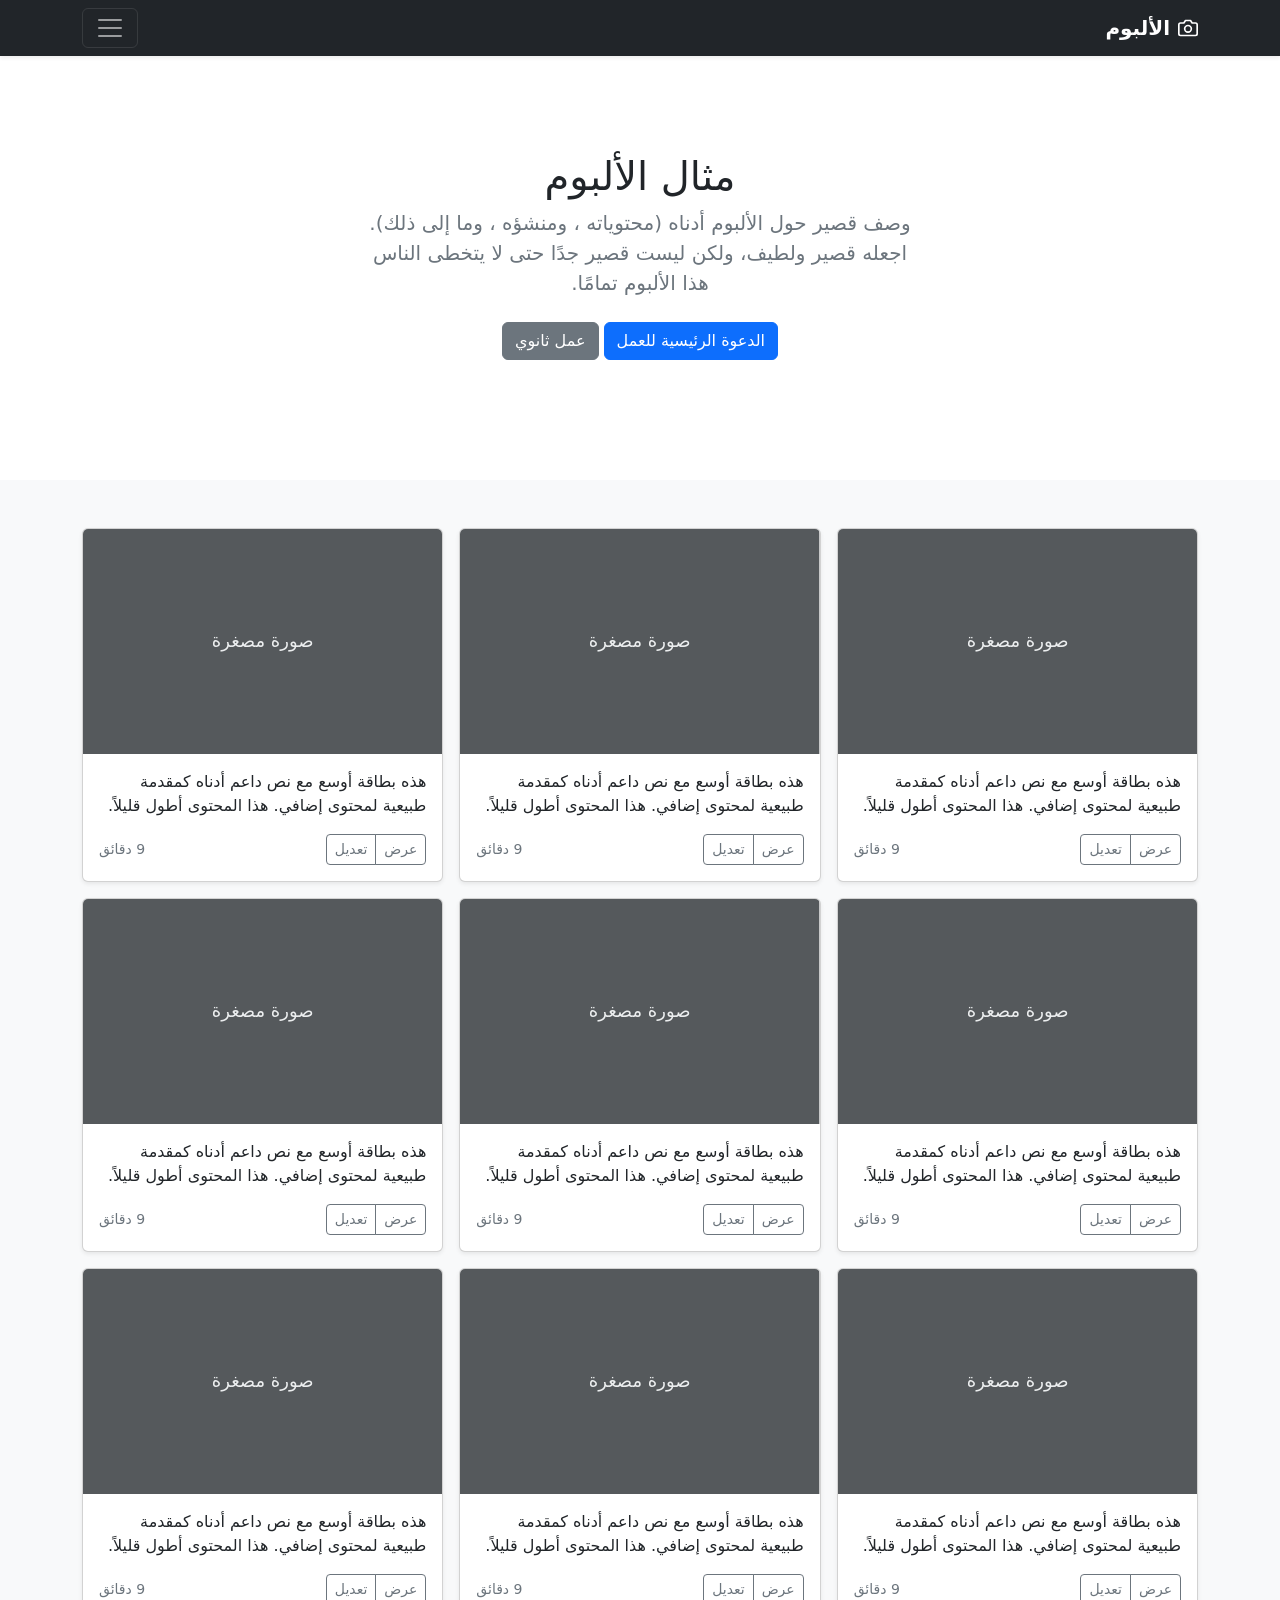
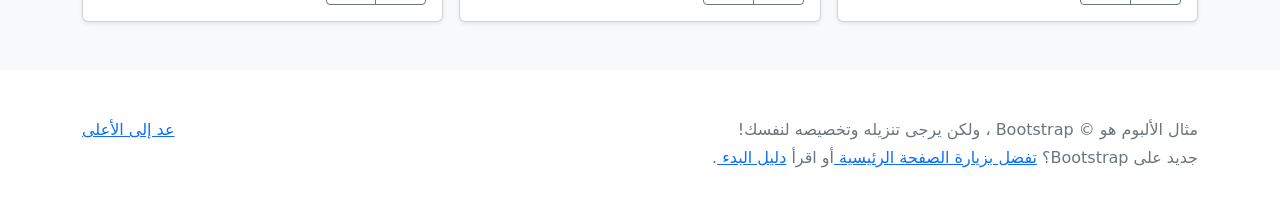
<file: lib/bootstrap-5.2.3-examples/album-rtl/index.html>
<!doctype html>
<html lang="ar" dir="rtl">
  <head>
    <meta charset="utf-8">
    <meta name="viewport" content="width=device-width, initial-scale=1">
    <meta name="description" content="">
    <meta name="author" content="Mark Otto, Jacob Thornton, and Bootstrap contributors">
    <meta name="generator" content="Hugo 0.104.2">
    <title>مثال الألبوم · Bootstrap v5.2</title>

    <link rel="canonical" href="https://getbootstrap.com/docs/5.2/examples/album-rtl/">

    

    

<link href="../assets/dist/css/bootstrap.rtl.min.css" rel="stylesheet">

    <style>
      .bd-placeholder-img {
        font-size: 1.125rem;
        text-anchor: middle;
        -webkit-user-select: none;
        -moz-user-select: none;
        user-select: none;
      }

      @media (min-width: 768px) {
        .bd-placeholder-img-lg {
          font-size: 3.5rem;
        }
      }

      .b-example-divider {
        height: 3rem;
        background-color: rgba(0, 0, 0, .1);
        border: solid rgba(0, 0, 0, .15);
        border-width: 1px 0;
        box-shadow: inset 0 .5em 1.5em rgba(0, 0, 0, .1), inset 0 .125em .5em rgba(0, 0, 0, .15);
      }

      .b-example-vr {
        flex-shrink: 0;
        width: 1.5rem;
        height: 100vh;
      }

      .bi {
        vertical-align: -.125em;
        fill: currentColor;
      }

      .nav-scroller {
        position: relative;
        z-index: 2;
        height: 2.75rem;
        overflow-y: hidden;
      }

      .nav-scroller .nav {
        display: flex;
        flex-wrap: nowrap;
        padding-bottom: 1rem;
        margin-top: -1px;
        overflow-x: auto;
        text-align: center;
        white-space: nowrap;
        -webkit-overflow-scrolling: touch;
      }
    </style>

    
  </head>
  <body>
    
<header>
  <div class="collapse bg-dark" id="navbarHeader">
    <div class="container">
      <div class="row">
        <div class="col-sm-8 col-md-7 py-4">
          <h4 class="text-white">حول</h4>
          <p class="text-muted">أضف بعض المعلومات حول الألبوم، المؤلف، أو أي سياق خلفية آخر. اجعلها بضع جمل حتى يتمكن الزوار من التقاط بعض التلميحات المفيدة. ثم اربطها ببعض مواقع التواصل الاجتماعي أو معلومات الاتصال.</p>
        </div>
        <div class="col-sm-4 offset-md-1 py-4">
          <h4 class="text-white">تواصل معي</h4>
          <ul class="list-unstyled">
            <li><a href="#" class="text-white">تابعني على تويتر</a></li>
            <li><a href="#" class="text-white">شاركني الإعجاب في فيسبوك</a></li>
            <li><a href="#" class="text-white">راسلني على البريد الإلكتروني</a></li>
          </ul>
        </div>
      </div>
    </div>
  </div>
  <div class="navbar navbar-dark bg-dark shadow-sm">
    <div class="container">
      <a href="#" class="navbar-brand d-flex align-items-center">
        <svg xmlns="http://www.w3.org/2000/svg" width="20" height="20" fill="none" stroke="currentColor" stroke-linecap="round" stroke-linejoin="round" stroke-width="2" aria-hidden="true" class="me-2" viewBox="0 0 24 24"><path d="M23 19a2 2 0 0 1-2 2H3a2 2 0 0 1-2-2V8a2 2 0 0 1 2-2h4l2-3h6l2 3h4a2 2 0 0 1 2 2z"/><circle cx="12" cy="13" r="4"/></svg>
        <strong>الألبوم</strong>
      </a>
      <button class="navbar-toggler" type="button" data-bs-toggle="collapse" data-bs-target="#navbarHeader" aria-controls="navbarHeader" aria-expanded="false" aria-label="تبديل التنقل">
        <span class="navbar-toggler-icon"></span>
      </button>
    </div>
  </div>
</header>

<main>

  <section class="py-5 text-center container">
    <div class="row py-lg-5">
      <div class="col-lg-6 col-md-8 mx-auto">
        <h1 class="fw-light">مثال الألبوم</h1>
        <p class="lead text-muted">وصف قصير حول الألبوم أدناه (محتوياته ، ومنشؤه ، وما إلى ذلك). اجعله قصير ولطيف، ولكن ليست قصير جدًا حتى لا يتخطى الناس هذا الألبوم تمامًا.</p>
        <p>
          <a href="#" class="btn btn-primary my-2">الدعوة الرئيسية للعمل</a>
          <a href="#" class="btn btn-secondary my-2">عمل ثانوي</a>
        </p>
      </div>
    </div>
  </section>

  <div class="album py-5 bg-light">
    <div class="container">

      <div class="row row-cols-1 row-cols-sm-2 row-cols-md-3 g-3">
        <div class="col">
          <div class="card shadow-sm">
            <svg class="bd-placeholder-img card-img-top" width="100%" height="225" xmlns="http://www.w3.org/2000/svg" role="img" aria-label="Placeholder: صورة مصغرة" preserveAspectRatio="xMidYMid slice" focusable="false"><title>Placeholder</title><rect width="100%" height="100%" fill="#55595c"/><text x="50%" y="50%" fill="#eceeef" dy=".3em">صورة مصغرة</text></svg>

            <div class="card-body">
              <p class="card-text">هذه بطاقة أوسع مع نص داعم أدناه كمقدمة طبيعية لمحتوى إضافي. هذا المحتوى أطول قليلاً.</p>
              <div class="d-flex justify-content-between align-items-center">
                <div class="btn-group">
                  <button type="button" class="btn btn-sm btn-outline-secondary">عرض</button>
                  <button type="button" class="btn btn-sm btn-outline-secondary">تعديل</button>
                </div>
                <small class="text-muted">9 دقائق</small>
              </div>
            </div>
          </div>
        </div>
        <div class="col">
          <div class="card shadow-sm">
            <svg class="bd-placeholder-img card-img-top" width="100%" height="225" xmlns="http://www.w3.org/2000/svg" role="img" aria-label="Placeholder: صورة مصغرة" preserveAspectRatio="xMidYMid slice" focusable="false"><title>Placeholder</title><rect width="100%" height="100%" fill="#55595c"/><text x="50%" y="50%" fill="#eceeef" dy=".3em">صورة مصغرة</text></svg>

            <div class="card-body">
              <p class="card-text">هذه بطاقة أوسع مع نص داعم أدناه كمقدمة طبيعية لمحتوى إضافي. هذا المحتوى أطول قليلاً.</p>
              <div class="d-flex justify-content-between align-items-center">
                <div class="btn-group">
                  <button type="button" class="btn btn-sm btn-outline-secondary">عرض</button>
                  <button type="button" class="btn btn-sm btn-outline-secondary">تعديل</button>
                </div>
                <small class="text-muted">9 دقائق</small>
              </div>
            </div>
          </div>
        </div>
        <div class="col">
          <div class="card shadow-sm">
            <svg class="bd-placeholder-img card-img-top" width="100%" height="225" xmlns="http://www.w3.org/2000/svg" role="img" aria-label="Placeholder: صورة مصغرة" preserveAspectRatio="xMidYMid slice" focusable="false"><title>Placeholder</title><rect width="100%" height="100%" fill="#55595c"/><text x="50%" y="50%" fill="#eceeef" dy=".3em">صورة مصغرة</text></svg>

            <div class="card-body">
              <p class="card-text">هذه بطاقة أوسع مع نص داعم أدناه كمقدمة طبيعية لمحتوى إضافي. هذا المحتوى أطول قليلاً.</p>
              <div class="d-flex justify-content-between align-items-center">
                <div class="btn-group">
                  <button type="button" class="btn btn-sm btn-outline-secondary">عرض</button>
                  <button type="button" class="btn btn-sm btn-outline-secondary">تعديل</button>
                </div>
                <small class="text-muted">9 دقائق</small>
              </div>
            </div>
          </div>
        </div>

        <div class="col">
          <div class="card shadow-sm">
            <svg class="bd-placeholder-img card-img-top" width="100%" height="225" xmlns="http://www.w3.org/2000/svg" role="img" aria-label="Placeholder: صورة مصغرة" preserveAspectRatio="xMidYMid slice" focusable="false"><title>Placeholder</title><rect width="100%" height="100%" fill="#55595c"/><text x="50%" y="50%" fill="#eceeef" dy=".3em">صورة مصغرة</text></svg>

            <div class="card-body">
              <p class="card-text">هذه بطاقة أوسع مع نص داعم أدناه كمقدمة طبيعية لمحتوى إضافي. هذا المحتوى أطول قليلاً.</p>
              <div class="d-flex justify-content-between align-items-center">
                <div class="btn-group">
                  <button type="button" class="btn btn-sm btn-outline-secondary">عرض</button>
                  <button type="button" class="btn btn-sm btn-outline-secondary">تعديل</button>
                </div>
                <small class="text-muted">9 دقائق</small>
              </div>
            </div>
          </div>
        </div>
        <div class="col">
          <div class="card shadow-sm">
            <svg class="bd-placeholder-img card-img-top" width="100%" height="225" xmlns="http://www.w3.org/2000/svg" role="img" aria-label="Placeholder: صورة مصغرة" preserveAspectRatio="xMidYMid slice" focusable="false"><title>Placeholder</title><rect width="100%" height="100%" fill="#55595c"/><text x="50%" y="50%" fill="#eceeef" dy=".3em">صورة مصغرة</text></svg>

            <div class="card-body">
              <p class="card-text">هذه بطاقة أوسع مع نص داعم أدناه كمقدمة طبيعية لمحتوى إضافي. هذا المحتوى أطول قليلاً.</p>
              <div class="d-flex justify-content-between align-items-center">
                <div class="btn-group">
                  <button type="button" class="btn btn-sm btn-outline-secondary">عرض</button>
                  <button type="button" class="btn btn-sm btn-outline-secondary">تعديل</button>
                </div>
                <small class="text-muted">9 دقائق</small>
              </div>
            </div>
          </div>
        </div>
        <div class="col">
          <div class="card shadow-sm">
            <svg class="bd-placeholder-img card-img-top" width="100%" height="225" xmlns="http://www.w3.org/2000/svg" role="img" aria-label="Placeholder: صورة مصغرة" preserveAspectRatio="xMidYMid slice" focusable="false"><title>Placeholder</title><rect width="100%" height="100%" fill="#55595c"/><text x="50%" y="50%" fill="#eceeef" dy=".3em">صورة مصغرة</text></svg>

            <div class="card-body">
              <p class="card-text">هذه بطاقة أوسع مع نص داعم أدناه كمقدمة طبيعية لمحتوى إضافي. هذا المحتوى أطول قليلاً.</p>
              <div class="d-flex justify-content-between align-items-center">
                <div class="btn-group">
                  <button type="button" class="btn btn-sm btn-outline-secondary">عرض</button>
                  <button type="button" class="btn btn-sm btn-outline-secondary">تعديل</button>
                </div>
                <small class="text-muted">9 دقائق</small>
              </div>
            </div>
          </div>
        </div>

        <div class="col">
          <div class="card shadow-sm">
            <svg class="bd-placeholder-img card-img-top" width="100%" height="225" xmlns="http://www.w3.org/2000/svg" role="img" aria-label="Placeholder: صورة مصغرة" preserveAspectRatio="xMidYMid slice" focusable="false"><title>Placeholder</title><rect width="100%" height="100%" fill="#55595c"/><text x="50%" y="50%" fill="#eceeef" dy=".3em">صورة مصغرة</text></svg>

            <div class="card-body">
              <p class="card-text">هذه بطاقة أوسع مع نص داعم أدناه كمقدمة طبيعية لمحتوى إضافي. هذا المحتوى أطول قليلاً.</p>
              <div class="d-flex justify-content-between align-items-center">
                <div class="btn-group">
                  <button type="button" class="btn btn-sm btn-outline-secondary">عرض</button>
                  <button type="button" class="btn btn-sm btn-outline-secondary">تعديل</button>
                </div>
                <small class="text-muted">9 دقائق</small>
              </div>
            </div>
          </div>
        </div>
        <div class="col">
          <div class="card shadow-sm">
            <svg class="bd-placeholder-img card-img-top" width="100%" height="225" xmlns="http://www.w3.org/2000/svg" role="img" aria-label="Placeholder: صورة مصغرة" preserveAspectRatio="xMidYMid slice" focusable="false"><title>Placeholder</title><rect width="100%" height="100%" fill="#55595c"/><text x="50%" y="50%" fill="#eceeef" dy=".3em">صورة مصغرة</text></svg>

            <div class="card-body">
              <p class="card-text">هذه بطاقة أوسع مع نص داعم أدناه كمقدمة طبيعية لمحتوى إضافي. هذا المحتوى أطول قليلاً.</p>
              <div class="d-flex justify-content-between align-items-center">
                <div class="btn-group">
                  <button type="button" class="btn btn-sm btn-outline-secondary">عرض</button>
                  <button type="button" class="btn btn-sm btn-outline-secondary">تعديل</button>
                </div>
                <small class="text-muted">9 دقائق</small>
              </div>
            </div>
          </div>
        </div>
        <div class="col">
          <div class="card shadow-sm">
            <svg class="bd-placeholder-img card-img-top" width="100%" height="225" xmlns="http://www.w3.org/2000/svg" role="img" aria-label="Placeholder: صورة مصغرة" preserveAspectRatio="xMidYMid slice" focusable="false"><title>Placeholder</title><rect width="100%" height="100%" fill="#55595c"/><text x="50%" y="50%" fill="#eceeef" dy=".3em">صورة مصغرة</text></svg>

            <div class="card-body">
              <p class="card-text">هذه بطاقة أوسع مع نص داعم أدناه كمقدمة طبيعية لمحتوى إضافي. هذا المحتوى أطول قليلاً.</p>
              <div class="d-flex justify-content-between align-items-center">
                <div class="btn-group">
                  <button type="button" class="btn btn-sm btn-outline-secondary">عرض</button>
                  <button type="button" class="btn btn-sm btn-outline-secondary">تعديل</button>
                </div>
                <small class="text-muted">9 دقائق</small>
              </div>
            </div>
          </div>
        </div>
      </div>
    </div>
  </div>

</main>

<footer class="text-muted py-5">
  <div class="container">
    <p class="float-end mb-1">
      <a href="#">عد إلى الأعلى</a>
    </p>
    <p class="mb-1">مثال الألبوم هو © Bootstrap ، ولكن يرجى تنزيله وتخصيصه لنفسك!</p>
    <p class="mb-0">جديد على Bootstrap؟ <a href="/"> تفضل بزيارة الصفحة الرئيسية </a> أو اقرأ <a href="../getting-started/introduction/ "> دليل البدء </a>.</p>
  </div>
</footer>


    <script src="../assets/dist/js/bootstrap.bundle.min.js"></script>

      
  </body>
</html>
</file>
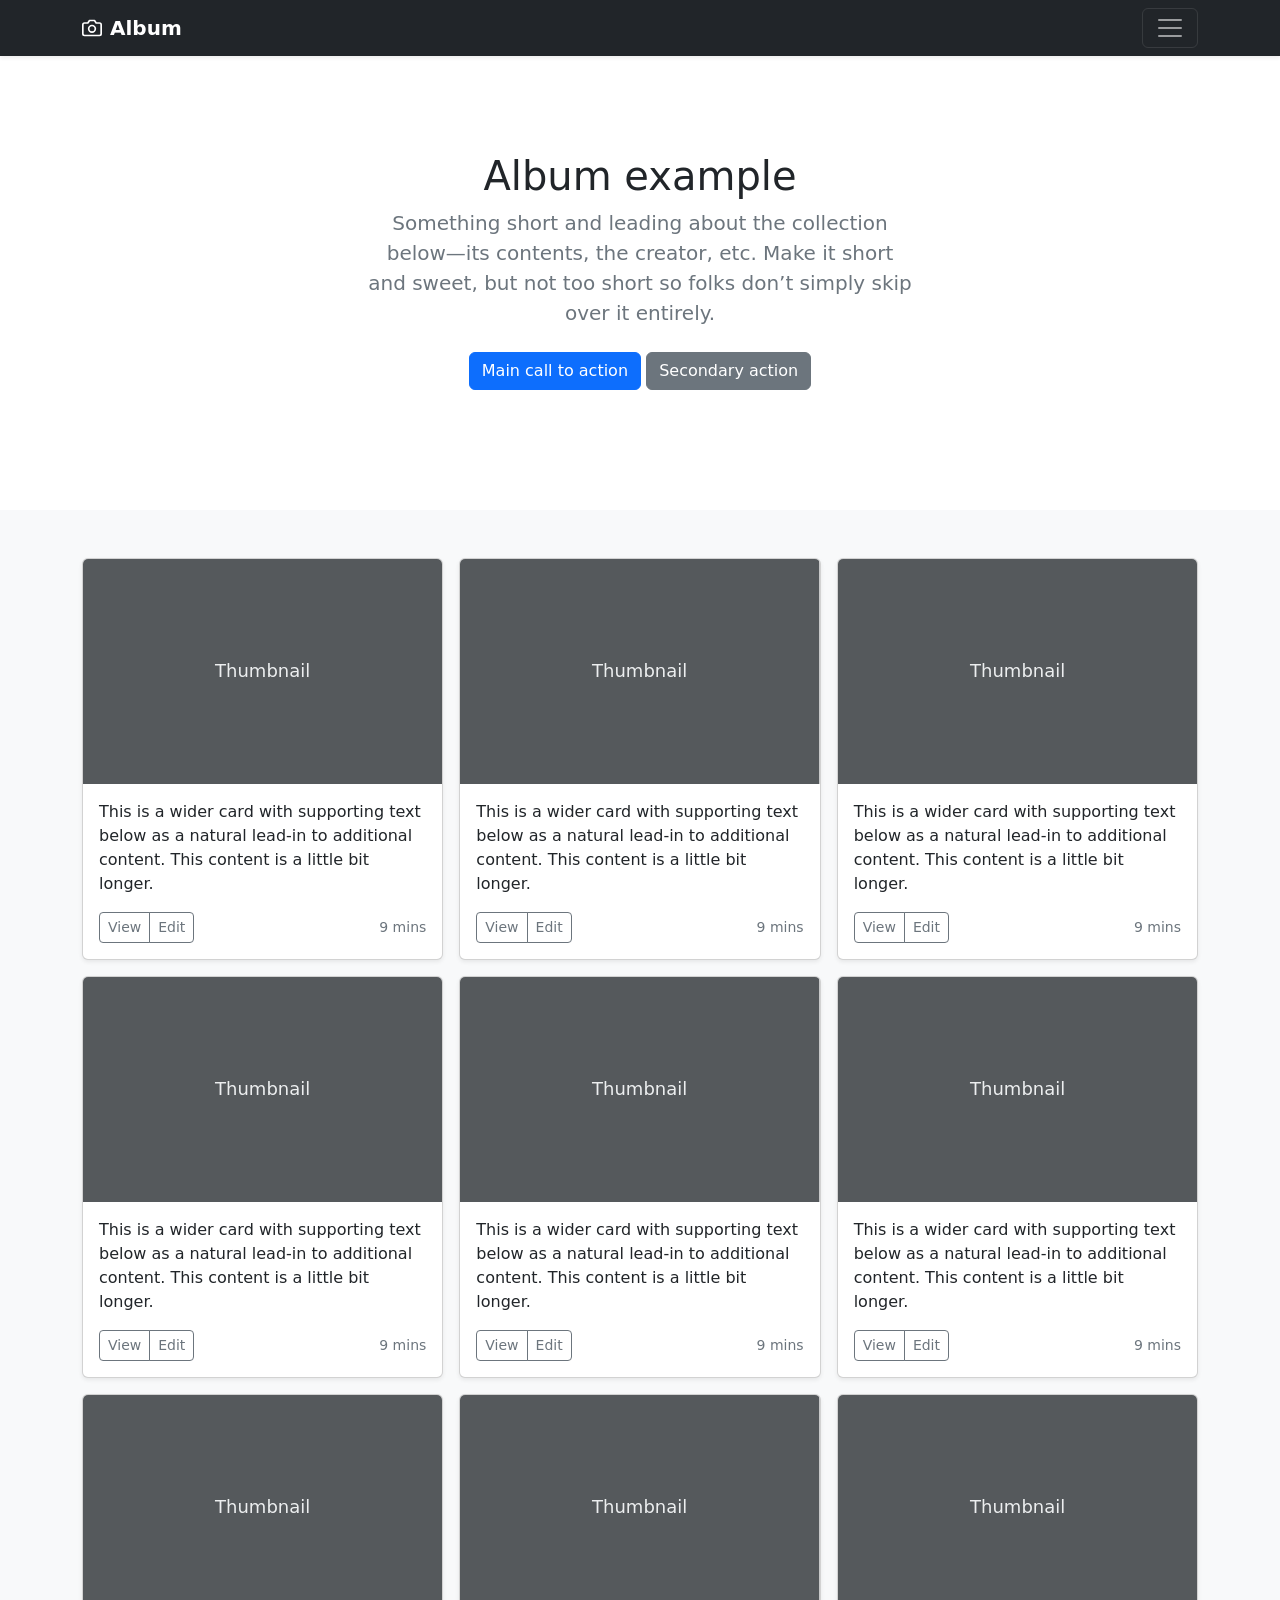
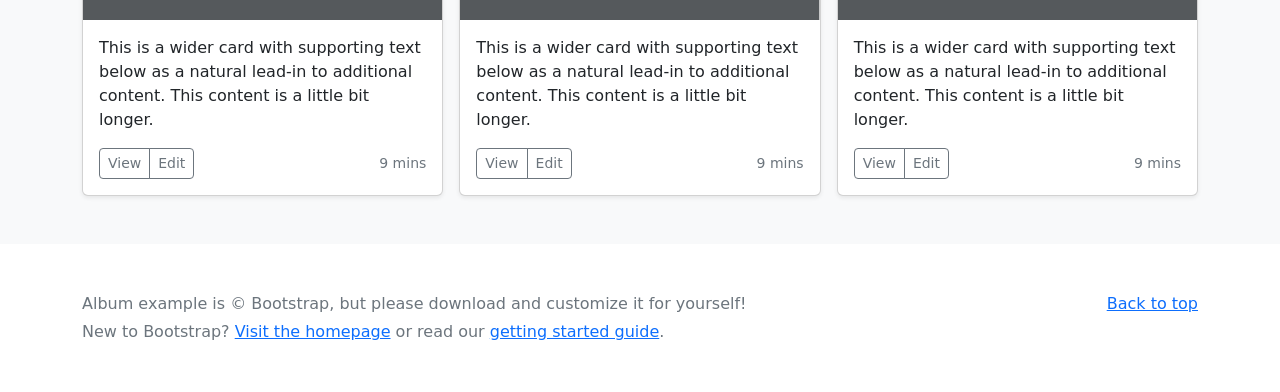
<file: lib/bootstrap-5.2.3-examples/album/index.html>
<!doctype html>
<html lang="en">
  <head>
    <meta charset="utf-8">
    <meta name="viewport" content="width=device-width, initial-scale=1">
    <meta name="description" content="">
    <meta name="author" content="Mark Otto, Jacob Thornton, and Bootstrap contributors">
    <meta name="generator" content="Hugo 0.104.2">
    <title>Album example · Bootstrap v5.2</title>

    <link rel="canonical" href="https://getbootstrap.com/docs/5.2/examples/album/">

    

    

<link href="../assets/dist/css/bootstrap.min.css" rel="stylesheet">

    <style>
      .bd-placeholder-img {
        font-size: 1.125rem;
        text-anchor: middle;
        -webkit-user-select: none;
        -moz-user-select: none;
        user-select: none;
      }

      @media (min-width: 768px) {
        .bd-placeholder-img-lg {
          font-size: 3.5rem;
        }
      }

      .b-example-divider {
        height: 3rem;
        background-color: rgba(0, 0, 0, .1);
        border: solid rgba(0, 0, 0, .15);
        border-width: 1px 0;
        box-shadow: inset 0 .5em 1.5em rgba(0, 0, 0, .1), inset 0 .125em .5em rgba(0, 0, 0, .15);
      }

      .b-example-vr {
        flex-shrink: 0;
        width: 1.5rem;
        height: 100vh;
      }

      .bi {
        vertical-align: -.125em;
        fill: currentColor;
      }

      .nav-scroller {
        position: relative;
        z-index: 2;
        height: 2.75rem;
        overflow-y: hidden;
      }

      .nav-scroller .nav {
        display: flex;
        flex-wrap: nowrap;
        padding-bottom: 1rem;
        margin-top: -1px;
        overflow-x: auto;
        text-align: center;
        white-space: nowrap;
        -webkit-overflow-scrolling: touch;
      }
    </style>

    
  </head>
  <body>
    
<header>
  <div class="collapse bg-dark" id="navbarHeader">
    <div class="container">
      <div class="row">
        <div class="col-sm-8 col-md-7 py-4">
          <h4 class="text-white">About</h4>
          <p class="text-muted">Add some information about the album below, the author, or any other background context. Make it a few sentences long so folks can pick up some informative tidbits. Then, link them off to some social networking sites or contact information.</p>
        </div>
        <div class="col-sm-4 offset-md-1 py-4">
          <h4 class="text-white">Contact</h4>
          <ul class="list-unstyled">
            <li><a href="#" class="text-white">Follow on Twitter</a></li>
            <li><a href="#" class="text-white">Like on Facebook</a></li>
            <li><a href="#" class="text-white">Email me</a></li>
          </ul>
        </div>
      </div>
    </div>
  </div>
  <div class="navbar navbar-dark bg-dark shadow-sm">
    <div class="container">
      <a href="#" class="navbar-brand d-flex align-items-center">
        <svg xmlns="http://www.w3.org/2000/svg" width="20" height="20" fill="none" stroke="currentColor" stroke-linecap="round" stroke-linejoin="round" stroke-width="2" aria-hidden="true" class="me-2" viewBox="0 0 24 24"><path d="M23 19a2 2 0 0 1-2 2H3a2 2 0 0 1-2-2V8a2 2 0 0 1 2-2h4l2-3h6l2 3h4a2 2 0 0 1 2 2z"/><circle cx="12" cy="13" r="4"/></svg>
        <strong>Album</strong>
      </a>
      <button class="navbar-toggler" type="button" data-bs-toggle="collapse" data-bs-target="#navbarHeader" aria-controls="navbarHeader" aria-expanded="false" aria-label="Toggle navigation">
        <span class="navbar-toggler-icon"></span>
      </button>
    </div>
  </div>
</header>

<main>

  <section class="py-5 text-center container">
    <div class="row py-lg-5">
      <div class="col-lg-6 col-md-8 mx-auto">
        <h1 class="fw-light">Album example</h1>
        <p class="lead text-muted">Something short and leading about the collection below—its contents, the creator, etc. Make it short and sweet, but not too short so folks don’t simply skip over it entirely.</p>
        <p>
          <a href="#" class="btn btn-primary my-2">Main call to action</a>
          <a href="#" class="btn btn-secondary my-2">Secondary action</a>
        </p>
      </div>
    </div>
  </section>

  <div class="album py-5 bg-light">
    <div class="container">

      <div class="row row-cols-1 row-cols-sm-2 row-cols-md-3 g-3">
        <div class="col">
          <div class="card shadow-sm">
            <svg class="bd-placeholder-img card-img-top" width="100%" height="225" xmlns="http://www.w3.org/2000/svg" role="img" aria-label="Placeholder: Thumbnail" preserveAspectRatio="xMidYMid slice" focusable="false"><title>Placeholder</title><rect width="100%" height="100%" fill="#55595c"/><text x="50%" y="50%" fill="#eceeef" dy=".3em">Thumbnail</text></svg>

            <div class="card-body">
              <p class="card-text">This is a wider card with supporting text below as a natural lead-in to additional content. This content is a little bit longer.</p>
              <div class="d-flex justify-content-between align-items-center">
                <div class="btn-group">
                  <button type="button" class="btn btn-sm btn-outline-secondary">View</button>
                  <button type="button" class="btn btn-sm btn-outline-secondary">Edit</button>
                </div>
                <small class="text-muted">9 mins</small>
              </div>
            </div>
          </div>
        </div>
        <div class="col">
          <div class="card shadow-sm">
            <svg class="bd-placeholder-img card-img-top" width="100%" height="225" xmlns="http://www.w3.org/2000/svg" role="img" aria-label="Placeholder: Thumbnail" preserveAspectRatio="xMidYMid slice" focusable="false"><title>Placeholder</title><rect width="100%" height="100%" fill="#55595c"/><text x="50%" y="50%" fill="#eceeef" dy=".3em">Thumbnail</text></svg>

            <div class="card-body">
              <p class="card-text">This is a wider card with supporting text below as a natural lead-in to additional content. This content is a little bit longer.</p>
              <div class="d-flex justify-content-between align-items-center">
                <div class="btn-group">
                  <button type="button" class="btn btn-sm btn-outline-secondary">View</button>
                  <button type="button" class="btn btn-sm btn-outline-secondary">Edit</button>
                </div>
                <small class="text-muted">9 mins</small>
              </div>
            </div>
          </div>
        </div>
        <div class="col">
          <div class="card shadow-sm">
            <svg class="bd-placeholder-img card-img-top" width="100%" height="225" xmlns="http://www.w3.org/2000/svg" role="img" aria-label="Placeholder: Thumbnail" preserveAspectRatio="xMidYMid slice" focusable="false"><title>Placeholder</title><rect width="100%" height="100%" fill="#55595c"/><text x="50%" y="50%" fill="#eceeef" dy=".3em">Thumbnail</text></svg>

            <div class="card-body">
              <p class="card-text">This is a wider card with supporting text below as a natural lead-in to additional content. This content is a little bit longer.</p>
              <div class="d-flex justify-content-between align-items-center">
                <div class="btn-group">
                  <button type="button" class="btn btn-sm btn-outline-secondary">View</button>
                  <button type="button" class="btn btn-sm btn-outline-secondary">Edit</button>
                </div>
                <small class="text-muted">9 mins</small>
              </div>
            </div>
          </div>
        </div>

        <div class="col">
          <div class="card shadow-sm">
            <svg class="bd-placeholder-img card-img-top" width="100%" height="225" xmlns="http://www.w3.org/2000/svg" role="img" aria-label="Placeholder: Thumbnail" preserveAspectRatio="xMidYMid slice" focusable="false"><title>Placeholder</title><rect width="100%" height="100%" fill="#55595c"/><text x="50%" y="50%" fill="#eceeef" dy=".3em">Thumbnail</text></svg>

            <div class="card-body">
              <p class="card-text">This is a wider card with supporting text below as a natural lead-in to additional content. This content is a little bit longer.</p>
              <div class="d-flex justify-content-between align-items-center">
                <div class="btn-group">
                  <button type="button" class="btn btn-sm btn-outline-secondary">View</button>
                  <button type="button" class="btn btn-sm btn-outline-secondary">Edit</button>
                </div>
                <small class="text-muted">9 mins</small>
              </div>
            </div>
          </div>
        </div>
        <div class="col">
          <div class="card shadow-sm">
            <svg class="bd-placeholder-img card-img-top" width="100%" height="225" xmlns="http://www.w3.org/2000/svg" role="img" aria-label="Placeholder: Thumbnail" preserveAspectRatio="xMidYMid slice" focusable="false"><title>Placeholder</title><rect width="100%" height="100%" fill="#55595c"/><text x="50%" y="50%" fill="#eceeef" dy=".3em">Thumbnail</text></svg>

            <div class="card-body">
              <p class="card-text">This is a wider card with supporting text below as a natural lead-in to additional content. This content is a little bit longer.</p>
              <div class="d-flex justify-content-between align-items-center">
                <div class="btn-group">
                  <button type="button" class="btn btn-sm btn-outline-secondary">View</button>
                  <button type="button" class="btn btn-sm btn-outline-secondary">Edit</button>
                </div>
                <small class="text-muted">9 mins</small>
              </div>
            </div>
          </div>
        </div>
        <div class="col">
          <div class="card shadow-sm">
            <svg class="bd-placeholder-img card-img-top" width="100%" height="225" xmlns="http://www.w3.org/2000/svg" role="img" aria-label="Placeholder: Thumbnail" preserveAspectRatio="xMidYMid slice" focusable="false"><title>Placeholder</title><rect width="100%" height="100%" fill="#55595c"/><text x="50%" y="50%" fill="#eceeef" dy=".3em">Thumbnail</text></svg>

            <div class="card-body">
              <p class="card-text">This is a wider card with supporting text below as a natural lead-in to additional content. This content is a little bit longer.</p>
              <div class="d-flex justify-content-between align-items-center">
                <div class="btn-group">
                  <button type="button" class="btn btn-sm btn-outline-secondary">View</button>
                  <button type="button" class="btn btn-sm btn-outline-secondary">Edit</button>
                </div>
                <small class="text-muted">9 mins</small>
              </div>
            </div>
          </div>
        </div>

        <div class="col">
          <div class="card shadow-sm">
            <svg class="bd-placeholder-img card-img-top" width="100%" height="225" xmlns="http://www.w3.org/2000/svg" role="img" aria-label="Placeholder: Thumbnail" preserveAspectRatio="xMidYMid slice" focusable="false"><title>Placeholder</title><rect width="100%" height="100%" fill="#55595c"/><text x="50%" y="50%" fill="#eceeef" dy=".3em">Thumbnail</text></svg>

            <div class="card-body">
              <p class="card-text">This is a wider card with supporting text below as a natural lead-in to additional content. This content is a little bit longer.</p>
              <div class="d-flex justify-content-between align-items-center">
                <div class="btn-group">
                  <button type="button" class="btn btn-sm btn-outline-secondary">View</button>
                  <button type="button" class="btn btn-sm btn-outline-secondary">Edit</button>
                </div>
                <small class="text-muted">9 mins</small>
              </div>
            </div>
          </div>
        </div>
        <div class="col">
          <div class="card shadow-sm">
            <svg class="bd-placeholder-img card-img-top" width="100%" height="225" xmlns="http://www.w3.org/2000/svg" role="img" aria-label="Placeholder: Thumbnail" preserveAspectRatio="xMidYMid slice" focusable="false"><title>Placeholder</title><rect width="100%" height="100%" fill="#55595c"/><text x="50%" y="50%" fill="#eceeef" dy=".3em">Thumbnail</text></svg>

            <div class="card-body">
              <p class="card-text">This is a wider card with supporting text below as a natural lead-in to additional content. This content is a little bit longer.</p>
              <div class="d-flex justify-content-between align-items-center">
                <div class="btn-group">
                  <button type="button" class="btn btn-sm btn-outline-secondary">View</button>
                  <button type="button" class="btn btn-sm btn-outline-secondary">Edit</button>
                </div>
                <small class="text-muted">9 mins</small>
              </div>
            </div>
          </div>
        </div>
        <div class="col">
          <div class="card shadow-sm">
            <svg class="bd-placeholder-img card-img-top" width="100%" height="225" xmlns="http://www.w3.org/2000/svg" role="img" aria-label="Placeholder: Thumbnail" preserveAspectRatio="xMidYMid slice" focusable="false"><title>Placeholder</title><rect width="100%" height="100%" fill="#55595c"/><text x="50%" y="50%" fill="#eceeef" dy=".3em">Thumbnail</text></svg>

            <div class="card-body">
              <p class="card-text">This is a wider card with supporting text below as a natural lead-in to additional content. This content is a little bit longer.</p>
              <div class="d-flex justify-content-between align-items-center">
                <div class="btn-group">
                  <button type="button" class="btn btn-sm btn-outline-secondary">View</button>
                  <button type="button" class="btn btn-sm btn-outline-secondary">Edit</button>
                </div>
                <small class="text-muted">9 mins</small>
              </div>
            </div>
          </div>
        </div>
      </div>
    </div>
  </div>

</main>

<footer class="text-muted py-5">
  <div class="container">
    <p class="float-end mb-1">
      <a href="#">Back to top</a>
    </p>
    <p class="mb-1">Album example is &copy; Bootstrap, but please download and customize it for yourself!</p>
    <p class="mb-0">New to Bootstrap? <a href="/">Visit the homepage</a> or read our <a href="../getting-started/introduction/">getting started guide</a>.</p>
  </div>
</footer>


    <script src="../assets/dist/js/bootstrap.bundle.min.js"></script>

      
  </body>
</html>
</file>
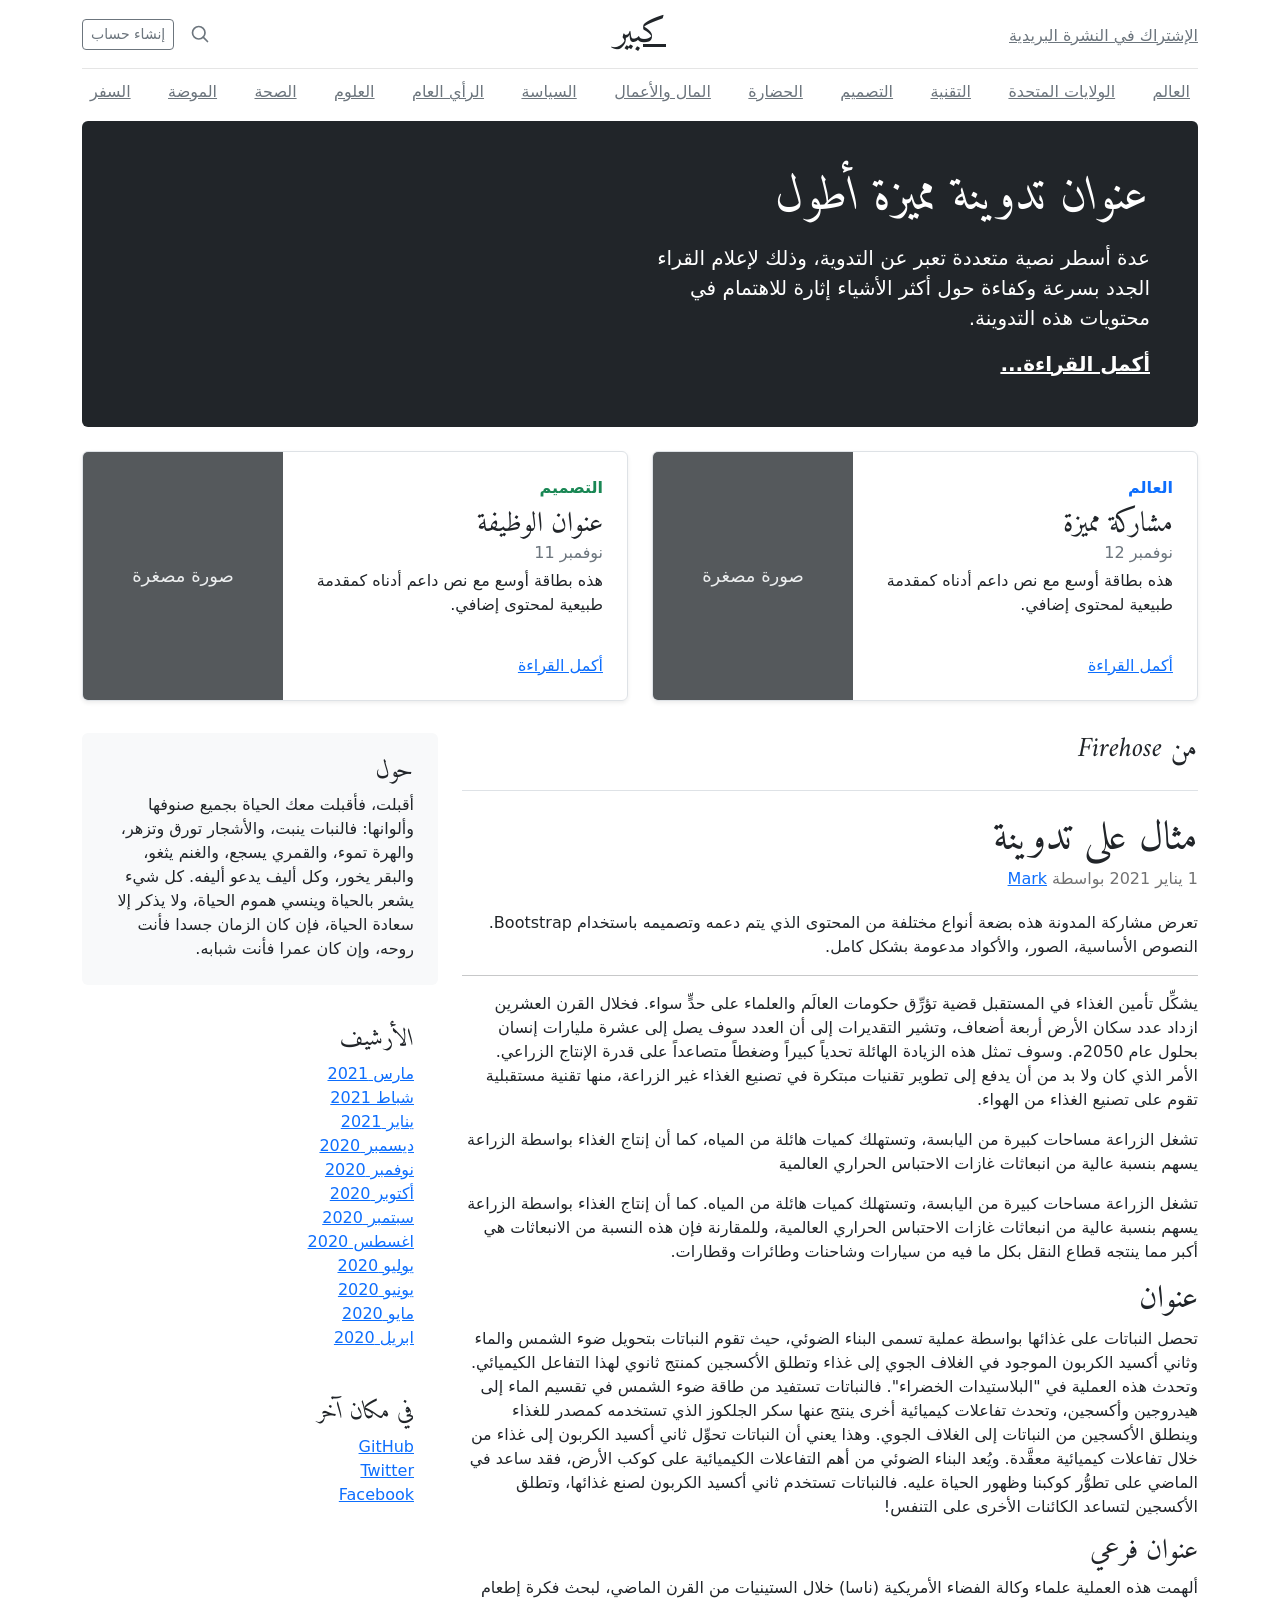
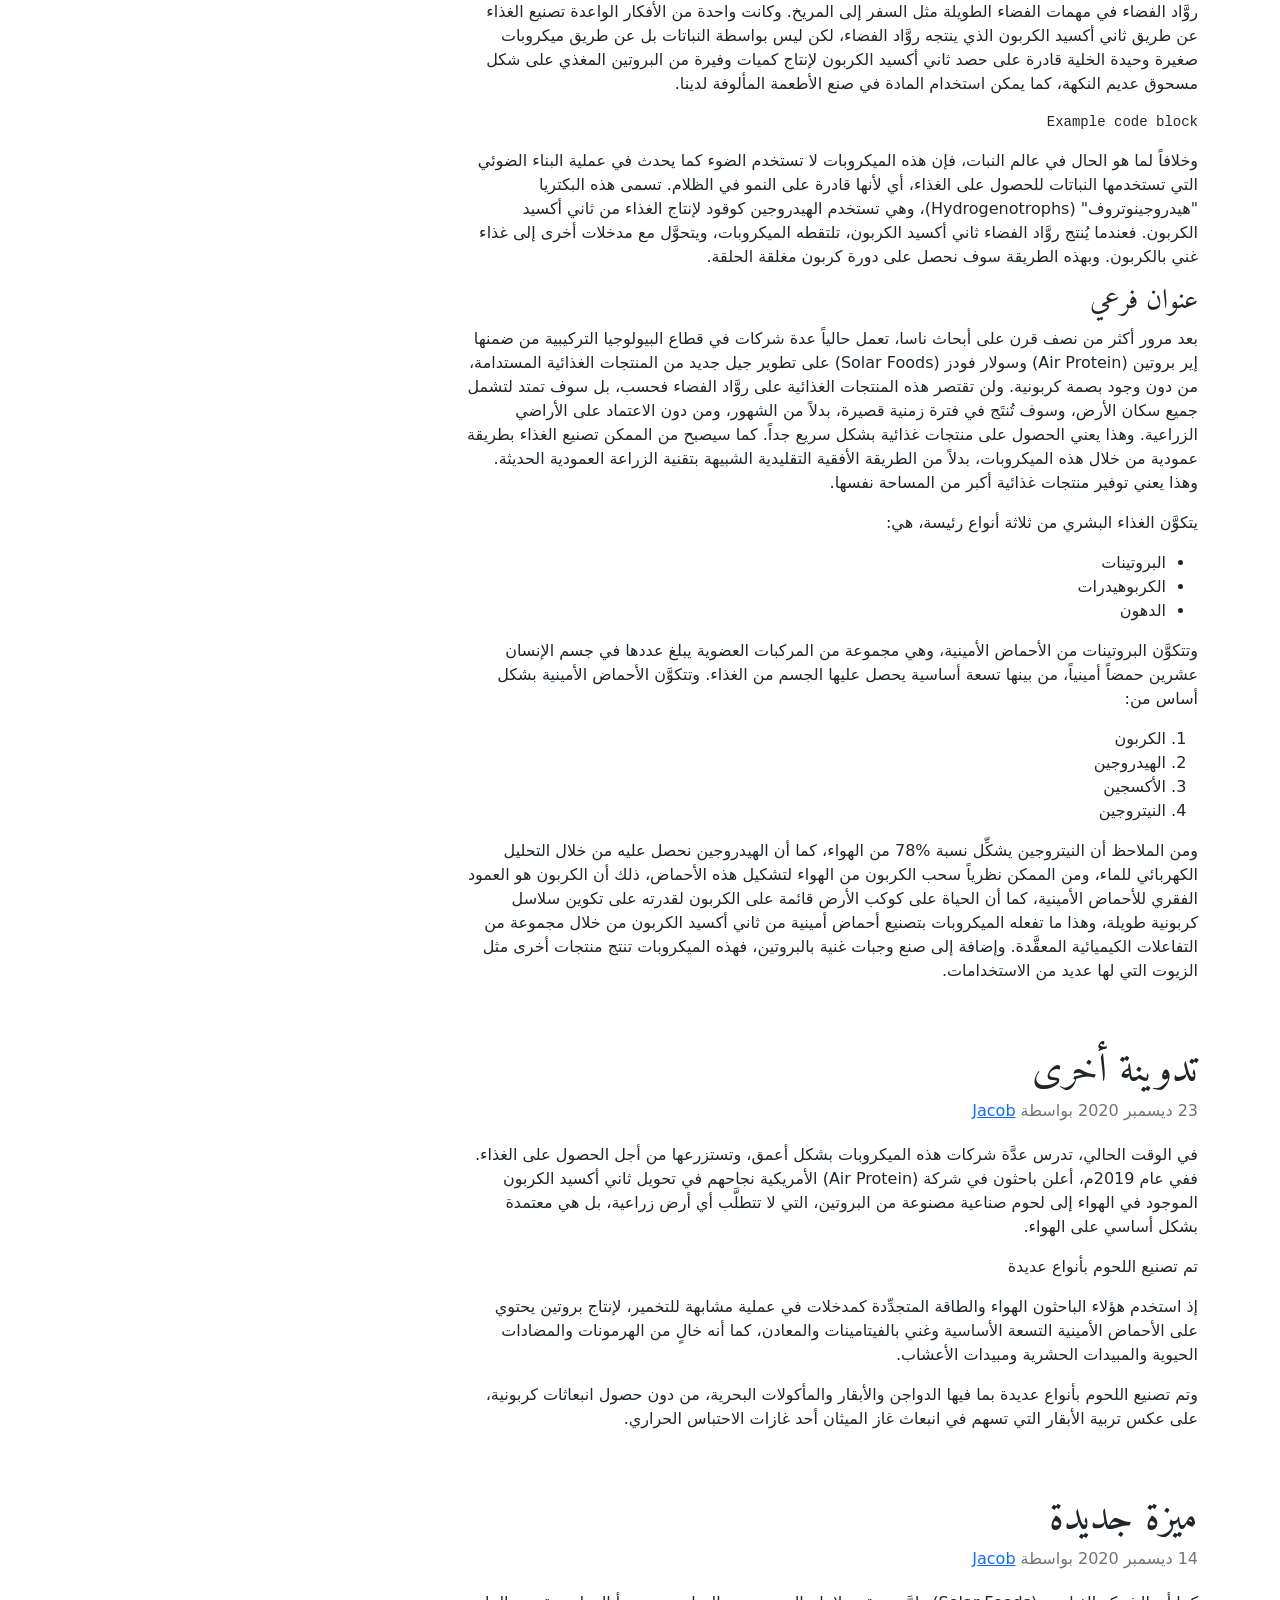
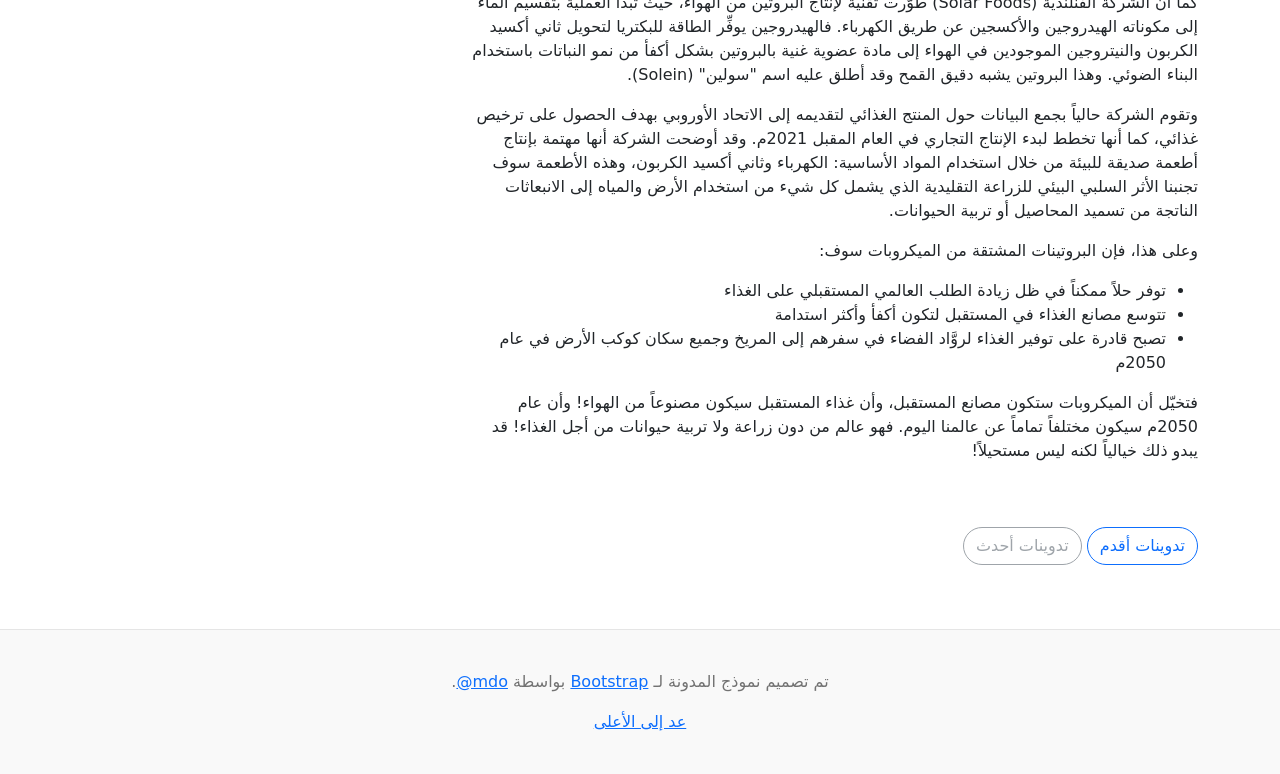
<file: lib/bootstrap-5.2.3-examples/blog-rtl/index.html>
<!doctype html>
<html lang="ar" dir="rtl">
  <head>
    <meta charset="utf-8">
    <meta name="viewport" content="width=device-width, initial-scale=1">
    <meta name="description" content="">
    <meta name="author" content="Mark Otto, Jacob Thornton, and Bootstrap contributors">
    <meta name="generator" content="Hugo 0.104.2">
    <title>قالب المدونة · Bootstrap v5.2</title>

    <link rel="canonical" href="https://getbootstrap.com/docs/5.2/examples/blog-rtl/">

    

    

<link href="../assets/dist/css/bootstrap.rtl.min.css" rel="stylesheet">

    <style>
      .bd-placeholder-img {
        font-size: 1.125rem;
        text-anchor: middle;
        -webkit-user-select: none;
        -moz-user-select: none;
        user-select: none;
      }

      @media (min-width: 768px) {
        .bd-placeholder-img-lg {
          font-size: 3.5rem;
        }
      }

      .b-example-divider {
        height: 3rem;
        background-color: rgba(0, 0, 0, .1);
        border: solid rgba(0, 0, 0, .15);
        border-width: 1px 0;
        box-shadow: inset 0 .5em 1.5em rgba(0, 0, 0, .1), inset 0 .125em .5em rgba(0, 0, 0, .15);
      }

      .b-example-vr {
        flex-shrink: 0;
        width: 1.5rem;
        height: 100vh;
      }

      .bi {
        vertical-align: -.125em;
        fill: currentColor;
      }

      .nav-scroller {
        position: relative;
        z-index: 2;
        height: 2.75rem;
        overflow-y: hidden;
      }

      .nav-scroller .nav {
        display: flex;
        flex-wrap: nowrap;
        padding-bottom: 1rem;
        margin-top: -1px;
        overflow-x: auto;
        text-align: center;
        white-space: nowrap;
        -webkit-overflow-scrolling: touch;
      }
    </style>

    
    <!-- Custom styles for this template -->
    <link href="https://fonts.googleapis.com/css?family=Amiri:wght@400;700&amp;display=swap" rel="stylesheet">
    <!-- Custom styles for this template -->
    <link href="../blog/blog.rtl.css" rel="stylesheet">
  </head>
  <body>
    
<div class="container">
  <header class="blog-header lh-1 py-3">
    <div class="row flex-nowrap justify-content-between align-items-center">
      <div class="col-4 pt-1">
        <a class="link-secondary" href="#">الإشتراك في النشرة البريدية</a>
      </div>
      <div class="col-4 text-center">
        <a class="blog-header-logo text-dark" href="#">كبير</a>
      </div>
      <div class="col-4 d-flex justify-content-end align-items-center">
        <a class="link-secondary" href="#" aria-label="بحث">
          <svg xmlns="http://www.w3.org/2000/svg" width="20" height="20" fill="none" stroke="currentColor" stroke-linecap="round" stroke-linejoin="round" stroke-width="2" class="mx-3" role="img" viewBox="0 0 24 24"><title>بحث</title><circle cx="10.5" cy="10.5" r="7.5"/><path d="M21 21l-5.2-5.2"/></svg>
        </a>
        <a class="btn btn-sm btn-outline-secondary" href="#">إنشاء حساب</a>
      </div>
    </div>
  </header>

  <div class="nav-scroller py-1 mb-2">
    <nav class="nav d-flex justify-content-between">
      <a class="p-2 link-secondary" href="#">العالم</a>
      <a class="p-2 link-secondary" href="#">الولايات المتحدة</a>
      <a class="p-2 link-secondary" href="#">التقنية</a>
      <a class="p-2 link-secondary" href="#">التصميم</a>
      <a class="p-2 link-secondary" href="#">الحضارة</a>
      <a class="p-2 link-secondary" href="#">المال والأعمال</a>
      <a class="p-2 link-secondary" href="#">السياسة</a>
      <a class="p-2 link-secondary" href="#">الرأي العام</a>
      <a class="p-2 link-secondary" href="#">العلوم</a>
      <a class="p-2 link-secondary" href="#">الصحة</a>
      <a class="p-2 link-secondary" href="#">الموضة</a>
      <a class="p-2 link-secondary" href="#">السفر</a>
    </nav>
  </div>
</div>

<main class="container">
  <div class="p-4 p-md-5 mb-4 rounded text-bg-dark">
    <div class="col-md-6 px-0">
      <h1 class="display-4 fst-italic">عنوان تدوينة مميزة أطول</h1>
      <p class="lead my-3">عدة أسطر نصية متعددة تعبر عن التدوية، وذلك لإعلام القراء الجدد بسرعة وكفاءة حول أكثر الأشياء إثارة للاهتمام في محتويات هذه التدوينة.</p>
      <p class="lead mb-0"><a href="#" class="text-white fw-bold">أكمل القراءة...</a></p>
    </div>
  </div>

  <div class="row mb-2">
    <div class="col-md-6">
      <div class="row g-0 border rounded overflow-hidden flex-md-row mb-4 shadow-sm h-md-250 position-relative">
        <div class="col p-4 d-flex flex-column position-static">
          <strong class="d-inline-block mb-2 text-primary">العالم</strong>
          <h3 class="mb-0">مشاركة مميزة</h3>
          <div class="mb-1 text-muted">نوفمبر 12</div>
          <p class="card-text mb-auto">هذه بطاقة أوسع مع نص داعم أدناه كمقدمة طبيعية لمحتوى إضافي.</p>
          <a href="#" class="stretched-link">أكمل القراءة</a>
        </div>
        <div class="col-auto d-none d-lg-block">
          <svg class="bd-placeholder-img" width="200" height="250" xmlns="http://www.w3.org/2000/svg" role="img" aria-label="Placeholder: صورة مصغرة" preserveAspectRatio="xMidYMid slice" focusable="false"><title>Placeholder</title><rect width="100%" height="100%" fill="#55595c"/><text x="50%" y="50%" fill="#eceeef" dy=".3em">صورة مصغرة</text></svg>

        </div>
      </div>
    </div>
    <div class="col-md-6">
      <div class="row g-0 border rounded overflow-hidden flex-md-row mb-4 shadow-sm h-md-250 position-relative">
        <div class="col p-4 d-flex flex-column position-static">
          <strong class="d-inline-block mb-2 text-success">التصميم</strong>
          <h3 class="mb-0">عنوان الوظيفة</h3>
          <div class="mb-1 text-muted">نوفمبر 11</div>
          <p class="mb-auto">هذه بطاقة أوسع مع نص داعم أدناه كمقدمة طبيعية لمحتوى إضافي.</p>
          <a href="#" class="stretched-link">أكمل القراءة</a>
        </div>
        <div class="col-auto d-none d-lg-block">
          <svg class="bd-placeholder-img" width="200" height="250" xmlns="http://www.w3.org/2000/svg" role="img" aria-label="Placeholder: صورة مصغرة" preserveAspectRatio="xMidYMid slice" focusable="false"><title>Placeholder</title><rect width="100%" height="100%" fill="#55595c"/><text x="50%" y="50%" fill="#eceeef" dy=".3em">صورة مصغرة</text></svg>

        </div>
      </div>
    </div>
  </div>

  <div class="row">
    <div class="col-md-8">
      <h3 class="pb-4 mb-4 fst-italic border-bottom">
        من Firehose
      </h3>

      <article class="blog-post">
        <h2 class="blog-post-title mb-1">مثال على تدوينة</h2>
        <p class="blog-post-meta">1 يناير 2021 بواسطة <a href="#"> Mark </a></p>

        <p>تعرض مشاركة المدونة هذه بضعة أنواع مختلفة من المحتوى الذي يتم دعمه وتصميمه باستخدام Bootstrap. النصوص الأساسية، الصور، والأكواد مدعومة بشكل كامل.</p>
        <hr>
        <p>يشكِّل تأمين الغذاء في المستقبل قضية تؤرِّق حكومات العالَم والعلماء على حدٍّ سواء. فخلال القرن العشرين ازداد عدد سكان الأرض أربعة أضعاف، وتشير التقديرات إلى أن العدد سوف يصل إلى عشرة مليارات إنسان بحلول عام 2050م. وسوف تمثل هذه الزيادة الهائلة تحدياً كبيراً وضغطاً متصاعداً على قدرة الإنتاج الزراعي. الأمر الذي كان ولا بد من أن يدفع إلى تطوير تقنيات مبتكرة في تصنيع الغذاء غير الزراعة، منها تقنية مستقبلية تقوم على تصنيع الغذاء من الهواء.</p>
        <blockquote>
          <p>تشغل الزراعة مساحات كبيرة من اليابسة، وتستهلك كميات هائلة من المياه، كما أن إنتاج الغذاء بواسطة الزراعة يسهم بنسبة عالية من انبعاثات غازات الاحتباس الحراري العالمية</p>
        </blockquote>
        <p>تشغل الزراعة مساحات كبيرة من اليابسة، وتستهلك كميات هائلة من المياه. كما أن إنتاج الغذاء بواسطة الزراعة يسهم بنسبة عالية من انبعاثات غازات الاحتباس الحراري العالمية، وللمقارنة فإن هذه النسبة من الانبعاثات هي أكبر مما ينتجه قطاع النقل بكل ما فيه من سيارات وشاحنات وطائرات وقطارات.</p>
        <h2>عنوان</h2>
        <p>تحصل النباتات على غذائها بواسطة عملية تسمى البناء الضوئي، حيث تقوم النباتات بتحويل ضوء الشمس والماء وثاني أكسيد الكربون الموجود في الغلاف الجوي إلى غذاء وتطلق الأكسجين كمنتج ثانوي لهذا التفاعل الكيميائي. وتحدث هذه العملية في "البلاستيدات الخضراء". فالنباتات تستفيد من طاقة ضوء الشمس في تقسيم الماء إلى هيدروجين وأكسجين، وتحدث تفاعلات كيميائية أخرى ينتج عنها سكر الجلكوز الذي تستخدمه كمصدر للغذاء وينطلق الأكسجين من النباتات إلى الغلاف الجوي. وهذا يعني أن النباتات تحوِّل ثاني أكسيد الكربون إلى غذاء من خلال تفاعلات كيميائية معقَّدة. ويُعد البناء الضوئي من أهم التفاعلات الكيميائية على كوكب الأرض، فقد ساعد في الماضي على تطوُّر كوكبنا وظهور الحياة عليه. فالنباتات تستخدم ثاني أكسيد الكربون لصنع غذائها، وتطلق الأكسجين لتساعد الكائنات الأخرى على التنفس!</p>
        <h3>عنوان فرعي</h3>
        <p>ألهمت هذه العملية علماء وكالة الفضاء الأمريكية (ناسا) خلال الستينيات من القرن الماضي، لبحث فكرة إطعام روَّاد الفضاء في مهمات الفضاء الطويلة مثل السفر إلى المريخ. وكانت واحدة من الأفكار الواعدة تصنيع الغذاء عن طريق ثاني أكسيد الكربون الذي ينتجه روَّاد الفضاء، لكن ليس بواسطة النباتات بل عن طريق ميكروبات صغيرة وحيدة الخلية قادرة على حصد ثاني أكسيد الكربون لإنتاج كميات وفيرة من البروتين المغذي على شكل مسحوق عديم النكهة، كما يمكن استخدام المادة في صنع الأطعمة المألوفة لدينا.</p>
        <pre><code>Example code block</code></pre>
        <p>وخلافاً لما هو الحال في عالم النبات، فإن هذه الميكروبات لا تستخدم الضوء كما يحدث في عملية البناء الضوئي التي تستخدمها النباتات للحصول على الغذاء، أي لأنها قادرة على النمو في الظلام. تسمى هذه البكتريا "هيدروجينوتروف" (Hydrogenotrophs)، وهي تستخدم الهيدروجين كوقود لإنتاج الغذاء من ثاني أكسيد الكربون. فعندما يُنتج روَّاد الفضاء ثاني أكسيد الكربون، تلتقطه الميكروبات، ويتحوَّل مع مدخلات أخرى إلى غذاء غني بالكربون. وبهذه الطريقة سوف نحصل على دورة كربون مغلقة الحلقة.</p>
        <h3>عنوان فرعي</h3>
        <p>بعد مرور أكثر من نصف قرن على أبحاث ناسا، تعمل حالياً عدة شركات في قطاع البيولوجيا التركيبية من ضمنها إير بروتين (Air Protein) وسولار فودز (Solar Foods) على تطوير جيل جديد من المنتجات الغذائية المستدامة، من دون وجود بصمة كربونية. ولن تقتصر هذه المنتجات الغذائية على روَّاد الفضاء فحسب، بل سوف تمتد لتشمل جميع سكان الأرض، وسوف تُنتَج في فترة زمنية قصيرة، بدلاً من الشهور، ومن دون الاعتماد على الأراضي الزراعية. وهذا يعني الحصول على منتجات غذائية بشكل سريع جداً. كما سيصبح من الممكن تصنيع الغذاء بطريقة عمودية من خلال هذه الميكروبات، بدلاً من الطريقة الأفقية التقليدية الشبيهة بتقنية الزراعة العمودية الحديثة. وهذا يعني توفير منتجات غذائية أكبر من المساحة نفسها.</p>
        <p>يتكوَّن الغذاء البشري من ثلاثة أنواع رئيسة، هي:</p>
        <ul>
          <li>البروتينات</li>
          <li>الكربوهيدرات</li>
          <li>الدهون</li>
        </ul>
        <p>وتتكوَّن البروتينات من الأحماض الأمينية، وهي مجموعة من المركبات العضوية يبلغ عددها في جسم الإنسان عشرين حمضاً أمينياً، من بينها تسعة أساسية يحصل عليها الجسم من الغذاء. وتتكوَّن الأحماض الأمينية بشكل أساس من:</p>
        <ol>
          <li>الكربون</li>
          <li>الهيدروجين</li>
          <li>الأكسجين</li>
          <li>النيتروجين</li>
        </ol>
        <p>ومن الملاحظ أن النيتروجين يشكِّل نسبة %78 من الهواء، كما أن الهيدروجين نحصل عليه من خلال التحليل الكهربائي للماء، ومن الممكن نظرياً سحب الكربون من الهواء لتشكيل هذه الأحماض، ذلك أن الكربون هو العمود الفقري للأحماض الأمينية، كما أن الحياة على كوكب الأرض قائمة على الكربون لقدرته على تكوين سلاسل كربونية طويلة، وهذا ما تفعله الميكروبات بتصنيع أحماض أمينية من ثاني أكسيد الكربون من خلال مجموعة من التفاعلات الكيميائية المعقَّدة. وإضافة إلى صنع وجبات غنية بالبروتين، فهذه الميكروبات تنتج منتجات أخرى مثل الزيوت التي لها عديد من الاستخدامات.</p>
      </article>

      <article class="blog-post">
        <h2 class="blog-post-title mb-1">تدوينة أخرى</h2>
        <p class="blog-post-meta">23 ديسمبر 2020 بواسطة <a href="#">Jacob</a></p>

        <p>في الوقت الحالي، تدرس عدَّة شركات هذه الميكروبات بشكل أعمق، وتستزرعها من أجل الحصول على الغذاء. ففي عام 2019م، أعلن باحثون في شركة (Air Protein) الأمريكية نجاحهم في تحويل ثاني أكسيد الكربون الموجود في الهواء إلى لحوم صناعية مصنوعة من البروتين، التي لا تتطلَّب أي أرض زراعية، بل هي معتمدة بشكل أساسي على الهواء.</p>
        <blockquote>
          <p>تم تصنيع اللحوم بأنواع عديدة</p>
        </blockquote>
        <p>إذ استخدم هؤلاء الباحثون الهواء والطاقة المتجدِّدة كمدخلات في عملية مشابهة للتخمير، لإنتاج بروتين يحتوي على الأحماض الأمينية التسعة الأساسية وغني بالفيتامينات والمعادن، كما أنه خالٍ من الهرمونات والمضادات الحيوية والمبيدات الحشرية ومبيدات الأعشاب.</p>
        <p> وتم تصنيع اللحوم بأنواع عديدة بما فيها الدواجن والأبقار والمأكولات البحرية، من دون حصول انبعاثات كربونية، على عكس تربية الأبقار التي تسهم في انبعاث غاز الميثان أحد غازات الاحتباس الحراري.</p>
      </article>

      <article class="blog-post">
        <h2 class="blog-post-title mb-1">ميزة جديدة</h2>
        <p class="blog-post-meta">14 ديسمبر 2020 بواسطة <a href="#">Jacob</a></p>

        <p>كما أن الشركة الفنلندية (Solar Foods) طوَّرت تقنية لإنتاج البروتين من الهواء، حيث تبدأ العملية بتقسيم الماء إلى مكوناته الهيدروجين والأكسجين عن طريق الكهرباء. فالهيدروجين يوفِّر الطاقة للبكتريا لتحويل ثاني أكسيد الكربون والنيتروجين الموجودين في الهواء إلى مادة عضوية غنية بالبروتين بشكل أكفأ من نمو النباتات باستخدام البناء الضوئي. وهذا البروتين يشبه دقيق القمح وقد أطلق عليه اسم "سولين" (Solein).</p>
        <p>وتقوم الشركة حالياً بجمع البيانات حول المنتج الغذائي لتقديمه إلى الاتحاد الأوروبي بهدف الحصول على ترخيص غذائي، كما أنها تخطط لبدء الإنتاج التجاري في العام المقبل 2021م. وقد أوضحت الشركة أنها مهتمة بإنتاج أطعمة صديقة للبيئة من خلال استخدام المواد الأساسية: الكهرباء وثاني أكسيد الكربون، وهذه الأطعمة سوف تجنبنا الأثر السلبي البيئي للزراعة التقليدية الذي يشمل كل شيء من استخدام الأرض والمياه إلى الانبعاثات الناتجة من تسميد المحاصيل أو تربية الحيوانات.</p>
        <p>وعلى هذا، فإن البروتينات المشتقة من الميكروبات سوف:</p>
        <ul>
          <li>توفر حلاً ممكناً في ظل زيادة الطلب العالمي المستقبلي على الغذاء</li>
          <li>تتوسع مصانع الغذاء في المستقبل لتكون أكفأ وأكثر استدامة</li>
          <li>تصبح قادرة على توفير الغذاء لروَّاد الفضاء في سفرهم إلى المريخ وجميع سكان كوكب الأرض في عام 2050م</li>
        </ul>
        <p>فتخيّل أن الميكروبات ستكون مصانع المستقبل، وأن غذاء المستقبل سيكون مصنوعاً من الهواء! وأن عام 2050م سيكون مختلفاً تماماً عن عالمنا اليوم. فهو عالم من دون زراعة ولا تربية حيوانات من أجل الغذاء! قد يبدو ذلك خيالياً لكنه ليس مستحيلاً!</p>
      </article>

      <nav class="blog-pagination" aria-label="Pagination">
        <a class="btn btn-outline-primary rounded-pill" href="#">تدوينات أقدم</a>
        <a class="btn btn-outline-secondary rounded-pill disabled">تدوينات أحدث</a>
      </nav>

    </div>

    <div class="col-md-4">
      <div class="position-sticky" style="top: 2rem;">
        <div class="p-4 mb-3 bg-light rounded">
          <h4 class="fst-italic">حول</h4>
          <p class="mb-0">أقبلت، فأقبلت معك الحياة بجميع صنوفها وألوانها: فالنبات ينبت، والأشجار تورق وتزهر، والهرة تموء، والقمري يسجع، والغنم يثغو، والبقر يخور، وكل أليف يدعو أليفه. كل شيء يشعر بالحياة وينسي هموم الحياة، ولا يذكر إلا سعادة الحياة، فإن كان الزمان جسدا فأنت روحه، وإن كان عمرا فأنت شبابه.</p>
        </div>

        <div class="p-4">
          <h4 class="fst-italic">الأرشيف</h4>
          <ol class="list-unstyled mb-0">
            <li><a href="#">مارس 2021</a></li>
            <li><a href="#">شباط 2021</a></li>
            <li><a href="#">يناير 2021</a></li>
            <li><a href="#">ديسمبر 2020</a></li>
            <li><a href="#">نوفمبر 2020</a></li>
            <li><a href="#">أكتوبر 2020</a></li>
            <li><a href="#">سبتمبر 2020</a></li>
            <li><a href="#">اغسطس 2020</a></li>
            <li><a href="#">يوليو 2020</a></li>
            <li><a href="#">يونيو 2020</a></li>
            <li><a href="#">مايو 2020</a></li>
            <li><a href="#">ابريل 2020</a></li>
          </ol>
        </div>

        <div class="p-4">
          <h4 class="fst-italic">في مكان آخر</h4>
          <ol class="list-unstyled">
            <li><a href="#">GitHub</a></li>
            <li><a href="#">Twitter</a></li>
            <li><a href="#">Facebook</a></li>
          </ol>
        </div>
      </div>
    </div>
  </div>

</main>

<footer class="blog-footer">
  <p>تم تصميم نموذج المدونة لـ <a href="https://getbootstrap.com/">Bootstrap</a> بواسطة <a href="https://twitter.com/mdo"><bdi lang="en" dir="ltr">@mdo</bdi></a>.</p>
  <p>
    <a href="#">عد إلى الأعلى</a>
  </p>
</footer>


    
  </body>
</html>
</file>
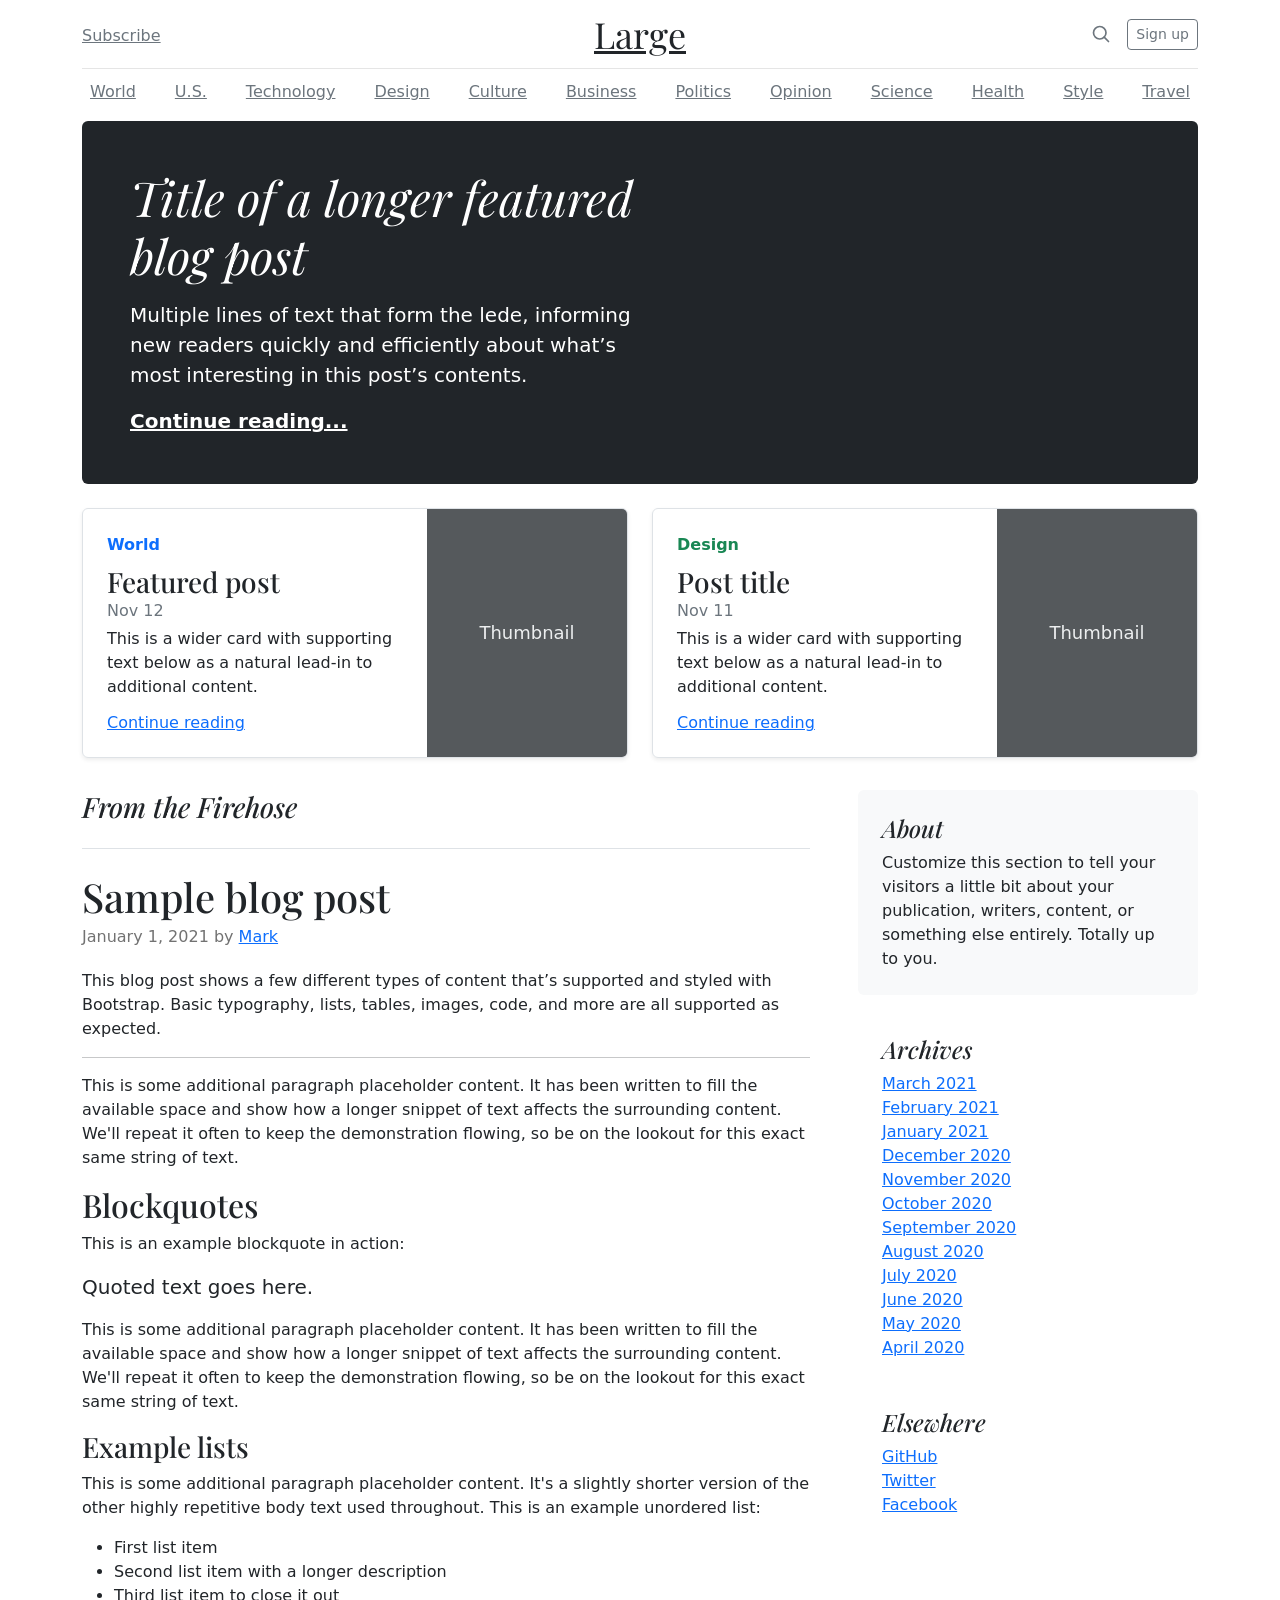
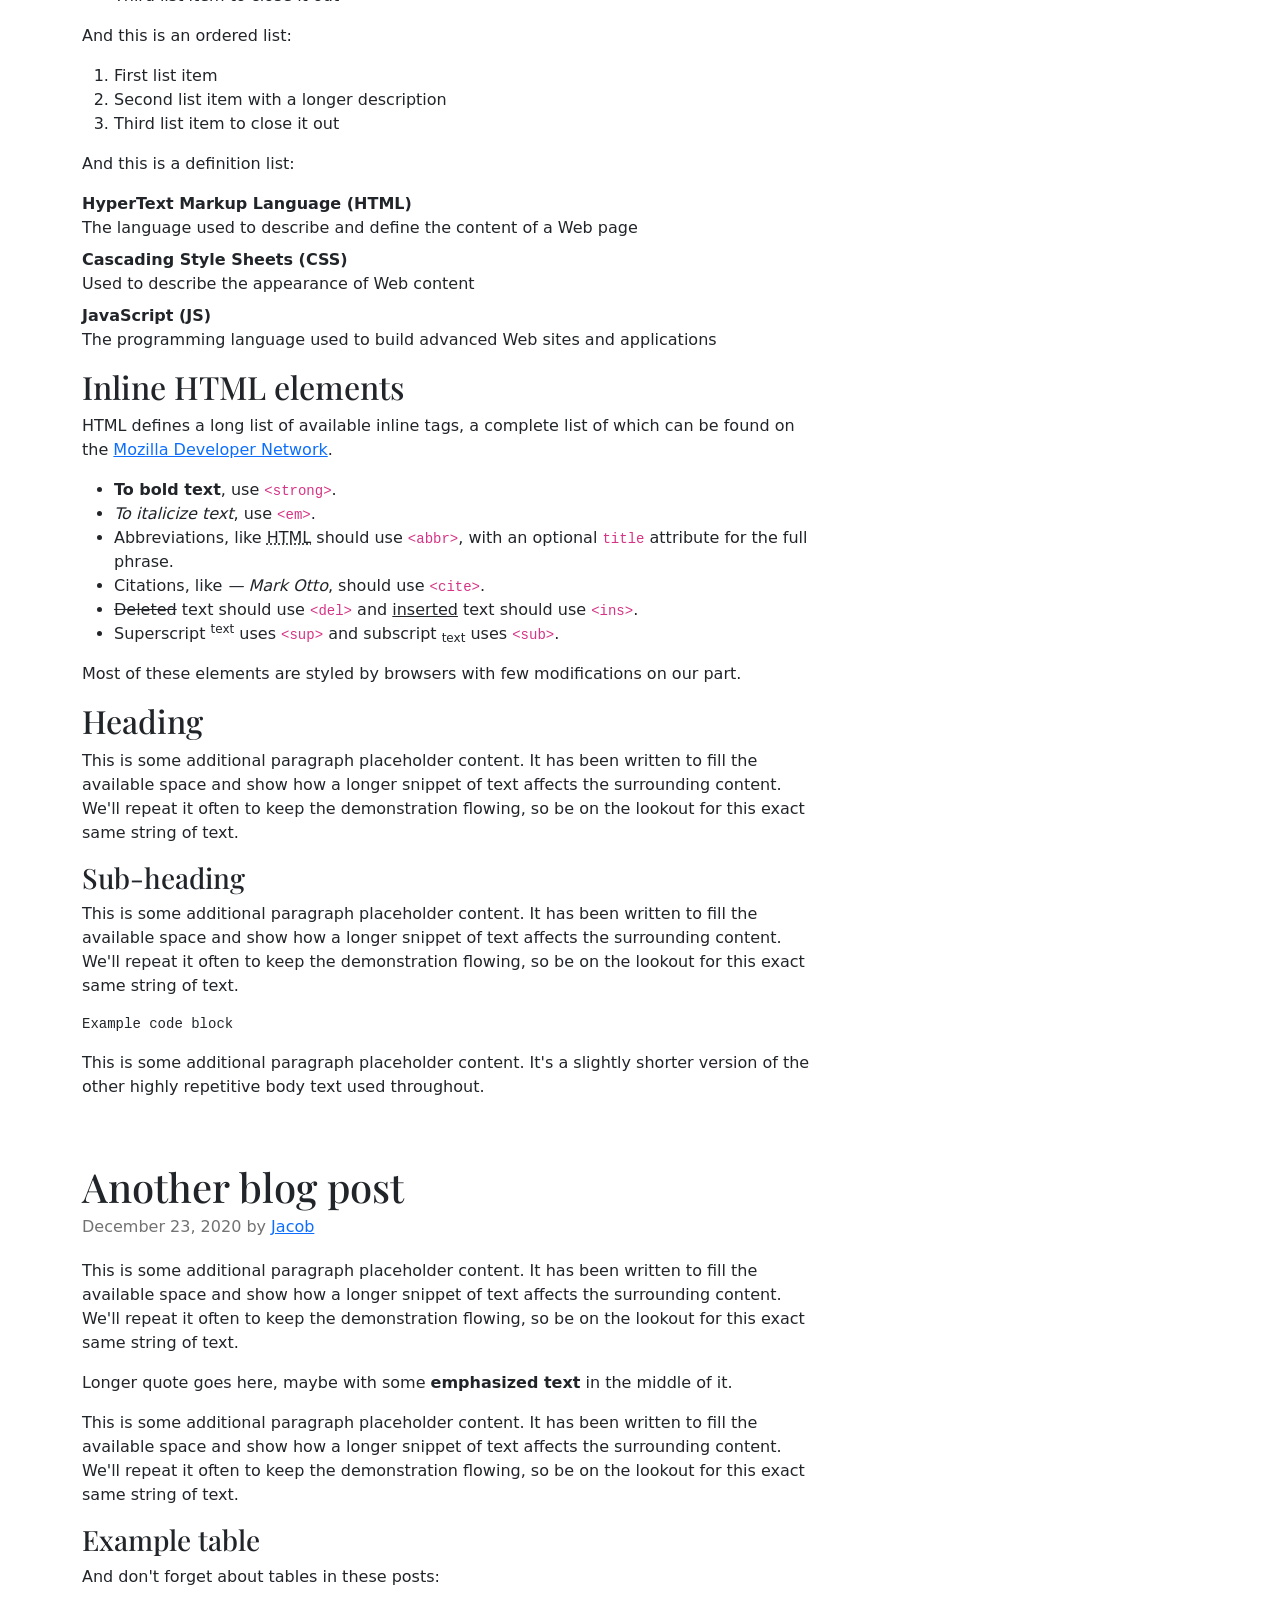
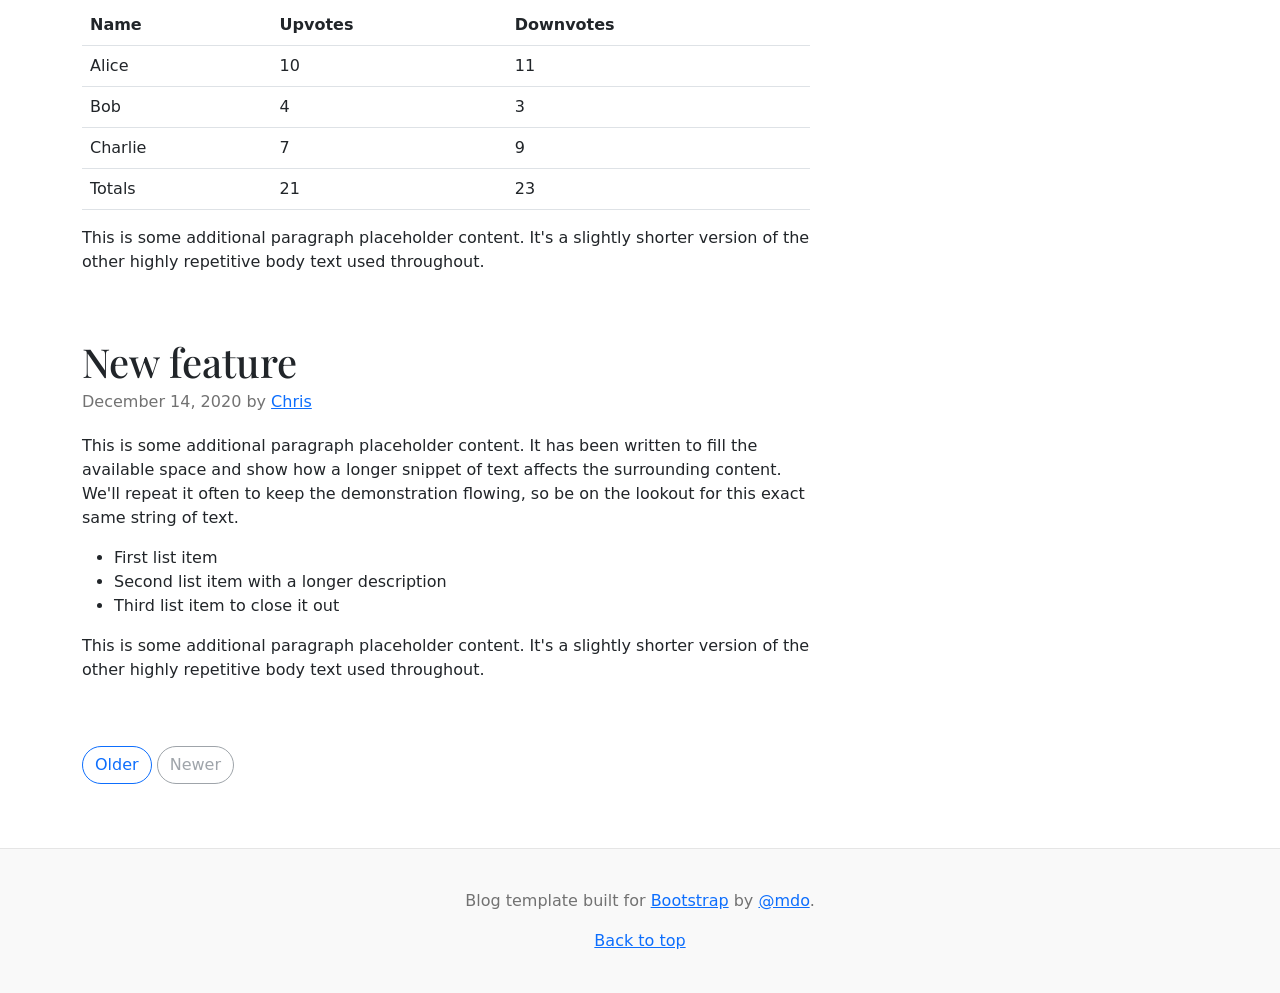
<file: lib/bootstrap-5.2.3-examples/blog/index.html>
<!doctype html>
<html lang="en">
  <head>
    <meta charset="utf-8">
    <meta name="viewport" content="width=device-width, initial-scale=1">
    <meta name="description" content="">
    <meta name="author" content="Mark Otto, Jacob Thornton, and Bootstrap contributors">
    <meta name="generator" content="Hugo 0.104.2">
    <title>Blog Template · Bootstrap v5.2</title>

    <link rel="canonical" href="https://getbootstrap.com/docs/5.2/examples/blog/">

    

    

<link href="../assets/dist/css/bootstrap.min.css" rel="stylesheet">

    <style>
      .bd-placeholder-img {
        font-size: 1.125rem;
        text-anchor: middle;
        -webkit-user-select: none;
        -moz-user-select: none;
        user-select: none;
      }

      @media (min-width: 768px) {
        .bd-placeholder-img-lg {
          font-size: 3.5rem;
        }
      }

      .b-example-divider {
        height: 3rem;
        background-color: rgba(0, 0, 0, .1);
        border: solid rgba(0, 0, 0, .15);
        border-width: 1px 0;
        box-shadow: inset 0 .5em 1.5em rgba(0, 0, 0, .1), inset 0 .125em .5em rgba(0, 0, 0, .15);
      }

      .b-example-vr {
        flex-shrink: 0;
        width: 1.5rem;
        height: 100vh;
      }

      .bi {
        vertical-align: -.125em;
        fill: currentColor;
      }

      .nav-scroller {
        position: relative;
        z-index: 2;
        height: 2.75rem;
        overflow-y: hidden;
      }

      .nav-scroller .nav {
        display: flex;
        flex-wrap: nowrap;
        padding-bottom: 1rem;
        margin-top: -1px;
        overflow-x: auto;
        text-align: center;
        white-space: nowrap;
        -webkit-overflow-scrolling: touch;
      }
    </style>

    
    <!-- Custom styles for this template -->
    <link href="https://fonts.googleapis.com/css?family=Playfair&#43;Display:700,900&amp;display=swap" rel="stylesheet">
    <!-- Custom styles for this template -->
    <link href="blog.css" rel="stylesheet">
  </head>
  <body>
    
<div class="container">
  <header class="blog-header lh-1 py-3">
    <div class="row flex-nowrap justify-content-between align-items-center">
      <div class="col-4 pt-1">
        <a class="link-secondary" href="#">Subscribe</a>
      </div>
      <div class="col-4 text-center">
        <a class="blog-header-logo text-dark" href="#">Large</a>
      </div>
      <div class="col-4 d-flex justify-content-end align-items-center">
        <a class="link-secondary" href="#" aria-label="Search">
          <svg xmlns="http://www.w3.org/2000/svg" width="20" height="20" fill="none" stroke="currentColor" stroke-linecap="round" stroke-linejoin="round" stroke-width="2" class="mx-3" role="img" viewBox="0 0 24 24"><title>Search</title><circle cx="10.5" cy="10.5" r="7.5"/><path d="M21 21l-5.2-5.2"/></svg>
        </a>
        <a class="btn btn-sm btn-outline-secondary" href="#">Sign up</a>
      </div>
    </div>
  </header>

  <div class="nav-scroller py-1 mb-2">
    <nav class="nav d-flex justify-content-between">
      <a class="p-2 link-secondary" href="#">World</a>
      <a class="p-2 link-secondary" href="#">U.S.</a>
      <a class="p-2 link-secondary" href="#">Technology</a>
      <a class="p-2 link-secondary" href="#">Design</a>
      <a class="p-2 link-secondary" href="#">Culture</a>
      <a class="p-2 link-secondary" href="#">Business</a>
      <a class="p-2 link-secondary" href="#">Politics</a>
      <a class="p-2 link-secondary" href="#">Opinion</a>
      <a class="p-2 link-secondary" href="#">Science</a>
      <a class="p-2 link-secondary" href="#">Health</a>
      <a class="p-2 link-secondary" href="#">Style</a>
      <a class="p-2 link-secondary" href="#">Travel</a>
    </nav>
  </div>
</div>

<main class="container">
  <div class="p-4 p-md-5 mb-4 rounded text-bg-dark">
    <div class="col-md-6 px-0">
      <h1 class="display-4 fst-italic">Title of a longer featured blog post</h1>
      <p class="lead my-3">Multiple lines of text that form the lede, informing new readers quickly and efficiently about what’s most interesting in this post’s contents.</p>
      <p class="lead mb-0"><a href="#" class="text-white fw-bold">Continue reading...</a></p>
    </div>
  </div>

  <div class="row mb-2">
    <div class="col-md-6">
      <div class="row g-0 border rounded overflow-hidden flex-md-row mb-4 shadow-sm h-md-250 position-relative">
        <div class="col p-4 d-flex flex-column position-static">
          <strong class="d-inline-block mb-2 text-primary">World</strong>
          <h3 class="mb-0">Featured post</h3>
          <div class="mb-1 text-muted">Nov 12</div>
          <p class="card-text mb-auto">This is a wider card with supporting text below as a natural lead-in to additional content.</p>
          <a href="#" class="stretched-link">Continue reading</a>
        </div>
        <div class="col-auto d-none d-lg-block">
          <svg class="bd-placeholder-img" width="200" height="250" xmlns="http://www.w3.org/2000/svg" role="img" aria-label="Placeholder: Thumbnail" preserveAspectRatio="xMidYMid slice" focusable="false"><title>Placeholder</title><rect width="100%" height="100%" fill="#55595c"/><text x="50%" y="50%" fill="#eceeef" dy=".3em">Thumbnail</text></svg>

        </div>
      </div>
    </div>
    <div class="col-md-6">
      <div class="row g-0 border rounded overflow-hidden flex-md-row mb-4 shadow-sm h-md-250 position-relative">
        <div class="col p-4 d-flex flex-column position-static">
          <strong class="d-inline-block mb-2 text-success">Design</strong>
          <h3 class="mb-0">Post title</h3>
          <div class="mb-1 text-muted">Nov 11</div>
          <p class="mb-auto">This is a wider card with supporting text below as a natural lead-in to additional content.</p>
          <a href="#" class="stretched-link">Continue reading</a>
        </div>
        <div class="col-auto d-none d-lg-block">
          <svg class="bd-placeholder-img" width="200" height="250" xmlns="http://www.w3.org/2000/svg" role="img" aria-label="Placeholder: Thumbnail" preserveAspectRatio="xMidYMid slice" focusable="false"><title>Placeholder</title><rect width="100%" height="100%" fill="#55595c"/><text x="50%" y="50%" fill="#eceeef" dy=".3em">Thumbnail</text></svg>

        </div>
      </div>
    </div>
  </div>

  <div class="row g-5">
    <div class="col-md-8">
      <h3 class="pb-4 mb-4 fst-italic border-bottom">
        From the Firehose
      </h3>

      <article class="blog-post">
        <h2 class="blog-post-title mb-1">Sample blog post</h2>
        <p class="blog-post-meta">January 1, 2021 by <a href="#">Mark</a></p>

        <p>This blog post shows a few different types of content that’s supported and styled with Bootstrap. Basic typography, lists, tables, images, code, and more are all supported as expected.</p>
        <hr>
        <p>This is some additional paragraph placeholder content. It has been written to fill the available space and show how a longer snippet of text affects the surrounding content. We'll repeat it often to keep the demonstration flowing, so be on the lookout for this exact same string of text.</p>
        <h2>Blockquotes</h2>
        <p>This is an example blockquote in action:</p>
        <blockquote class="blockquote">
          <p>Quoted text goes here.</p>
        </blockquote>
        <p>This is some additional paragraph placeholder content. It has been written to fill the available space and show how a longer snippet of text affects the surrounding content. We'll repeat it often to keep the demonstration flowing, so be on the lookout for this exact same string of text.</p>
        <h3>Example lists</h3>
        <p>This is some additional paragraph placeholder content. It's a slightly shorter version of the other highly repetitive body text used throughout. This is an example unordered list:</p>
        <ul>
          <li>First list item</li>
          <li>Second list item with a longer description</li>
          <li>Third list item to close it out</li>
        </ul>
        <p>And this is an ordered list:</p>
        <ol>
          <li>First list item</li>
          <li>Second list item with a longer description</li>
          <li>Third list item to close it out</li>
        </ol>
        <p>And this is a definition list:</p>
        <dl>
          <dt>HyperText Markup Language (HTML)</dt>
          <dd>The language used to describe and define the content of a Web page</dd>
          <dt>Cascading Style Sheets (CSS)</dt>
          <dd>Used to describe the appearance of Web content</dd>
          <dt>JavaScript (JS)</dt>
          <dd>The programming language used to build advanced Web sites and applications</dd>
        </dl>
        <h2>Inline HTML elements</h2>
        <p>HTML defines a long list of available inline tags, a complete list of which can be found on the <a href="https://developer.mozilla.org/en-US/docs/Web/HTML/Element">Mozilla Developer Network</a>.</p>
        <ul>
          <li><strong>To bold text</strong>, use <code class="language-plaintext highlighter-rouge">&lt;strong&gt;</code>.</li>
          <li><em>To italicize text</em>, use <code class="language-plaintext highlighter-rouge">&lt;em&gt;</code>.</li>
          <li>Abbreviations, like <abbr title="HyperText Markup Language">HTML</abbr> should use <code class="language-plaintext highlighter-rouge">&lt;abbr&gt;</code>, with an optional <code class="language-plaintext highlighter-rouge">title</code> attribute for the full phrase.</li>
          <li>Citations, like <cite>— Mark Otto</cite>, should use <code class="language-plaintext highlighter-rouge">&lt;cite&gt;</code>.</li>
          <li><del>Deleted</del> text should use <code class="language-plaintext highlighter-rouge">&lt;del&gt;</code> and <ins>inserted</ins> text should use <code class="language-plaintext highlighter-rouge">&lt;ins&gt;</code>.</li>
          <li>Superscript <sup>text</sup> uses <code class="language-plaintext highlighter-rouge">&lt;sup&gt;</code> and subscript <sub>text</sub> uses <code class="language-plaintext highlighter-rouge">&lt;sub&gt;</code>.</li>
        </ul>
        <p>Most of these elements are styled by browsers with few modifications on our part.</p>
        <h2>Heading</h2>
        <p>This is some additional paragraph placeholder content. It has been written to fill the available space and show how a longer snippet of text affects the surrounding content. We'll repeat it often to keep the demonstration flowing, so be on the lookout for this exact same string of text.</p>
        <h3>Sub-heading</h3>
        <p>This is some additional paragraph placeholder content. It has been written to fill the available space and show how a longer snippet of text affects the surrounding content. We'll repeat it often to keep the demonstration flowing, so be on the lookout for this exact same string of text.</p>
        <pre><code>Example code block</code></pre>
        <p>This is some additional paragraph placeholder content. It's a slightly shorter version of the other highly repetitive body text used throughout.</p>
      </article>

      <article class="blog-post">
        <h2 class="blog-post-title mb-1">Another blog post</h2>
        <p class="blog-post-meta">December 23, 2020 by <a href="#">Jacob</a></p>

        <p>This is some additional paragraph placeholder content. It has been written to fill the available space and show how a longer snippet of text affects the surrounding content. We'll repeat it often to keep the demonstration flowing, so be on the lookout for this exact same string of text.</p>
        <blockquote>
          <p>Longer quote goes here, maybe with some <strong>emphasized text</strong> in the middle of it.</p>
        </blockquote>
        <p>This is some additional paragraph placeholder content. It has been written to fill the available space and show how a longer snippet of text affects the surrounding content. We'll repeat it often to keep the demonstration flowing, so be on the lookout for this exact same string of text.</p>
        <h3>Example table</h3>
        <p>And don't forget about tables in these posts:</p>
        <table class="table">
          <thead>
            <tr>
              <th>Name</th>
              <th>Upvotes</th>
              <th>Downvotes</th>
            </tr>
          </thead>
          <tbody>
            <tr>
              <td>Alice</td>
              <td>10</td>
              <td>11</td>
            </tr>
            <tr>
              <td>Bob</td>
              <td>4</td>
              <td>3</td>
            </tr>
            <tr>
              <td>Charlie</td>
              <td>7</td>
              <td>9</td>
            </tr>
          </tbody>
          <tfoot>
            <tr>
              <td>Totals</td>
              <td>21</td>
              <td>23</td>
            </tr>
          </tfoot>
        </table>

        <p>This is some additional paragraph placeholder content. It's a slightly shorter version of the other highly repetitive body text used throughout.</p>
      </article>

      <article class="blog-post">
        <h2 class="blog-post-title mb-1">New feature</h2>
        <p class="blog-post-meta">December 14, 2020 by <a href="#">Chris</a></p>

        <p>This is some additional paragraph placeholder content. It has been written to fill the available space and show how a longer snippet of text affects the surrounding content. We'll repeat it often to keep the demonstration flowing, so be on the lookout for this exact same string of text.</p>
        <ul>
          <li>First list item</li>
          <li>Second list item with a longer description</li>
          <li>Third list item to close it out</li>
        </ul>
        <p>This is some additional paragraph placeholder content. It's a slightly shorter version of the other highly repetitive body text used throughout.</p>
      </article>

      <nav class="blog-pagination" aria-label="Pagination">
        <a class="btn btn-outline-primary rounded-pill" href="#">Older</a>
        <a class="btn btn-outline-secondary rounded-pill disabled">Newer</a>
      </nav>

    </div>

    <div class="col-md-4">
      <div class="position-sticky" style="top: 2rem;">
        <div class="p-4 mb-3 bg-light rounded">
          <h4 class="fst-italic">About</h4>
          <p class="mb-0">Customize this section to tell your visitors a little bit about your publication, writers, content, or something else entirely. Totally up to you.</p>
        </div>

        <div class="p-4">
          <h4 class="fst-italic">Archives</h4>
          <ol class="list-unstyled mb-0">
            <li><a href="#">March 2021</a></li>
            <li><a href="#">February 2021</a></li>
            <li><a href="#">January 2021</a></li>
            <li><a href="#">December 2020</a></li>
            <li><a href="#">November 2020</a></li>
            <li><a href="#">October 2020</a></li>
            <li><a href="#">September 2020</a></li>
            <li><a href="#">August 2020</a></li>
            <li><a href="#">July 2020</a></li>
            <li><a href="#">June 2020</a></li>
            <li><a href="#">May 2020</a></li>
            <li><a href="#">April 2020</a></li>
          </ol>
        </div>

        <div class="p-4">
          <h4 class="fst-italic">Elsewhere</h4>
          <ol class="list-unstyled">
            <li><a href="#">GitHub</a></li>
            <li><a href="#">Twitter</a></li>
            <li><a href="#">Facebook</a></li>
          </ol>
        </div>
      </div>
    </div>
  </div>

</main>

<footer class="blog-footer">
  <p>Blog template built for <a href="https://getbootstrap.com/">Bootstrap</a> by <a href="https://twitter.com/mdo">@mdo</a>.</p>
  <p>
    <a href="#">Back to top</a>
  </p>
</footer>


    
  </body>
</html>
</file>
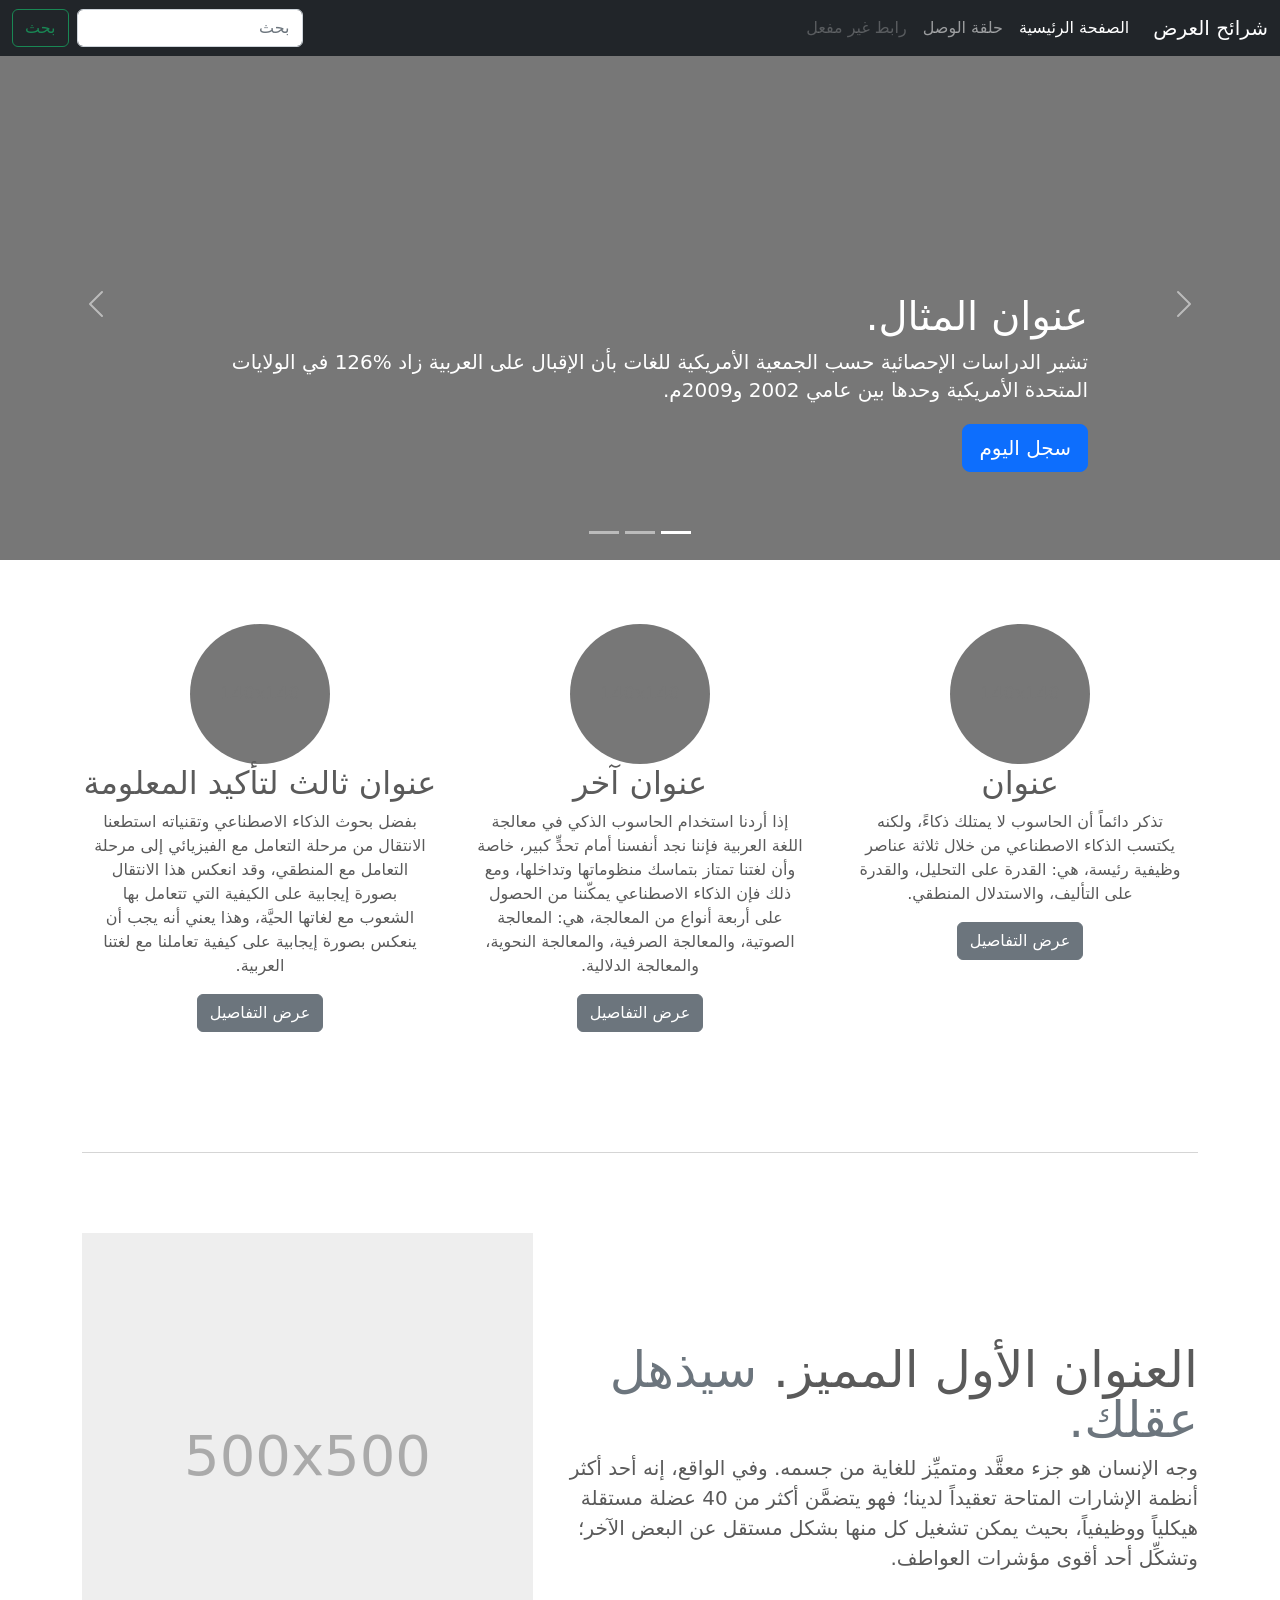
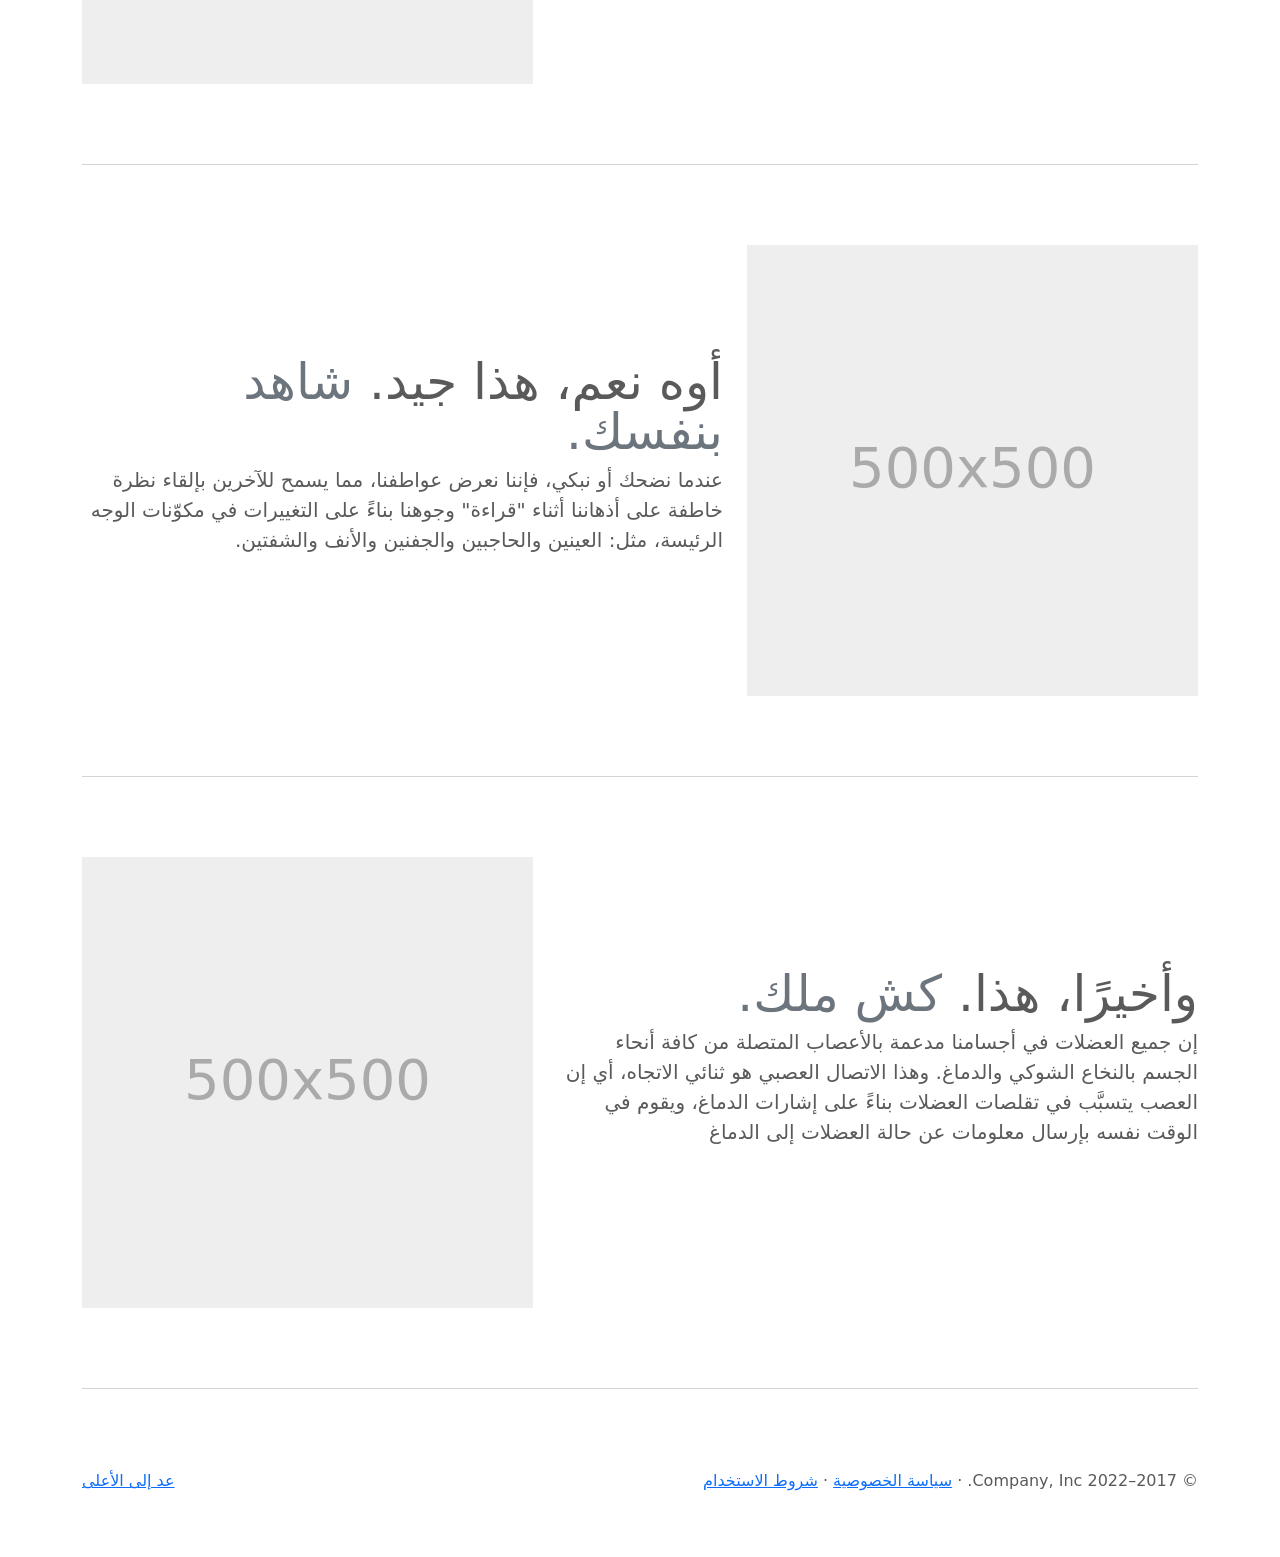
<file: lib/bootstrap-5.2.3-examples/carousel-rtl/index.html>
<!doctype html>
<html lang="ar" dir="rtl">
  <head>
    <meta charset="utf-8">
    <meta name="viewport" content="width=device-width, initial-scale=1">
    <meta name="description" content="">
    <meta name="author" content="Mark Otto, Jacob Thornton, and Bootstrap contributors">
    <meta name="generator" content="Hugo 0.104.2">
    <title>قالب  شرائح العرض · Bootstrap v5.2</title>

    <link rel="canonical" href="https://getbootstrap.com/docs/5.2/examples/carousel-rtl/">

    

    

<link href="../assets/dist/css/bootstrap.rtl.min.css" rel="stylesheet">

    <style>
      .bd-placeholder-img {
        font-size: 1.125rem;
        text-anchor: middle;
        -webkit-user-select: none;
        -moz-user-select: none;
        user-select: none;
      }

      @media (min-width: 768px) {
        .bd-placeholder-img-lg {
          font-size: 3.5rem;
        }
      }

      .b-example-divider {
        height: 3rem;
        background-color: rgba(0, 0, 0, .1);
        border: solid rgba(0, 0, 0, .15);
        border-width: 1px 0;
        box-shadow: inset 0 .5em 1.5em rgba(0, 0, 0, .1), inset 0 .125em .5em rgba(0, 0, 0, .15);
      }

      .b-example-vr {
        flex-shrink: 0;
        width: 1.5rem;
        height: 100vh;
      }

      .bi {
        vertical-align: -.125em;
        fill: currentColor;
      }

      .nav-scroller {
        position: relative;
        z-index: 2;
        height: 2.75rem;
        overflow-y: hidden;
      }

      .nav-scroller .nav {
        display: flex;
        flex-wrap: nowrap;
        padding-bottom: 1rem;
        margin-top: -1px;
        overflow-x: auto;
        text-align: center;
        white-space: nowrap;
        -webkit-overflow-scrolling: touch;
      }
    </style>

    
    <!-- Custom styles for this template -->
    <link href="../carousel/carousel.rtl.css" rel="stylesheet">
  </head>
  <body>
    
<header>
  <nav class="navbar navbar-expand-md navbar-dark fixed-top bg-dark">
    <div class="container-fluid">
      <a class="navbar-brand" href="#">شرائح العرض</a>
      <button class="navbar-toggler" type="button" data-bs-toggle="collapse" data-bs-target="#navbarCollapse" aria-controls="navbarCollapse" aria-expanded="false" aria-label="تبديل التنقل">
        <span class="navbar-toggler-icon"></span>
      </button>
      <div class="collapse navbar-collapse" id="navbarCollapse">
        <ul class="navbar-nav me-auto mb-2 mb-md-0">
          <li class="nav-item">
            <a class="nav-link active" aria-current="page" href="#">الصفحة الرئيسية</a>
          </li>
          <li class="nav-item">
            <a class="nav-link" href="#">حلقة الوصل</a>
          </li>
          <li class="nav-item">
            <a class="nav-link disabled">رابط غير مفعل</a>
          </li>
        </ul>
        <form class="d-flex" role="search">
          <input class="form-control me-2" type="search" placeholder="بحث" aria-label="بحث">
          <button class="btn btn-outline-success" type="submit">بحث</button>
        </form>
      </div>
    </div>
  </nav>
</header>

<main>

  <div id="myCarousel" class="carousel slide" data-bs-ride="carousel">
    <div class="carousel-indicators">
      <button type="button" data-bs-target="#myCarousel" data-bs-slide-to="0" class="active" aria-current="true" aria-label="Slide 1"></button>
      <button type="button" data-bs-target="#myCarousel" data-bs-slide-to="1" aria-label="Slide 2"></button>
      <button type="button" data-bs-target="#myCarousel" data-bs-slide-to="2" aria-label="Slide 3"></button>
    </div>
    <div class="carousel-inner">
      <div class="carousel-item active">
        <svg class="bd-placeholder-img" width="100%" height="100%" xmlns="http://www.w3.org/2000/svg" aria-hidden="true" preserveAspectRatio="xMidYMid slice" focusable="false"><rect width="100%" height="100%" fill="#777"/></svg>

        <div class="container">
          <div class="carousel-caption text-start">
            <h1>عنوان المثال.</h1>
            <p>تشير الدراسات الإحصائية حسب الجمعية الأمريكية للغات بأن الإقبال على العربية زاد %126 في الولايات المتحدة الأمريكية وحدها بين عامي 2002 و2009م.</p>
            <p><a class="btn btn-lg btn-primary" href="#">سجل اليوم</a></p>
          </div>
        </div>
      </div>
      <div class="carousel-item">
        <svg class="bd-placeholder-img" width="100%" height="100%" xmlns="http://www.w3.org/2000/svg" aria-hidden="true" preserveAspectRatio="xMidYMid slice" focusable="false"><rect width="100%" height="100%" fill="#777"/></svg>

        <div class="container">
          <div class="carousel-caption">
            <h1>عنوان مثال آخر.</h1>
            <p>حسب المجلس الثقافي البريطاني فإن تعليم الإنجليزية داخل بريطانيا يسهم في تعزيز اقتصادها بما يتجاوز ملياري جنيه سنوياً، كما أنه وفر أكثر من 26 ألف وظيفة.</p>
            <p><a class="btn btn-lg btn-primary" href="#">أعرف أكثر</a></p>
          </div>
        </div>
      </div>
      <div class="carousel-item">
        <svg class="bd-placeholder-img" width="100%" height="100%" xmlns="http://www.w3.org/2000/svg" aria-hidden="true" preserveAspectRatio="xMidYMid slice" focusable="false"><rect width="100%" height="100%" fill="#777"/></svg>

        <div class="container">
          <div class="carousel-caption text-end">
            <h1>واحد أكثر لقياس جيد.</h1>
            <p>الإحصاءات لحجم الاستثمار اللغوي خارج بريطانيا تتفاوت من سنة لأخرى إلا أن المدير التنفيذي للمجلس الثقافي البريطاني إدي بايرز يرى أن استثمار تعليم الإنجليزية في الخارج لا يحسب على المستوى المالي فحسب بل على المستوى السياسي أيضاً.</p>
            <p><a class="btn btn-lg btn-primary" href="#">تصفح المعرض</a></p>
          </div>
        </div>
      </div>
    </div>
    <button class="carousel-control-prev" type="button" data-bs-target="#myCarousel" data-bs-slide="prev">
      <span class="carousel-control-prev-icon" aria-hidden="true"></span>
      <span class="visually-hidden">السابق</span>
    </button>
    <button class="carousel-control-next" type="button" data-bs-target="#myCarousel" data-bs-slide="next">
      <span class="carousel-control-next-icon" aria-hidden="true"></span>
      <span class="visually-hidden">التالي</span>
    </button>
  </div>


  <!-- Marketing messaging and featurettes
  ================================================== -->
  <!-- Wrap the rest of the page in another container to center all the content. -->

  <div class="container marketing">

    <!-- Three columns of text below the carousel -->
    <div class="row">
      <div class="col-lg-4">
        <svg class="bd-placeholder-img rounded-circle" width="140" height="140" xmlns="http://www.w3.org/2000/svg" role="img" aria-label="Placeholder: 140x140" preserveAspectRatio="xMidYMid slice" focusable="false"><title>Placeholder</title><rect width="100%" height="100%" fill="#777"/><text x="50%" y="50%" fill="#777" dy=".3em">140x140</text></svg>

        <h2 class="fw-normal">عنوان</h2>
        <p>تذكر دائماً أن الحاسوب لا يمتلك ذكاءً، ولكنه يكتسب الذكاء الاصطناعي من خلال ثلاثة عناصر وظيفية رئيسة، هي: القدرة على التحليل، والقدرة على التأليف، والاستدلال المنطقي.</p>
        <p><a class="btn btn-secondary" href="#">عرض التفاصيل</a></p>
      </div><!-- /.col-lg-4 -->
      <div class="col-lg-4">
        <svg class="bd-placeholder-img rounded-circle" width="140" height="140" xmlns="http://www.w3.org/2000/svg" role="img" aria-label="Placeholder: 140x140" preserveAspectRatio="xMidYMid slice" focusable="false"><title>Placeholder</title><rect width="100%" height="100%" fill="#777"/><text x="50%" y="50%" fill="#777" dy=".3em">140x140</text></svg>

        <h2 class="fw-normal">عنوان آخر</h2>
        <p>إذا أردنا استخدام الحاسوب الذكي في معالجة اللغة العربية فإننا نجد أنفسنا أمام تحدٍّ كبير، خاصة وأن لغتنا تمتاز بتماسك منظوماتها وتداخلها، ومع ذلك فإن الذكاء الاصطناعي يمكّننا من الحصول على أربعة أنواع من المعالجة، هي: المعالجة الصوتية، والمعالجة الصرفية، والمعالجة النحوية، والمعالجة الدلالية.</p>
        <p><a class="btn btn-secondary" href="#">عرض التفاصيل</a></p>
      </div><!-- /.col-lg-4 -->
      <div class="col-lg-4">
        <svg class="bd-placeholder-img rounded-circle" width="140" height="140" xmlns="http://www.w3.org/2000/svg" role="img" aria-label="Placeholder: 140x140" preserveAspectRatio="xMidYMid slice" focusable="false"><title>Placeholder</title><rect width="100%" height="100%" fill="#777"/><text x="50%" y="50%" fill="#777" dy=".3em">140x140</text></svg>

        <h2 class="fw-normal">عنوان ثالث لتأكيد المعلومة</h2>
        <p>بفضل بحوث الذكاء الاصطناعي وتقنياته استطعنا الانتقال من مرحلة التعامل مع الفيزيائي إلى مرحلة التعامل مع المنطقي، وقد انعكس هذا الانتقال بصورة إيجابية على الكيفية التي تتعامل بها الشعوب مع لغاتها الحيَّة، وهذا يعني أنه يجب أن ينعكس بصورة إيجابية على كيفية تعاملنا مع لغتنا العربية.</p>
        <p><a class="btn btn-secondary" href="#">عرض التفاصيل</a></p>
      </div><!-- /.col-lg-4 -->
    </div><!-- /.row -->


    <!-- START THE FEATURETTES -->

    <hr class="featurette-divider">

    <div class="row featurette">
      <div class="col-md-7">
        <h2 class="featurette-heading fw-normal lh-1">العنوان الأول المميز. <span class="text-muted"> سيذهل عقلك. </span></h2>
        <p class="lead">وجه الإنسان هو جزء معقَّد ومتميِّز للغاية من جسمه. وفي الواقع، إنه أحد أكثر أنظمة الإشارات المتاحة تعقيداً لدينا؛ فهو يتضمَّن أكثر من 40 عضلة مستقلة هيكلياً ووظيفياً، بحيث يمكن تشغيل كل منها بشكل مستقل عن البعض الآخر؛ وتشكِّل أحد أقوى مؤشرات العواطف.</p>
      </div>
      <div class="col-md-5">
        <svg class="bd-placeholder-img bd-placeholder-img-lg featurette-image img-fluid mx-auto" width="500" height="500" xmlns="http://www.w3.org/2000/svg" role="img" aria-label="Placeholder: 500x500" preserveAspectRatio="xMidYMid slice" focusable="false"><title>Placeholder</title><rect width="100%" height="100%" fill="#eee"/><text x="50%" y="50%" fill="#aaa" dy=".3em">500x500</text></svg>

      </div>
    </div>

    <hr class="featurette-divider">

    <div class="row featurette">
      <div class="col-md-7 order-md-2">
        <h2 class="featurette-heading fw-normal lh-1">أوه نعم، هذا جيد. <span class="text-muted"> شاهد بنفسك. </span></h2>
        <p class="lead">عندما نضحك أو نبكي، فإننا نعرض عواطفنا، مما يسمح للآخرين بإلقاء نظرة خاطفة على أذهاننا أثناء "قراءة" وجوهنا بناءً على التغييرات في مكوّنات الوجه الرئيسة، مثل: العينين والحاجبين والجفنين والأنف والشفتين.</p>
      </div>
      <div class="col-md-5 order-md-1">
        <svg class="bd-placeholder-img bd-placeholder-img-lg featurette-image img-fluid mx-auto" width="500" height="500" xmlns="http://www.w3.org/2000/svg" role="img" aria-label="Placeholder: 500x500" preserveAspectRatio="xMidYMid slice" focusable="false"><title>Placeholder</title><rect width="100%" height="100%" fill="#eee"/><text x="50%" y="50%" fill="#aaa" dy=".3em">500x500</text></svg>

      </div>
    </div>

    <hr class="featurette-divider">

    <div class="row featurette">
      <div class="col-md-7">
        <h2 class="featurette-heading fw-normal lh-1">وأخيرًا، هذا. <span class="text-muted"> كش ملك. </span></h2>
        <p class="lead">إن جميع العضلات في أجسامنا مدعمة بالأعصاب المتصلة من كافة أنحاء الجسم بالنخاع الشوكي والدماغ. وهذا الاتصال العصبي هو ثنائي الاتجاه، أي إن العصب يتسبَّب في تقلصات العضلات بناءً على إشارات الدماغ، ويقوم في الوقت نفسه بإرسال معلومات عن حالة العضلات إلى الدماغ</p>
      </div>
      <div class="col-md-5">
        <svg class="bd-placeholder-img bd-placeholder-img-lg featurette-image img-fluid mx-auto" width="500" height="500" xmlns="http://www.w3.org/2000/svg" role="img" aria-label="Placeholder: 500x500" preserveAspectRatio="xMidYMid slice" focusable="false"><title>Placeholder</title><rect width="100%" height="100%" fill="#eee"/><text x="50%" y="50%" fill="#aaa" dy=".3em">500x500</text></svg>

      </div>
    </div>

    <hr class="featurette-divider">

    <!-- /END THE FEATURETTES -->

  </div><!-- /.container -->


  <!-- FOOTER -->
  <footer class="container">
    <p class="float-end"><a href="#">عد إلى الأعلى</a></p>
    <p>&copy; 2017–2022 Company, Inc. &middot; <a href="#">سياسة الخصوصية</a> &middot; <a href="#">شروط الاستخدام</a></p>
  </footer>
</main>


    <script src="../assets/dist/js/bootstrap.bundle.min.js"></script>

      
  </body>
</html>
</file>
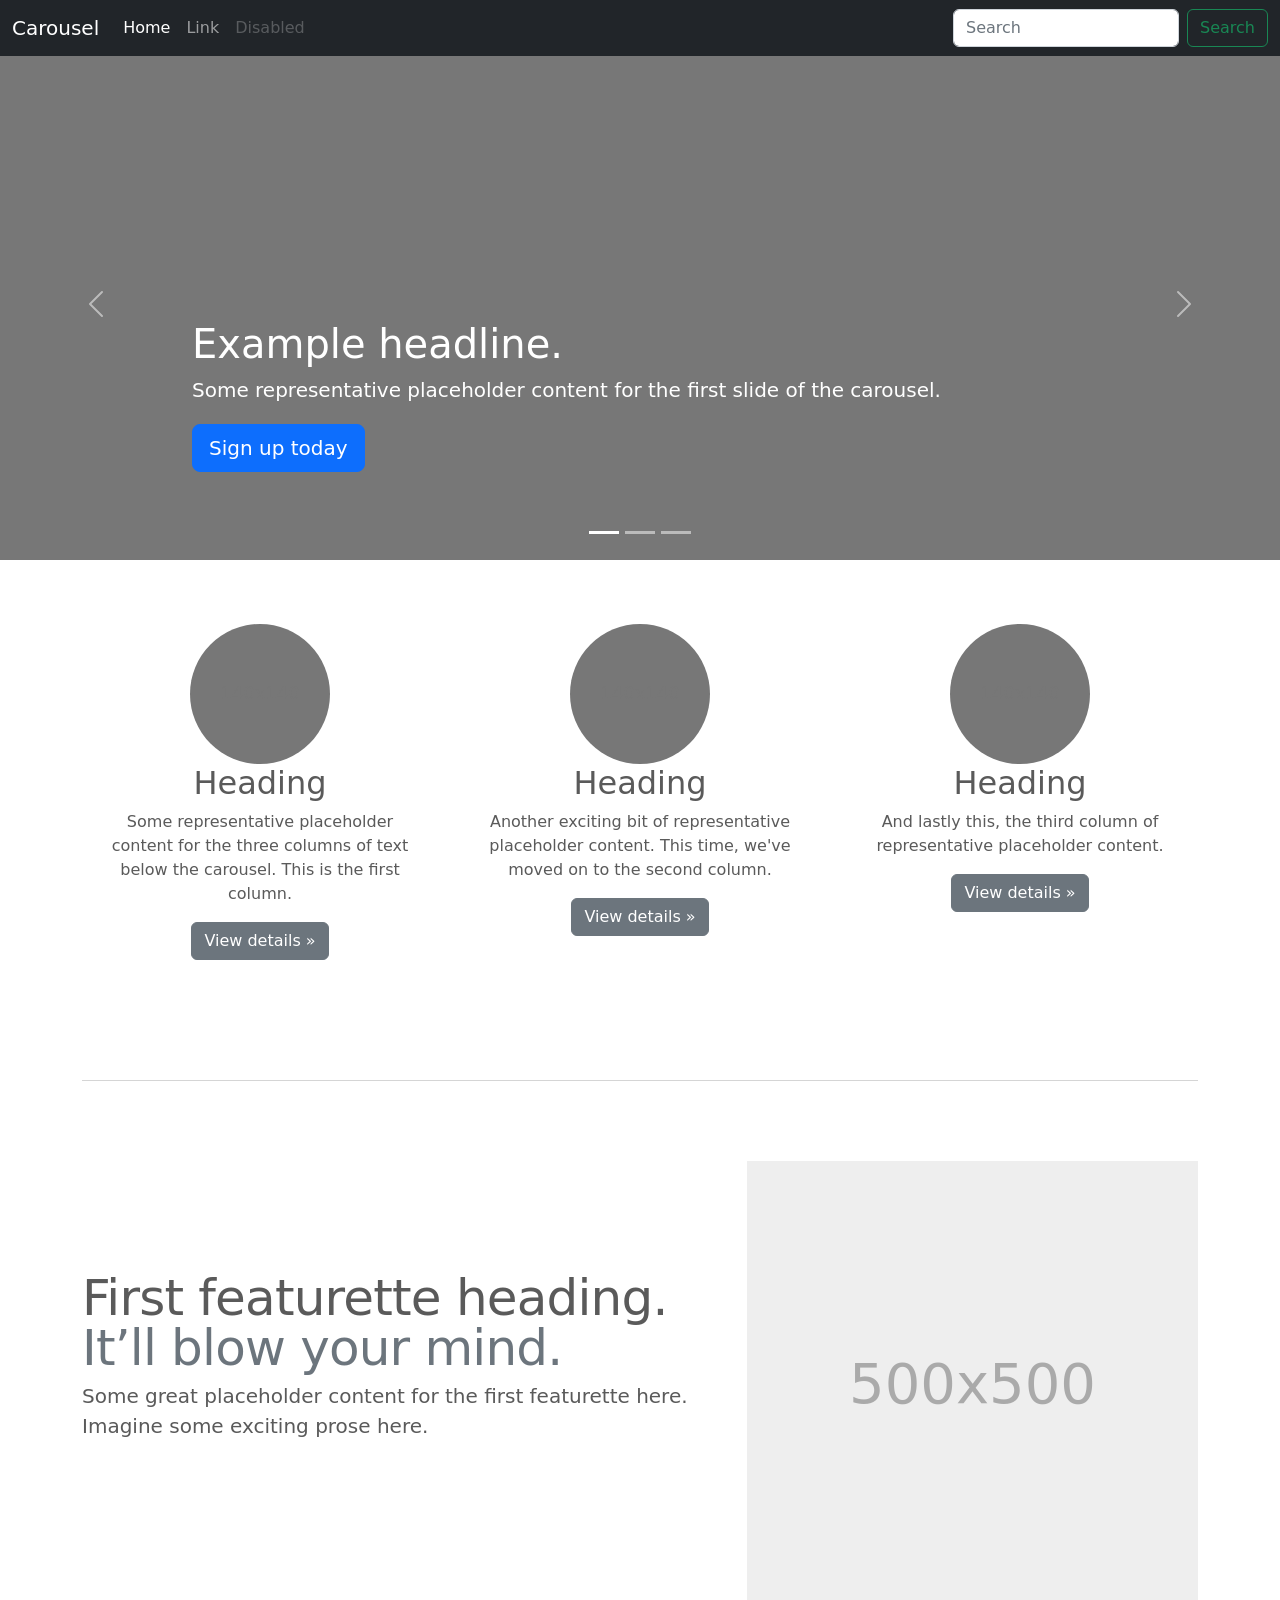
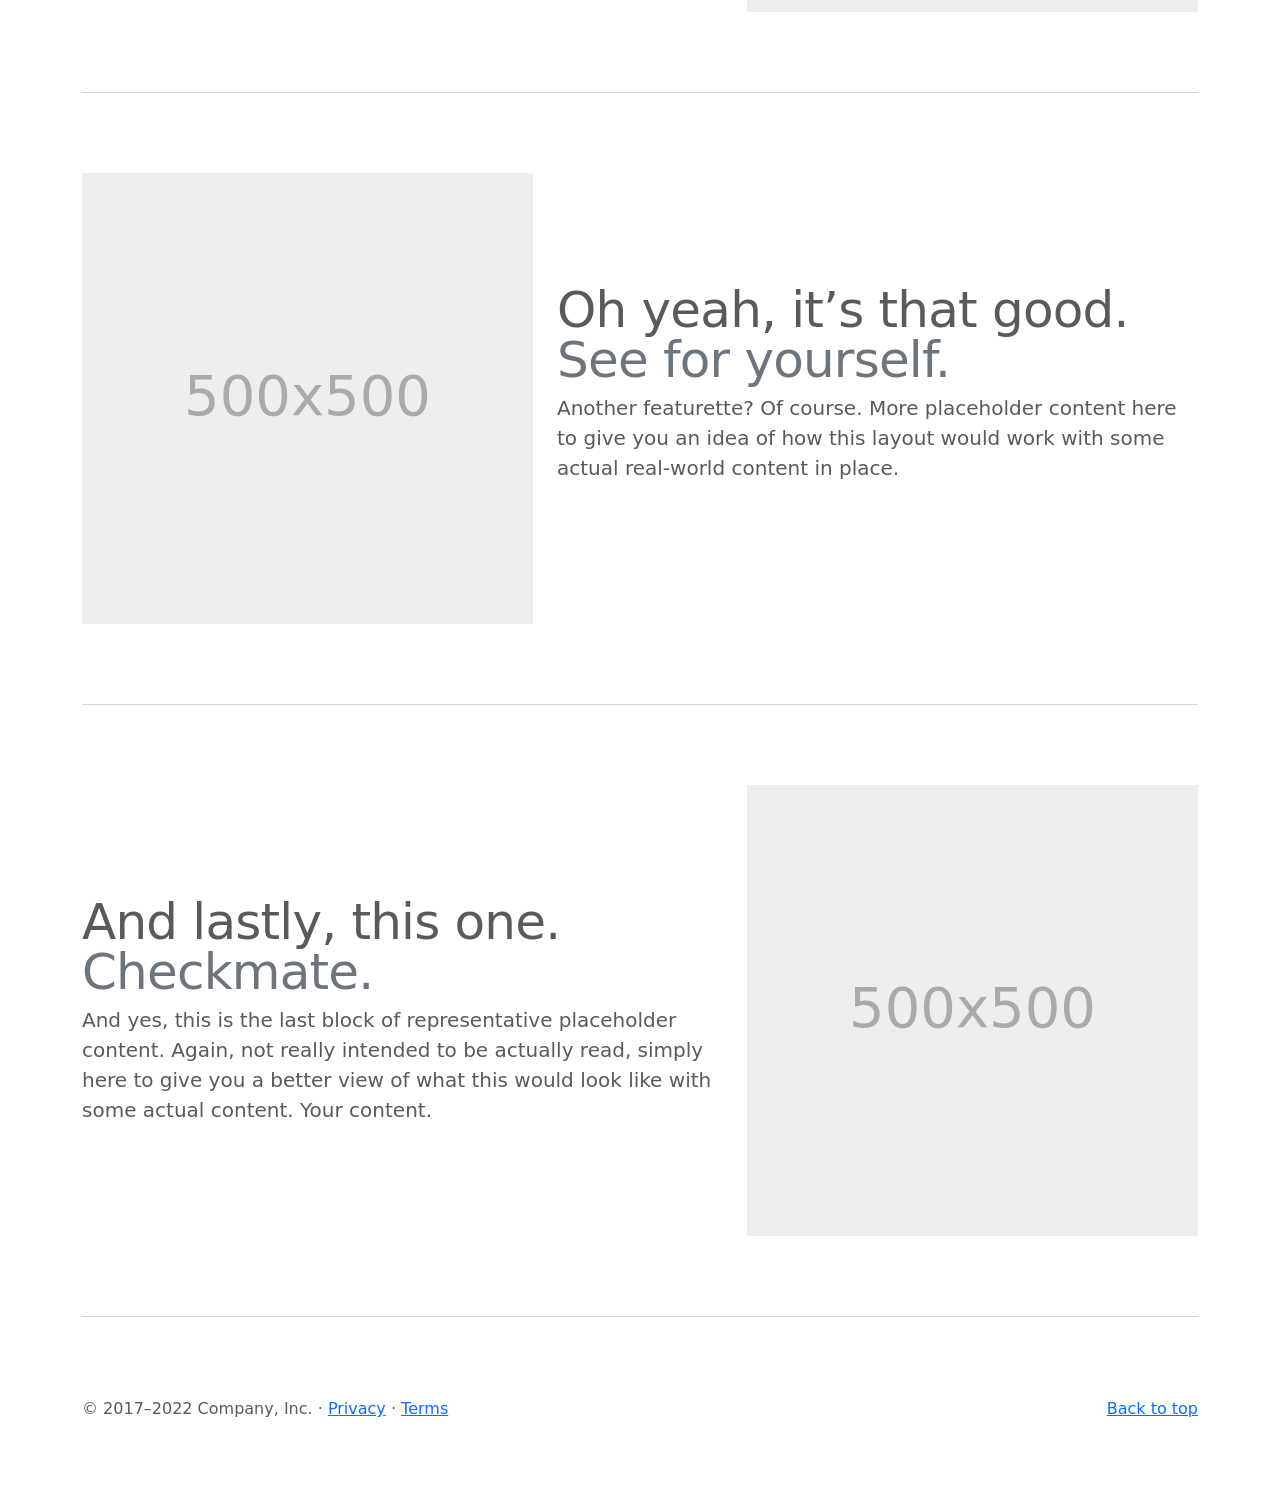
<file: lib/bootstrap-5.2.3-examples/carousel/index.html>
<!doctype html>
<html lang="en">
  <head>
    <meta charset="utf-8">
    <meta name="viewport" content="width=device-width, initial-scale=1">
    <meta name="description" content="">
    <meta name="author" content="Mark Otto, Jacob Thornton, and Bootstrap contributors">
    <meta name="generator" content="Hugo 0.104.2">
    <title>Carousel Template · Bootstrap v5.2</title>

    <link rel="canonical" href="https://getbootstrap.com/docs/5.2/examples/carousel/">

    

    

<link href="../assets/dist/css/bootstrap.min.css" rel="stylesheet">

    <style>
      .bd-placeholder-img {
        font-size: 1.125rem;
        text-anchor: middle;
        -webkit-user-select: none;
        -moz-user-select: none;
        user-select: none;
      }

      @media (min-width: 768px) {
        .bd-placeholder-img-lg {
          font-size: 3.5rem;
        }
      }

      .b-example-divider {
        height: 3rem;
        background-color: rgba(0, 0, 0, .1);
        border: solid rgba(0, 0, 0, .15);
        border-width: 1px 0;
        box-shadow: inset 0 .5em 1.5em rgba(0, 0, 0, .1), inset 0 .125em .5em rgba(0, 0, 0, .15);
      }

      .b-example-vr {
        flex-shrink: 0;
        width: 1.5rem;
        height: 100vh;
      }

      .bi {
        vertical-align: -.125em;
        fill: currentColor;
      }

      .nav-scroller {
        position: relative;
        z-index: 2;
        height: 2.75rem;
        overflow-y: hidden;
      }

      .nav-scroller .nav {
        display: flex;
        flex-wrap: nowrap;
        padding-bottom: 1rem;
        margin-top: -1px;
        overflow-x: auto;
        text-align: center;
        white-space: nowrap;
        -webkit-overflow-scrolling: touch;
      }
    </style>

    
    <!-- Custom styles for this template -->
    <link href="carousel.css" rel="stylesheet">
  </head>
  <body>
    
<header>
  <nav class="navbar navbar-expand-md navbar-dark fixed-top bg-dark">
    <div class="container-fluid">
      <a class="navbar-brand" href="#">Carousel</a>
      <button class="navbar-toggler" type="button" data-bs-toggle="collapse" data-bs-target="#navbarCollapse" aria-controls="navbarCollapse" aria-expanded="false" aria-label="Toggle navigation">
        <span class="navbar-toggler-icon"></span>
      </button>
      <div class="collapse navbar-collapse" id="navbarCollapse">
        <ul class="navbar-nav me-auto mb-2 mb-md-0">
          <li class="nav-item">
            <a class="nav-link active" aria-current="page" href="#">Home</a>
          </li>
          <li class="nav-item">
            <a class="nav-link" href="#">Link</a>
          </li>
          <li class="nav-item">
            <a class="nav-link disabled">Disabled</a>
          </li>
        </ul>
        <form class="d-flex" role="search">
          <input class="form-control me-2" type="search" placeholder="Search" aria-label="Search">
          <button class="btn btn-outline-success" type="submit">Search</button>
        </form>
      </div>
    </div>
  </nav>
</header>

<main>

  <div id="myCarousel" class="carousel slide" data-bs-ride="carousel">
    <div class="carousel-indicators">
      <button type="button" data-bs-target="#myCarousel" data-bs-slide-to="0" class="active" aria-current="true" aria-label="Slide 1"></button>
      <button type="button" data-bs-target="#myCarousel" data-bs-slide-to="1" aria-label="Slide 2"></button>
      <button type="button" data-bs-target="#myCarousel" data-bs-slide-to="2" aria-label="Slide 3"></button>
    </div>
    <div class="carousel-inner">
      <div class="carousel-item active">
        <svg class="bd-placeholder-img" width="100%" height="100%" xmlns="http://www.w3.org/2000/svg" aria-hidden="true" preserveAspectRatio="xMidYMid slice" focusable="false"><rect width="100%" height="100%" fill="#777"/></svg>

        <div class="container">
          <div class="carousel-caption text-start">
            <h1>Example headline.</h1>
            <p>Some representative placeholder content for the first slide of the carousel.</p>
            <p><a class="btn btn-lg btn-primary" href="#">Sign up today</a></p>
          </div>
        </div>
      </div>
      <div class="carousel-item">
        <svg class="bd-placeholder-img" width="100%" height="100%" xmlns="http://www.w3.org/2000/svg" aria-hidden="true" preserveAspectRatio="xMidYMid slice" focusable="false"><rect width="100%" height="100%" fill="#777"/></svg>

        <div class="container">
          <div class="carousel-caption">
            <h1>Another example headline.</h1>
            <p>Some representative placeholder content for the second slide of the carousel.</p>
            <p><a class="btn btn-lg btn-primary" href="#">Learn more</a></p>
          </div>
        </div>
      </div>
      <div class="carousel-item">
        <svg class="bd-placeholder-img" width="100%" height="100%" xmlns="http://www.w3.org/2000/svg" aria-hidden="true" preserveAspectRatio="xMidYMid slice" focusable="false"><rect width="100%" height="100%" fill="#777"/></svg>

        <div class="container">
          <div class="carousel-caption text-end">
            <h1>One more for good measure.</h1>
            <p>Some representative placeholder content for the third slide of this carousel.</p>
            <p><a class="btn btn-lg btn-primary" href="#">Browse gallery</a></p>
          </div>
        </div>
      </div>
    </div>
    <button class="carousel-control-prev" type="button" data-bs-target="#myCarousel" data-bs-slide="prev">
      <span class="carousel-control-prev-icon" aria-hidden="true"></span>
      <span class="visually-hidden">Previous</span>
    </button>
    <button class="carousel-control-next" type="button" data-bs-target="#myCarousel" data-bs-slide="next">
      <span class="carousel-control-next-icon" aria-hidden="true"></span>
      <span class="visually-hidden">Next</span>
    </button>
  </div>


  <!-- Marketing messaging and featurettes
  ================================================== -->
  <!-- Wrap the rest of the page in another container to center all the content. -->

  <div class="container marketing">

    <!-- Three columns of text below the carousel -->
    <div class="row">
      <div class="col-lg-4">
        <svg class="bd-placeholder-img rounded-circle" width="140" height="140" xmlns="http://www.w3.org/2000/svg" role="img" aria-label="Placeholder: 140x140" preserveAspectRatio="xMidYMid slice" focusable="false"><title>Placeholder</title><rect width="100%" height="100%" fill="#777"/><text x="50%" y="50%" fill="#777" dy=".3em">140x140</text></svg>

        <h2 class="fw-normal">Heading</h2>
        <p>Some representative placeholder content for the three columns of text below the carousel. This is the first column.</p>
        <p><a class="btn btn-secondary" href="#">View details &raquo;</a></p>
      </div><!-- /.col-lg-4 -->
      <div class="col-lg-4">
        <svg class="bd-placeholder-img rounded-circle" width="140" height="140" xmlns="http://www.w3.org/2000/svg" role="img" aria-label="Placeholder: 140x140" preserveAspectRatio="xMidYMid slice" focusable="false"><title>Placeholder</title><rect width="100%" height="100%" fill="#777"/><text x="50%" y="50%" fill="#777" dy=".3em">140x140</text></svg>

        <h2 class="fw-normal">Heading</h2>
        <p>Another exciting bit of representative placeholder content. This time, we've moved on to the second column.</p>
        <p><a class="btn btn-secondary" href="#">View details &raquo;</a></p>
      </div><!-- /.col-lg-4 -->
      <div class="col-lg-4">
        <svg class="bd-placeholder-img rounded-circle" width="140" height="140" xmlns="http://www.w3.org/2000/svg" role="img" aria-label="Placeholder: 140x140" preserveAspectRatio="xMidYMid slice" focusable="false"><title>Placeholder</title><rect width="100%" height="100%" fill="#777"/><text x="50%" y="50%" fill="#777" dy=".3em">140x140</text></svg>

        <h2 class="fw-normal">Heading</h2>
        <p>And lastly this, the third column of representative placeholder content.</p>
        <p><a class="btn btn-secondary" href="#">View details &raquo;</a></p>
      </div><!-- /.col-lg-4 -->
    </div><!-- /.row -->


    <!-- START THE FEATURETTES -->

    <hr class="featurette-divider">

    <div class="row featurette">
      <div class="col-md-7">
        <h2 class="featurette-heading fw-normal lh-1">First featurette heading. <span class="text-muted">It’ll blow your mind.</span></h2>
        <p class="lead">Some great placeholder content for the first featurette here. Imagine some exciting prose here.</p>
      </div>
      <div class="col-md-5">
        <svg class="bd-placeholder-img bd-placeholder-img-lg featurette-image img-fluid mx-auto" width="500" height="500" xmlns="http://www.w3.org/2000/svg" role="img" aria-label="Placeholder: 500x500" preserveAspectRatio="xMidYMid slice" focusable="false"><title>Placeholder</title><rect width="100%" height="100%" fill="#eee"/><text x="50%" y="50%" fill="#aaa" dy=".3em">500x500</text></svg>

      </div>
    </div>

    <hr class="featurette-divider">

    <div class="row featurette">
      <div class="col-md-7 order-md-2">
        <h2 class="featurette-heading fw-normal lh-1">Oh yeah, it’s that good. <span class="text-muted">See for yourself.</span></h2>
        <p class="lead">Another featurette? Of course. More placeholder content here to give you an idea of how this layout would work with some actual real-world content in place.</p>
      </div>
      <div class="col-md-5 order-md-1">
        <svg class="bd-placeholder-img bd-placeholder-img-lg featurette-image img-fluid mx-auto" width="500" height="500" xmlns="http://www.w3.org/2000/svg" role="img" aria-label="Placeholder: 500x500" preserveAspectRatio="xMidYMid slice" focusable="false"><title>Placeholder</title><rect width="100%" height="100%" fill="#eee"/><text x="50%" y="50%" fill="#aaa" dy=".3em">500x500</text></svg>

      </div>
    </div>

    <hr class="featurette-divider">

    <div class="row featurette">
      <div class="col-md-7">
        <h2 class="featurette-heading fw-normal lh-1">And lastly, this one. <span class="text-muted">Checkmate.</span></h2>
        <p class="lead">And yes, this is the last block of representative placeholder content. Again, not really intended to be actually read, simply here to give you a better view of what this would look like with some actual content. Your content.</p>
      </div>
      <div class="col-md-5">
        <svg class="bd-placeholder-img bd-placeholder-img-lg featurette-image img-fluid mx-auto" width="500" height="500" xmlns="http://www.w3.org/2000/svg" role="img" aria-label="Placeholder: 500x500" preserveAspectRatio="xMidYMid slice" focusable="false"><title>Placeholder</title><rect width="100%" height="100%" fill="#eee"/><text x="50%" y="50%" fill="#aaa" dy=".3em">500x500</text></svg>

      </div>
    </div>

    <hr class="featurette-divider">

    <!-- /END THE FEATURETTES -->

  </div><!-- /.container -->


  <!-- FOOTER -->
  <footer class="container">
    <p class="float-end"><a href="#">Back to top</a></p>
    <p>&copy; 2017–2022 Company, Inc. &middot; <a href="#">Privacy</a> &middot; <a href="#">Terms</a></p>
  </footer>
</main>


    <script src="../assets/dist/js/bootstrap.bundle.min.js"></script>

      
  </body>
</html>
</file>
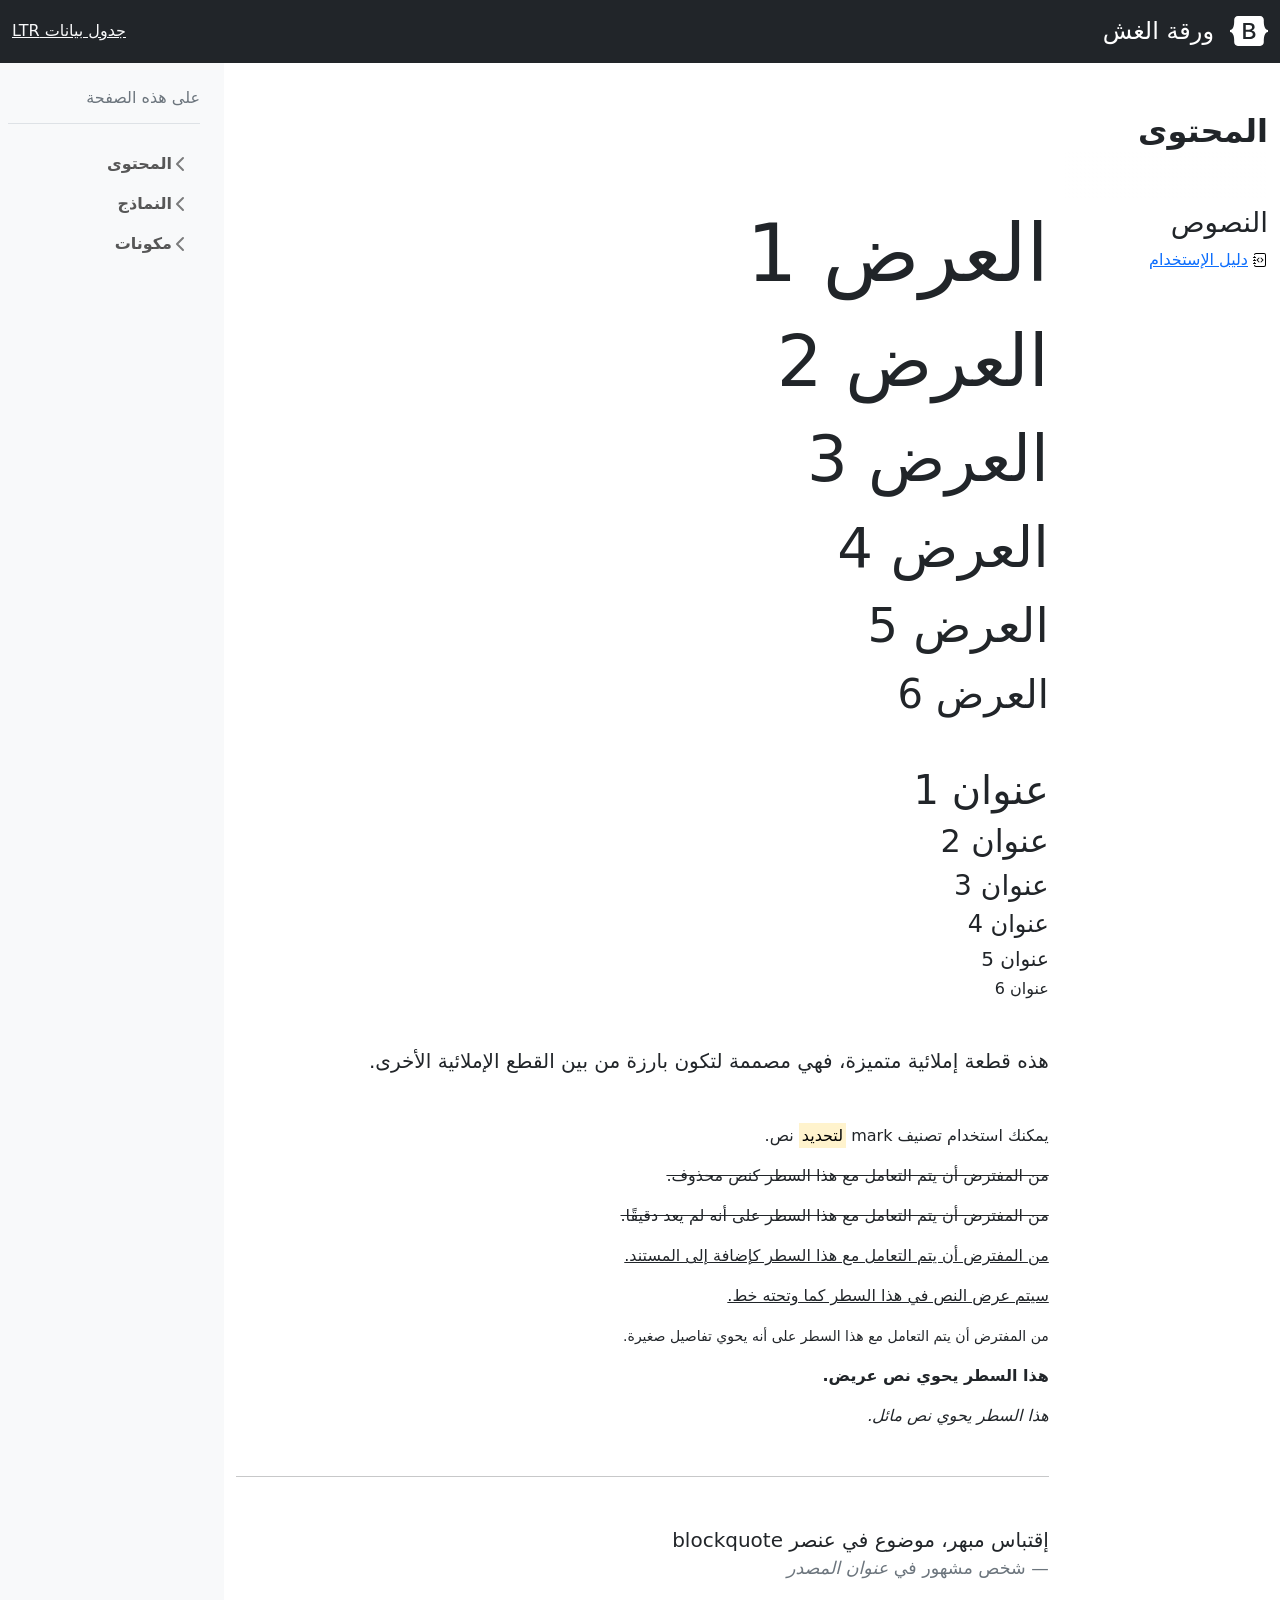
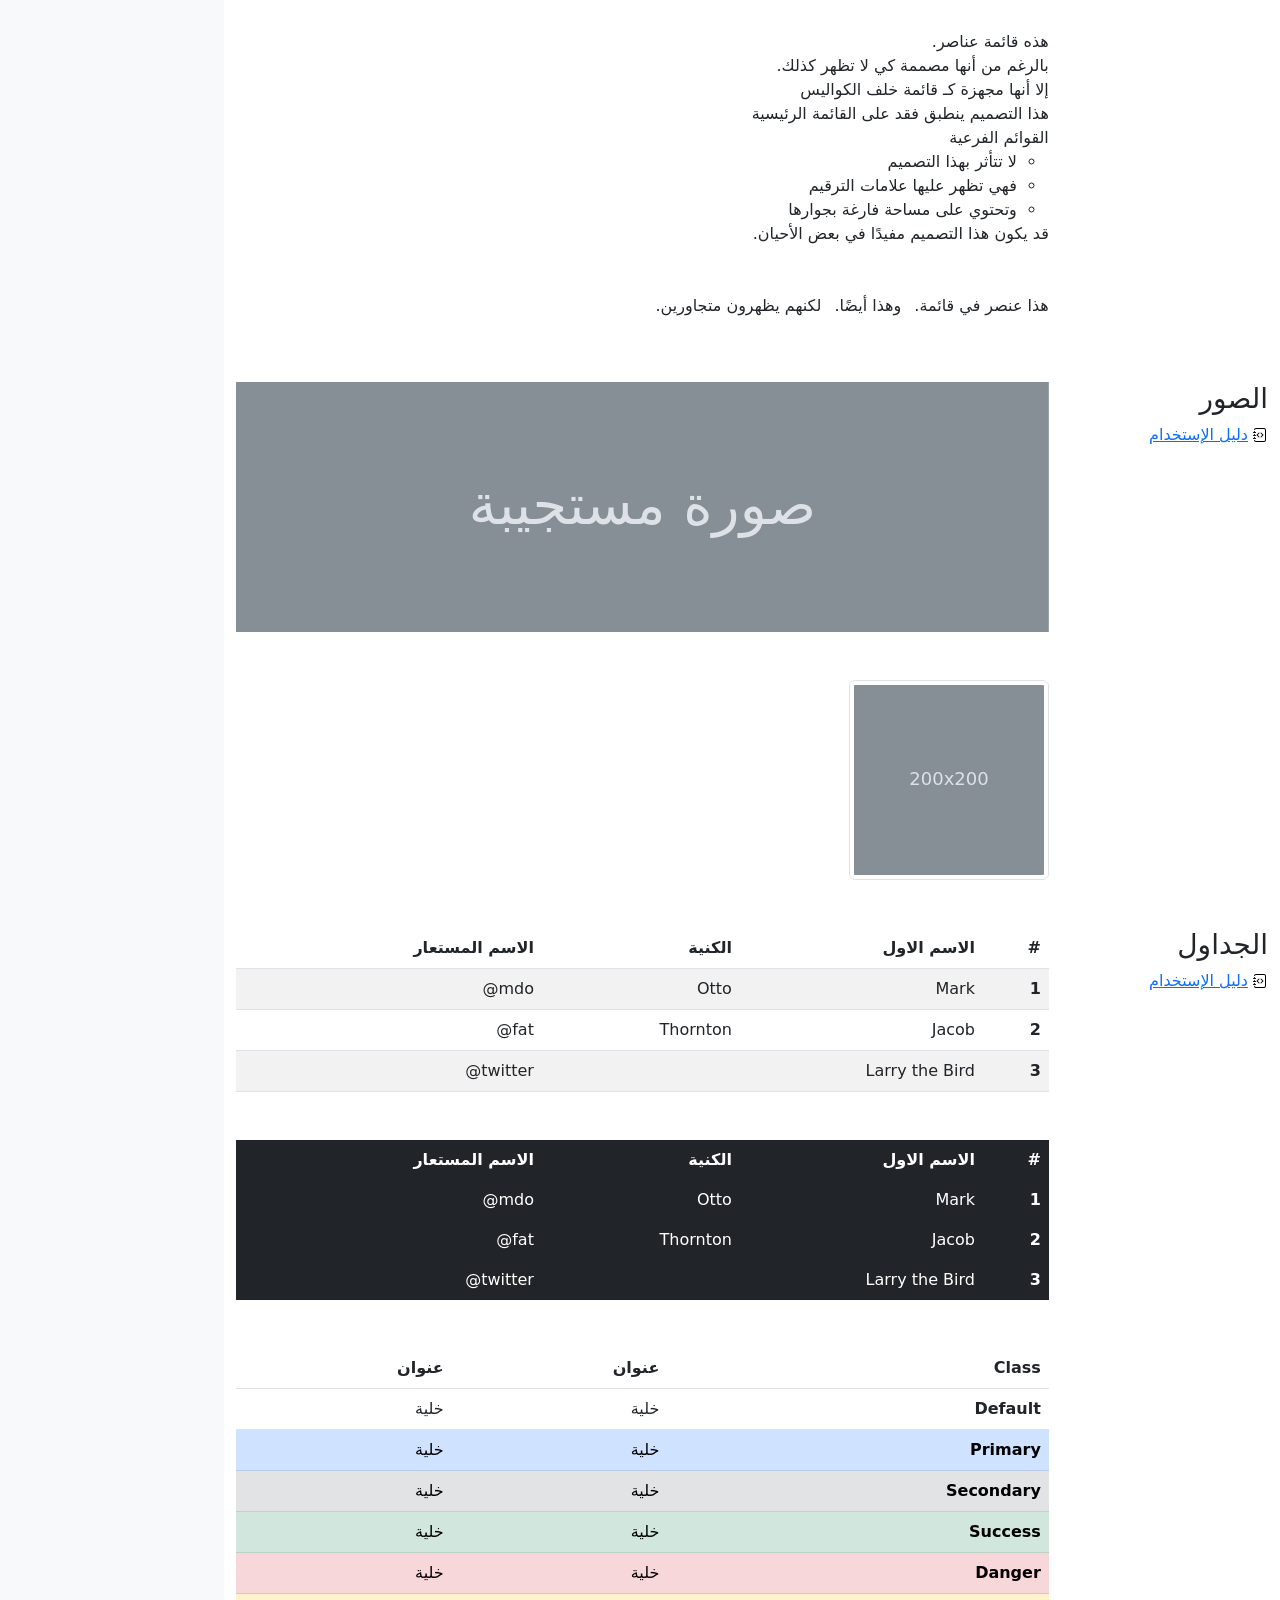
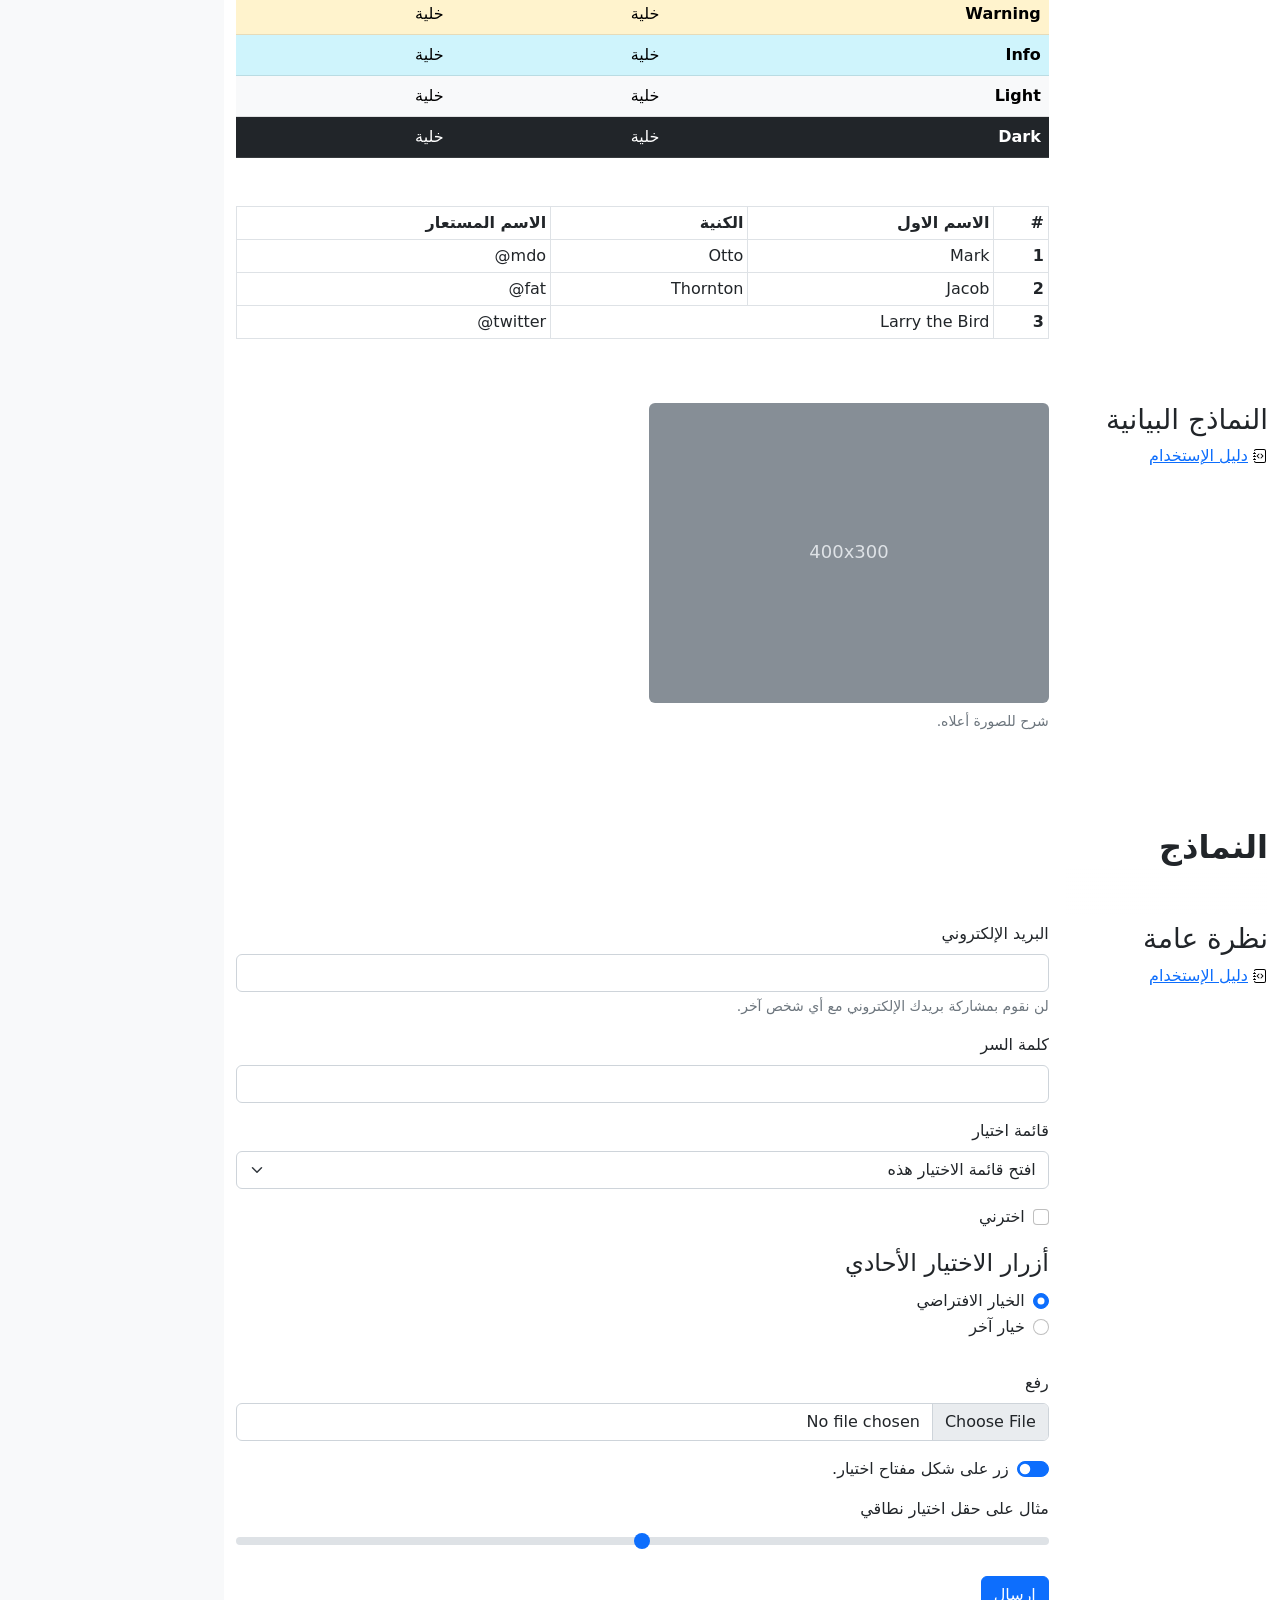
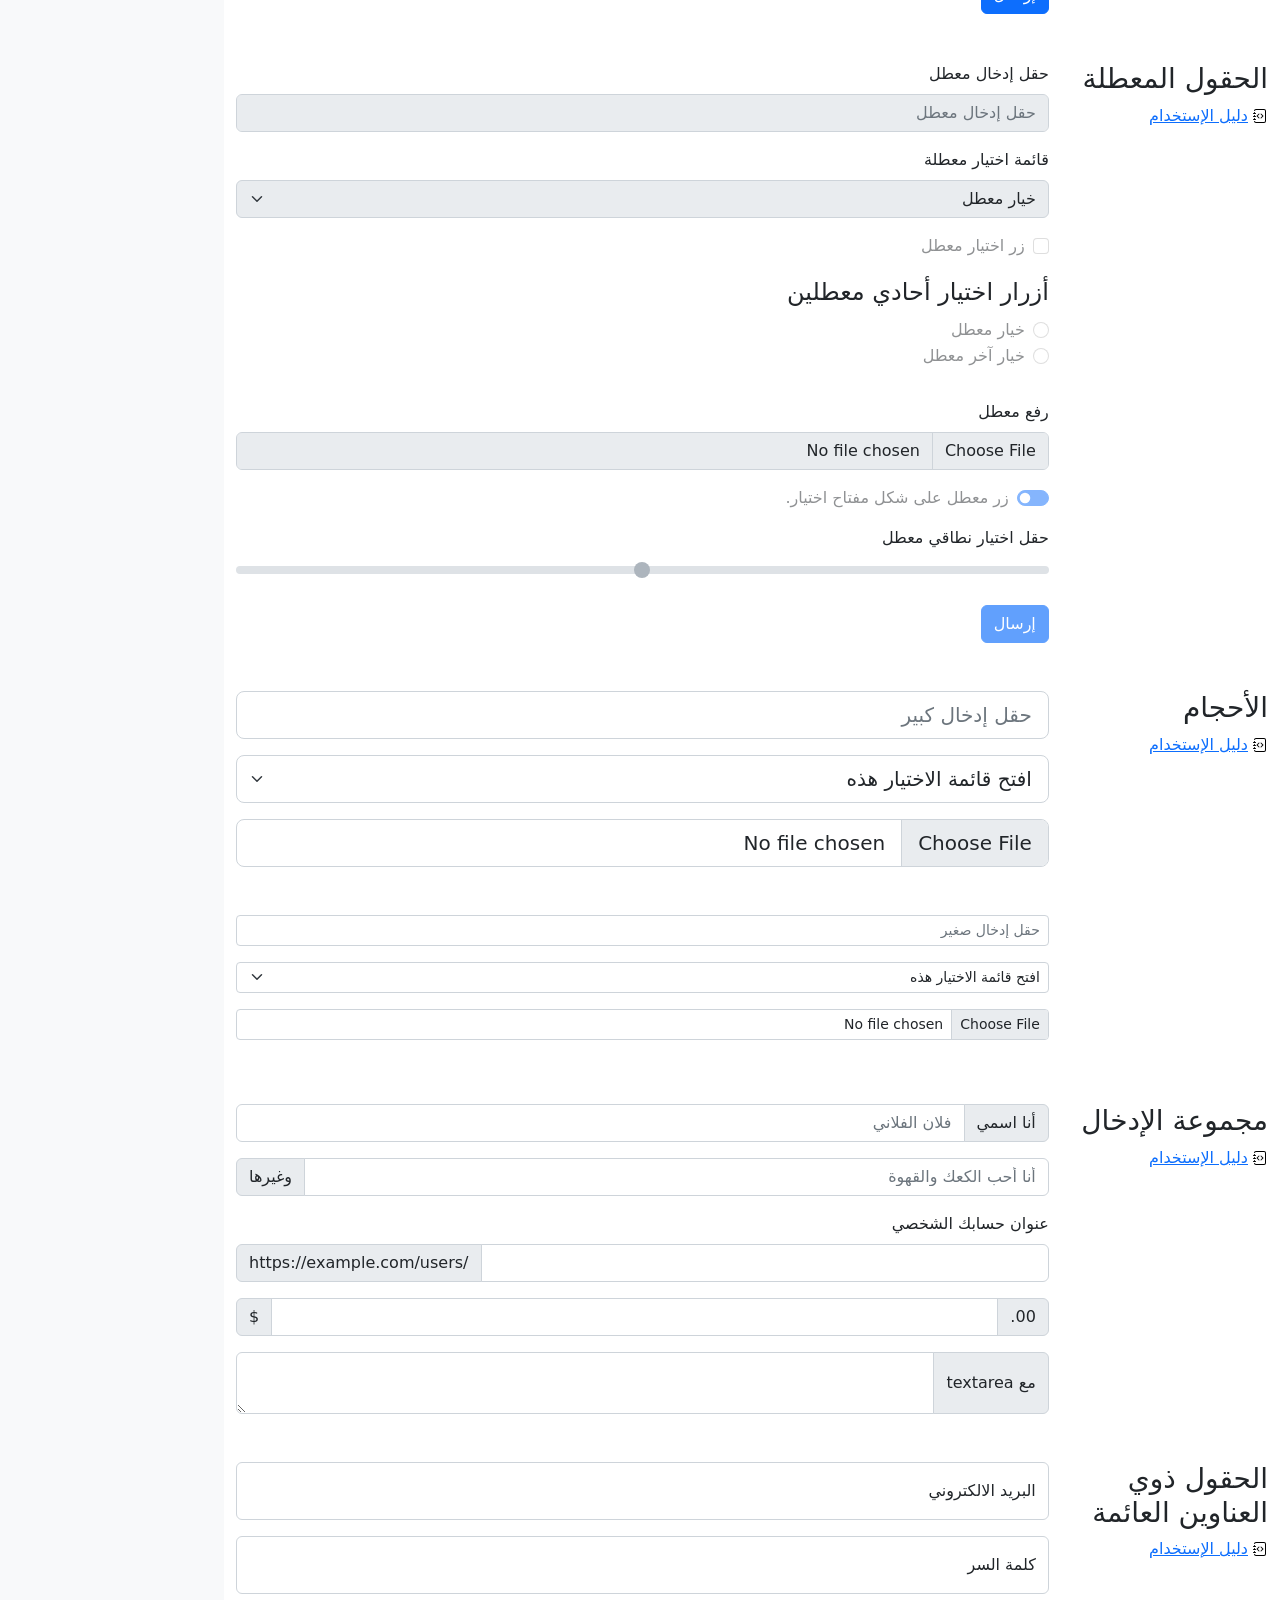
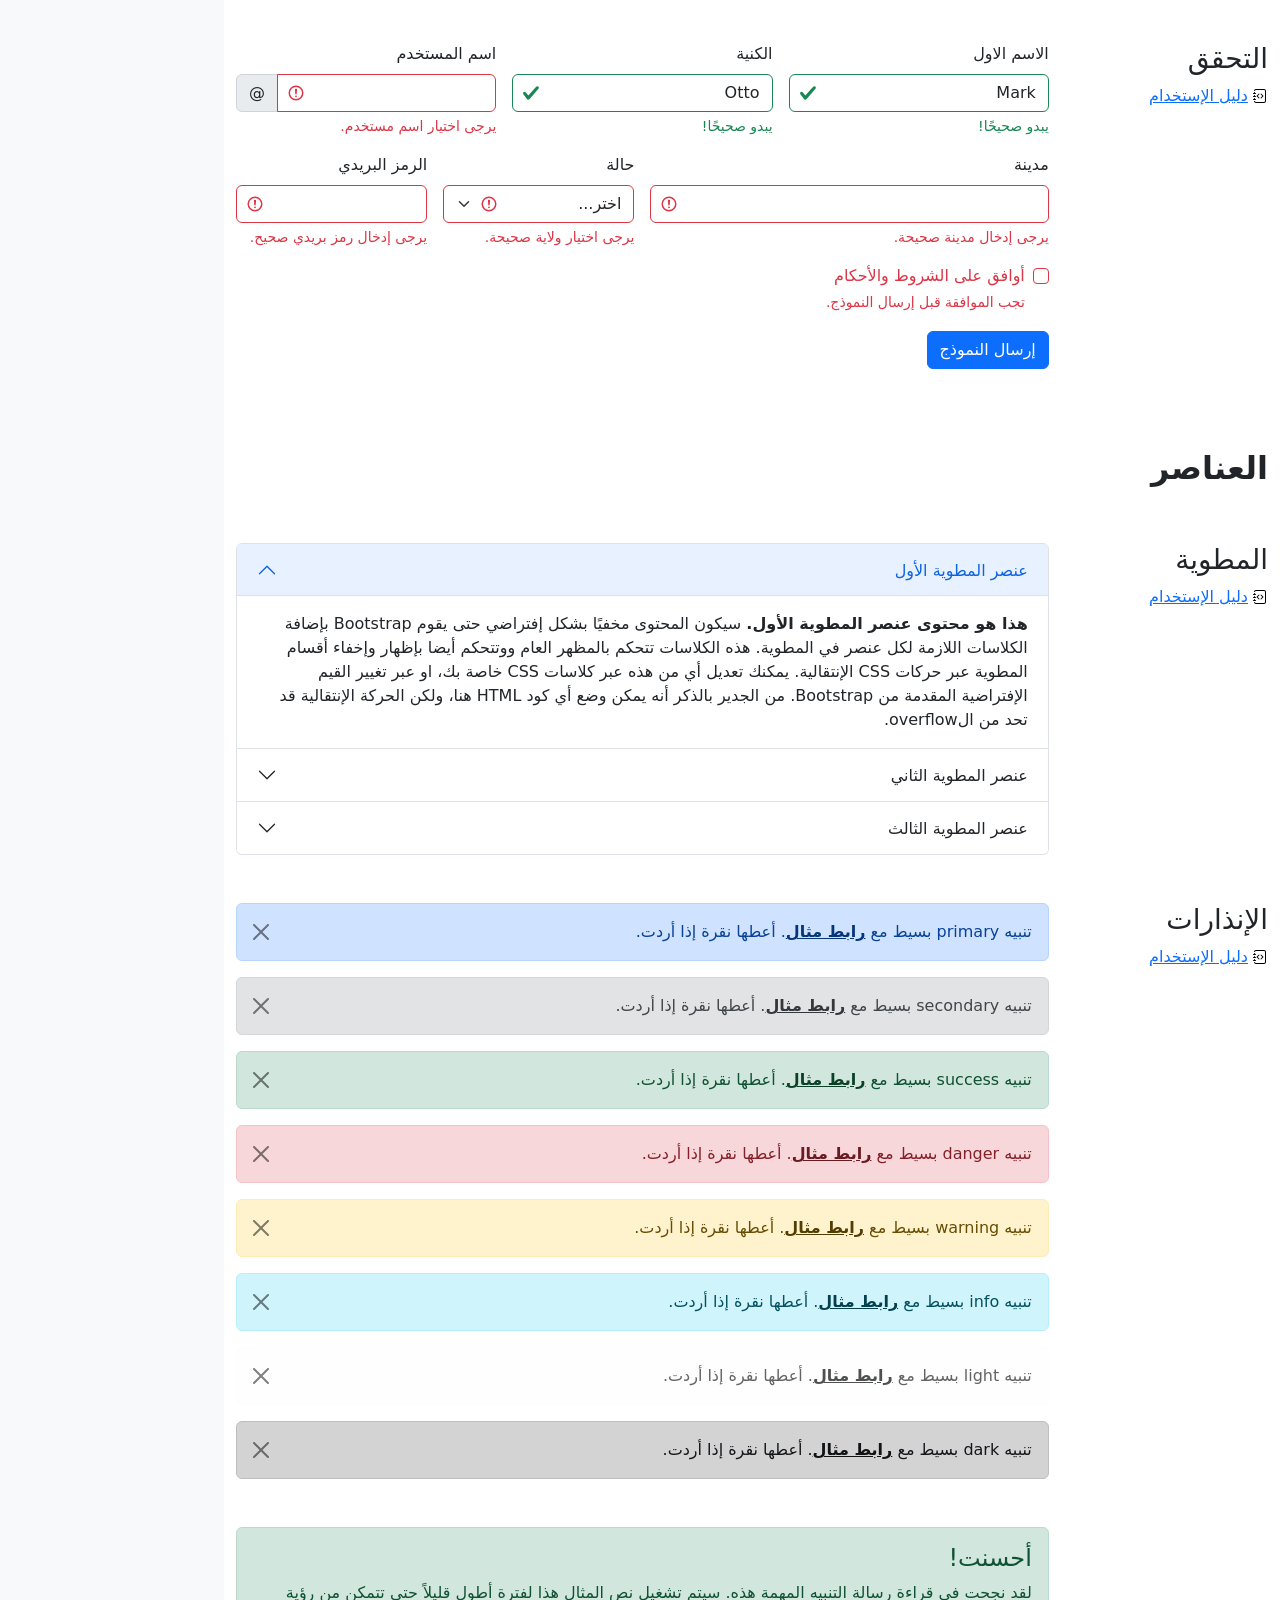
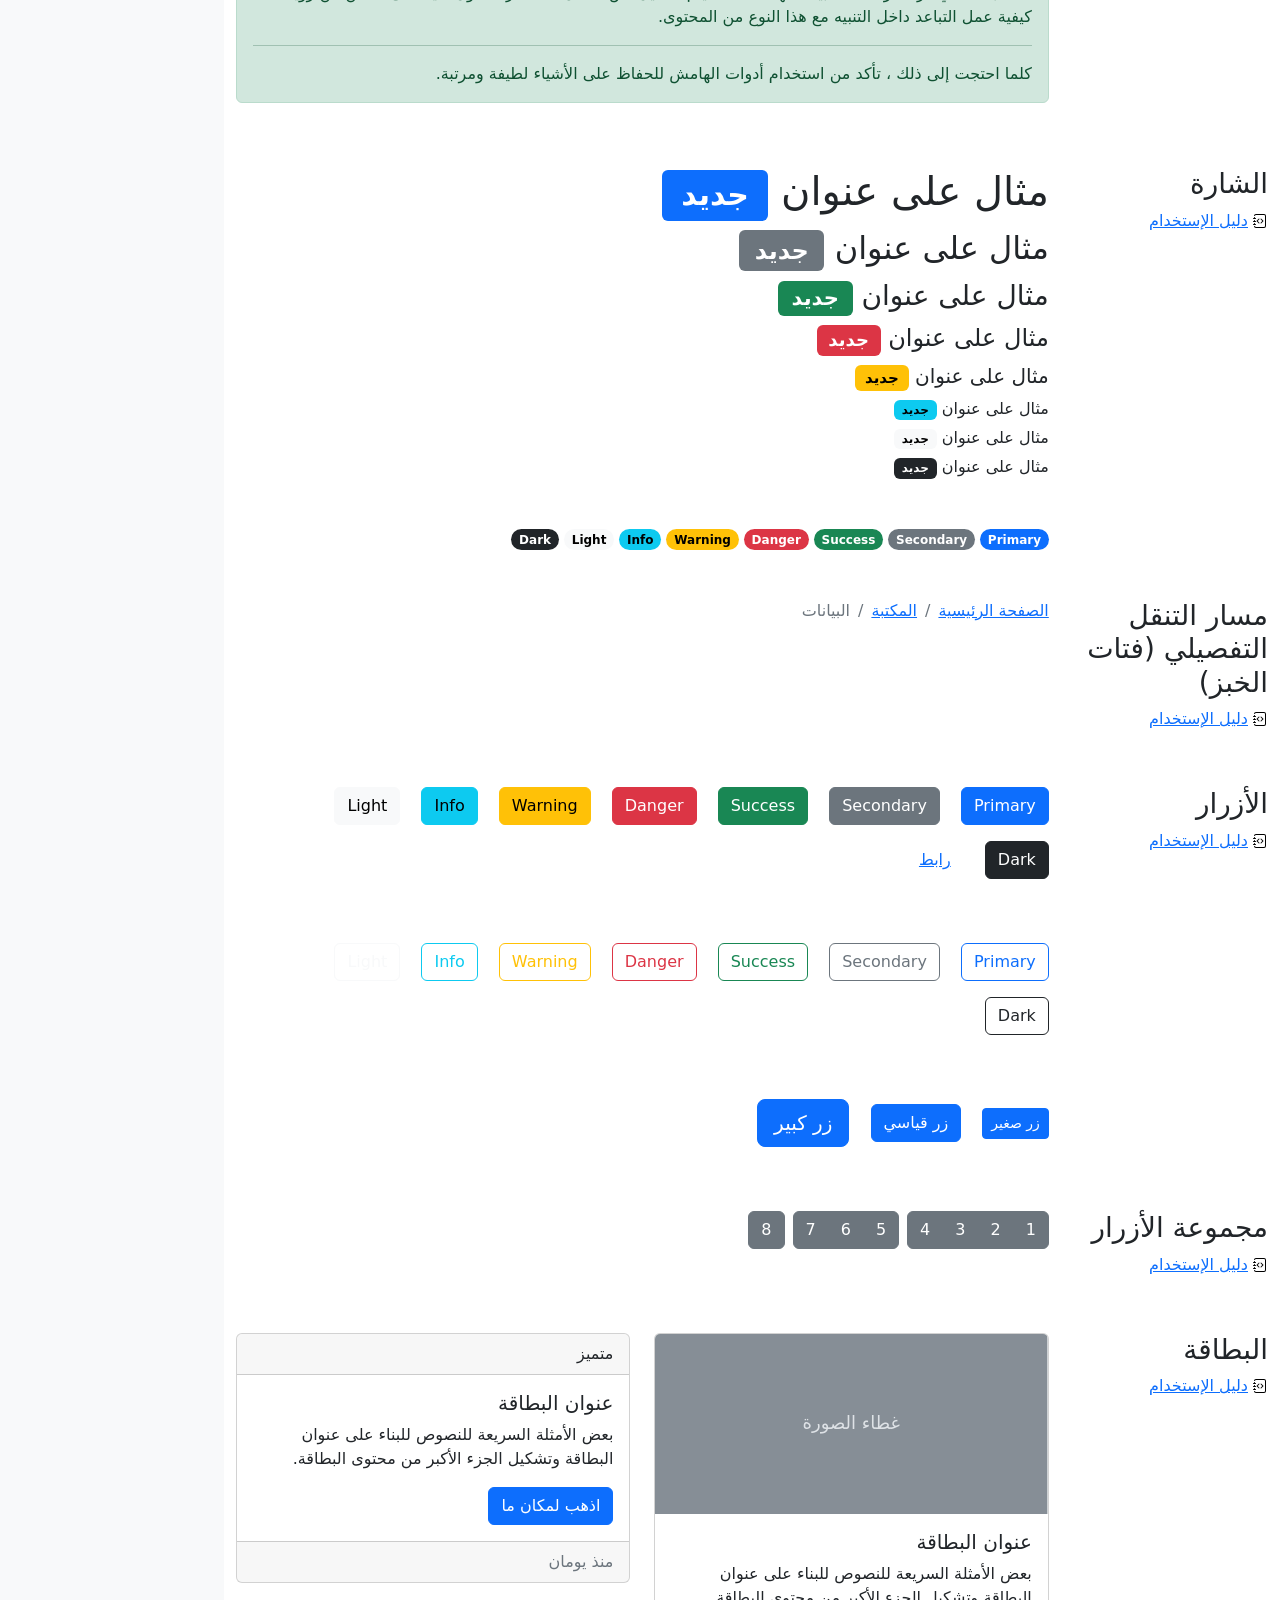
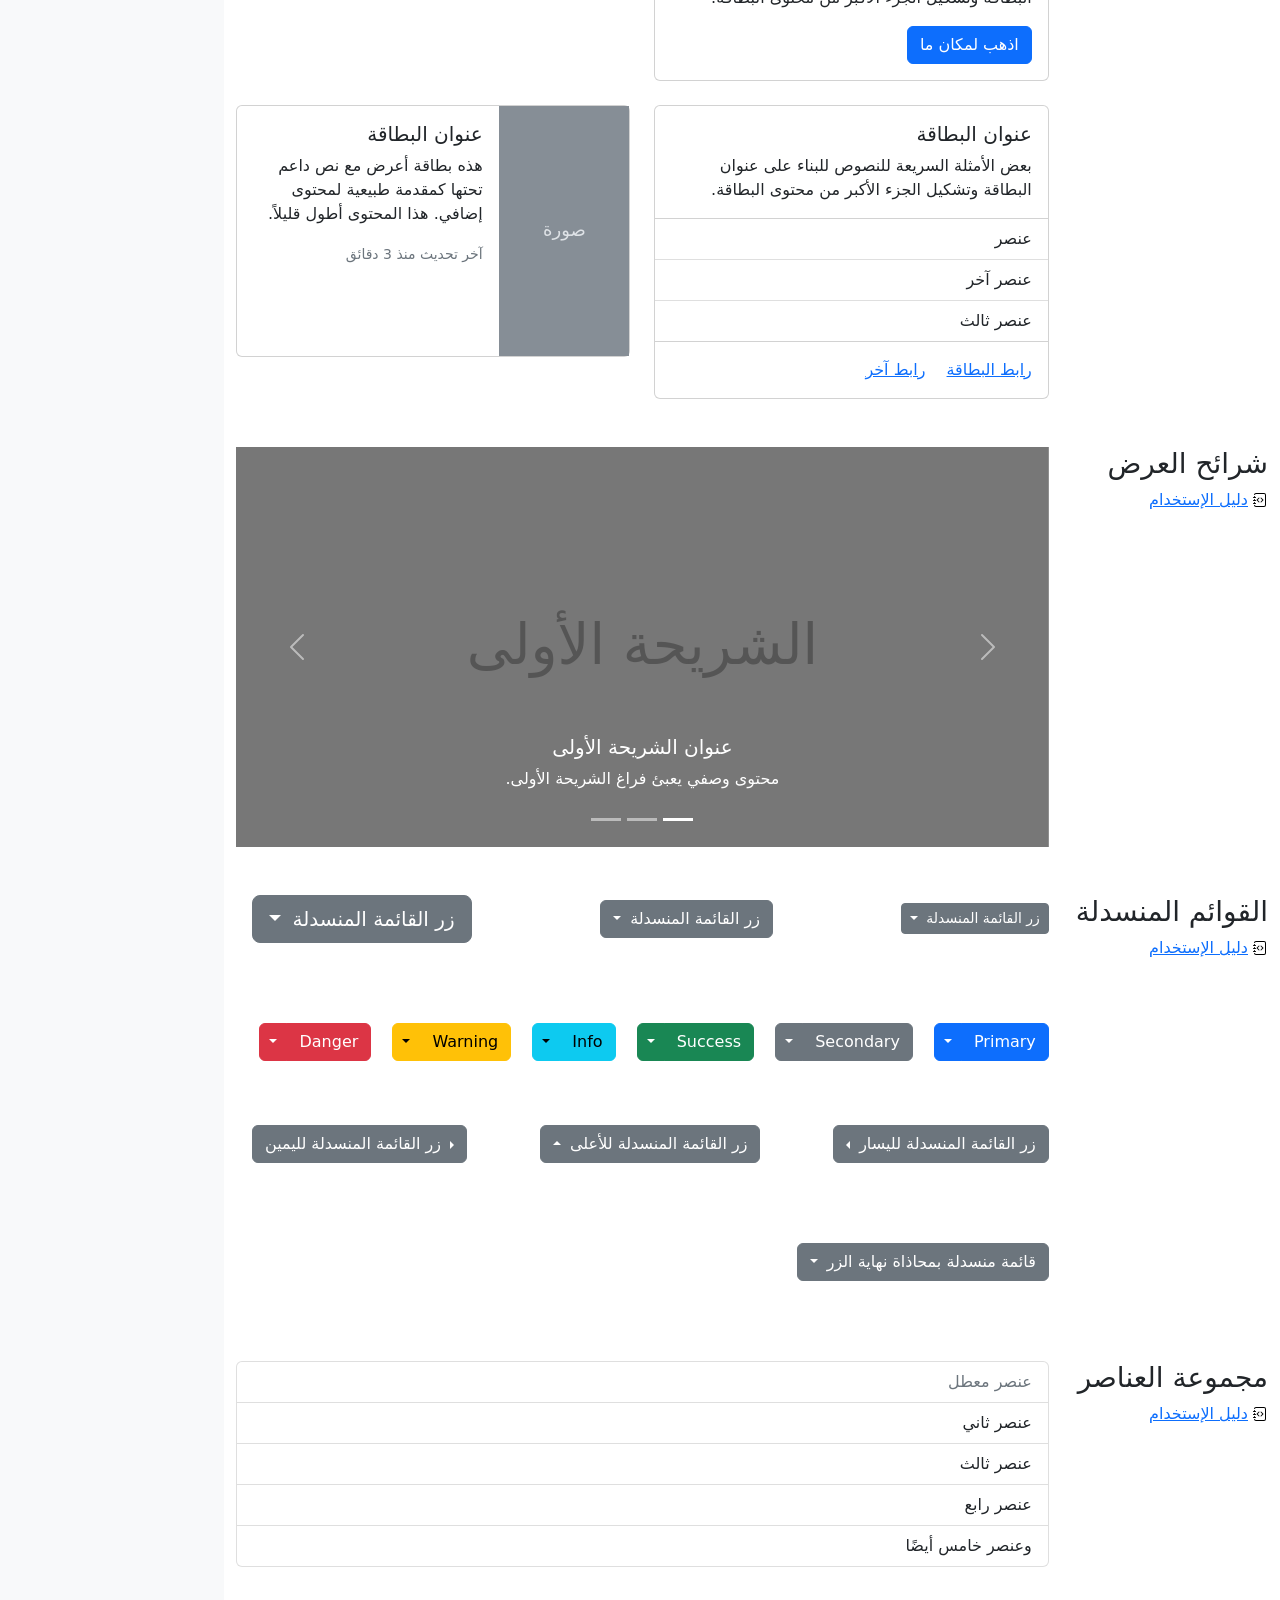
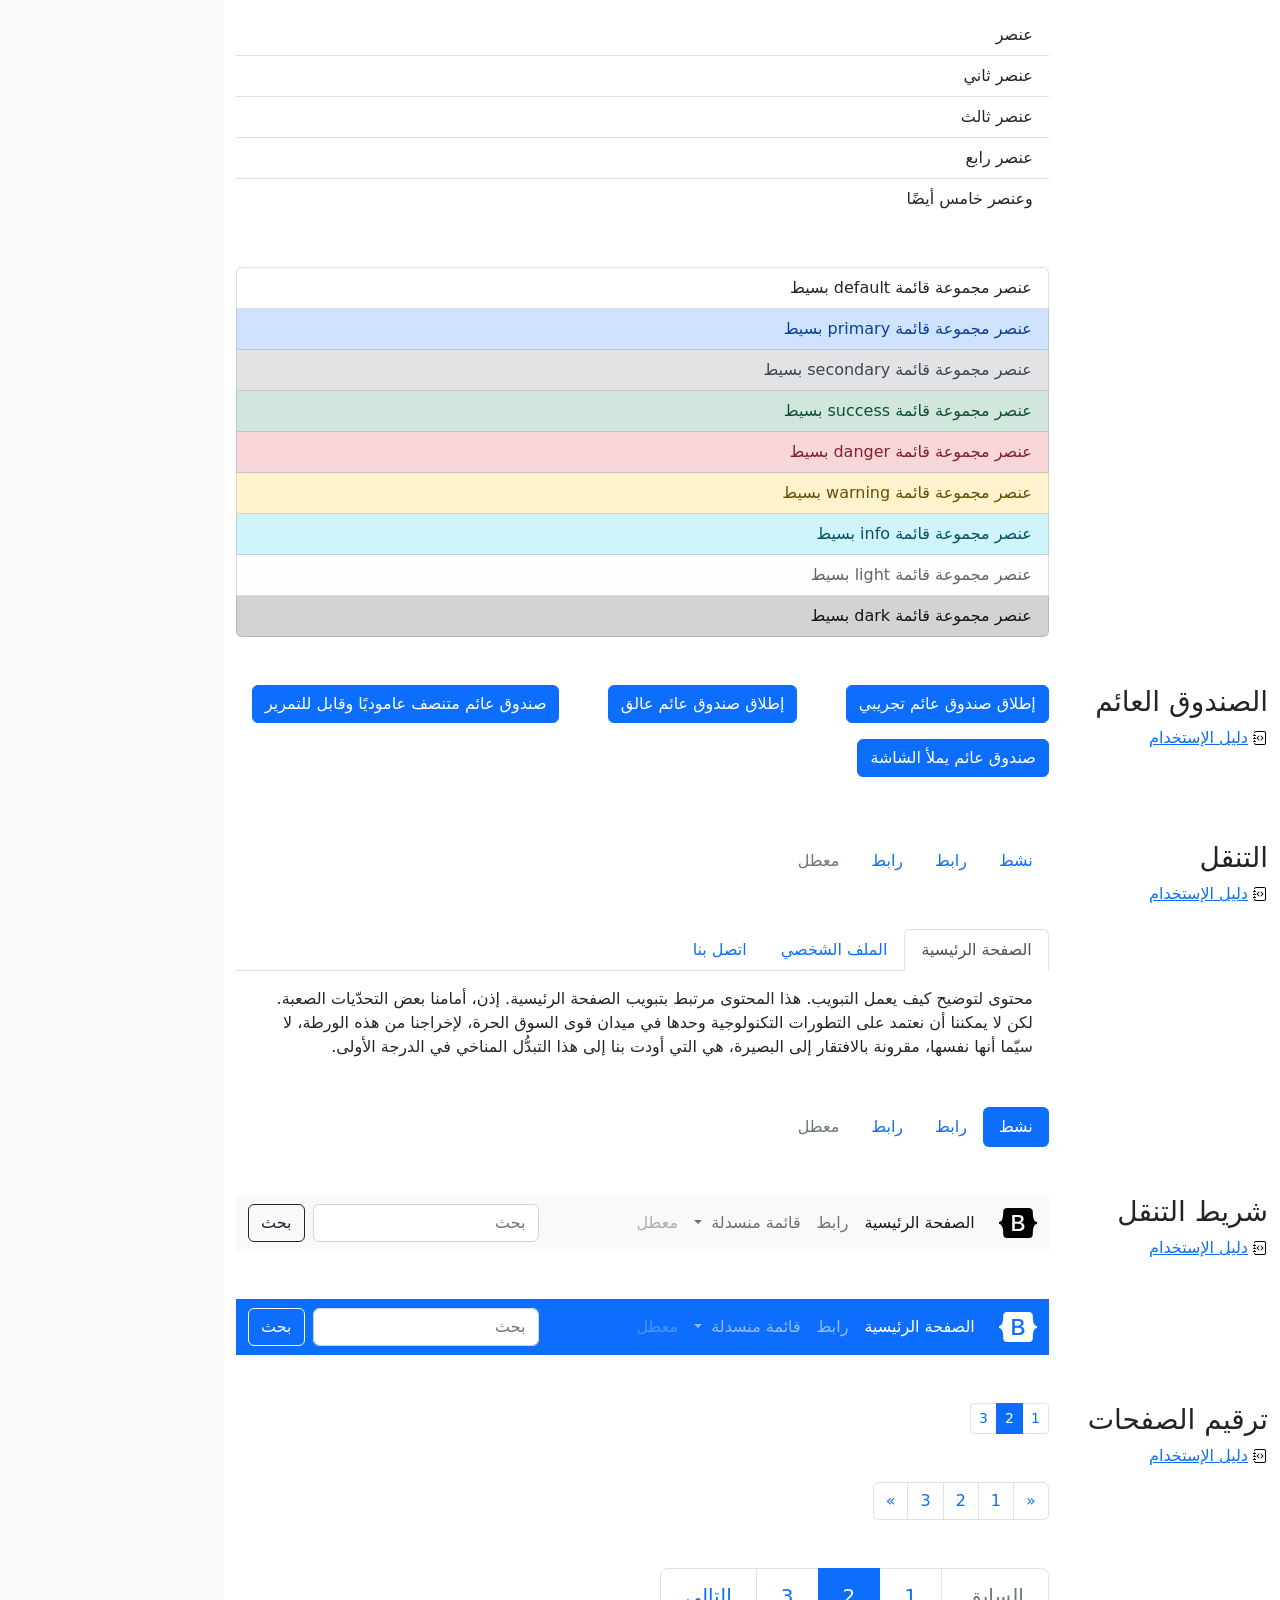
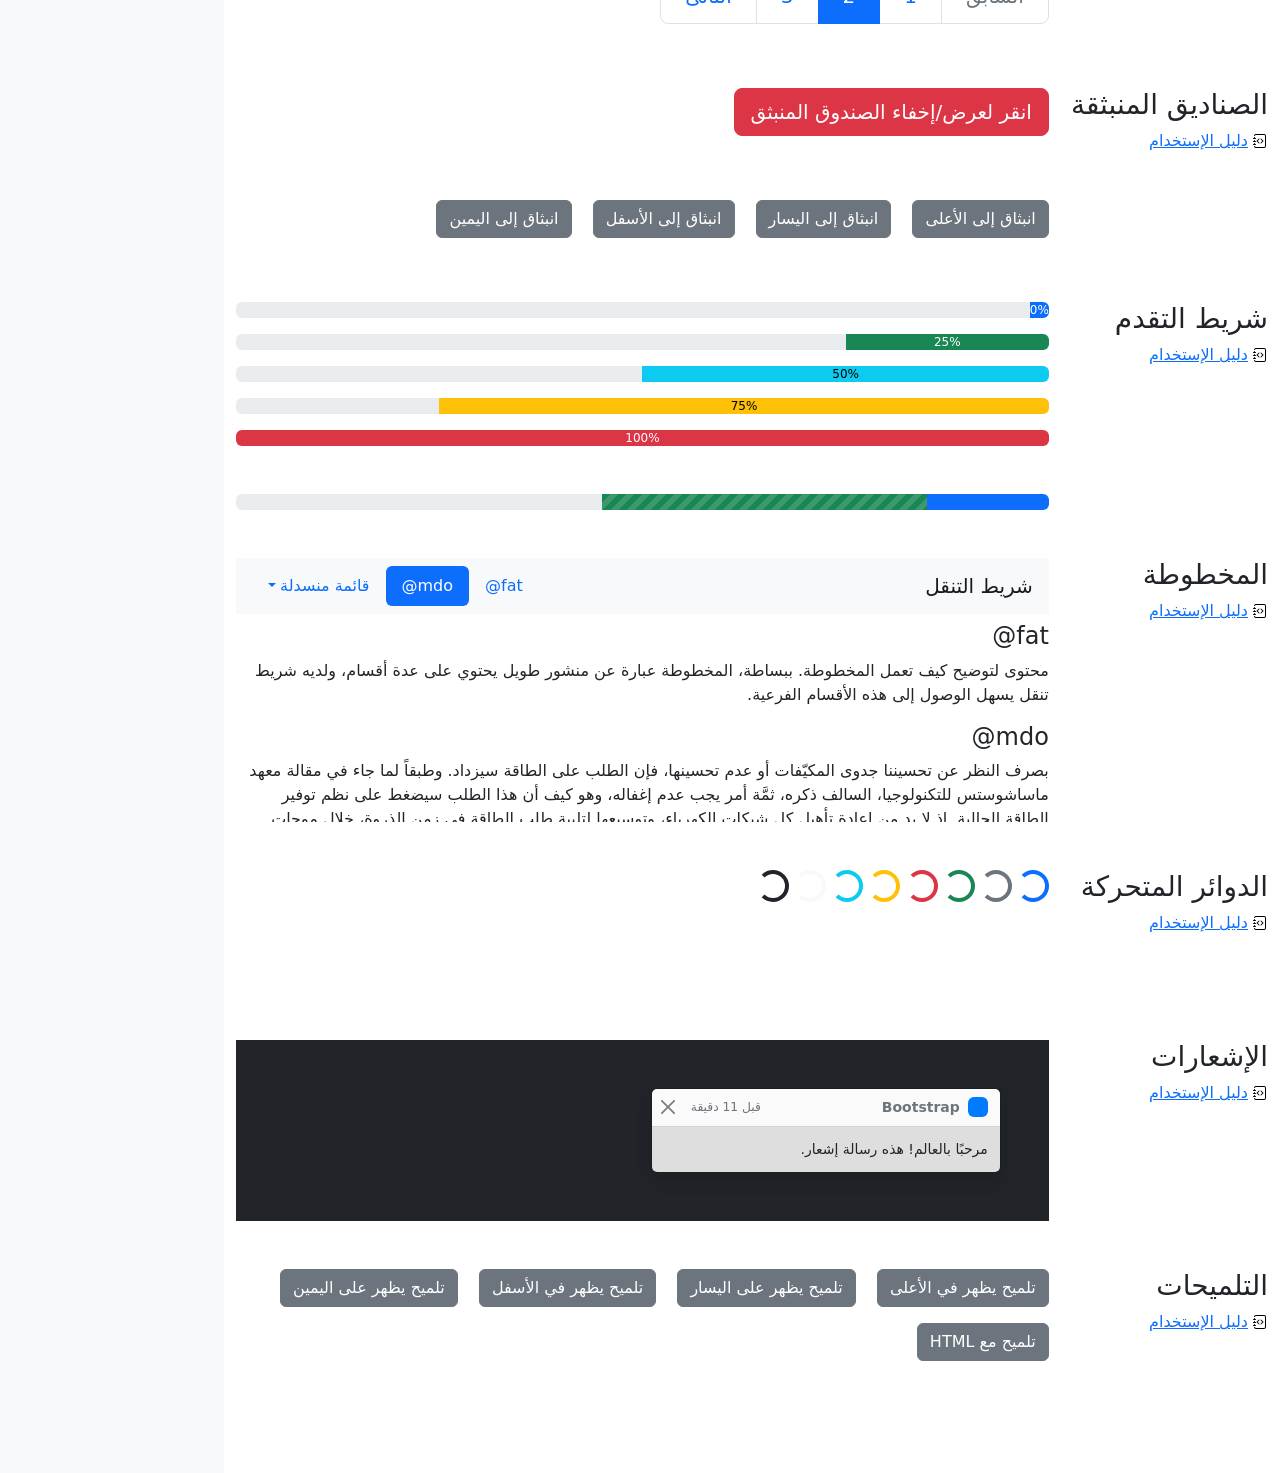
<file: lib/bootstrap-5.2.3-examples/cheatsheet-rtl/index.html>
<!doctype html>
<html lang="ar" dir="rtl">
  <head>
    <meta charset="utf-8">
    <meta name="viewport" content="width=device-width, initial-scale=1">
    <meta name="description" content="">
    <meta name="author" content="Mark Otto, Jacob Thornton, and Bootstrap contributors">
    <meta name="generator" content="Hugo 0.104.2">
    <title>ورقة الغش · Bootstrap v5.2</title>

    <link rel="canonical" href="https://getbootstrap.com/docs/5.2/examples/cheatsheet-rtl/">

    

    

<link href="../assets/dist/css/bootstrap.rtl.min.css" rel="stylesheet">

    <style>
      .bd-placeholder-img {
        font-size: 1.125rem;
        text-anchor: middle;
        -webkit-user-select: none;
        -moz-user-select: none;
        user-select: none;
      }

      @media (min-width: 768px) {
        .bd-placeholder-img-lg {
          font-size: 3.5rem;
        }
      }

      .b-example-divider {
        height: 3rem;
        background-color: rgba(0, 0, 0, .1);
        border: solid rgba(0, 0, 0, .15);
        border-width: 1px 0;
        box-shadow: inset 0 .5em 1.5em rgba(0, 0, 0, .1), inset 0 .125em .5em rgba(0, 0, 0, .15);
      }

      .b-example-vr {
        flex-shrink: 0;
        width: 1.5rem;
        height: 100vh;
      }

      .bi {
        vertical-align: -.125em;
        fill: currentColor;
      }

      .nav-scroller {
        position: relative;
        z-index: 2;
        height: 2.75rem;
        overflow-y: hidden;
      }

      .nav-scroller .nav {
        display: flex;
        flex-wrap: nowrap;
        padding-bottom: 1rem;
        margin-top: -1px;
        overflow-x: auto;
        text-align: center;
        white-space: nowrap;
        -webkit-overflow-scrolling: touch;
      }
    </style>

    
    <!-- Custom styles for this template -->
    <link href="../cheatsheet/cheatsheet.rtl.css" rel="stylesheet">
  </head>
  <body class="bg-light">
    
<header class="bd-header bg-dark py-3 d-flex align-items-stretch border-bottom border-dark">
  <div class="container-fluid d-flex align-items-center">
    <h1 class="d-flex align-items-center fs-4 text-white mb-0">
      <img src="../assets/brand/bootstrap-logo-white.svg" width="38" height="30" class="me-3" alt="Bootstrap">
      ورقة الغش
    </h1>
    <a href="../examples/cheatsheet/" class="ms-auto link-light" hreflang="en">جدول بيانات LTR</a>
  </div>
</header>
<aside class="bd-aside sticky-xl-top text-muted align-self-start mb-3 mb-xl-5 px-2">
  <h2 class="h6 pt-4 pb-3 mb-4 border-bottom">على هذه الصفحة</h2>
  <nav class="small" id="toc">
    <ul class="list-unstyled">
      <li class="my-2">
        <button class="btn d-inline-flex align-items-center collapsed border-0" data-bs-toggle="collapse" aria-expanded="false" data-bs-target="#contents-collapse" aria-controls="contents-collapse">المحتوى</button>
        <ul class="list-unstyled ps-3 collapse" id="contents-collapse">
          <li><a class="d-inline-flex align-items-center rounded text-decoration-none" href="#typography">النصوص</a></li>
          <li><a class="d-inline-flex align-items-center rounded text-decoration-none" href="#images">الصور</a></li>
          <li><a class="d-inline-flex align-items-center rounded text-decoration-none" href="#tables">الجداول</a></li>
          <li><a class="d-inline-flex align-items-center rounded text-decoration-none" href="#figures">النماذج البيانية</a></li>
        </ul>
      </li>
      <li class="my-2">
        <button class="btn d-inline-flex align-items-center collapsed border-0" data-bs-toggle="collapse" aria-expanded="false" data-bs-target="#forms-collapse" aria-controls="forms-collapse">النماذج</button>
        <ul class="list-unstyled ps-3 collapse" id="forms-collapse">
          <li><a class="d-inline-flex align-items-center rounded text-decoration-none" href="#overview">نظرة عامة</a></li>
          <li><a class="d-inline-flex align-items-center rounded text-decoration-none" href="#disabled-forms">الحقول المعطلة</a></li>
          <li><a class="d-inline-flex align-items-center rounded text-decoration-none" href="#sizing">الأحجام</a></li>
          <li><a class="d-inline-flex align-items-center rounded text-decoration-none" href="#input-group">مجموعة الإدخال</a></li>
          <li><a class="d-inline-flex align-items-center rounded text-decoration-none" href="#floating-labels">الحقول ذوي العناوين العائمة</a></li>
          <li><a class="d-inline-flex align-items-center rounded text-decoration-none" href="#validation">التحقق</a></li>
        </ul>
      </li>
      <li class="my-2">
        <button class="btn d-inline-flex align-items-center collapsed border-0" data-bs-toggle="collapse" aria-expanded="false" data-bs-target="#components-collapse" aria-controls="components-collapse">مكونات</button>
        <ul class="list-unstyled ps-3 collapse" id="components-collapse">
          <li><a class="d-inline-flex align-items-center rounded text-decoration-none" href="#accordion">المطوية</a></li>
          <li><a class="d-inline-flex align-items-center rounded text-decoration-none" href="#alerts">الإنذارات</a></li>
          <li><a class="d-inline-flex align-items-center rounded text-decoration-none" href="#badge">الشارة</a></li>
          <li><a class="d-inline-flex align-items-center rounded text-decoration-none" href="#breadcrumb">مسار التنقل التفصيلي</a></li>
          <li><a class="d-inline-flex align-items-center rounded text-decoration-none" href="#buttons">الأزرار</a></li>
          <li><a class="d-inline-flex align-items-center rounded text-decoration-none" href="#button-group">مجموعة الأزرار</a></li>
          <li><a class="d-inline-flex align-items-center rounded text-decoration-none" href="#card">البطاقة</a></li>
          <li><a class="d-inline-flex align-items-center rounded text-decoration-none" href="#carousel">شرائح العرض</a></li>
          <li><a class="d-inline-flex align-items-center rounded text-decoration-none" href="#dropdowns">القوائم المنسدلة</a></li>
          <li><a class="d-inline-flex align-items-center rounded text-decoration-none" href="#list-group">مجموعة العناصر</a></li>
          <li><a class="d-inline-flex align-items-center rounded text-decoration-none" href="#modal">الصندوق العائم</a></li>
          <li><a class="d-inline-flex align-items-center rounded text-decoration-none" href="#navs">التنقل</a></li>
          <li><a class="d-inline-flex align-items-center rounded text-decoration-none" href="#navbar">شريط التنقل</a></li>
          <li><a class="d-inline-flex align-items-center rounded text-decoration-none" href="#pagination">ترقيم الصفحات</a></li>
          <li><a class="d-inline-flex align-items-center rounded text-decoration-none" href="#popovers">الصناديق المنبثقة</a></li>
          <li><a class="d-inline-flex align-items-center rounded text-decoration-none" href="#progress">شريط التقدم</a></li>
          <li><a class="d-inline-flex align-items-center rounded text-decoration-none" href="#scrollspy">المخطوطة</a></li>
          <li><a class="d-inline-flex align-items-center rounded text-decoration-none" href="#spinners">الدوائر المتحركة</a></li>
          <li><a class="d-inline-flex align-items-center rounded text-decoration-none" href="#toasts">الإشعارات</a></li>
          <li><a class="d-inline-flex align-items-center rounded text-decoration-none" href="#tooltips">التلميحات</a></li>
        </ul>
      </li>
    </ul>
  </nav>
</aside>
<div class="bd-cheatsheet container-fluid bg-body">
  <section id="content">
    <h2 class="sticky-xl-top fw-bold pt-3 pt-xl-5 pb-2 pb-xl-3">المحتوى</h2>

    <article class="my-3" id="typography">
      <div class="bd-heading sticky-xl-top align-self-start mt-5 mb-3 mt-xl-0 mb-xl-2">
        <h3>النصوص</h3>
        <a class="d-flex align-items-center" hreflang="en" href="../content/typography/">دليل الإستخدام</a>
      </div>

      <div>
        <div class="bd-example-snippet bd-code-snippet"><div class="bd-example">
        <p class="display-1">العرض 1</p>
        <p class="display-2">العرض 2</p>
        <p class="display-3">العرض 3</p>
        <p class="display-4">العرض 4</p>
        <p class="display-5">العرض 5</p>
        <p class="display-6">العرض 6</p>
        </div></div>


        <div class="bd-example-snippet bd-code-snippet"><div class="bd-example">
        <p class="h1">عنوان 1</p>
        <p class="h2">عنوان 2</p>
        <p class="h3">عنوان 3</p>
        <p class="h4">عنوان 4</p>
        <p class="h5">عنوان 5</p>
        <p class="h6">عنوان 6</p>
        </div></div>


        <div class="bd-example-snippet bd-code-snippet"><div class="bd-example">
        <p class="lead">
          هذه قطعة إملائية متميزة، فهي مصممة لتكون بارزة من بين القطع الإملائية الأخرى.
        </p>
        </div></div>


        <div class="bd-example-snippet bd-code-snippet"><div class="bd-example">
        <p>يمكنك استخدام تصنيف mark <mark>لتحديد</mark> نص.</p>
        <p><del>من المفترض أن يتم التعامل مع هذا السطر كنص محذوف.</del></p>
        <p><s>من المفترض أن يتم التعامل مع هذا السطر على أنه لم يعد دقيقًا.</s></p>
        <p><ins>من المفترض أن يتم التعامل مع هذا السطر كإضافة إلى المستند.</ins></p>
        <p><u>سيتم عرض النص في هذا السطر كما وتحته خط.</u></p>
        <p><small>من المفترض أن يتم التعامل مع هذا السطر على أنه يحوي تفاصيل صغيرة.</small></p>
        <p><strong>هذا السطر يحوي نص عريض.</strong></p>
        <p><em>هذا السطر يحوي نص مائل.</em></p>
        </div></div>


        <div class="bd-example-snippet bd-code-snippet"><div class="bd-example">
        <hr>
        </div></div>


        <div class="bd-example-snippet bd-code-snippet"><div class="bd-example">
        <blockquote class="blockquote">
          <p>إقتباس مبهر، موضوع في عنصر blockquote</p>
          <footer class="blockquote-footer">شخص مشهور في <cite title= "عنوان المصدر"> عنوان المصدر </cite></footer>
        </blockquote>
        </div></div>


        <div class="bd-example-snippet bd-code-snippet"><div class="bd-example">
        <ul class="list-unstyled">
          <li>هذه قائمة عناصر.</li>
          <li>بالرغم من أنها مصممة كي لا تظهر كذلك.</li>
          <li>إلا أنها مجهزة كـ قائمة خلف الكواليس</li>
          <li>هذا التصميم ينطبق فقد على القائمة الرئيسية</li>
          <li>القوائم الفرعية
            <ul>
              <li>لا تتأثر بهذا التصميم</li>
              <li>فهي تظهر عليها علامات الترقيم</li>
              <li>وتحتوي على مساحة فارغة بجوارها</li>
            </ul>
          </li>
          <li>قد يكون هذا التصميم مفيدًا في بعض الأحيان.</li>
        </ul>
        </div></div>


        <div class="bd-example-snippet bd-code-snippet"><div class="bd-example">
        <ul class="list-inline">
          <li class="list-inline-item">هذا عنصر في قائمة.</li>
          <li class="list-inline-item">وهذا أيضًا.</li>
          <li class="list-inline-item">لكنهم يظهرون متجاورين.</li>
        </ul>
        </div></div>

      </div>
    </article>
    <article class="my-3" id="images">
      <div class="bd-heading sticky-xl-top align-self-start mt-5 mb-3 mt-xl-0 mb-xl-2">
        <h3>الصور</h3>
        <a class="d-flex align-items-center" hreflang="en" href="../content/images/">دليل الإستخدام</a>
      </div>

      <div>
        <div class="bd-example-snippet bd-code-snippet"><div class="bd-example">
        <svg class="bd-placeholder-img bd-placeholder-img-lg img-fluid" width="100%" height="250" xmlns="http://www.w3.org/2000/svg" role="img" aria-label="Placeholder: صورة مستجيبة" preserveAspectRatio="xMidYMid slice" focusable="false"><title>Placeholder</title><rect width="100%" height="100%" fill="#868e96"/><text x="50%" y="50%" fill="#dee2e6" dy=".3em">صورة مستجيبة</text></svg>

        </div></div>


        <div class="bd-example-snippet bd-code-snippet"><div class="bd-example">
        <svg class="bd-placeholder-img img-thumbnail" width="200" height="200" xmlns="http://www.w3.org/2000/svg" role="img" aria-label="صورة عنصر نائب مربع عام مع حدود بيضاء حولها ، مما يجعلها تشبه صورة تم التقاطها بكاميرا فورية قديمة: 200x200" preserveAspectRatio="xMidYMid slice" focusable="false"><title>صورة عنصر نائب مربع عام مع حدود بيضاء حولها ، مما يجعلها تشبه صورة تم التقاطها بكاميرا فورية قديمة</title><rect width="100%" height="100%" fill="#868e96"/><text x="50%" y="50%" fill="#dee2e6" dy=".3em">200x200</text></svg>

        </div></div>

      </div>
    </article>
    <article class="my-3" id="tables">
      <div class="bd-heading sticky-xl-top align-self-start mt-5 mb-3 mt-xl-0 mb-xl-2">
        <h3>الجداول</h3>
        <a class="d-flex align-items-center" hreflang="en" href="../content/tables/">دليل الإستخدام</a>
      </div>

      <div>
        <div class="bd-example-snippet bd-code-snippet"><div class="bd-example">
        <table class="table table-striped">
          <thead>
          <tr>
            <th scope="col">#</th>
            <th scope="col">الاسم الاول</th>
            <th scope="col">الكنية</th>
            <th scope="col">الاسم المستعار</th>
          </tr>
          </thead>
          <tbody>
          <tr>
            <th scope="row">1</th>
            <td>Mark</td>
            <td>Otto</td>
            <td><bdo lang="en" dir="ltr">@mdo</bdo></td>
          </tr>
          <tr>
            <th scope="row">2</th>
            <td>Jacob</td>
            <td>Thornton</td>
            <td><bdo lang="en" dir="ltr">@fat</bdo></td>
          </tr>
          <tr>
            <th scope="row">3</th>
            <td colspan="2">Larry the Bird</td>
            <td><bdo lang="en" dir="ltr">@twitter</bdo></td>
          </tr>
          </tbody>
        </table>
        </div></div>


        <div class="bd-example-snippet bd-code-snippet"><div class="bd-example">
        <table class="table table-dark table-borderless">
          <thead>
          <tr>
            <th scope="col">#</th>
            <th scope="col">الاسم الاول</th>
            <th scope="col">الكنية</th>
            <th scope="col">الاسم المستعار</th>
          </tr>
          </thead>
          <tbody>
          <tr>
            <th scope="row">1</th>
            <td>Mark</td>
            <td>Otto</td>
            <td><bdo lang="en" dir="ltr">@mdo</bdo></td>
          </tr>
          <tr>
            <th scope="row">2</th>
            <td>Jacob</td>
            <td>Thornton</td>
            <td><bdo lang="en" dir="ltr">@fat</bdo></td>
          </tr>
          <tr>
            <th scope="row">3</th>
            <td colspan="2">Larry the Bird</td>
            <td><bdo lang="en" dir="ltr">@twitter</bdo></td>
          </tr>
          </tbody>
        </table>
        </div></div>


        <div class="bd-example-snippet bd-code-snippet"><div class="bd-example">
        <table class="table table-hover">
          <thead>
          <tr>
            <th scope="col">Class</th>
            <th scope="col">عنوان</th>
            <th scope="col">عنوان</th>
          </tr>
          </thead>
          <tbody>
          <tr>
            <th scope="row">Default</th>
            <td>خلية</td>
            <td>خلية</td>
          </tr>
          
          <tr class="table-primary">
            <th scope="row">Primary</th>
            <td>خلية</td>
            <td>خلية</td>
          </tr>
          <tr class="table-secondary">
            <th scope="row">Secondary</th>
            <td>خلية</td>
            <td>خلية</td>
          </tr>
          <tr class="table-success">
            <th scope="row">Success</th>
            <td>خلية</td>
            <td>خلية</td>
          </tr>
          <tr class="table-danger">
            <th scope="row">Danger</th>
            <td>خلية</td>
            <td>خلية</td>
          </tr>
          <tr class="table-warning">
            <th scope="row">Warning</th>
            <td>خلية</td>
            <td>خلية</td>
          </tr>
          <tr class="table-info">
            <th scope="row">Info</th>
            <td>خلية</td>
            <td>خلية</td>
          </tr>
          <tr class="table-light">
            <th scope="row">Light</th>
            <td>خلية</td>
            <td>خلية</td>
          </tr>
          <tr class="table-dark">
            <th scope="row">Dark</th>
            <td>خلية</td>
            <td>خلية</td>
          </tr>
          </tbody>
        </table>
        </div></div>


        <div class="bd-example-snippet bd-code-snippet"><div class="bd-example">
        <table class="table table-sm table-bordered">
          <thead>
          <tr>
            <th scope="col">#</th>
            <th scope="col">الاسم الاول</th>
            <th scope="col">الكنية</th>
            <th scope="col">الاسم المستعار</th>
          </tr>
          </thead>
          <tbody>
          <tr>
            <th scope="row">1</th>
            <td>Mark</td>
            <td>Otto</td>
            <td><bdo lang="en" dir="ltr">@mdo</bdo></td>
          </tr>
          <tr>
            <th scope="row">2</th>
            <td>Jacob</td>
            <td>Thornton</td>
            <td><bdo lang="en" dir="ltr">@fat</bdo></td>
          </tr>
          <tr>
            <th scope="row">3</th>
            <td colspan="2">Larry the Bird</td>
            <td><bdo lang="en" dir="ltr">@twitter</bdo></td>
          </tr>
          </tbody>
        </table>
        </div></div>

      </div>
    </article>
    <article class="my-3" id="figures">
      <div class="bd-heading sticky-xl-top align-self-start mt-5 mb-3 mt-xl-0 mb-xl-2">
        <h3>النماذج البيانية</h3>
        <a class="d-flex align-items-center" hreflang="en" href="../content/figures/">دليل الإستخدام</a>
      </div>

      <div>
        <div class="bd-example-snippet bd-code-snippet"><div class="bd-example">
        <figure class="figure">
          <svg class="bd-placeholder-img figure-img img-fluid rounded" width="400" height="300" xmlns="http://www.w3.org/2000/svg" role="img" aria-label="Placeholder: 400x300" preserveAspectRatio="xMidYMid slice" focusable="false"><title>Placeholder</title><rect width="100%" height="100%" fill="#868e96"/><text x="50%" y="50%" fill="#dee2e6" dy=".3em">400x300</text></svg>

          <figcaption class="figure-caption">شرح للصورة أعلاه.</figcaption>
        </figure>
        </div></div>

      </div>
    </article>
  </section>

  <section id="forms">
    <h2 class="sticky-xl-top fw-bold pt-3 pt-xl-5 pb-2 pb-xl-3">النماذج</h2>

    <article class="my-3" id="overview">
      <div class="bd-heading sticky-xl-top align-self-start mt-5 mb-3 mt-xl-0 mb-xl-2">
        <h3>نظرة عامة</h3>
        <a class="d-flex align-items-center" hreflang="en" href="../forms/overview/">دليل الإستخدام</a>
      </div>

      <div>
        <div class="bd-example-snippet bd-code-snippet"><div class="bd-example">
        <form>
          <div class="mb-3">
            <label for="exampleInputEmail1" class="form-label">البريد الإلكتروني</label>
            <input type="email" class="form-control" id="exampleInputEmail1" aria-describedby="emailHelp">
            <div id="emailHelp" class="form-text">لن نقوم بمشاركة بريدك الإلكتروني مع أي شخص آخر.</div>
          </div>
          <div class="mb-3">
            <label for="exampleInputPassword1" class="form-label">كلمة السر</label>
            <input type="password" class="form-control" id="exampleInputPassword1">
          </div>
          <div class="mb-3">
            <label for="exampleSelect" class="form-label">قائمة اختيار</label>
            <select class="form-select" id="exampleSelect">
              <option selected>افتح قائمة الاختيار هذه</option>
              <option value="1">واحد</option>
              <option value="2">اثنان</option>
              <option value="3">ثلاثة</option>
            </select>
          </div>
          <div class="mb-3 form-check">
            <input type="checkbox" class="form-check-input" id="exampleCheck1">
            <label class="form-check-label" for="exampleCheck1">اخترني</label>
          </div>
          <fieldset class="mb-3">
            <legend>أزرار الاختيار الأحادي</legend>
            <div class="form-check">
              <input type="radio" name="radios" class="form-check-input" id="exampleRadio1" checked>
              <label class="form-check-label" for="exampleRadio1">الخيار الافتراضي</label>
            </div>
            <div class="mb-3 form-check">
              <input type="radio" name="radios" class="form-check-input" id="exampleRadio2">
              <label class="form-check-label" for="exampleRadio2">خيار آخر</label>
            </div>
          </fieldset>
          <div class="mb-3">
            <label class="form-label" for="customFile">رفع</label>
            <input type="file" class="form-control" id="customFile">
          </div>
          <div class="mb-3 form-check form-switch">
            <input class="form-check-input" type="checkbox" role="switch" id="flexSwitchCheckChecked" checked>
            <label class="form-check-label" for="flexSwitchCheckChecked">زر على شكل مفتاح اختيار.</label>
          </div>
          <div class="mb-3">
            <label for="customRange3" class="form-label">مثال على حقل اختيار نطاقي</label>
            <input type="range" class="form-range" min="0" max="5" step="0.5" id="customRange3">
          </div>
          <button type="submit" class="btn btn-primary">إرسال</button>
        </form>
        </div></div>

      </div>
    </article>
    <article class="my-3" id="disabled-forms">
      <div class="bd-heading sticky-xl-top align-self-start mt-5 mb-3 mt-xl-0 mb-xl-2">
        <h3>الحقول المعطلة</h3>
        <a class="d-flex align-items-center" hreflang="en" href="../forms/overview/#disabled-forms">دليل الإستخدام</a>
      </div>

      <div>
        <div class="bd-example-snippet bd-code-snippet"><div class="bd-example">
        <form>
          <fieldset disabled aria-label="مثال على مجموعة الحقول المعطلة">
            <div class="mb-3">
              <label for="disabledTextInput" class="form-label">حقل إدخال معطل</label>
              <input type="text" id="disabledTextInput" class="form-control" placeholder="حقل إدخال معطل">
            </div>
            <div class="mb-3">
              <label for="disabledSelect" class="form-label">قائمة اختيار معطلة</label>
              <select id="disabledSelect" class="form-select">
                <option>خيار معطل</option>
              </select>
            </div>
            <div class="mb-3">
              <div class="form-check">
                <input class="form-check-input" type="checkbox" id="disabledFieldsetCheck" disabled>
                <label class="form-check-label" for="disabledFieldsetCheck">
                  زر اختيار معطل
                </label>
              </div>
            </div>
            <fieldset class="mb-3">
              <legend>أزرار اختيار أحادي معطلين</legend>
              <div class="form-check">
                <input type="radio" name="radios" class="form-check-input" id="disabledRadio1" disabled>
                <label class="form-check-label" for="disabledRadio1">خيار معطل</label>
              </div>
              <div class="mb-3 form-check">
                <input type="radio" name="radios" class="form-check-input" id="disabledRadio2" disabled>
                <label class="form-check-label" for="disabledRadio2">خيار آخر معطل</label>
              </div>
            </fieldset>
            <div class="mb-3">
              <label class="form-label" for="disabledCustomFile">رفع معطل</label>
              <input type="file" class="form-control" id="disabledCustomFile" disabled>
            </div>
            <div class="mb-3 form-check form-switch">
              <input class="form-check-input" type="checkbox" role="switch" id="disabledSwitchCheckChecked" checked disabled>
              <label class="form-check-label" for="disabledSwitchCheckChecked">زر معطل على شكل مفتاح اختيار.</label>
            </div>
            <div class="mb-3">
              <label for="disabledRange" class="form-label">حقل اختيار نطاقي معطل</label>
              <input type="range" class="form-range" min="0" max="5" step="0.5" id="disabledRange">
            </div>
            <button type="submit" class="btn btn-primary">إرسال</button>
          </fieldset>
        </form>
        </div></div>

      </div>
    </article>
    <article class="my-3" id="sizing">
      <div class="bd-heading sticky-xl-top align-self-start mt-5 mb-3 mt-xl-0 mb-xl-2">
        <h3>الأحجام</h3>
        <a class="d-flex align-items-center" hreflang="en" href="../forms/form-control/#sizing">دليل الإستخدام</a>
      </div>

      <div>
        <div class="bd-example-snippet bd-code-snippet"><div class="bd-example">
        <div class="mb-3">
          <input class="form-control form-control-lg" type="text" placeholder="حقل إدخال كبير" aria-label=".form-control-lg مثال">
        </div>
        <div class="mb-3">
          <select class="form-select form-select-lg" aria-label=".form-select-lg مثال">
            <option selected>افتح قائمة الاختيار هذه</option>
            <option value="1">واحد</option>
            <option value="2">اثنان</option>
            <option value="3">ثلاثة</option>
          </select>
        </div>
        <div class="mb-3">
          <input type="file" class="form-control form-control-lg" aria-label="مثال على إدخال ملف كبير">
        </div>
        </div></div>


        <div class="bd-example-snippet bd-code-snippet"><div class="bd-example">
        <div class="mb-3">
          <input class="form-control form-control-sm" type="text" placeholder="حقل إدخال صغير" aria-label=".form-control-sm مثال">
        </div>
        <div class="mb-3">
          <select class="form-select form-select-sm" aria-label=".form-select-sm مثال">
            <option selected>افتح قائمة الاختيار هذه</option>
            <option value="1">واحد</option>
            <option value="2">اثنان</option>
            <option value="3">ثلاثة</option>
          </select>
        </div>
        <div class="mb-3">
          <input type="file" class="form-control form-control-sm" aria-label="مثال على إدخال ملف صغير">
        </div>
        </div></div>

      </div>
    </article>
    <article class="my-3" id="input-group">
      <div class="bd-heading sticky-xl-top align-self-start mt-5 mb-3 mt-xl-0 mb-xl-2">
        <h3>مجموعة الإدخال</h3>
        <a class="d-flex align-items-center" hreflang="en" href="../forms/input-group/">دليل الإستخدام</a>
      </div>

      <div>
        <div class="bd-example-snippet bd-code-snippet"><div class="bd-example">
        <div class="input-group mb-3">
          <span class="input-group-text" id="basic-addon1">أنا اسمي</span>
          <input type="text" class="form-control" placeholder="فلان الفلاني" aria-label="الاسم" aria-describedby="basic-addon1">
        </div>
        <div class="input-group mb-3">
          <input type="text" class="form-control" placeholder="أنا أحب الكعك والقهوة" aria-label="الطعام المفضل" aria-describedby="basic-addon2">
          <span class="input-group-text" id="basic-addon2">وغيرها</span>
        </div>
        <label for="basic-url" class="form-label">عنوان حسابك الشخصي</label>
        <div class="input-group mb-3">
          <input type="text" class="form-control" id="basic-url" aria-describedby="basic-addon3">
          <span class="input-group-text" id="basic-addon3"><bdo lang="en" dir="ltr">https://example.com/users/</bdo></span>
        </div>
        <div class="input-group mb-3">
          <span class="input-group-text"><bdo lang="en" dir="ltr">.00</bdo></span>
          <input type="text" class="form-control" aria-label="المبلغ (لأقرب دولار)">
          <span class="input-group-text">$</span>
        </div>
        <div class="input-group">
          <span class="input-group-text">مع textarea</span>
          <textarea class="form-control" aria-label="مع textarea"></textarea>
        </div>
        </div></div>

      </div>
    </article>
    <article class="my-3" id="floating-labels">
      <div class="bd-heading sticky-xl-top align-self-start mt-5 mb-3 mt-xl-0 mb-xl-2">
        <h3>الحقول ذوي العناوين العائمة</h3>
        <a class="d-flex align-items-center" href="../forms/floating-labels/">دليل الإستخدام</a>
      </div>

      <div>
        <div class="bd-example-snippet bd-code-snippet"><div class="bd-example">
        <form>
          <div class="form-floating mb-3">
            <input type="email" class="form-control" id="floatingInput" placeholder="name@example.com">
            <label for="floatingInput">البريد الالكتروني</label>
          </div>
          <div class="form-floating">
            <input type="password" class="form-control" id="floatingPassword" placeholder="كلمة السر">
            <label for="floatingPassword">كلمة السر</label>
          </div>
        </form>
        </div></div>

      </div>
    </article>
    <article class="my-3" id="validation">
      <div class="bd-heading sticky-xl-top align-self-start mt-5 mb-3 mt-xl-0 mb-xl-2">
        <h3>التحقق</h3>
        <a class="d-flex align-items-center" hreflang="en" href="../forms/validation/">دليل الإستخدام</a>
      </div>

      <div>
        <div class="bd-example-snippet bd-code-snippet"><div class="bd-example">
        <form class="row g-3">
          <div class="col-md-4">
            <label for="validationServer01" class="form-label">الاسم الاول</label>
            <input type="text" class="form-control is-valid" id="validationServer01" value="Mark" required>
            <div class="valid-feedback">
              يبدو صحيحًا!
            </div>
          </div>
          <div class="col-md-4">
            <label for="validationServer02" class="form-label">الكنية</label>
            <input type="text" class="form-control is-valid" id="validationServer02" value="Otto" required>
            <div class="valid-feedback">
              يبدو صحيحًا!
            </div>
          </div>
          <div class="col-md-4">
            <label for="validationServerUsername" class="form-label">اسم المستخدم</label>
            <div class="input-group has-validation">
              <input type="text" class="form-control is-invalid" id="validationServerUsername" aria-describedby="inputGroupPrepend3" required>
              <span class="input-group-text" id="inputGroupPrepend3">@</span>
              <div class="invalid-feedback">
                يرجى اختيار اسم مستخدم.
              </div>
            </div>
          </div>
          <div class="col-md-6">
            <label for="validationServer03" class="form-label">مدينة</label>
            <input type="text" class="form-control is-invalid" id="validationServer03" required>
            <div class="invalid-feedback">
              يرجى إدخال مدينة صحيحة.
            </div>
          </div>
          <div class="col-md-3">
            <label for="validationServer04" class="form-label">حالة</label>
            <select class="form-select is-invalid" id="validationServer04" required>
              <option selected disabled value="">اختر...</option>
              <option>...</option>
            </select>
            <div class="invalid-feedback">
              يرجى اختيار ولاية صحيحة.
            </div>
          </div>
          <div class="col-md-3">
            <label for="validationServer05" class="form-label">الرمز البريدي</label>
            <input type="text" class="form-control is-invalid" id="validationServer05" required>
            <div class="invalid-feedback">
              يرجى إدخال رمز بريدي صحيح.
            </div>
          </div>
          <div class="col-12">
            <div class="form-check">
              <input class="form-check-input is-invalid" type="checkbox" value="" id="invalidCheck3" required>
              <label class="form-check-label" for="invalidCheck3">
                أوافق على الشروط والأحكام
              </label>
              <div class="invalid-feedback">
                تجب الموافقة قبل إرسال النموذج.
              </div>
            </div>
          </div>
          <div class="col-12">
            <button class="btn btn-primary" type="submit">إرسال النموذج</button>
          </div>
        </form>
        </div></div>

      </div>
    </article>
  </section>

  <section id="components">
    <h2 class="sticky-xl-top fw-bold pt-3 pt-xl-5 pb-2 pb-xl-3">العناصر</h2>

    <article class="my-3" id="accordion">
      <div class="bd-heading sticky-xl-top align-self-start mt-5 mb-3 mt-xl-0 mb-xl-2">
        <h3>المطوية</h3>
        <a class="d-flex align-items-center" hreflang="en" href="../components/accordion/">دليل الإستخدام</a>
      </div>

      <div>
        <div class="bd-example-snippet bd-code-snippet"><div class="bd-example">
        <div class="accordion" id="accordionExample">
          <div class="accordion-item">
            <h4 class="accordion-header" id="headingOne">
              <button class="accordion-button" type="button" data-bs-toggle="collapse" data-bs-target="#collapseOne" aria-expanded="true" aria-controls="collapseOne">
                عنصر المطوية الأول
              </button>
            </h4>
            <div id="collapseOne" class="accordion-collapse collapse show" aria-labelledby="headingOne" data-bs-parent="#accordionExample">
              <div class="accordion-body">
                <strong>هذا هو محتوى عنصر المطوية الأول.</strong> سيكون المحتوى مخفيًا بشكل إفتراضي حتى يقوم Bootstrap بإضافة الكلاسات اللازمة لكل عنصر في المطوية. هذه الكلاسات تتحكم بالمظهر العام ووتتحكم أيضا بإظهار وإخفاء أقسام المطوية عبر حركات CSS الإنتقالية. يمكنك تعديل أي من هذه عبر كلاسات CSS خاصة بك، او عبر تغيير القيم الإفتراضية المقدمة من Bootstrap. من الجدير بالذكر أنه يمكن وضع أي كود HTML هنا، ولكن الحركة الإنتقالية قد تحد من الoverflow.
              </div>
            </div>
          </div>
          <div class="accordion-item">
            <h4 class="accordion-header" id="headingTwo">
              <button class="accordion-button collapsed" type="button" data-bs-toggle="collapse" data-bs-target="#collapseTwo" aria-expanded="false" aria-controls="collapseTwo">
                عنصر المطوية الثاني
              </button>
            </h4>
            <div id="collapseTwo" class="accordion-collapse collapse" aria-labelledby="headingTwo" data-bs-parent="#accordionExample">
              <div class="accordion-body">
                <strong>هذا هو محتوى عنصر المطوية الثاني.</strong> سيكون المحتوى مخفيًا بشكل إفتراضي حتى يقوم Bootstrap بإضافة الكلاسات اللازمة لكل عنصر في المطوية. هذه الكلاسات تتحكم بالمظهر العام ووتتحكم أيضا بإظهار وإخفاء أقسام المطوية عبر حركات CSS الإنتقالية. يمكنك تعديل أي من هذه عبر كلاسات CSS خاصة بك، او عبر تغيير القيم الإفتراضية المقدمة من Bootstrap. من الجدير بالذكر أنه يمكن وضع أي كود HTML هنا، ولكن الحركة الإنتقالية قد تحد من الoverflow.
              </div>
            </div>
          </div>
          <div class="accordion-item">
            <h4 class="accordion-header" id="headingThree">
              <button class="accordion-button collapsed" type="button" data-bs-toggle="collapse" data-bs-target="#collapseThree" aria-expanded="false" aria-controls="collapseThree">
                عنصر المطوية الثالث
              </button>
            </h4>
            <div id="collapseThree" class="accordion-collapse collapse" aria-labelledby="headingThree" data-bs-parent="#accordionExample">
              <div class="accordion-body">
                <strong>هذا هو محتوى عنصر المطوية الثالث.</strong> سيكون المحتوى مخفيًا بشكل إفتراضي حتى يقوم Bootstrap بإضافة الكلاسات اللازمة لكل عنصر في المطوية. هذه الكلاسات تتحكم بالمظهر العام ووتتحكم أيضا بإظهار وإخفاء أقسام المطوية عبر حركات CSS الإنتقالية. يمكنك تعديل أي من هذه عبر كلاسات CSS خاصة بك، او عبر تغيير القيم الإفتراضية المقدمة من Bootstrap. من الجدير بالذكر أنه يمكن وضع أي كود HTML هنا، ولكن الحركة الإنتقالية قد تحد من الoverflow.
              </div>
            </div>
          </div>
        </div>
        </div></div>

      </div>
    </article>
    <article class="my-3" id="alerts">
      <div class="bd-heading sticky-xl-top align-self-start mt-5 mb-3 mt-xl-0 mb-xl-2">
        <h3>الإنذارات</h3>
        <a class="d-flex align-items-center" hreflang="en" href="../components/alerts/">دليل الإستخدام</a>
      </div>

      <div>
        <div class="bd-example-snippet bd-code-snippet"><div class="bd-example">
        
        <div class="alert alert-primary alert-dismissible fade show" role="alert">
          تنبيه primary بسيط مع <a href="#" class="alert-link">رابط مثال</a>. أعطها نقرة إذا أردت.
          <button type="button" class="btn-close" data-bs-dismiss="alert" aria-label="قريب"></button>
        </div>
        <div class="alert alert-secondary alert-dismissible fade show" role="alert">
          تنبيه secondary بسيط مع <a href="#" class="alert-link">رابط مثال</a>. أعطها نقرة إذا أردت.
          <button type="button" class="btn-close" data-bs-dismiss="alert" aria-label="قريب"></button>
        </div>
        <div class="alert alert-success alert-dismissible fade show" role="alert">
          تنبيه success بسيط مع <a href="#" class="alert-link">رابط مثال</a>. أعطها نقرة إذا أردت.
          <button type="button" class="btn-close" data-bs-dismiss="alert" aria-label="قريب"></button>
        </div>
        <div class="alert alert-danger alert-dismissible fade show" role="alert">
          تنبيه danger بسيط مع <a href="#" class="alert-link">رابط مثال</a>. أعطها نقرة إذا أردت.
          <button type="button" class="btn-close" data-bs-dismiss="alert" aria-label="قريب"></button>
        </div>
        <div class="alert alert-warning alert-dismissible fade show" role="alert">
          تنبيه warning بسيط مع <a href="#" class="alert-link">رابط مثال</a>. أعطها نقرة إذا أردت.
          <button type="button" class="btn-close" data-bs-dismiss="alert" aria-label="قريب"></button>
        </div>
        <div class="alert alert-info alert-dismissible fade show" role="alert">
          تنبيه info بسيط مع <a href="#" class="alert-link">رابط مثال</a>. أعطها نقرة إذا أردت.
          <button type="button" class="btn-close" data-bs-dismiss="alert" aria-label="قريب"></button>
        </div>
        <div class="alert alert-light alert-dismissible fade show" role="alert">
          تنبيه light بسيط مع <a href="#" class="alert-link">رابط مثال</a>. أعطها نقرة إذا أردت.
          <button type="button" class="btn-close" data-bs-dismiss="alert" aria-label="قريب"></button>
        </div>
        <div class="alert alert-dark alert-dismissible fade show" role="alert">
          تنبيه dark بسيط مع <a href="#" class="alert-link">رابط مثال</a>. أعطها نقرة إذا أردت.
          <button type="button" class="btn-close" data-bs-dismiss="alert" aria-label="قريب"></button>
        </div>
        </div></div>


        <div class="bd-example-snippet bd-code-snippet"><div class="bd-example">
        <div class="alert alert-success" role="alert">
          <h4 class="alert-heading">أحسنت!</h4>
          <p>لقد نجحت في قراءة رسالة التنبيه المهمة هذه. سيتم تشغيل نص المثال هذا لفترة أطول قليلاً حتى تتمكن من رؤية كيفية عمل التباعد داخل التنبيه مع هذا النوع من المحتوى.</p>
          <hr>
          <p class="mb-0">كلما احتجت إلى ذلك ، تأكد من استخدام أدوات الهامش للحفاظ على الأشياء لطيفة ومرتبة.</p>
        </div>
        </div></div>

      </div>
    </article>
    <article class="my-3" id="badge">
      <div class="bd-heading sticky-xl-top align-self-start mt-5 mb-3 mt-xl-0 mb-xl-2">
        <h3>الشارة</h3>
        <a class="d-flex align-items-center" hreflang="en" href="../components/badge/">دليل الإستخدام</a>
      </div>

      <div>
        <div class="bd-example-snippet bd-code-snippet"><div class="bd-example">
        <p class="h1">مثال على عنوان <span class="badge bg-primary">جديد</span></p>
        <p class="h2">مثال على عنوان <span class="badge bg-secondary">جديد</span></p>
        <p class="h3">مثال على عنوان <span class="badge bg-success">جديد</span></p>
        <p class="h4">مثال على عنوان <span class="badge bg-danger">جديد</span></p>
        <p class="h5">مثال على عنوان <span class="badge text-bg-warning">جديد</span></p>
        <p class="h6">مثال على عنوان <span class="badge text-bg-info">جديد</span></p>
        <p class="h6">مثال على عنوان <span class="badge text-bg-light">جديد</span></p>
        <p class="h6">مثال على عنوان <span class="badge bg-dark">جديد</span></p>
        </div></div>


        <div class="bd-example-snippet bd-code-snippet"><div class="bd-example">
        
        <span class="badge rounded-pill bg-primary">Primary</span>
        <span class="badge rounded-pill bg-secondary">Secondary</span>
        <span class="badge rounded-pill bg-success">Success</span>
        <span class="badge rounded-pill bg-danger">Danger</span>
        <span class="badge rounded-pill text-bg-warning">Warning</span>
        <span class="badge rounded-pill text-bg-info">Info</span>
        <span class="badge rounded-pill text-bg-light">Light</span>
        <span class="badge rounded-pill bg-dark">Dark</span>
        </div></div>

      </div>
    </article>
    <article class="my-3" id="breadcrumb">
      <div class="bd-heading sticky-xl-top align-self-start mt-5 mb-3 mt-xl-0 mb-xl-2">
        <h3>مسار التنقل التفصيلي (فتات الخبز)</h3>
        <a class="d-flex align-items-center" hreflang="en" href="../components/breadcrumb/">دليل الإستخدام</a>
      </div>

      <div>
        <div class="bd-example-snippet bd-code-snippet"><div class="bd-example">
        <nav aria-label="فتات الخبز">
          <ol class="breadcrumb">
            <li class="breadcrumb-item"><a href="#">الصفحة الرئيسية</a></li>
            <li class="breadcrumb-item"><a href="#">المكتبة</a></li>
            <li class="breadcrumb-item active" aria-current="page">البيانات</li>
          </ol>
        </nav>
        </div></div>

      </div>
    </article>
    <article class="my-3" id="buttons">
      <div class="bd-heading sticky-xl-top align-self-start mt-5 mb-3 mt-xl-0 mb-xl-2">
        <h3>الأزرار</h3>
        <a class="d-flex align-items-center" hreflang="en" href="../components/buttons/">دليل الإستخدام</a>
      </div>

      <div>
        <div class="bd-example-snippet bd-code-snippet"><div class="bd-example">
        
        <button type="button" class="btn btn-primary">Primary</button>
        <button type="button" class="btn btn-secondary">Secondary</button>
        <button type="button" class="btn btn-success">Success</button>
        <button type="button" class="btn btn-danger">Danger</button>
        <button type="button" class="btn btn-warning">Warning</button>
        <button type="button" class="btn btn-info">Info</button>
        <button type="button" class="btn btn-light">Light</button>
        <button type="button" class="btn btn-dark">Dark</button>

        <button type="button" class="btn btn-link">رابط</button>
        </div></div>


        <div class="bd-example-snippet bd-code-snippet"><div class="bd-example">
        
        <button type="button" class="btn btn-outline-primary">Primary</button>
        <button type="button" class="btn btn-outline-secondary">Secondary</button>
        <button type="button" class="btn btn-outline-success">Success</button>
        <button type="button" class="btn btn-outline-danger">Danger</button>
        <button type="button" class="btn btn-outline-warning">Warning</button>
        <button type="button" class="btn btn-outline-info">Info</button>
        <button type="button" class="btn btn-outline-light">Light</button>
        <button type="button" class="btn btn-outline-dark">Dark</button>
        </div></div>


        <div class="bd-example-snippet bd-code-snippet"><div class="bd-example">
        <button type="button" class="btn btn-primary btn-sm">زر صغير</button>
        <button type="button" class="btn btn-primary">زر قياسي</button>
        <button type="button" class="btn btn-primary btn-lg">زر كبير</button>
        </div></div>

      </div>
    </article>
    <article class="my-3" id="button-group">
      <div class="bd-heading sticky-xl-top align-self-start mt-5 mb-3 mt-xl-0 mb-xl-2">
        <h3>مجموعة الأزرار</h3>
        <a class="d-flex align-items-center" hreflang="en" href="../components/button-group/">دليل الإستخدام</a>
      </div>

      <div>
        <div class="bd-example-snippet bd-code-snippet"><div class="bd-example">
        <div class="btn-toolbar" role="toolbar" aria-label="شريط أدوات مع مجموعات أزرار">
          <div class="btn-group me-2" role="group" aria-label="المجموعة الأولى">
            <button type="button" class="btn btn-secondary">1</button>
            <button type="button" class="btn btn-secondary">2</button>
            <button type="button" class="btn btn-secondary">3</button>
            <button type="button" class="btn btn-secondary">4</button>
          </div>
          <div class="btn-group me-2" role="group" aria-label="المجموعة الثانية">
            <button type="button" class="btn btn-secondary">5</button>
            <button type="button" class="btn btn-secondary">6</button>
            <button type="button" class="btn btn-secondary">7</button>
          </div>
          <div class="btn-group" role="group" aria-label="المجموعة الثالثة">
            <button type="button" class="btn btn-secondary">8</button>
          </div>
        </div>
        </div></div>

      </div>
    </article>
    <article class="my-3" id="card">
      <div class="bd-heading sticky-xl-top align-self-start mt-5 mb-3 mt-xl-0 mb-xl-2">
        <h3>البطاقة</h3>
        <a class="d-flex align-items-center" hreflang="en" href="../components/card/">دليل الإستخدام</a>
      </div>

      <div>
        <div class="bd-example-snippet bd-code-snippet"><div class="bd-example">
        <div class="row  row-cols-1 row-cols-md-2 g-4">
          <div class="col">
            <div class="card">
              <svg class="bd-placeholder-img card-img-top" width="100%" height="180" xmlns="http://www.w3.org/2000/svg" role="img" aria-label="Placeholder: غطاء الصورة" preserveAspectRatio="xMidYMid slice" focusable="false"><title>Placeholder</title><rect width="100%" height="100%" fill="#868e96"/><text x="50%" y="50%" fill="#dee2e6" dy=".3em">غطاء الصورة</text></svg>

              <div class="card-body">
                <h5 class="card-title">عنوان البطاقة</h5>
                <p class="card-text">بعض الأمثلة السريعة للنصوص للبناء على عنوان البطاقة وتشكيل الجزء الأكبر من محتوى البطاقة.</p>
                <a href="#" class="btn btn-primary">اذهب لمكان ما</a>
              </div>
            </div>
          </div>
          <div class="col">
            <div class="card">
              <div class="card-header">
                متميز
              </div>
              <div class="card-body">
                <h5 class="card-title">عنوان البطاقة</h5>
                <p class="card-text">بعض الأمثلة السريعة للنصوص للبناء على عنوان البطاقة وتشكيل الجزء الأكبر من محتوى البطاقة.</p>
                <a href="#" class="btn btn-primary">اذهب لمكان ما</a>
              </div>
              <div class="card-footer text-muted">
                منذ يومان
              </div>
            </div>
          </div>
          <div class="col">
            <div class="card">
              <div class="card-body">
                <h5 class="card-title">عنوان البطاقة</h5>
                <p class="card-text">بعض الأمثلة السريعة للنصوص للبناء على عنوان البطاقة وتشكيل الجزء الأكبر من محتوى البطاقة.</p>
              </div>
              <ul class="list-group list-group-flush">
                <li class="list-group-item">عنصر</li>
                <li class="list-group-item">عنصر آخر</li>
                <li class="list-group-item">عنصر ثالث</li>
              </ul>
              <div class="card-body">
                <a href="#" class="card-link">رابط البطاقة</a>
                <a href="#" class="card-link">رابط آخر</a>
              </div>
            </div>
          </div>
          <div class="col">
            <div class="card">
              <div class="row g-0">
                <div class="col-md-4">
                  <svg class="bd-placeholder-img" width="100%" height="250" xmlns="http://www.w3.org/2000/svg" role="img" aria-label="Placeholder: صورة" preserveAspectRatio="xMidYMid slice" focusable="false"><title>Placeholder</title><rect width="100%" height="100%" fill="#868e96"/><text x="50%" y="50%" fill="#dee2e6" dy=".3em">صورة</text></svg>

                </div>
                <div class="col-md-8">
                  <div class="card-body">
                    <h5 class="card-title">عنوان البطاقة</h5>
                    <p class="card-text">هذه بطاقة أعرض مع نص داعم تحتها كمقدمة طبيعية لمحتوى إضافي. هذا المحتوى أطول قليلاً.</p>
                    <p class="card-text"><small class="text-muted">آخر تحديث منذ 3 دقائق</small></p>
                  </div>
                </div>
              </div>
            </div>
          </div>
        </div>
        </div></div>

      </div>
    </article>
    <article class="my-3" id="carousel">
      <div class="bd-heading sticky-xl-top align-self-start mt-5 mb-3 mt-xl-0 mb-xl-2">
        <h3>شرائح العرض</h3>
        <a class="d-flex align-items-center" hreflang="en" href="../components/carousel/">دليل الإستخدام</a>
      </div>

      <div>
        <div class="bd-example-snippet bd-code-snippet"><div class="bd-example">
        <div id="carouselExampleCaptions" class="carousel slide" data-bs-ride="carousel">
          <div class="carousel-indicators">
            <button type="button" data-bs-target="#carouselExampleCaptions" data-bs-slide-to="0" class="active" aria-current="true" aria-label="الشريحة الأولى"></button>
            <button type="button" data-bs-target="#carouselExampleCaptions" data-bs-slide-to="1" aria-label="الشريحة الثانية"></button>
            <button type="button" data-bs-target="#carouselExampleCaptions" data-bs-slide-to="2" aria-label="الشريحة الثالثة"></button>
          </div>
          <div class="carousel-inner">
            <div class="carousel-item active">
              <svg class="bd-placeholder-img bd-placeholder-img-lg d-block w-100" width="800" height="400" xmlns="http://www.w3.org/2000/svg" role="img" aria-label="Placeholder: الشريحة الأولى" preserveAspectRatio="xMidYMid slice" focusable="false"><title>Placeholder</title><rect width="100%" height="100%" fill="#777"/><text x="50%" y="50%" fill="#555" dy=".3em">الشريحة الأولى</text></svg>

              <div class="carousel-caption d-none d-md-block">
                <h5>عنوان الشريحة الأولى</h5>
                <p>محتوى وصفي يعبئ فراغ الشريحة الأولى.</p>
              </div>
            </div>
            <div class="carousel-item">
              <svg class="bd-placeholder-img bd-placeholder-img-lg d-block w-100" width="800" height="400" xmlns="http://www.w3.org/2000/svg" role="img" aria-label="Placeholder: الشريحة الثانية" preserveAspectRatio="xMidYMid slice" focusable="false"><title>Placeholder</title><rect width="100%" height="100%" fill="#666"/><text x="50%" y="50%" fill="#444" dy=".3em">الشريحة الثانية</text></svg>

              <div class="carousel-caption d-none d-md-block">
                <h5>عنوان الشريحة الثانية</h5>
                <p>محتوى وصفي يعبئ فراغ الشريحة الأولى.</p>
              </div>
            </div>
            <div class="carousel-item">
              <svg class="bd-placeholder-img bd-placeholder-img-lg d-block w-100" width="800" height="400" xmlns="http://www.w3.org/2000/svg" role="img" aria-label="Placeholder: الشريحة الثالثة" preserveAspectRatio="xMidYMid slice" focusable="false"><title>Placeholder</title><rect width="100%" height="100%" fill="#555"/><text x="50%" y="50%" fill="#333" dy=".3em">الشريحة الثالثة</text></svg>

              <div class="carousel-caption d-none d-md-block">
                <h5>عنوان الشريحة الثالثة</h5>
                <p>محتوى وصفي يعبئ فراغ الشريحة الأولى.</p>
              </div>
            </div>
          </div>
          <button class="carousel-control-prev" type="button" data-bs-target="#carouselExampleCaptions" data-bs-slide="prev">
            <span class="carousel-control-prev-icon" aria-hidden="true"></span>
            <span class="visually-hidden">السابق</span>
          </button>
          <button class="carousel-control-next" type="button" data-bs-target="#carouselExampleCaptions" data-bs-slide="next">
            <span class="carousel-control-next-icon" aria-hidden="true"></span>
            <span class="visually-hidden">التالي</span>
          </button>
        </div>
        </div></div>

      </div>
    </article>
    <article class="my-3" id="dropdowns">
      <div class="bd-heading sticky-xl-top align-self-start mt-5 mb-3 mt-xl-0 mb-xl-2">
        <h3>القوائم المنسدلة</h3>
        <a class="d-flex align-items-center" hreflang="en" href="../components/dropdowns/">دليل الإستخدام</a>
      </div>

      <div>
        <div class="bd-example-snippet bd-code-snippet"><div class="bd-example">
        <div class="btn-group w-100 align-items-center justify-content-between flex-wrap">
          <div class="dropdown">
            <button class="btn btn-secondary btn-sm dropdown-toggle" type="button" data-bs-toggle="dropdown" aria-expanded="false">
              زر القائمة المنسدلة
            </button>
            <ul class="dropdown-menu">
              <li><h6 class="dropdown-header">عنوان القائمة المنسدلة</h6></li>
              <li><a class="dropdown-item" href="#">عمل</a></li>
              <li><a class="dropdown-item" href="#">عمل آخر</a></li>
              <li><a class="dropdown-item" href="#">شيء آخر هنا</a></li>
              <li><hr class="dropdown-divider"></li>
              <li><a class="dropdown-item" href="#">رابط منفصل</a></li>
            </ul>
          </div>
          <div class="dropdown">
            <button class="btn btn-secondary dropdown-toggle" type="button" data-bs-toggle="dropdown" aria-expanded="false">
              زر القائمة المنسدلة
            </button>
            <ul class="dropdown-menu">
              <li><h6 class="dropdown-header">عنوان القائمة المنسدلة</h6></li>
              <li><a class="dropdown-item" href="#">عمل</a></li>
              <li><a class="dropdown-item" href="#">عمل آخر</a></li>
              <li><a class="dropdown-item" href="#">شيء آخر هنا</a></li>
              <li><hr class="dropdown-divider"></li>
              <li><a class="dropdown-item" href="#">رابط منفصل</a></li>
            </ul>
          </div>
          <div class="dropdown">
            <button class="btn btn-secondary btn-lg dropdown-toggle" type="button" data-bs-toggle="dropdown" aria-expanded="false">
              زر القائمة المنسدلة
            </button>
            <ul class="dropdown-menu">
              <li><h6 class="dropdown-header">عنوان القائمة المنسدلة</h6></li>
              <li><a class="dropdown-item" href="#">عمل</a></li>
              <li><a class="dropdown-item" href="#">عمل آخر</a></li>
              <li><a class="dropdown-item" href="#">شيء آخر هنا</a></li>
              <li><hr class="dropdown-divider"></li>
              <li><a class="dropdown-item" href="#">رابط منفصل</a></li>
            </ul>
          </div>
        </div>
        </div></div>


        <div class="bd-example-snippet bd-code-snippet"><div class="bd-example">
        <div class="btn-group">
          <button type="button" class="btn btn-primary">Primary</button>
          <button type="button" class="btn btn-primary dropdown-toggle dropdown-toggle-split" data-bs-toggle="dropdown" aria-expanded="false">
            <span class="visually-hidden">تبديل القائمة المنسدلة</span>
          </button>
          <ul class="dropdown-menu">
            <li><a class="dropdown-item" href="#">عمل</a></li>
            <li><a class="dropdown-item" href="#">عمل آخر</a></li>
            <li><a class="dropdown-item" href="#">شيء آخر هنا</a></li>
          </ul>
        </div><!-- /btn-group -->
        <div class="btn-group">
          <button type="button" class="btn btn-secondary">Secondary</button>
          <button type="button" class="btn btn-secondary dropdown-toggle dropdown-toggle-split" data-bs-toggle="dropdown" aria-expanded="false">
            <span class="visually-hidden">تبديل القائمة المنسدلة</span>
          </button>
          <ul class="dropdown-menu">
            <li><a class="dropdown-item" href="#">عمل</a></li>
            <li><a class="dropdown-item" href="#">عمل آخر</a></li>
            <li><a class="dropdown-item" href="#">شيء آخر هنا</a></li>
          </ul>
        </div><!-- /btn-group -->
        <div class="btn-group">
          <button type="button" class="btn btn-success">Success</button>
          <button type="button" class="btn btn-success dropdown-toggle dropdown-toggle-split" data-bs-toggle="dropdown" aria-expanded="false">
            <span class="visually-hidden">تبديل القائمة المنسدلة</span>
          </button>
          <ul class="dropdown-menu">
            <li><a class="dropdown-item" href="#">عمل</a></li>
            <li><a class="dropdown-item" href="#">عمل آخر</a></li>
            <li><a class="dropdown-item" href="#">شيء آخر هنا</a></li>
          </ul>
        </div><!-- /btn-group -->
        <div class="btn-group">
          <button type="button" class="btn btn-info">Info</button>
          <button type="button" class="btn btn-info dropdown-toggle dropdown-toggle-split" data-bs-toggle="dropdown" aria-expanded="false">
            <span class="visually-hidden">تبديل القائمة المنسدلة</span>
          </button>
          <ul class="dropdown-menu">
            <li><a class="dropdown-item" href="#">عمل</a></li>
            <li><a class="dropdown-item" href="#">عمل آخر</a></li>
            <li><a class="dropdown-item" href="#">شيء آخر هنا</a></li>
          </ul>
        </div><!-- /btn-group -->
        <div class="btn-group">
          <button type="button" class="btn btn-warning">Warning</button>
          <button type="button" class="btn btn-warning dropdown-toggle dropdown-toggle-split" data-bs-toggle="dropdown" aria-expanded="false">
            <span class="visually-hidden">تبديل القائمة المنسدلة</span>
          </button>
          <ul class="dropdown-menu">
            <li><a class="dropdown-item" href="#">عمل</a></li>
            <li><a class="dropdown-item" href="#">عمل آخر</a></li>
            <li><a class="dropdown-item" href="#">شيء آخر هنا</a></li>
          </ul>
        </div><!-- /btn-group -->
        <div class="btn-group">
          <button type="button" class="btn btn-danger">Danger</button>
          <button type="button" class="btn btn-danger dropdown-toggle dropdown-toggle-split" data-bs-toggle="dropdown" aria-expanded="false">
            <span class="visually-hidden">تبديل القائمة المنسدلة</span>
          </button>
          <ul class="dropdown-menu">
            <li><a class="dropdown-item" href="#">عمل</a></li>
            <li><a class="dropdown-item" href="#">عمل آخر</a></li>
            <li><a class="dropdown-item" href="#">شيء آخر هنا</a></li>
          </ul>
        </div><!-- /btn-group -->
        </div></div>


        <div class="bd-example-snippet bd-code-snippet"><div class="bd-example">
        <div class="btn-group w-100 align-items-center justify-content-between flex-wrap">
          <div class="dropend">
            <button class="btn btn-secondary dropdown-toggle" type="button" data-bs-toggle="dropdown" aria-expanded="false">
              زر القائمة المنسدلة لليسار
            </button>
            <ul class="dropdown-menu">
              <li><h6 class="dropdown-header">عنوان القائمة المنسدلة</h6></li>
              <li><a class="dropdown-item" href="#">عمل</a></li>
              <li><a class="dropdown-item" href="#">عمل آخر</a></li>
              <li><a class="dropdown-item" href="#">شيء آخر هنا</a></li>
              <li><hr class="dropdown-divider"></li>
              <li><a class="dropdown-item" href="#">رابط منفصل</a></li>
            </ul>
          </div>
          <div class="dropup">
            <button class="btn btn-secondary dropdown-toggle" type="button" data-bs-toggle="dropdown" aria-expanded="false">
              زر القائمة المنسدلة للأعلى
            </button>
            <ul class="dropdown-menu">
              <li><h6 class="dropdown-header">عنوان القائمة المنسدلة</h6></li>
              <li><a class="dropdown-item" href="#">عمل</a></li>
              <li><a class="dropdown-item" href="#">عمل آخر</a></li>
              <li><a class="dropdown-item" href="#">شيء آخر هنا</a></li>
              <li><hr class="dropdown-divider"></li>
              <li><a class="dropdown-item" href="#">رابط منفصل</a></li>
            </ul>
          </div>
          <div class="dropstart">
            <button class="btn btn-secondary dropdown-toggle" type="button" data-bs-toggle="dropdown" aria-expanded="false">
              زر القائمة المنسدلة لليمين
            </button>
            <ul class="dropdown-menu">
              <li><h6 class="dropdown-header">عنوان القائمة المنسدلة</h6></li>
              <li><a class="dropdown-item" href="#">عمل</a></li>
              <li><a class="dropdown-item" href="#">عمل آخر</a></li>
              <li><a class="dropdown-item" href="#">شيء آخر هنا</a></li>
              <li><hr class="dropdown-divider"></li>
              <li><a class="dropdown-item" href="#">رابط منفصل</a></li>
            </ul>
          </div>
        </div>
        </div></div>


        <div class="bd-example-snippet bd-code-snippet"><div class="bd-example">
        <div class="btn-group">
          <div class="dropdown">
            <button class="btn btn-secondary dropdown-toggle" type="button" data-bs-toggle="dropdown" aria-expanded="false">
              قائمة منسدلة بمحاذاة نهاية الزر
            </button>
            <ul class="dropdown-menu dropdown-menu-end">
              <li><h6 class="dropdown-header">عنوان القائمة المنسدلة</h6></li>
              <li><a class="dropdown-item" href="#">عمل</a></li>
              <li><a class="dropdown-item" href="#">عمل آخر</a></li>
              <li><hr class="dropdown-divider"></li>
              <li><a class="dropdown-item" href="#">رابط منفصل</a></li>
            </ul>
          </div>
        </div>
        </div></div>

      </div>
    </article>
    <article class="my-3" id="list-group">
      <div class="bd-heading sticky-xl-top align-self-start mt-5 mb-3 mt-xl-0 mb-xl-2">
        <h3>مجموعة العناصر</h3>
        <a class="d-flex align-items-center" hreflang="en" href="../components/list-group/">دليل الإستخدام</a>
      </div>

      <div>
        <div class="bd-example-snippet bd-code-snippet"><div class="bd-example">
        <ul class="list-group">
          <li class="list-group-item disabled" aria-disabled="true">عنصر معطل</li>
          <li class="list-group-item">عنصر ثاني</li>
          <li class="list-group-item">عنصر ثالث</li>
          <li class="list-group-item">عنصر رابع</li>
          <li class="list-group-item">وعنصر خامس أيضًا</li>
        </ul>
        </div></div>


        <div class="bd-example-snippet bd-code-snippet"><div class="bd-example">
        <ul class="list-group list-group-flush">
          <li class="list-group-item">عنصر</li>
          <li class="list-group-item">عنصر ثاني</li>
          <li class="list-group-item">عنصر ثالث</li>
          <li class="list-group-item">عنصر رابع</li>
          <li class="list-group-item">وعنصر خامس أيضًا</li>
        </ul>
        </div></div>


        <div class="bd-example-snippet bd-code-snippet"><div class="bd-example">
        <div class="list-group">
          <a href="#" class="list-group-item list-group-item-action">عنصر مجموعة قائمة default بسيط</a>
          
          <a href="#" class="list-group-item list-group-item-action list-group-item-primary">عنصر مجموعة قائمة primary بسيط</a>
          <a href="#" class="list-group-item list-group-item-action list-group-item-secondary">عنصر مجموعة قائمة secondary بسيط</a>
          <a href="#" class="list-group-item list-group-item-action list-group-item-success">عنصر مجموعة قائمة success بسيط</a>
          <a href="#" class="list-group-item list-group-item-action list-group-item-danger">عنصر مجموعة قائمة danger بسيط</a>
          <a href="#" class="list-group-item list-group-item-action list-group-item-warning">عنصر مجموعة قائمة warning بسيط</a>
          <a href="#" class="list-group-item list-group-item-action list-group-item-info">عنصر مجموعة قائمة info بسيط</a>
          <a href="#" class="list-group-item list-group-item-action list-group-item-light">عنصر مجموعة قائمة light بسيط</a>
          <a href="#" class="list-group-item list-group-item-action list-group-item-dark">عنصر مجموعة قائمة dark بسيط</a>
        </div>
        </div></div>

      </div>
    </article>
    <article class="my-3" id="modal">
      <div class="bd-heading sticky-xl-top align-self-start mt-5 mb-3 mt-xl-0 mb-xl-2">
        <h3>الصندوق العائم</h3>
        <a class="d-flex align-items-center" hreflang="en" href="../components/modal/">دليل الإستخدام</a>
      </div>

      <div>
        <div class="bd-example-snippet bd-code-snippet"><div class="bd-example">
        <div class="d-flex justify-content-between flex-wrap">
          <button type="button" class="btn btn-primary" data-bs-toggle="modal" data-bs-target="#exampleModalDefault">
            إطلاق صندوق عائم تجريبي
          </button>
          <button type="button" class="btn btn-primary" data-bs-toggle="modal" data-bs-target="#staticBackdropLive">
            إطلاق صندوق عائم عالق
          </button>
          <button type="button" class="btn btn-primary" data-bs-toggle="modal" data-bs-target="#exampleModalCenteredScrollable">
            صندوق عائم متنصف عاموديًا وقابل للتمرير
          </button>
          <button type="button" class="btn btn-primary" data-bs-toggle="modal" data-bs-target="#exampleModalFullscreen">
            صندوق عائم يملأ الشاشة
          </button>
        </div>
        </div></div>

      </div>
    </article>
    <article class="my-3" id="navs">
      <div class="bd-heading sticky-xl-top align-self-start mt-5 mb-3 mt-xl-0 mb-xl-2">
        <h3>التنقل</h3>
        <a class="d-flex align-items-center" hreflang="en" href="../components/navs-tabs/">دليل الإستخدام</a>
      </div>

      <div>
        <div class="bd-example-snippet bd-code-snippet"><div class="bd-example">
        <nav class="nav">
          <a class="nav-link active" aria-current="page" href="#">نشط</a>
          <a class="nav-link" href="#">رابط</a>
          <a class="nav-link" href="#">رابط</a>
          <a class="nav-link disabled">معطل</a>
        </nav>
        </div></div>


        <div class="bd-example-snippet bd-code-snippet"><div class="bd-example">
        <nav>
          <div class="nav nav-tabs mb-3" id="nav-tab" role="tablist">
            <button class="nav-link active" id="nav-home-tab" data-bs-toggle="tab" data-bs-target="#nav-home" type="button" role="tab" aria-controls="nav-home" aria-selected="true">الصفحة الرئيسية</button>
            <button class="nav-link" id="nav-profile-tab" data-bs-toggle="tab" data-bs-target="#nav-profile" type="button" role="tab" aria-controls="nav-profile" aria-selected="false">الملف الشخصي</button>
            <button class="nav-link" id="nav-contact-tab" data-bs-toggle="tab" data-bs-target="#nav-contact" type="button" role="tab" aria-controls="nav-contact" aria-selected="false">اتصل بنا</button>
          </div>
        </nav>
        <div class="tab-content" id="nav-tabContent">
          <div class="tab-pane fade show active" id="nav-home" role="tabpanel" aria-labelledby="nav-home-tab">
            <p class="px-3">محتوى لتوضيح كيف يعمل التبويب. هذا المحتوى مرتبط بتبويب الصفحة الرئيسية. إذن، أمامنا بعض التحدّيات الصعبة. لكن لا يمكننا أن نعتمد على التطورات التكنولوجية وحدها في ميدان قوى السوق الحرة، لإخراجنا من هذه الورطة، لا سيّما أنها نفسها، مقرونة بالافتقار إلى البصيرة، هي التي أودت بنا إلى هذا التبدُّل المناخي في الدرجة الأولى.</p>
          </div>
          <div class="tab-pane fade" id="nav-profile" role="tabpanel" aria-labelledby="nav-profile-tab">
            <p class="px-3">محتوى لتوضيح كيف يعمل التبويب. هذا المحتوى مرتبط بتبويب الملف الشخصي. معظم البشر في بلدان العالَم النامي، لم يقتنوا بعد مكيّفهم الأول، والمشكلة إلى ازدياد. فمعظم البلدان النامية هي من البلدان الأشد حرارة والأكثر اكتظاظًا بالسكان في العالم.</p>
          </div>
          <div class="tab-pane fade" id="nav-contact" role="tabpanel" aria-labelledby="nav-contact-tab">
            <p class="px-3">محتوى لتوضيح كيف يعمل التبويب. هذا المحتوى مرتبط بتبويب الاتصال بنا. أمامنا بعض التحدّيات الصعبة. لكن لا يمكننا أن نعتمد على التطورات التكنولوجية وحدها في ميدان قوى السوق الحرة، بل يجب وضع معايير جدوى جديدة لشركات البناء ومعايير أعلى لجدوى التكييف من أجل تحفيز الحلول المستدامة قانونيًا.</p>
          </div>
        </div>
        </div></div>


        <div class="bd-example-snippet bd-code-snippet"><div class="bd-example">
        <ul class="nav nav-pills">
          <li class="nav-item">
            <a class="nav-link active" aria-current="page" href="#">نشط</a>
          </li>
          <li class="nav-item">
            <a class="nav-link" href="#">رابط</a>
          </li>
          <li class="nav-item">
            <a class="nav-link" href="#">رابط</a>
          </li>
          <li class="nav-item">
            <a class="nav-link disabled">معطل</a>
          </li>
        </ul>
        </div></div>

      </div>
    </article>
    <article class="my-3" id="navbar">
      <div class="bd-heading sticky-xl-top align-self-start mt-5 mb-3 mt-xl-0 mb-xl-2">
        <h3>شريط التنقل</h3>
        <a class="d-flex align-items-center" hreflang="en" href="../components/navbar/">دليل الإستخدام</a>
      </div>

      <div>
        <div class="bd-example-snippet bd-code-snippet"><div class="bd-example">
        <nav class="navbar navbar-expand-lg bg-light">
          <div class="container-fluid">
            <a class="navbar-brand" href="#">
              <img src="../assets/brand/bootstrap-logo-white.svg" width="38" height="30" class="d-inline-block align-top" alt="Bootstrap" loading="lazy"
                   style="filter: invert(1) grayscale(100%) brightness(200%);">
            </a>
            <button class="navbar-toggler" type="button" data-bs-toggle="collapse" data-bs-target="#navbarSupportedContent" aria-controls="navbarSupportedContent" aria-expanded="false" aria-label="تبديل التنقل">
              <span class="navbar-toggler-icon"></span>
            </button>
            <div class="collapse navbar-collapse" id="navbarSupportedContent">
              <ul class="navbar-nav me-auto mb-2 mb-lg-0">
                <li class="nav-item">
                  <a class="nav-link active" aria-current="page" href="#">الصفحة الرئيسية</a>
                </li>
                <li class="nav-item">
                  <a class="nav-link" href="#">رابط</a>
                </li>
                <li class="nav-item dropdown">
                  <a class="nav-link dropdown-toggle" href="#" role="button" data-bs-toggle="dropdown" aria-expanded="false">
                    قائمة منسدلة
                  </a>
                  <ul class="dropdown-menu">
                    <li><a class="dropdown-item" href="#">عمل</a></li>
                    <li><a class="dropdown-item" href="#">عمل آخر</a></li>
                    <li><hr class="dropdown-divider"></li>
                    <li><a class="dropdown-item" href="#">شيء آخر هنا</a></li>
                  </ul>
                </li>
                <li class="nav-item">
                  <a class="nav-link disabled">معطل</a>
                </li>
              </ul>
              <form class="d-flex" role="search">
                <input class="form-control me-2" type="search" placeholder="بحث" aria-label="بحث">
                <button class="btn btn-outline-dark" type="submit">بحث</button>
              </form>
            </div>
          </div>
        </nav>

        <nav class="navbar navbar-expand-lg navbar-dark bg-primary mt-5">
          <div class="container-fluid">
            <a class="navbar-brand" href="#">
              <img src="../assets/brand/bootstrap-logo-white.svg" width="38" height="30" class="d-inline-block align-top" alt="Bootstrap" loading="lazy">
            </a>
            <button class="navbar-toggler" type="button" data-bs-toggle="collapse" data-bs-target="#navbarSupportedContent2" aria-controls="navbarSupportedContent2" aria-expanded="false" aria-label="تبديل التنقل">
              <span class="navbar-toggler-icon"></span>
            </button>
            <div class="collapse navbar-collapse" id="navbarSupportedContent2">
              <ul class="navbar-nav me-auto mb-2 mb-lg-0">
                <li class="nav-item">
                  <a class="nav-link active" aria-current="page" href="#">الصفحة الرئيسية</a>
                </li>
                <li class="nav-item">
                  <a class="nav-link" href="#">رابط</a>
                </li>
                <li class="nav-item dropdown">
                  <a class="nav-link dropdown-toggle" href="#" role="button" data-bs-toggle="dropdown" aria-expanded="false">
                    قائمة منسدلة
                  </a>
                  <ul class="dropdown-menu">
                    <li><a class="dropdown-item" href="#">عمل</a></li>
                    <li><a class="dropdown-item" href="#">عمل آخر</a></li>
                    <li><hr class="dropdown-divider"></li>
                    <li><a class="dropdown-item" href="#">شيء آخر هنا</a></li>
                  </ul>
                </li>
                <li class="nav-item">
                  <a class="nav-link disabled">معطل</a>
                </li>
              </ul>
              <form class="d-flex" role="search">
                <input class="form-control me-2" type="search" placeholder="بحث" aria-label="بحث">
                <button class="btn btn-outline-light" type="submit">بحث</button>
              </form>
            </div>
          </div>
        </nav>
        </div></div>

      </div>
    </article>
    <article class="my-3" id="pagination">
      <div class="bd-heading sticky-xl-top align-self-start mt-5 mb-3 mt-xl-0 mb-xl-2">
        <h3>ترقيم الصفحات</h3>
        <a class="d-flex align-items-center" hreflang="en" href="../components/pagination/">دليل الإستخدام</a>
      </div>

      <div>
        <div class="bd-example-snippet bd-code-snippet"><div class="bd-example">
        <nav aria-label="مثال ترقيم الصفحات">
          <ul class="pagination pagination-sm">
            <li class="page-item"><a class="page-link" href="#">1</a></li>
            <li class="page-item active" aria-current="page">
              <a class="page-link" href="#">2</a>
            </li>
            <li class="page-item"><a class="page-link" href="#">3</a></li>
          </ul>
        </nav>
        </div></div>


        <div class="bd-example-snippet bd-code-snippet"><div class="bd-example">
        <nav aria-label="مثال قياسي لترقيم الصفحات">
          <ul class="pagination">
            <li class="page-item">
              <a class="page-link" href="#" aria-label="السابق">
                <span aria-hidden="true">&laquo;</span>
              </a>
            </li>
            <li class="page-item"><a class="page-link" href="#">1</a></li>
            <li class="page-item"><a class="page-link" href="#">2</a></li>
            <li class="page-item"><a class="page-link" href="#">3</a></li>
            <li class="page-item">
              <a class="page-link" href="#" aria-label="التالي">
                <span aria-hidden="true">&raquo;</span>
              </a>
            </li>
          </ul>
        </nav>
        </div></div>


        <div class="bd-example-snippet bd-code-snippet"><div class="bd-example">
        <nav aria-label="مثال آخر لترقيم الصفحات">
          <ul class="pagination pagination-lg flex-wrap">
            <li class="page-item disabled">
              <a class="page-link">السابق</a>
            </li>
            <li class="page-item"><a class="page-link" href="#">1</a></li>
            <li class="page-item active" aria-current="page">
              <a class="page-link" href="#">2</a>
            </li>
            <li class="page-item"><a class="page-link" href="#">3</a></li>
            <li class="page-item">
              <a class="page-link" href="#">التالى</a>
            </li>
          </ul>
        </nav>
        </div></div>

      </div>
    </article>
    <article class="my-3" id="popovers">
      <div class="bd-heading sticky-xl-top align-self-start mt-5 mb-3 mt-xl-0 mb-xl-2">
        <h3>الصناديق المنبثقة</h3>
        <a class="d-flex align-items-center" hreflang="en" href="../components/popovers/">دليل الإستخدام</a>
      </div>

      <div>
        <div class="bd-example-snippet bd-code-snippet"><div class="bd-example">
        <button type="button" class="btn btn-lg btn-danger" data-bs-toggle="popover" title="عنوان الصندوق المنبثق" data-bs-content="وإليك بعض المحتويات الرائعة. إنه آسر للغاية. أليس كذلك؟">
        انقر لعرض/إخفاء الصندوق المنبثق
        </button>
        </div></div>


        <div class="bd-example-snippet bd-code-snippet"><div class="bd-example">
        <button type="button" class="btn btn-secondary" data-bs-container="body" data-bs-toggle="popover" data-bs-placement="top" data-bs-content="نجمٌ و لكنه ليس في السماء، بل في أعماق البحار و المحيطات!">
          انبثاق إلى الأعلى
        </button>
        <button type="button" class="btn btn-secondary" data-bs-container="body" data-bs-toggle="popover" data-bs-placement="right" data-bs-content="نجمٌ و لكنه ليس في السماء، بل في أعماق البحار و المحيطات!">
          انبثاق إلى اليسار
        </button>
        <button type="button" class="btn btn-secondary" data-bs-container="body" data-bs-toggle="popover" data-bs-placement="bottom" data-bs-content="نجمٌ و لكنه ليس في السماء، بل في أعماق البحار و المحيطات!">
          انبثاق إلى الأسفل
        </button>
        <button type="button" class="btn btn-secondary" data-bs-container="body" data-bs-toggle="popover" data-bs-placement="left" data-bs-content="نجمٌ و لكنه ليس في السماء، بل في أعماق البحار و المحيطات!">
          انبثاق إلى اليمين
        </button>
        </div></div>

      </div>
    </article>
    <article class="my-3" id="progress">
      <div class="bd-heading sticky-xl-top align-self-start mt-5 mb-3 mt-xl-0 mb-xl-2">
        <h3>شريط التقدم</h3>
        <a class="d-flex align-items-center" hreflang="en" href="../components/progress/">دليل الإستخدام</a>
      </div>

      <div>
        <div class="bd-example-snippet bd-code-snippet"><div class="bd-example">
        <div class="progress mb-3">
          <div class="progress-bar" role="progressbar" aria-label="مثال مع عنوان" aria-valuenow="0" aria-valuemin="0" aria-valuemax="100">0%</div>
        </div>
        <div class="progress mb-3">
          <div class="progress-bar bg-success w-25" role="progressbar" aria-label="مثال ناجح مع عنوان" aria-valuenow="25" aria-valuemin="0" aria-valuemax="100">25%</div>
        </div>
        <div class="progress mb-3">
          <div class="progress-bar text-bg-info w-50" role="progressbar" aria-label="مثال توضيح مع عنوان" aria-valuenow="50" aria-valuemin="0" aria-valuemax="100">50%</div>
        </div>
        <div class="progress mb-3">
          <div class="progress-bar text-bg-warning w-75" role="progressbar" aria-label="مثال تنبيه مع عنوان" aria-valuenow="75" aria-valuemin="0" aria-valuemax="100">75%</div>
        </div>
        <div class="progress">
          <div class="progress-bar bg-danger w-100" role="progressbar" aria-label="مثال خطر مع عنوان" aria-valuenow="100" aria-valuemin="0" aria-valuemax="100">100%</div>
        </div>
        </div></div>


        <div class="bd-example-snippet bd-code-snippet"><div class="bd-example">
        <div class="progress">
          <div class="progress-bar" role="progressbar" aria-label="القسم الأول - مثال افتراضي" style="width: 15%" aria-valuenow="15" aria-valuemin="0" aria-valuemax="100"></div>
          <div class="progress-bar progress-bar-striped progress-bar-animated bg-success" role="progressbar" aria-label="القسم الثاني - مثال ناجح مقلّم متحرك" style="width: 40%" aria-valuenow="40" aria-valuemin="0" aria-valuemax="100"></div>
        </div>
        </div></div>

      </div>
    </article>
    <article class="my-3" id="scrollspy">
      <div class="bd-heading sticky-xl-top align-self-start mt-5 mb-3 mt-xl-0 mb-xl-2">
        <h3>المخطوطة</h3>
        <a class="d-flex align-items-center" hreflang="en" href="../components/scrollspy/">دليل الإستخدام</a>
      </div>

      <div>
        <div class="bd-example">
          <nav id="navbar-example2" class="navbar bg-light px-3">
            <a class="navbar-brand" href="#">شريط التنقل</a>
            <ul class="nav nav-pills">
              <li class="nav-item">
                <a class="nav-link" href="#fat"><bdi lang="en" dir="ltr">@fat</bdi></a>
              </li>
              <li class="nav-item">
                <a class="nav-link" href="#mdo"><bdi lang="en" dir="ltr">@mdo</bdi></a>
              </li>
              <li class="nav-item dropdown">
                <a class="nav-link dropdown-toggle" data-bs-toggle="dropdown" href="#" role="button" aria-expanded="false">قائمة منسدلة</a>
                <ul class="dropdown-menu">
                  <li><a class="dropdown-item" href="#one">واحد</a></li>
                  <li><a class="dropdown-item" href="#two">اثنان</a></li>
                  <li><hr class="dropdown-divider"></li>
                  <li><a class="dropdown-item" href="#three">ثلاثة</a></li>
                </ul>
              </li>
            </ul>
          </nav>
          <div data-bs-spy="scroll" data-bs-target="#navbar-example2" data-bs-offset="0" class="scrollspy-example position-relative mt-2 overflow-auto">
            <h4 id="fat"><bdi lang="en" dir="ltr">@fat</bdi></h4>
            <p>محتوى لتوضيح كيف تعمل المخطوطة. ببساطة، المخطوطة عبارة عن منشور طويل يحتوي على عدة أقسام، ولديه شريط تنقل يسهل الوصول إلى هذه الأقسام الفرعية.</p>
            <h4 id="mdo"><bdi lang="en" dir="ltr">@mdo</bdi></h4>
            <p>بصرف النظر عن تحسيننا جدوى المكيّفات أو عدم تحسينها، فإن الطلب على الطاقة سيزداد. وطبقاً لما جاء في مقالة معهد ماساشوستس للتكنولوجيا، السالف ذكره، ثمَّة أمر يجب عدم إغفاله، وهو كيف أن هذا الطلب سيضغط على نظم توفير الطاقة الحالية. إذ لا بد من إعادة تأهيل كل شبكات الكهرباء، وتوسيعها لتلبية طلب الطاقة في زمن الذروة، خلال موجات الحرارة المتزايدة. فحين يكون الحر شديداً يجنح الناس إلى البقاء في الداخل، وإلى زيادة تشغيل المكيّفات، سعياً إلى جو لطيف وهم يستخدمون أدوات وأجهزة مختلفة أخرى.</p>
            <h4 id="one">واحد</h4>
            <p>وكل هذه الأمور المتزامنة من تشغيل الأجهزة، يزيد الضغط على شبكات الطاقة، كما أسلفنا. لكن مجرد زيادة سعة الشبكة ليس كافياً. إذ لا بد من تطوير الشبكات الذكية التي تستخدم الجسّاسات، ونظم المراقبة، والبرامج الإلكترونية، لتحديد متى يكون الشاغلون في المبنى، ومتى يكون ثمَّة حاجة إلى الطاقة، ومتى تكون الحرارة منخفضة، وبذلك يخرج الناس، فلا يستخدمون كثيراً من الكهرباء.</p>
            <h4 id="two">اثنان</h4>
            <p>مع الأسف، كل هذه الحلول المبتكرة مكلِّفة، وهذا ما يجعلها عديمة الجدوى في نظر بعض الشركات الخاصة والمواطن المتقشّف. إن بعض الأفراد الواعين بيئياً يبذلون قصارى جهدهم في تقليص استهلاكهم من الطاقة، ويعون جيداً أهمية أجهزة التكييف المجدية والأرفق بالبيئة. ولكن جهات كثيرة لن تتحرّك لمجرد حافز سلامة المناخ ووقف هدر الطاقة، ما دامت لا تحركها حوافز قانونية. وعلى الحكومات أن تُقدِم عند الاهتمام بالتغيّر المناخي، على وضع التشريعات المناسبة. فبالنظم والحوافز والدعم، يمكن دفع الشركات إلى اعتماد الحلول الأجدى في مكاتبها.</p>
            <h4 id="three">ثلاثة</h4>
            <p>وكما يتبيّن لنا، من عدد الحلول الملطِّفة للمشكلة، ومن تنوّعها، وهي الحلول التي أسلفنا الحديث عنها، فإن التكنولوجيا التي نحتاج إليها من أجل معالجة هذه التحديات، هي في مدى قدرتنا، لكنها ربما تتطلّب بعض التحسين، ودعماً استثمارياً أكبر!</p>
            <p>ولا مانع من إضافة محتوى آخر ليس تحت أي قسم معين.</p>
          </div>
        </div>
      </div>
    </article>
    <article class="my-3" id="spinners">
      <div class="bd-heading sticky-xl-top align-self-start mt-5 mb-3 mt-xl-0 mb-xl-2">
        <h3>الدوائر المتحركة</h3>
        <a class="d-flex align-items-center" hreflang="en" href="../components/spinners/">دليل الإستخدام</a>
      </div>

      <div>
        <div class="bd-example-snippet bd-code-snippet"><div class="bd-example">
        
        <div class="spinner-border text-primary" role="status">
          <span class="visually-hidden">جار التحميل...</span>
        </div>
        <div class="spinner-border text-secondary" role="status">
          <span class="visually-hidden">جار التحميل...</span>
        </div>
        <div class="spinner-border text-success" role="status">
          <span class="visually-hidden">جار التحميل...</span>
        </div>
        <div class="spinner-border text-danger" role="status">
          <span class="visually-hidden">جار التحميل...</span>
        </div>
        <div class="spinner-border text-warning" role="status">
          <span class="visually-hidden">جار التحميل...</span>
        </div>
        <div class="spinner-border text-info" role="status">
          <span class="visually-hidden">جار التحميل...</span>
        </div>
        <div class="spinner-border text-light" role="status">
          <span class="visually-hidden">جار التحميل...</span>
        </div>
        <div class="spinner-border text-dark" role="status">
          <span class="visually-hidden">جار التحميل...</span>
        </div>
        </div></div>


        <div class="bd-example-snippet bd-code-snippet"><div class="bd-example">
        
        <div class="spinner-grow text-primary" role="status">
          <span class="visually-hidden">جار التحميل...</span>
        </div>
        <div class="spinner-grow text-secondary" role="status">
          <span class="visually-hidden">جار التحميل...</span>
        </div>
        <div class="spinner-grow text-success" role="status">
          <span class="visually-hidden">جار التحميل...</span>
        </div>
        <div class="spinner-grow text-danger" role="status">
          <span class="visually-hidden">جار التحميل...</span>
        </div>
        <div class="spinner-grow text-warning" role="status">
          <span class="visually-hidden">جار التحميل...</span>
        </div>
        <div class="spinner-grow text-info" role="status">
          <span class="visually-hidden">جار التحميل...</span>
        </div>
        <div class="spinner-grow text-light" role="status">
          <span class="visually-hidden">جار التحميل...</span>
        </div>
        <div class="spinner-grow text-dark" role="status">
          <span class="visually-hidden">جار التحميل...</span>
        </div>
        </div></div>

      </div>
    </article>
    <article class="my-3" id="toasts">
      <div class="bd-heading sticky-xl-top align-self-start mt-5 mb-3 mt-xl-0 mb-xl-2">
        <h3>الإشعارات</h3>
        <a class="d-flex align-items-center" hreflang="en" href="../components/toasts/">دليل الإستخدام</a>
      </div>

      <div>
        <div class="bd-example-snippet bd-code-snippet"><div class="bd-example bg-dark p-5 align-items-center">
        <div class="toast" role="alert" aria-live="assertive" aria-atomic="true">
          <div class="toast-header">
            <svg class="bd-placeholder-img rounded me-2" width="20" height="20" xmlns="http://www.w3.org/2000/svg" aria-hidden="true" preserveAspectRatio="xMidYMid slice" focusable="false"><rect width="100%" height="100%" fill="#007aff"/></svg>

            <strong class="me-auto">Bootstrap</strong>
            <small class="text-muted">قبل 11 دقيقة</small>
            <button type="button" class="btn-close" data-bs-dismiss="toast" aria-label="قريب"></button>
          </div>
          <div class="toast-body">
            مرحبًا بالعالم! هذه رسالة إشعار.
          </div>
        </div>
        </div></div>

      </div>
    </article>
    <article class="mt-3 mb-5 pb-5" id="tooltips">
      <div class="bd-heading sticky-xl-top align-self-start mt-5 mb-3 mt-xl-0 mb-xl-2">
        <h3>التلميحات</h3>
        <a class="d-flex align-items-center" hreflang="en" href="../components/tooltips/">دليل الإستخدام</a>
      </div>

      <div>
        <div class="bd-example-snippet bd-code-snippet"><div class="bd-example tooltip-demo">
        <button type="button" class="btn btn-secondary" data-bs-toggle="tooltip" data-bs-placement="top" title="تلميح يظهر في الأعلى">تلميح يظهر في الأعلى</button>
        <button type="button" class="btn btn-secondary" data-bs-toggle="tooltip" data-bs-placement="right" title="تلميح يظهر على اليسار">تلميح يظهر على اليسار</button>
        <button type="button" class="btn btn-secondary" data-bs-toggle="tooltip" data-bs-placement="bottom" title="تلميح يظهر في الأسفل">تلميح يظهر في الأسفل</button>
        <button type="button" class="btn btn-secondary" data-bs-toggle="tooltip" data-bs-placement="left" title="تلميح يظهر على اليمين">تلميح يظهر على اليمين</button>
        <button type="button" class="btn btn-secondary" data-bs-toggle="tooltip" data-bs-html="true" title="<em>تلميح</em> <u>مع</u> <b>HTML</b>">تلميح مع HTML</button>
        </div></div>

      </div>
    </article>
  </section>
</div>

<div class="modal fade" id="exampleModalDefault" tabindex="-1" aria-labelledby="exampleModalLabel" aria-hidden="true">
  <div class="modal-dialog">
    <div class="modal-content">
      <div class="modal-header">
        <h1 class="modal-title fs-5" id="exampleModalLabel">عنوان الصندوق العائم</h1>
        <button type="button" class="btn-close" data-bs-dismiss="modal" aria-label="إغلاق"></button>
      </div>
      <div class="modal-body">
        ...
      </div>
      <div class="modal-footer">
        <button type="button" class="btn btn-secondary" data-bs-dismiss="modal">إغلاق</button>
        <button type="button" class="btn btn-primary">حفظ التغيرات</button>
      </div>
    </div>
  </div>
</div>
<div class="modal fade" id="staticBackdropLive" data-bs-backdrop="static" data-bs-keyboard="false" tabindex="-1" aria-labelledby="staticBackdropLiveLabel" aria-hidden="true">
  <div class="modal-dialog">
    <div class="modal-content">
      <div class="modal-header">
        <h1 class="modal-title fs-5" id="staticBackdropLiveLabel">عنوان الصندوق العائم</h1>
        <button type="button" class="btn-close" data-bs-dismiss="modal" aria-label="إغلاق"></button>
      </div>
      <div class="modal-body">
        <p>لن أغلق إذا نقرت خارجي. لا تحاول حتى الضغط على مفتاح الهروب.</p>
      </div>
      <div class="modal-footer">
        <button type="button" class="btn btn-secondary" data-bs-dismiss="modal">إغلاق</button>
        <button type="button" class="btn btn-primary">حسنًا</button>
      </div>
    </div>
  </div>
</div>
<div class="modal fade" id="exampleModalCenteredScrollable" tabindex="-1" aria-labelledby="exampleModalCenteredScrollableTitle" aria-hidden="true">
  <div class="modal-dialog modal-dialog-centered modal-dialog-scrollable">
    <div class="modal-content">
      <div class="modal-header">
        <h1 class="modal-title fs-5" id="exampleModalCenteredScrollableTitle">عنوان الصندوق العائم</h1>
        <button type="button" class="btn-close" data-bs-dismiss="modal" aria-label="إغلاق"></button>
      </div>
      <div class="modal-body">
        <p>نص لتوضيح عمل الصندوق العائم المتنصّف عاموديًا القابل للتمرير</p>
        <p>في هذه الحالة، هذا الصندوق يحتوي على محتوى أكثر قليلًا، ولذلك لتوضيح كيف  يمكن إضافة خاصية الإنتصاف العامودي لصندوق عائم قابل للتمرير.</p>
        <p>يعتبر كوب أو فنجان القهوة عادة يومية عند غالبية سكان الكرة الأرضية في الصباح والمساء، وفي حين تكثر الدراسات حول إيجابياتها هناك أيضا سلبيات كثيرة للمشروب المفضل للكثيرين.</p>
        <p>وفي هذا الشأن، أظهرت دراسة جديدة أن تناول الكافيين بانتظام يقلل من حجم المادة الرمادية في الدماغ، مما يشير إلى أن تناول القهوة يمكن أن يضعف القدرة على معالجة المعلومات، وفقاً لما نشرته "ديلي ميل" البريطانية.</p>
        <p>وأعطى باحثون سويسريون متطوعين ثلاث حصص من الكافيين 150 ملغم يوميًا لمدة 10 أيام - وهو مقدار كافيين يعادل حوالي أربعة أو خمسة أكواب صغيرة من القهوة المخمرة يوميًا، أو سبعة إسبريسو فردي.</p>
        <p>وتبين حدوث انخفاض في المادة الرمادية، والتي توجد غالبًا في الطبقة الخارجية للدماغ، أو القشرة، وتعمل على معالجة المعلومات.</p>
        <p>كما كان الانخفاض مذهلاً بشكل خاص في الفص الصدغي الإنسي الأيمن، بما في ذلك الحُصين، وهي منطقة من الدماغ ضرورية لتقوية الذاكرة.</p>
      </div>
      <div class="modal-footer">
        <button type="button" class="btn btn-secondary" data-bs-dismiss="modal">إغلاق</button>
        <button type="button" class="btn btn-primary">حفظ التغيرات</button>
      </div>
    </div>
  </div>
</div>
<div class="modal fade" id="exampleModalFullscreen" tabindex="-1" aria-labelledby="exampleModalFullscreenLabel" aria-hidden="true">
  <div class="modal-dialog modal-fullscreen">
    <div class="modal-content">
      <div class="modal-header">
        <h1 class="modal-title fs-4" id="exampleModalFullscreenLabel">صندوق عائم يملأ الشاشة</h1>
        <button type="button" class="btn-close" data-bs-dismiss="modal" aria-label="إغلاق"></button>
      </div>
      <div class="modal-body">
        <p>في ما يلي، نص طويل لتعبئة كامل الشاشة. قد يبدو أنني أثرثر كثيرًا، لذا سأقوم بنسخ مقالة من إحدى الصحف العربية.</p>
        <p>تكييف الهواء هو من التكنولوجيا التي ما إن نمتلكها حتى نصبح عاجزين عن تخيّل العيش من دونها. وتكييف الهواء في مناطق عديدة من العالم ليس ترفاً يمكن الاستغناء عنه. ولكن هذه الحاجة الحيوية تثير تحديات كبيرة على مستوى استهلاك الطاقة في معظم بلدان العالم. ويُتوقع أن تتفاقم هذه التحديات خلال العقود الثلاثة المقبلة، مع توقُّع ارتفاع عدد المكيفات في العالم نحو ثلاثة أضعاف. وفي حين أن الابتكارات التكنولوجية تحقِّق كل يوم إنجازاً جديداً، وعلى الرغم من بعض التحسينات والتدابير المحدودة التي طرأت على صناعة المكيفات، “فإن تكنولوجيتها الأساسية لا تزال تعمل كما كانت، منذ اعتمادها قبل نحو قرن من السنين"، حسبما جاء في تقرير لمعهد ماساشوستس للتكنولوجيا (MIT)، في الأول من سبتمبر 2020م. ولمعالجة هذه المشكلات الخطيرة، لا مفر من إعادة التفكير بجد.</p>
        <p>التكييف حاجة حيويّة. فالتعرّض للحرارة لمدة طويلة ضارٌ بالصحة. ووفقاً لمنظمة الصحة العالميّة يمكن للتعرُّض الطويل للحرارة أيضاً أن يؤدي إلى "إعياء حراري، وضربة شمس، وتورّم في الرجلين، وطفح جلدي على العنق، وتشنج، وصداع، وحساسيّة، والخمول والوهَن. ويمكن للحرارة أن تسبِّب جفافاً خطراً، وأعراضاً حادة في أوعية الدماغ الدمويّة، وتسهم في تكوّن الجلطات".</p>
        <p>وموجات الحر أيضاً من أشد المخاطر الطبيعيّة المميتة. إذ يقدَّر أن بين عامي 1998 و2017م، توفي نحو 166 ألف شخص من موجات الحر. ومات 70 ألفاً من هؤلاء في أوروبا سنة 2003م وحدها. ومن دون أن يصل الخطر إلى الموت، تتسبَّب الحرارة العالية بانخفاض الأداء المعرفي لدى الشبان البالغين في المباني غير المكيّفة. فقد بيّنت دراسة أجرتها "كليّة ت. هـ. تشان" للصحة العامة في جامعة هارفرد، نشرتها "بلوس ميديسين" في 10 يوليو 2018م، أن التلاميذ الذين ينامون في مهاجع غير مكيّفة، يقل أداؤهم عن أولئك الذين ينامون في مهاجع مكيّفة. ولتجنّب مخاطر التعرّض للحرارة، يلتفت الناس إلى استخدام التكييف.</p>
        <p>يتطلّب التكييف كثيراً من الطاقة. فنحو %10 من استهلاك الكهرباء في العالم يُنفَق في تشغيل المكيّفات. وتصل هذه النسبة إلى %50 في المملكة حسب "المركز السعودي لكفاءة الطاقة". أضف إلى ذلك أن معظم البشر في بلدان العالم النامي، لم يقتنوا بعد مكيّفهم الأول، والمشكلة إلى ازدياد. فمعظم البلدان النامية هي من البلدان الأشد حرارة والأكثر اكتظاظاً بالسكان في العالم. وجاء في تقرير لوكالة الطاقة الدوليّة بعنوان "مستقبل التبريد"، ونُشر في مايو 2018م، أن في أجزاء من أمريكا الجنوبيّة وإفريقيا وآسيا والشرق الأوسط، يعيش 2.8 مليار نسمة، ولا يملك وحدات تكييف سوى %8 من المنازل. في حين الدول المتقدِّمة مثل كوريا الجنوبيّة، واليابان، والولايات المتحدة، فإن %89 من المنازل تملك مكيفات، وفي الصين %60 من البيوت تملكها أيضاً.</p>
        <p>ولكن مع تنامي الدخل في بلدان الاقتصاد الصاعد، يتوقّع أن تزداد المنازل التي تقتني مكيّفاً. وبحسب مقالة نُشرت في صحيفة "نيويورك تايمز"، في 15 مايو 2018م، سيرتفع عدد المكيّفات في العالم من نحو 1.6 مليار حالياً، إلى 5.6 مليارات عام 2050م، طبقاً لمعدَّلات النمو الاقتصادي.</p>
        <p>ومع الافتقار إلى الابتكار وتطوير النظم لفرض معايير الجدوى الأعلى، فسيتضاعف استهلاك الطاقة لتشغيل المكيّفات ثلاثة أضعاف. وسينتج من ذلك طلب إضافي للطاقة يساوي مجموع إنتاج الطاقة في الصين حالياً. فمبيعات المكيّفات ترتفع اليوم في البلدان النامية، لكن فعاليّة هذه الوحدات مشكوك فيها. فمثلاً، أوسع وحدات التكييف انتشاراً في بعض الأسواق الآسيوية تتطلّب ضعفي ما تتطلّبه وحدات تكييف أجدى. والمكيّفات التي تباع في اليابان والاتحاد الأوروبي أجدى بنسبة %25 عادة، من تلك التي تباع في الصين والولايات المتحدة.</p>
        <p>وبصرف النظر عن كثير من الطاقة التي يحتاج إليها المكيّف، فإنه يبث مقادير وفيرة من غازات الدفيئة نفسها. وطبقاً لموقع تكييف الهواء (airconditioning.com)، فإن المبرِّدات في معظم المكيّفات مثل مواد مركبات الكربون الكلورية فلورية أو مواد هيدروفلوروولفينات، ومركبات ثاني أكسيد الكربون الهيدروكلورية فلورية، أسوأ بكثير للبيئة من ثاني أكسيد الكربون، لأنها تحتبس من الحرارة مقادير أكبر حين تتسرّب إلى الجو.</p>
        <p>وبالإضافة إلى ظاهرة الدفيئة، فهذه الغازات تسهم أيضاً بالإضرار بطبقة الأوزون. ويمكن لهذه المواد الكيميائية أن تتسرّب خلال عملية التصنيع أو التصليح. ويعرف كل من يملك في منزله مكيّفاً كم تتكرر أعطال هذه الأجهزة. ثم إن المكيف يُرمَى حين يتعطّل نهائياً ولا يعود قابلاً للإصلاح، والمواد المبرِّدة فيه ستتسرّب على الأرجح لتلوث الهواء.</p>
      </div>
      <div class="modal-footer">
        <button type="button" class="btn btn-secondary" data-bs-dismiss="modal">إغلاق</button>
      </div>
    </div>
  </div>
</div>


    <script src="../assets/dist/js/bootstrap.bundle.min.js"></script>

      <script src="../cheatsheet/cheatsheet.js"></script>
  </body>
</html>
</file>
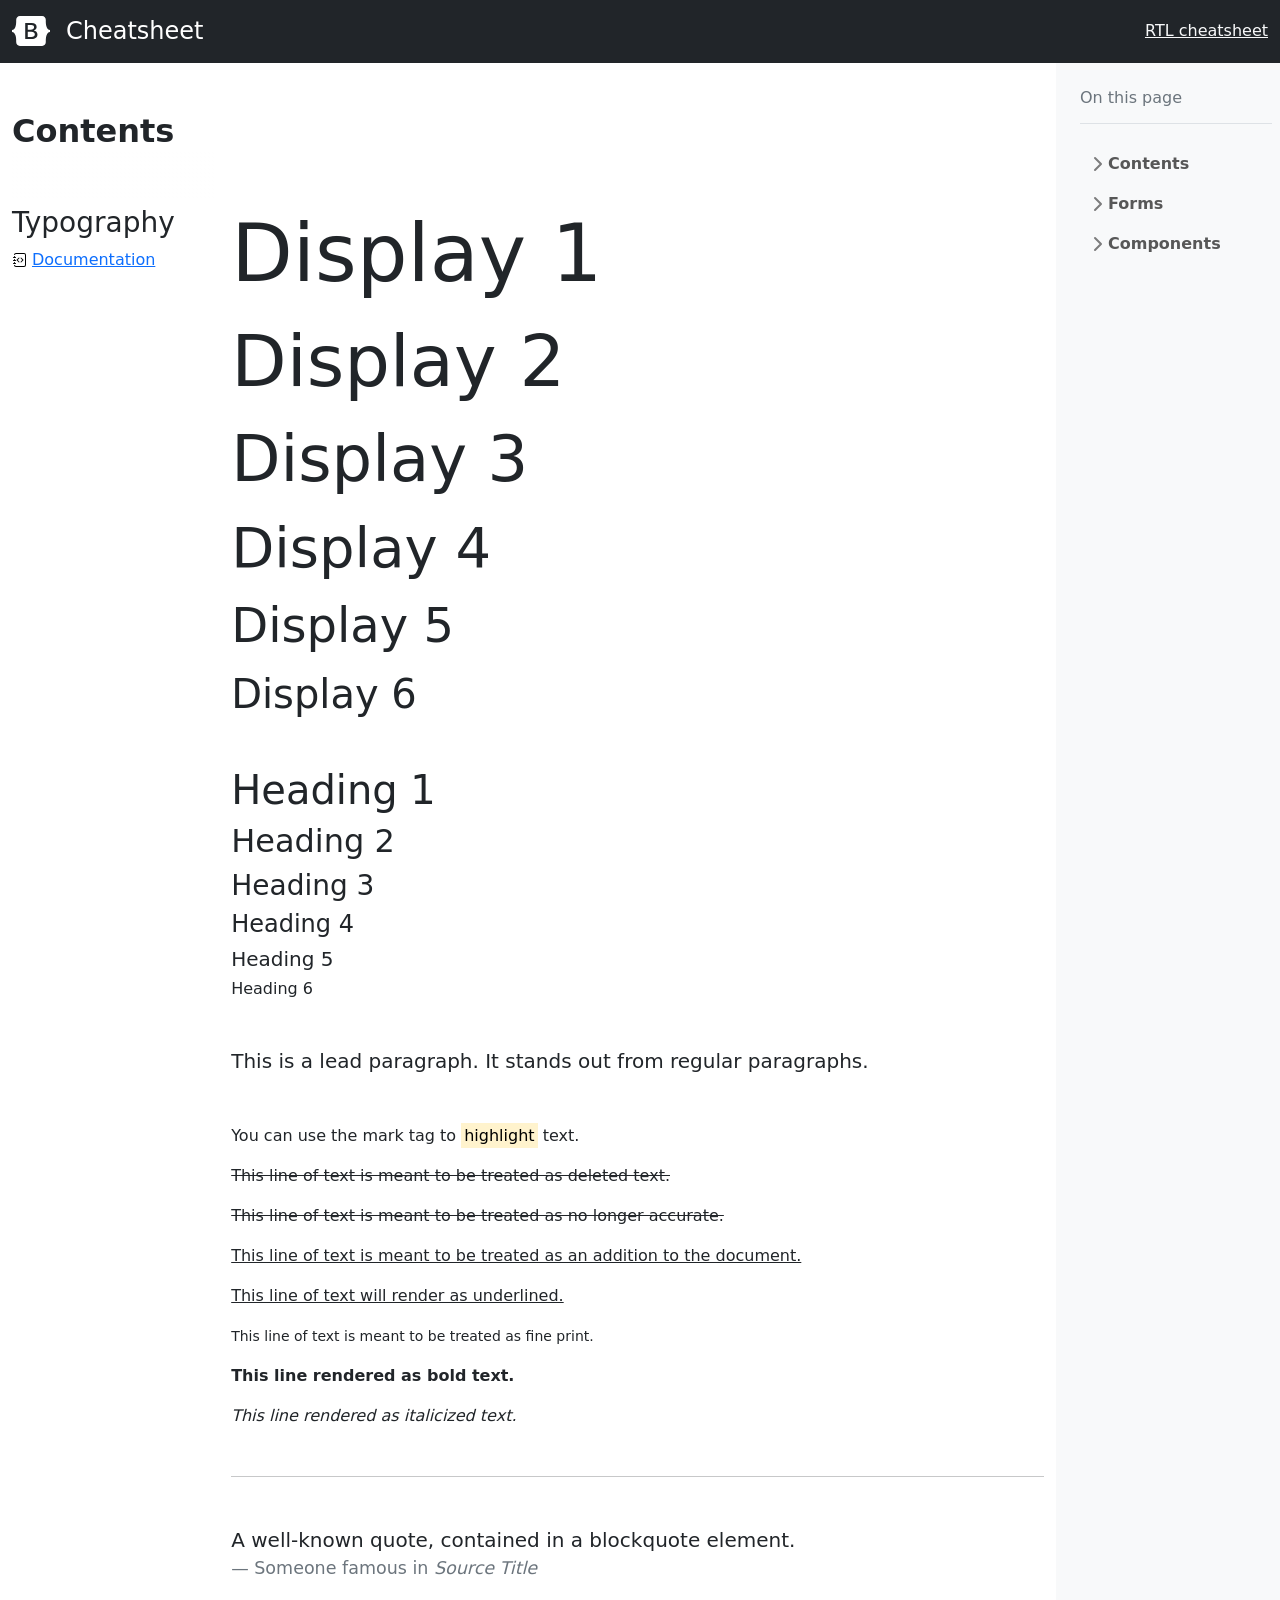
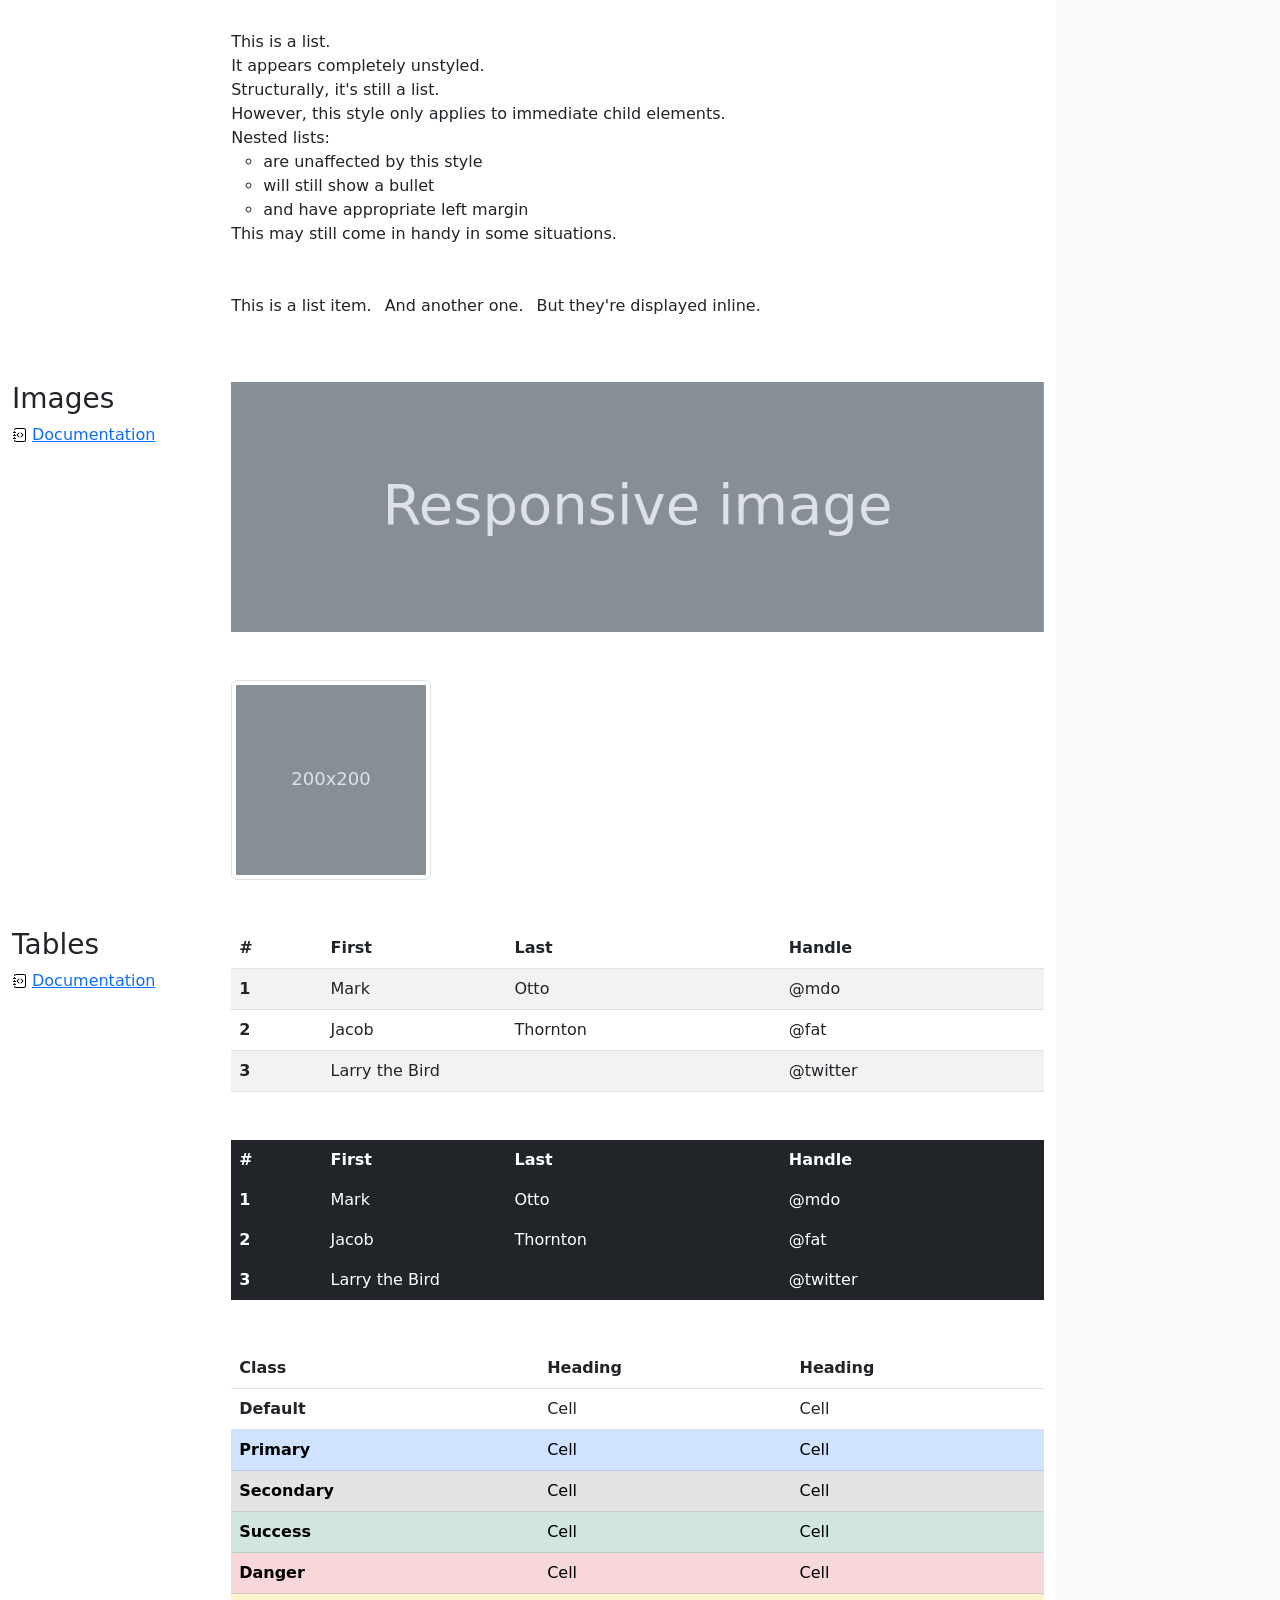
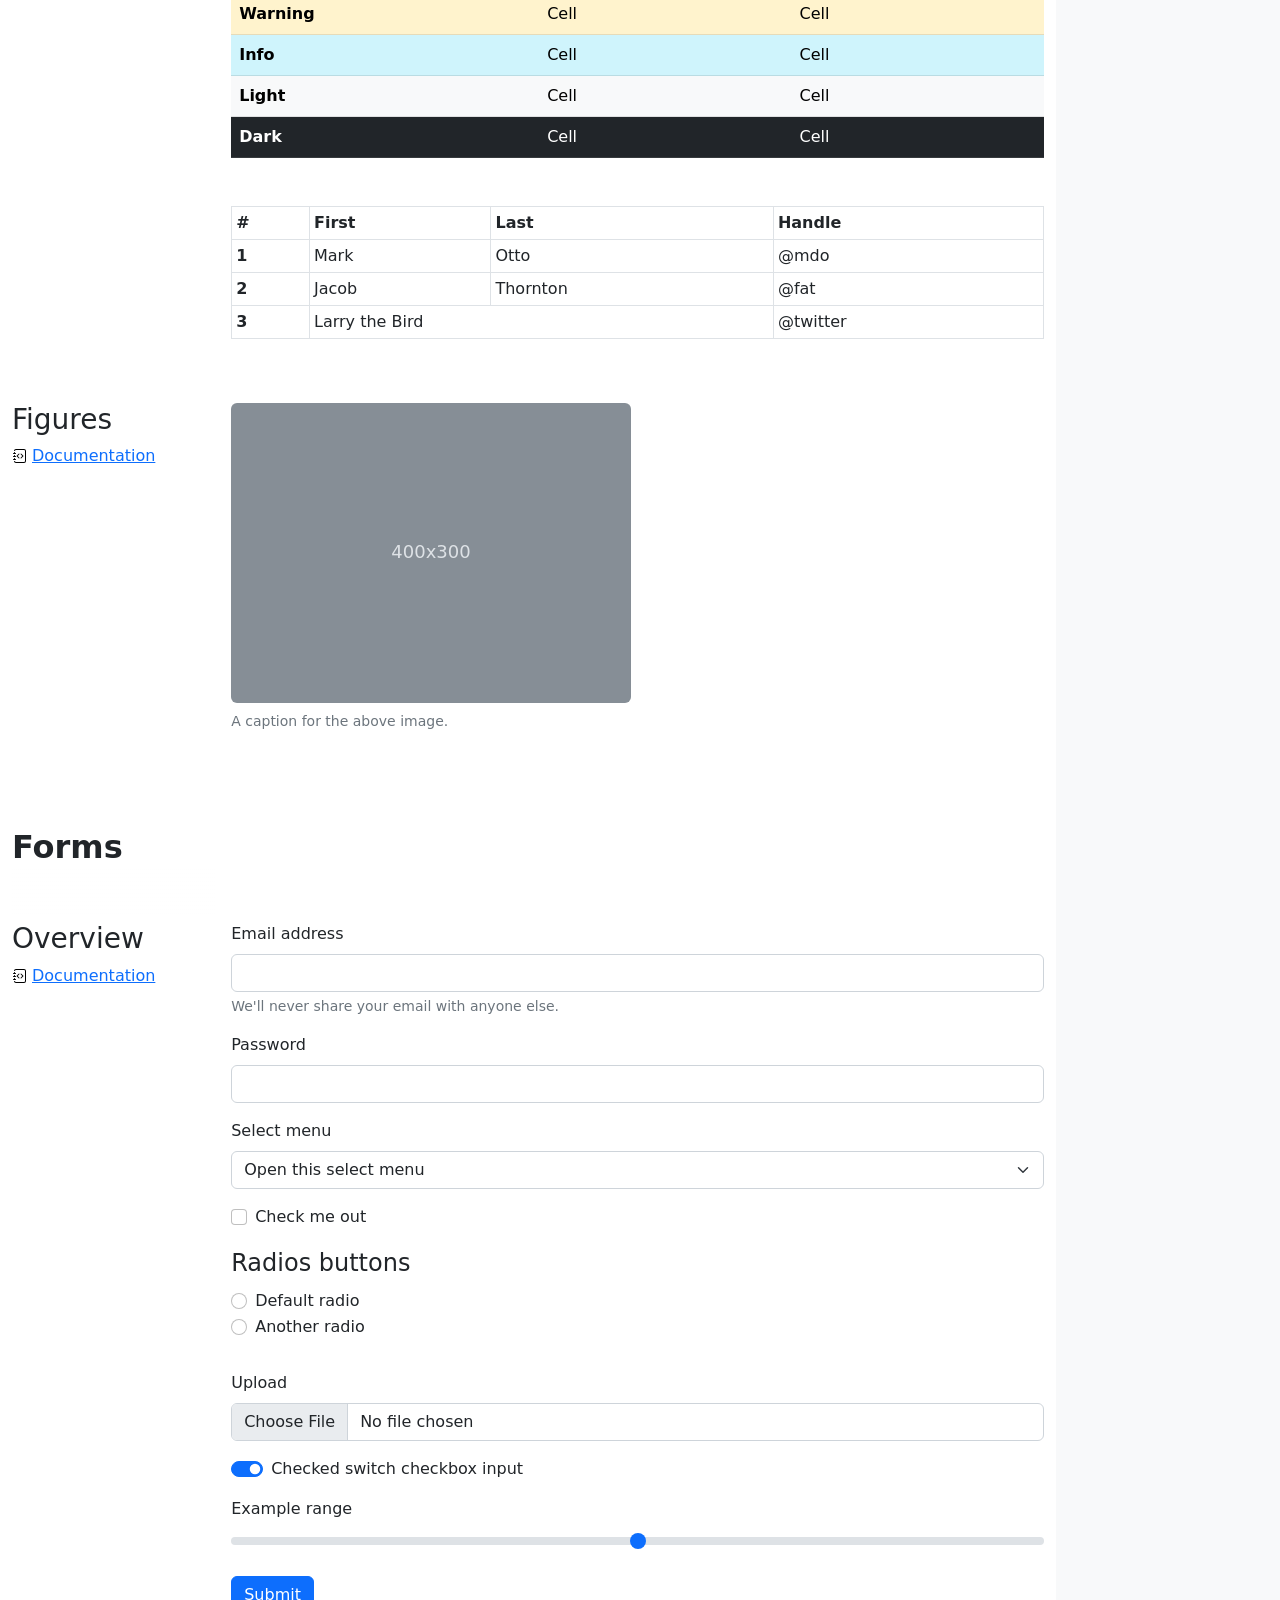
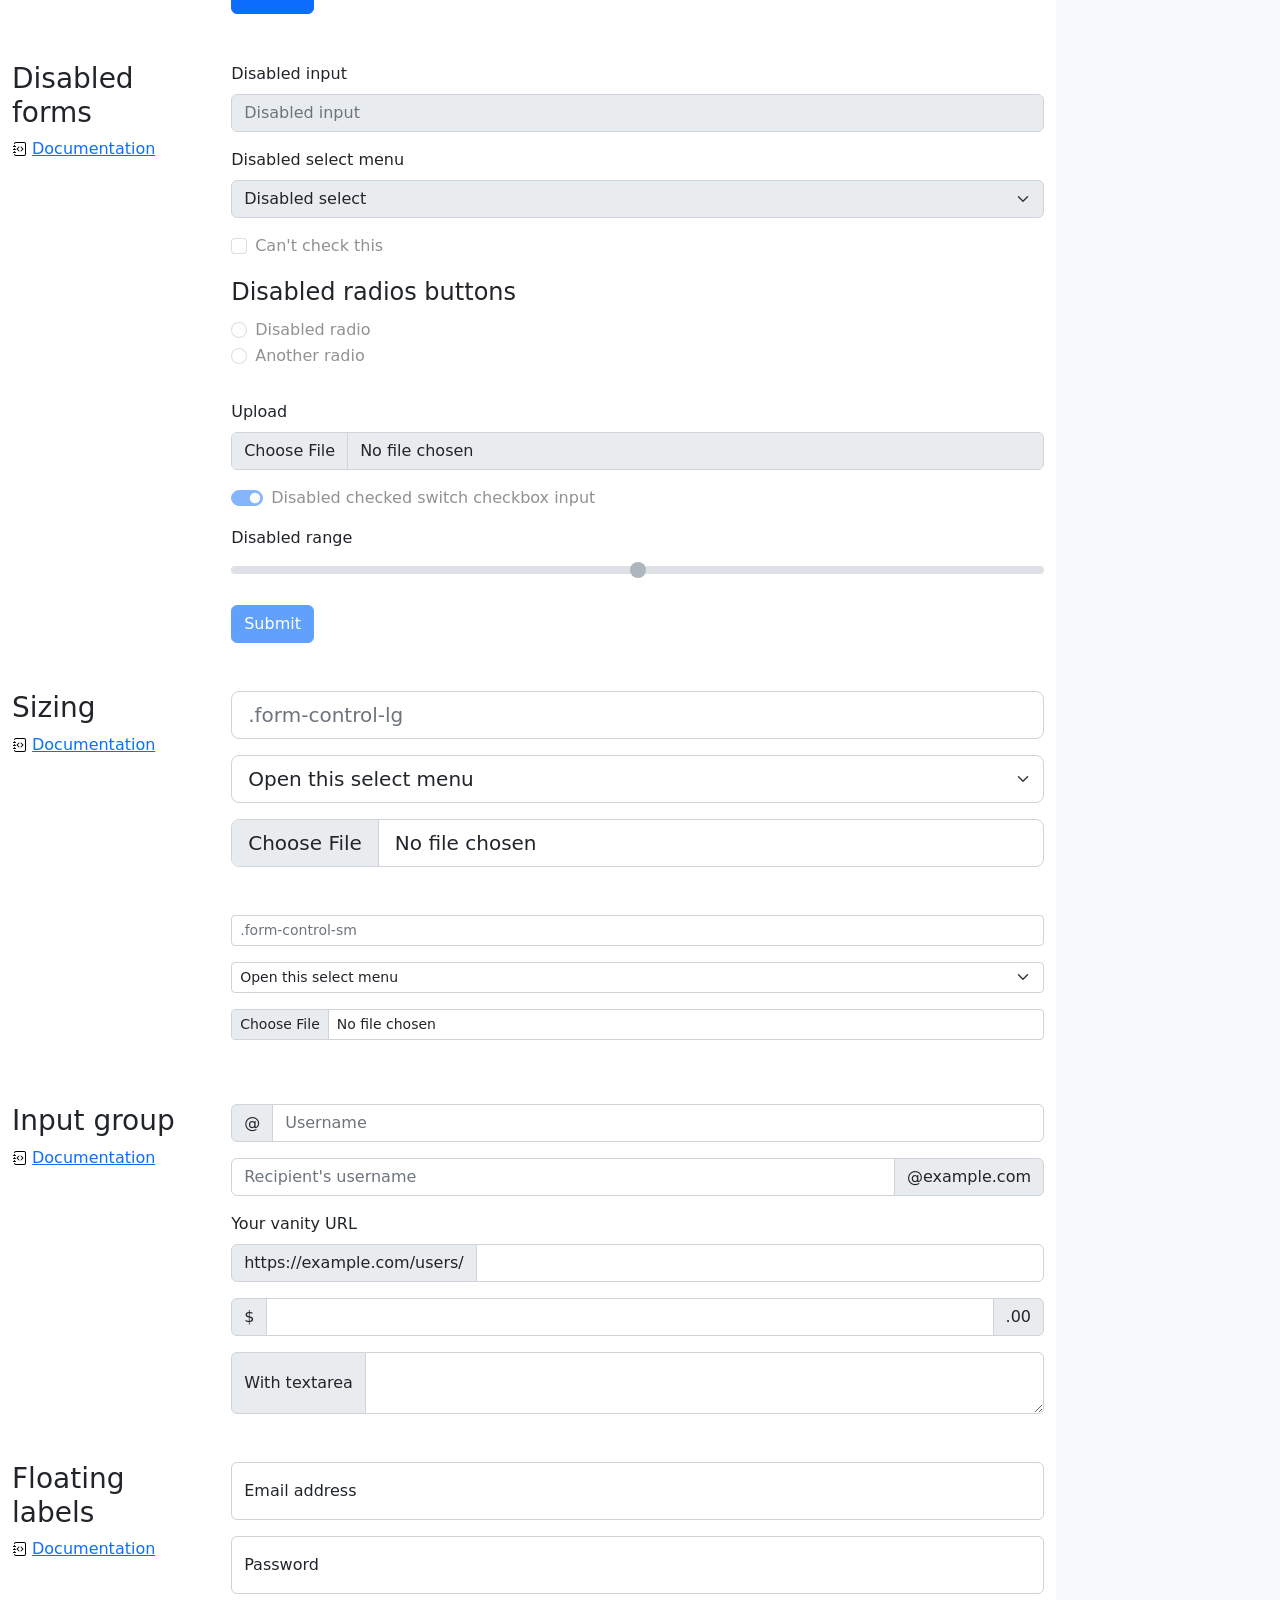
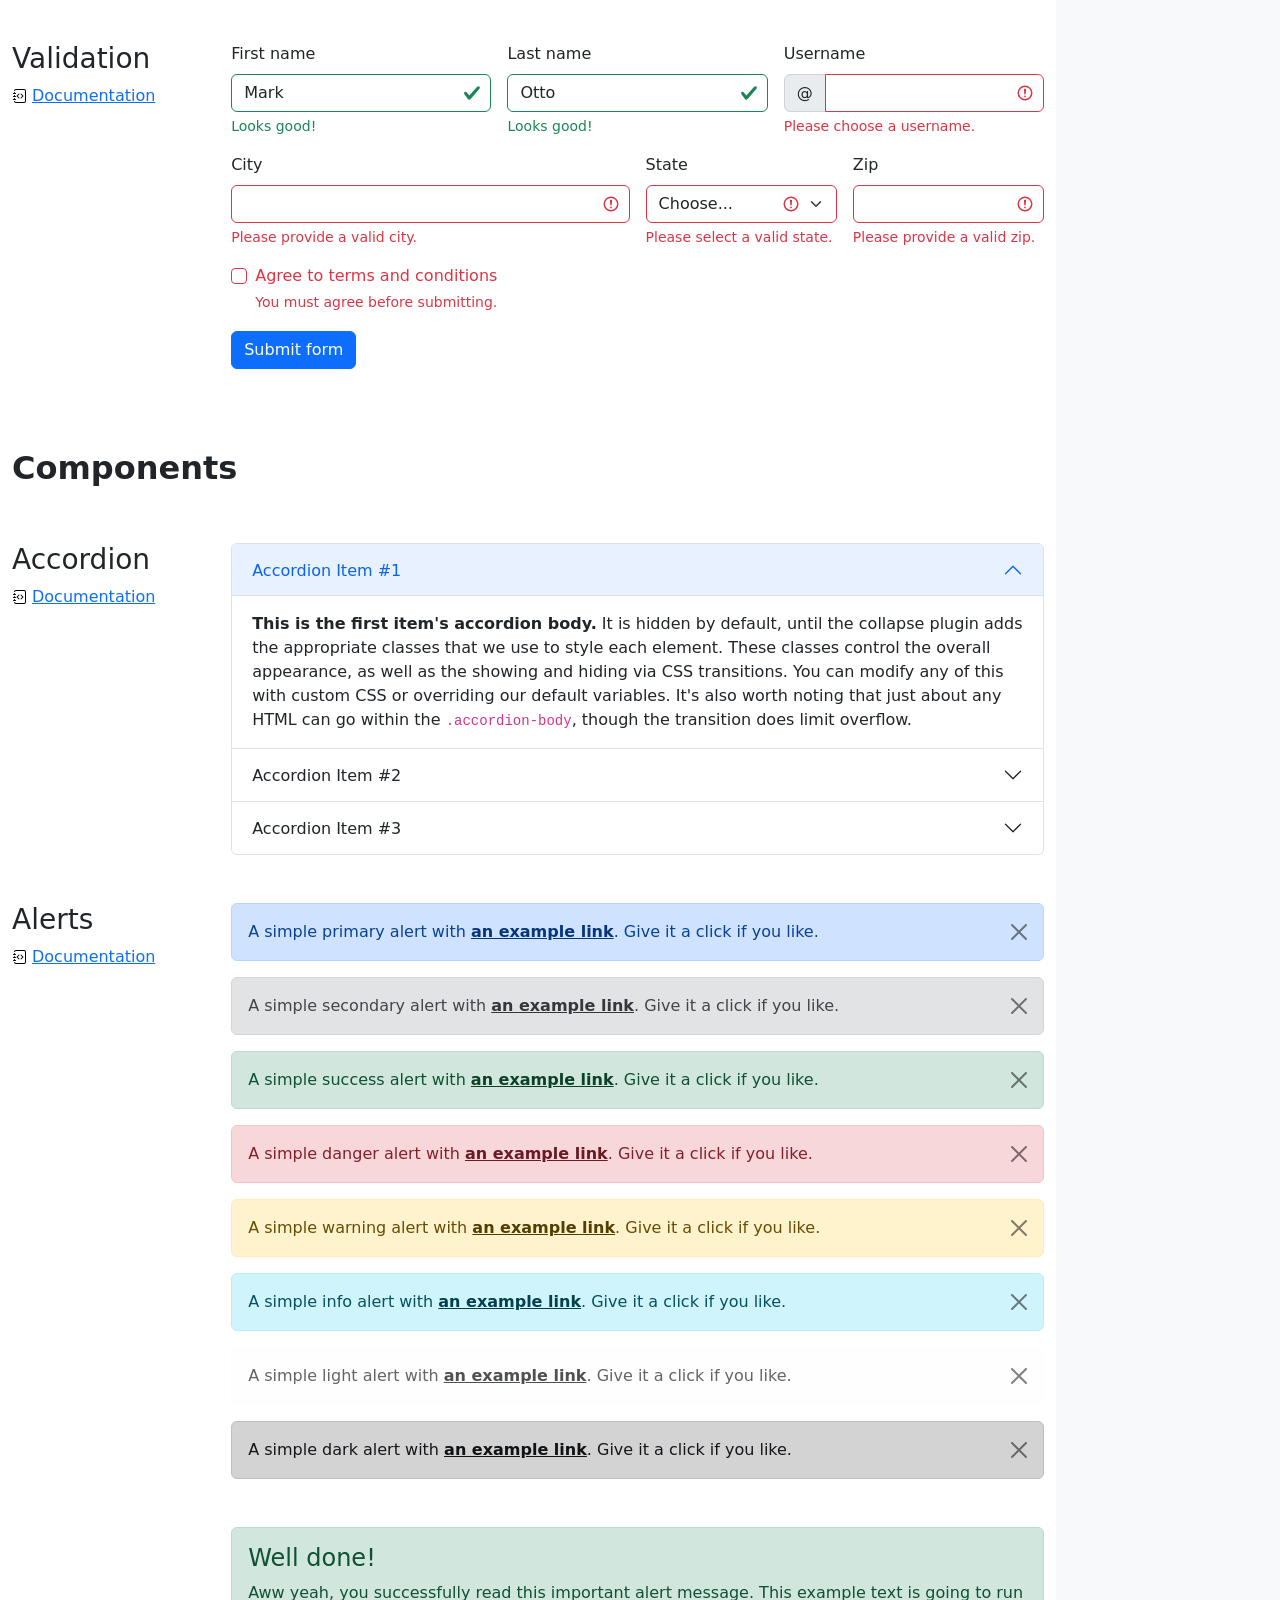
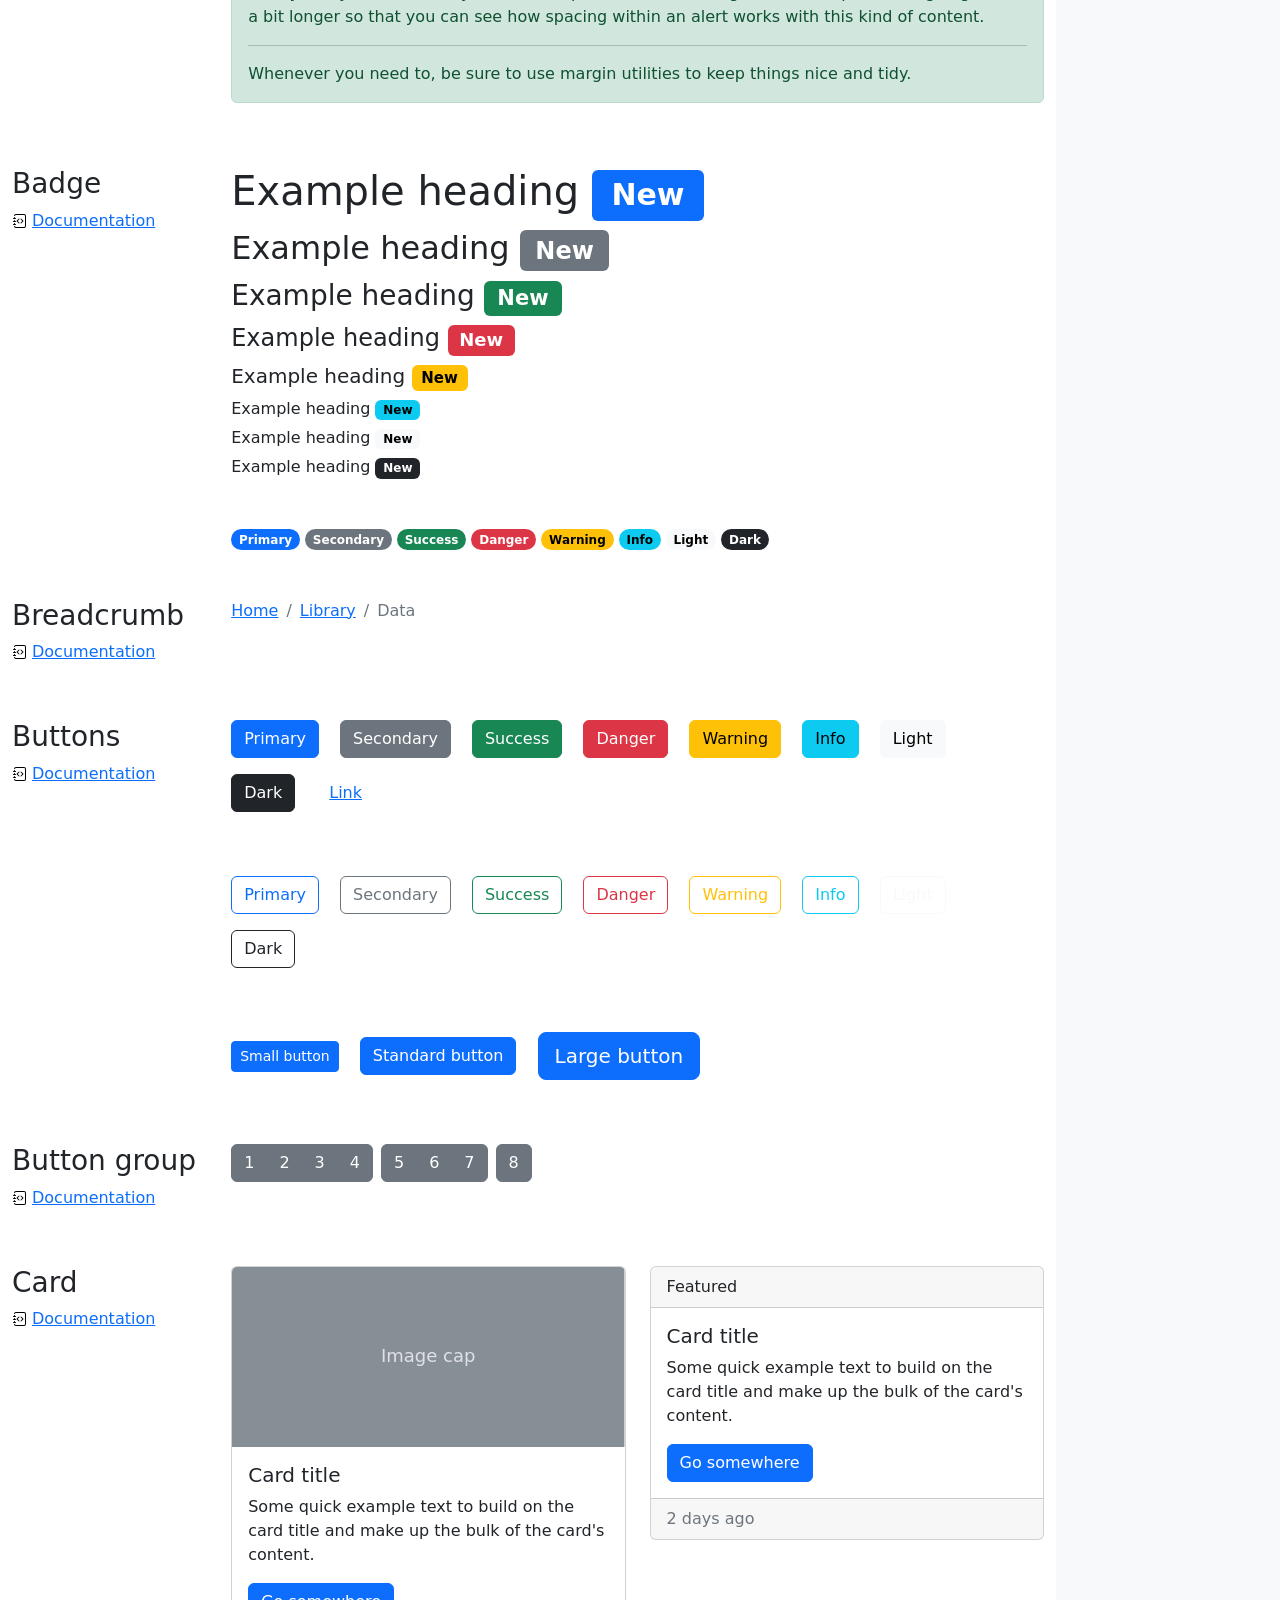
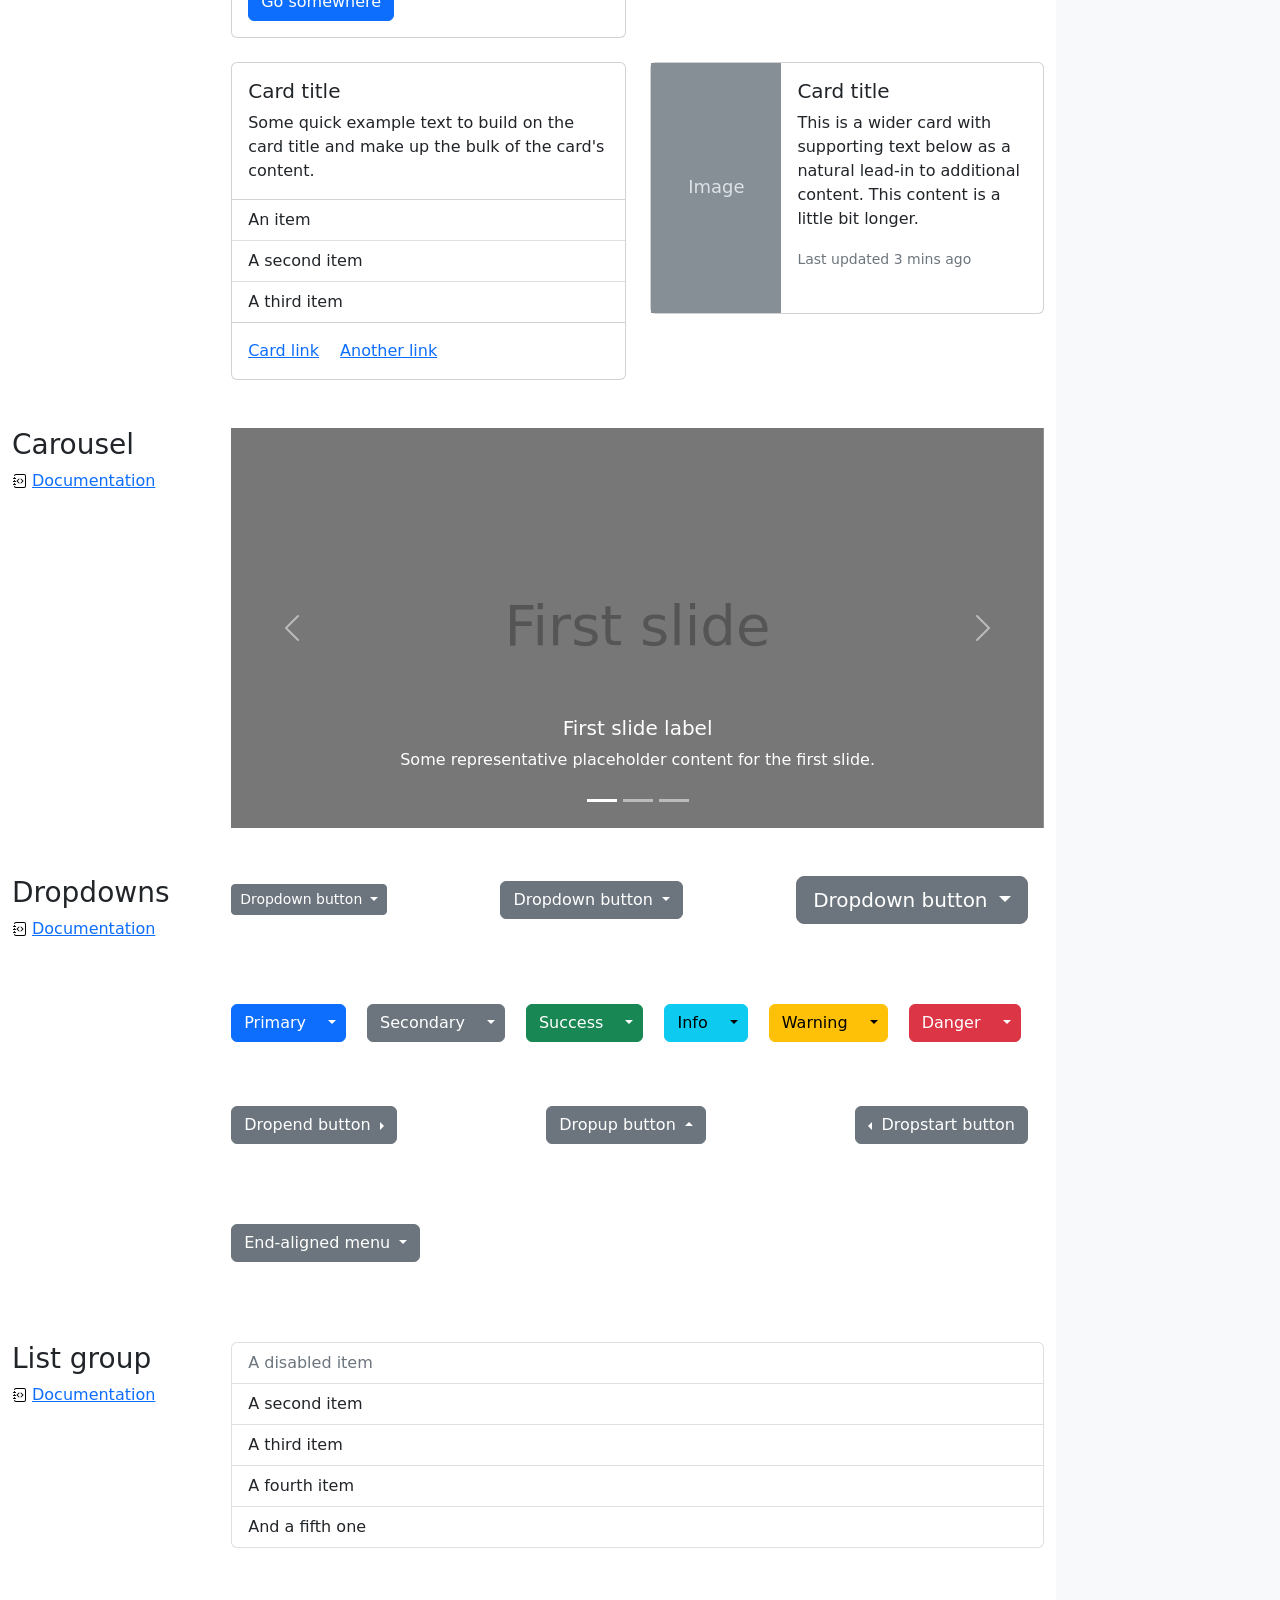
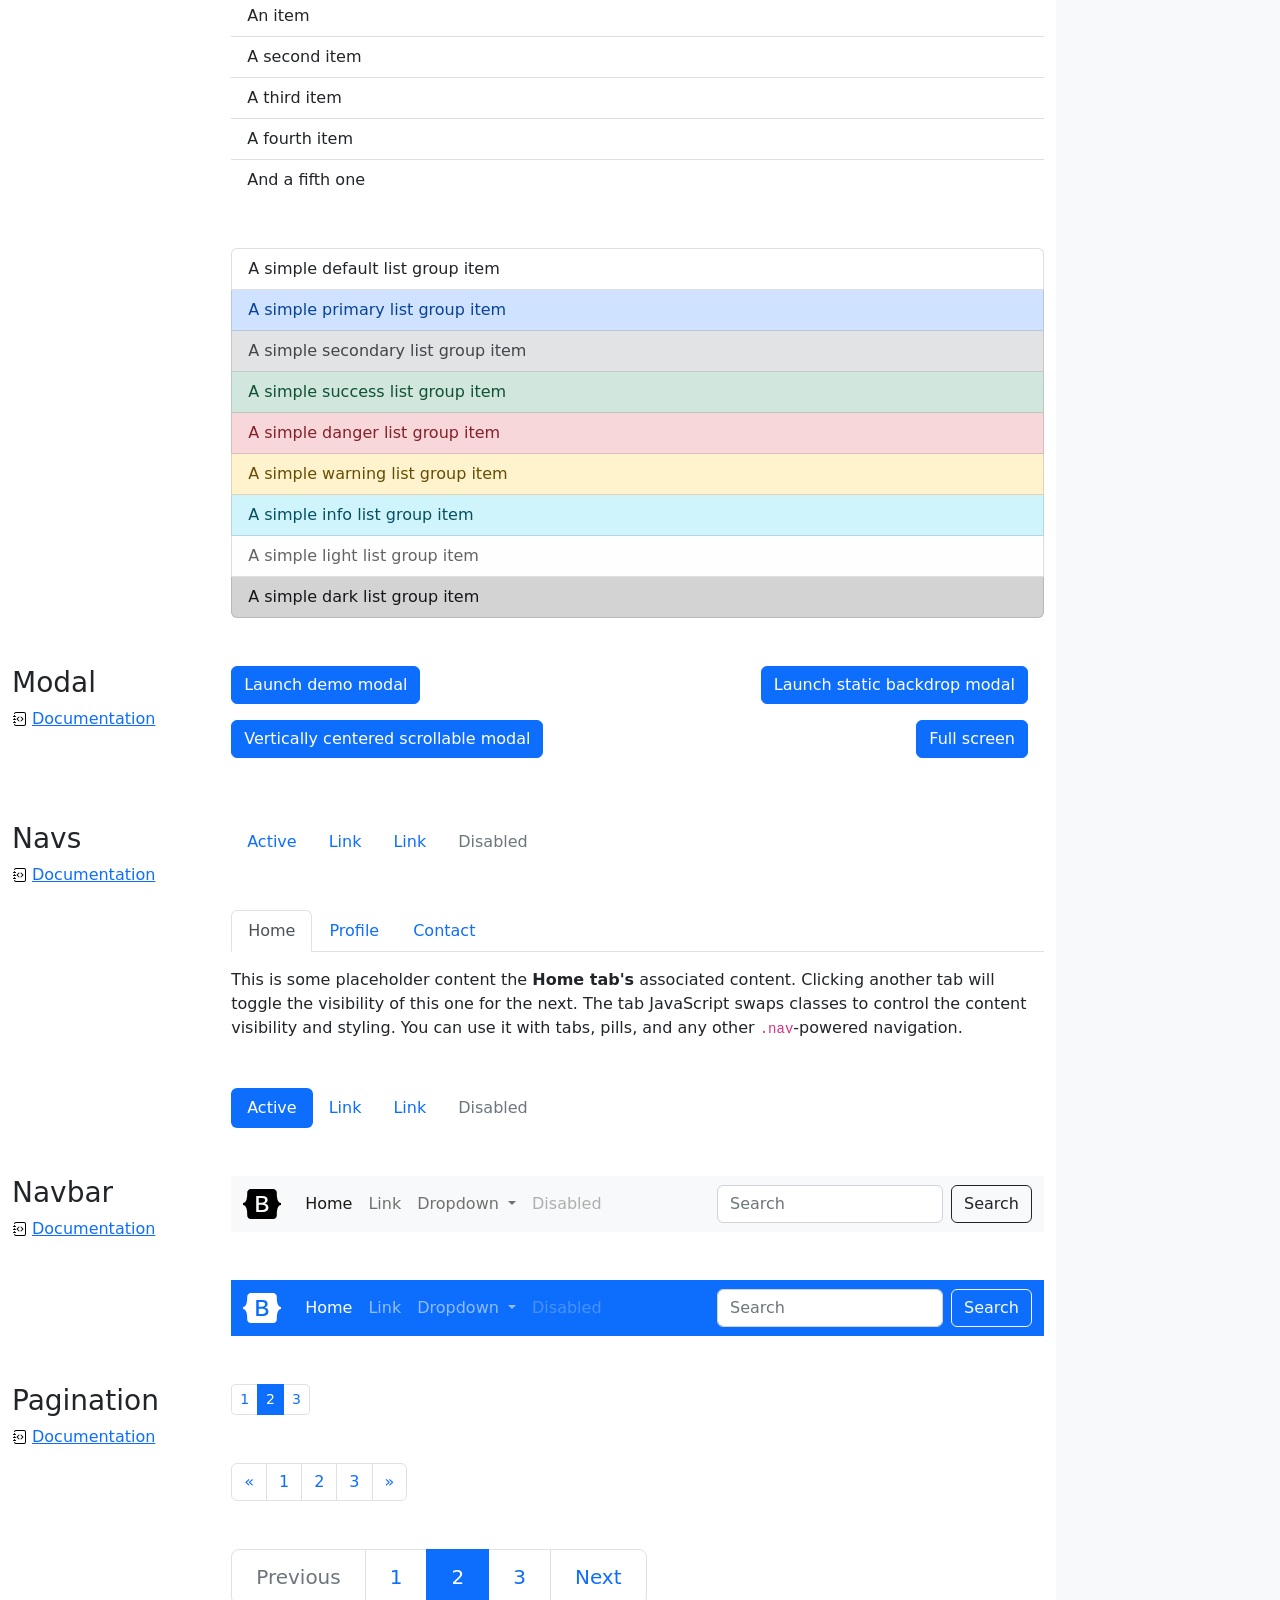
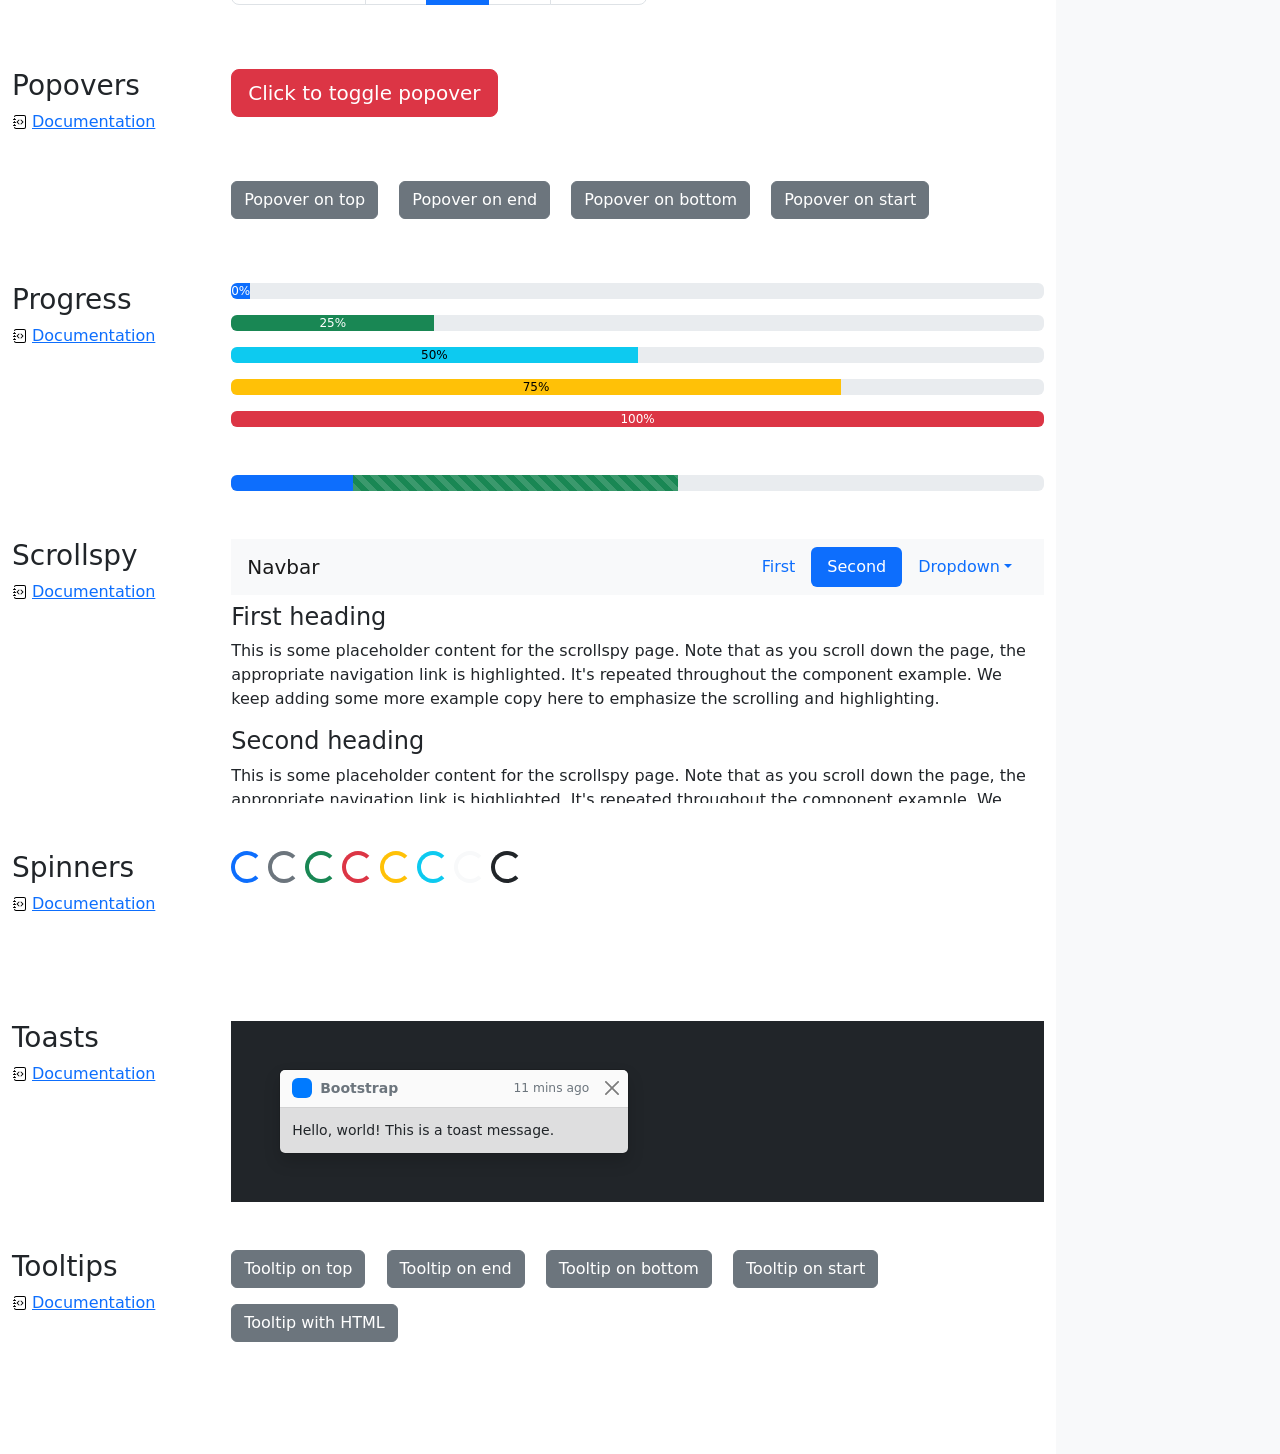
<file: lib/bootstrap-5.2.3-examples/cheatsheet/index.html>
<!doctype html>
<html lang="en">
  <head>
    <meta charset="utf-8">
    <meta name="viewport" content="width=device-width, initial-scale=1">
    <meta name="description" content="">
    <meta name="author" content="Mark Otto, Jacob Thornton, and Bootstrap contributors">
    <meta name="generator" content="Hugo 0.104.2">
    <title>Cheatsheet · Bootstrap v5.2</title>

    <link rel="canonical" href="https://getbootstrap.com/docs/5.2/examples/cheatsheet/">

    

    

<link href="../assets/dist/css/bootstrap.min.css" rel="stylesheet">

    <style>
      .bd-placeholder-img {
        font-size: 1.125rem;
        text-anchor: middle;
        -webkit-user-select: none;
        -moz-user-select: none;
        user-select: none;
      }

      @media (min-width: 768px) {
        .bd-placeholder-img-lg {
          font-size: 3.5rem;
        }
      }

      .b-example-divider {
        height: 3rem;
        background-color: rgba(0, 0, 0, .1);
        border: solid rgba(0, 0, 0, .15);
        border-width: 1px 0;
        box-shadow: inset 0 .5em 1.5em rgba(0, 0, 0, .1), inset 0 .125em .5em rgba(0, 0, 0, .15);
      }

      .b-example-vr {
        flex-shrink: 0;
        width: 1.5rem;
        height: 100vh;
      }

      .bi {
        vertical-align: -.125em;
        fill: currentColor;
      }

      .nav-scroller {
        position: relative;
        z-index: 2;
        height: 2.75rem;
        overflow-y: hidden;
      }

      .nav-scroller .nav {
        display: flex;
        flex-wrap: nowrap;
        padding-bottom: 1rem;
        margin-top: -1px;
        overflow-x: auto;
        text-align: center;
        white-space: nowrap;
        -webkit-overflow-scrolling: touch;
      }
    </style>

    
    <!-- Custom styles for this template -->
    <link href="cheatsheet.css" rel="stylesheet">
  </head>
  <body class="bg-light">
    
<header class="bd-header bg-dark py-3 d-flex align-items-stretch border-bottom border-dark">
  <div class="container-fluid d-flex align-items-center">
    <h1 class="d-flex align-items-center fs-4 text-white mb-0">
      <img src="../assets/brand/bootstrap-logo-white.svg" width="38" height="30" class="me-3" alt="Bootstrap">
      Cheatsheet
    </h1>
    <a href="../examples/cheatsheet-rtl/" class="ms-auto link-light" hreflang="ar">RTL cheatsheet</a>
  </div>
</header>
<aside class="bd-aside sticky-xl-top text-muted align-self-start mb-3 mb-xl-5 px-2">
  <h2 class="h6 pt-4 pb-3 mb-4 border-bottom">On this page</h2>
  <nav class="small" id="toc">
    <ul class="list-unstyled">
      <li class="my-2">
        <button class="btn d-inline-flex align-items-center collapsed border-0" data-bs-toggle="collapse" aria-expanded="false" data-bs-target="#contents-collapse" aria-controls="contents-collapse">Contents</button>
        <ul class="list-unstyled ps-3 collapse" id="contents-collapse">
          <li><a class="d-inline-flex align-items-center rounded text-decoration-none" href="#typography">Typography</a></li>
          <li><a class="d-inline-flex align-items-center rounded text-decoration-none" href="#images">Images</a></li>
          <li><a class="d-inline-flex align-items-center rounded text-decoration-none" href="#tables">Tables</a></li>
          <li><a class="d-inline-flex align-items-center rounded text-decoration-none" href="#figures">Figures</a></li>
        </ul>
      </li>
      <li class="my-2">
        <button class="btn d-inline-flex align-items-center collapsed border-0" data-bs-toggle="collapse" aria-expanded="false" data-bs-target="#forms-collapse" aria-controls="forms-collapse">Forms</button>
        <ul class="list-unstyled ps-3 collapse" id="forms-collapse">
          <li><a class="d-inline-flex align-items-center rounded text-decoration-none" href="#overview">Overview</a></li>
          <li><a class="d-inline-flex align-items-center rounded text-decoration-none" href="#disabled-forms">Disabled forms</a></li>
          <li><a class="d-inline-flex align-items-center rounded text-decoration-none" href="#sizing">Sizing</a></li>
          <li><a class="d-inline-flex align-items-center rounded text-decoration-none" href="#input-group">Input group</a></li>
          <li><a class="d-inline-flex align-items-center rounded text-decoration-none" href="#floating-labels">Floating labels</a></li>
          <li><a class="d-inline-flex align-items-center rounded text-decoration-none" href="#validation">Validation</a></li>
        </ul>
      </li>
      <li class="my-2">
        <button class="btn d-inline-flex align-items-center collapsed border-0" data-bs-toggle="collapse" aria-expanded="false" data-bs-target="#components-collapse" aria-controls="components-collapse">Components</button>
        <ul class="list-unstyled ps-3 collapse" id="components-collapse">
          <li><a class="d-inline-flex align-items-center rounded text-decoration-none" href="#accordion">Accordion</a></li>
          <li><a class="d-inline-flex align-items-center rounded text-decoration-none" href="#alerts">Alerts</a></li>
          <li><a class="d-inline-flex align-items-center rounded text-decoration-none" href="#badge">Badge</a></li>
          <li><a class="d-inline-flex align-items-center rounded text-decoration-none" href="#breadcrumb">Breadcrumb</a></li>
          <li><a class="d-inline-flex align-items-center rounded text-decoration-none" href="#buttons">Buttons</a></li>
          <li><a class="d-inline-flex align-items-center rounded text-decoration-none" href="#button-group">Button group</a></li>
          <li><a class="d-inline-flex align-items-center rounded text-decoration-none" href="#card">Card</a></li>
          <li><a class="d-inline-flex align-items-center rounded text-decoration-none" href="#carousel">Carousel</a></li>
          <li><a class="d-inline-flex align-items-center rounded text-decoration-none" href="#dropdowns">Dropdowns</a></li>
          <li><a class="d-inline-flex align-items-center rounded text-decoration-none" href="#list-group">List group</a></li>
          <li><a class="d-inline-flex align-items-center rounded text-decoration-none" href="#modal">Modal</a></li>
          <li><a class="d-inline-flex align-items-center rounded text-decoration-none" href="#navs">Navs</a></li>
          <li><a class="d-inline-flex align-items-center rounded text-decoration-none" href="#navbar">Navbar</a></li>
          <li><a class="d-inline-flex align-items-center rounded text-decoration-none" href="#pagination">Pagination</a></li>
          <li><a class="d-inline-flex align-items-center rounded text-decoration-none" href="#popovers">Popovers</a></li>
          <li><a class="d-inline-flex align-items-center rounded text-decoration-none" href="#progress">Progress</a></li>
          <li><a class="d-inline-flex align-items-center rounded text-decoration-none" href="#scrollspy">Scrollspy</a></li>
          <li><a class="d-inline-flex align-items-center rounded text-decoration-none" href="#spinners">Spinners</a></li>
          <li><a class="d-inline-flex align-items-center rounded text-decoration-none" href="#toasts">Toasts</a></li>
          <li><a class="d-inline-flex align-items-center rounded text-decoration-none" href="#tooltips">Tooltips</a></li>
        </ul>
      </li>
    </ul>
  </nav>
</aside>
<div class="bd-cheatsheet container-fluid bg-body">
  <section id="content">
    <h2 class="sticky-xl-top fw-bold pt-3 pt-xl-5 pb-2 pb-xl-3">Contents</h2>

    <article class="my-3" id="typography">
      <div class="bd-heading sticky-xl-top align-self-start mt-5 mb-3 mt-xl-0 mb-xl-2">
        <h3>Typography</h3>
        <a class="d-flex align-items-center" href="../content/typography/">Documentation</a>
      </div>

      <div>
        <div class="bd-example-snippet bd-code-snippet"><div class="bd-example">
        <p class="display-1">Display 1</p>
        <p class="display-2">Display 2</p>
        <p class="display-3">Display 3</p>
        <p class="display-4">Display 4</p>
        <p class="display-5">Display 5</p>
        <p class="display-6">Display 6</p>
        </div></div>


        <div class="bd-example-snippet bd-code-snippet"><div class="bd-example">
        <p class="h1">Heading 1</p>
        <p class="h2">Heading 2</p>
        <p class="h3">Heading 3</p>
        <p class="h4">Heading 4</p>
        <p class="h5">Heading 5</p>
        <p class="h6">Heading 6</p>
        </div></div>


        <div class="bd-example-snippet bd-code-snippet"><div class="bd-example">
        <p class="lead">
          This is a lead paragraph. It stands out from regular paragraphs.
        </p>
        </div></div>


        <div class="bd-example-snippet bd-code-snippet"><div class="bd-example">
        <p>You can use the mark tag to <mark>highlight</mark> text.</p>
        <p><del>This line of text is meant to be treated as deleted text.</del></p>
        <p><s>This line of text is meant to be treated as no longer accurate.</s></p>
        <p><ins>This line of text is meant to be treated as an addition to the document.</ins></p>
        <p><u>This line of text will render as underlined.</u></p>
        <p><small>This line of text is meant to be treated as fine print.</small></p>
        <p><strong>This line rendered as bold text.</strong></p>
        <p><em>This line rendered as italicized text.</em></p>
        </div></div>


        <div class="bd-example-snippet bd-code-snippet"><div class="bd-example">
        <hr>
        </div></div>


        <div class="bd-example-snippet bd-code-snippet"><div class="bd-example">
        <blockquote class="blockquote">
          <p>A well-known quote, contained in a blockquote element.</p>
          <footer class="blockquote-footer">Someone famous in <cite title="Source Title">Source Title</cite></footer>
        </blockquote>
        </div></div>


        <div class="bd-example-snippet bd-code-snippet"><div class="bd-example">
        <ul class="list-unstyled">
          <li>This is a list.</li>
          <li>It appears completely unstyled.</li>
          <li>Structurally, it's still a list.</li>
          <li>However, this style only applies to immediate child elements.</li>
          <li>Nested lists:
            <ul>
              <li>are unaffected by this style</li>
              <li>will still show a bullet</li>
              <li>and have appropriate left margin</li>
            </ul>
          </li>
          <li>This may still come in handy in some situations.</li>
        </ul>
        </div></div>


        <div class="bd-example-snippet bd-code-snippet"><div class="bd-example">
        <ul class="list-inline">
          <li class="list-inline-item">This is a list item.</li>
          <li class="list-inline-item">And another one.</li>
          <li class="list-inline-item">But they're displayed inline.</li>
        </ul>
        </div></div>

      </div>
    </article>
    <article class="my-3" id="images">
      <div class="bd-heading sticky-xl-top align-self-start mt-5 mb-3 mt-xl-0 mb-xl-2">
        <h3>Images</h3>
        <a class="d-flex align-items-center" href="../content/images/">Documentation</a>
      </div>

      <div>
        <div class="bd-example-snippet bd-code-snippet"><div class="bd-example">
        <svg class="bd-placeholder-img bd-placeholder-img-lg img-fluid" width="100%" height="250" xmlns="http://www.w3.org/2000/svg" role="img" aria-label="Placeholder: Responsive image" preserveAspectRatio="xMidYMid slice" focusable="false"><title>Placeholder</title><rect width="100%" height="100%" fill="#868e96"/><text x="50%" y="50%" fill="#dee2e6" dy=".3em">Responsive image</text></svg>

        </div></div>


        <div class="bd-example-snippet bd-code-snippet"><div class="bd-example">
        <svg class="bd-placeholder-img img-thumbnail" width="200" height="200" xmlns="http://www.w3.org/2000/svg" role="img" aria-label="A generic square placeholder image with a white border around it, making it resemble a photograph taken with an old instant camera: 200x200" preserveAspectRatio="xMidYMid slice" focusable="false"><title>A generic square placeholder image with a white border around it, making it resemble a photograph taken with an old instant camera</title><rect width="100%" height="100%" fill="#868e96"/><text x="50%" y="50%" fill="#dee2e6" dy=".3em">200x200</text></svg>

        </div></div>

      </div>
    </article>
    <article class="my-3" id="tables">
      <div class="bd-heading sticky-xl-top align-self-start mt-5 mb-3 mt-xl-0 mb-xl-2">
        <h3>Tables</h3>
        <a class="d-flex align-items-center" href="../content/tables/">Documentation</a>
      </div>

      <div>
        <div class="bd-example-snippet bd-code-snippet"><div class="bd-example">
        <table class="table table-striped">
          <thead>
          <tr>
            <th scope="col">#</th>
            <th scope="col">First</th>
            <th scope="col">Last</th>
            <th scope="col">Handle</th>
          </tr>
          </thead>
          <tbody>
          <tr>
            <th scope="row">1</th>
            <td>Mark</td>
            <td>Otto</td>
            <td>@mdo</td>
          </tr>
          <tr>
            <th scope="row">2</th>
            <td>Jacob</td>
            <td>Thornton</td>
            <td>@fat</td>
          </tr>
          <tr>
            <th scope="row">3</th>
            <td colspan="2">Larry the Bird</td>
            <td>@twitter</td>
          </tr>
          </tbody>
        </table>
        </div></div>


        <div class="bd-example-snippet bd-code-snippet"><div class="bd-example">
        <table class="table table-dark table-borderless">
          <thead>
          <tr>
            <th scope="col">#</th>
            <th scope="col">First</th>
            <th scope="col">Last</th>
            <th scope="col">Handle</th>
          </tr>
          </thead>
          <tbody>
          <tr>
            <th scope="row">1</th>
            <td>Mark</td>
            <td>Otto</td>
            <td>@mdo</td>
          </tr>
          <tr>
            <th scope="row">2</th>
            <td>Jacob</td>
            <td>Thornton</td>
            <td>@fat</td>
          </tr>
          <tr>
            <th scope="row">3</th>
            <td colspan="2">Larry the Bird</td>
            <td>@twitter</td>
          </tr>
          </tbody>
        </table>
        </div></div>


        <div class="bd-example-snippet bd-code-snippet"><div class="bd-example">
        <table class="table table-hover">
          <thead>
          <tr>
            <th scope="col">Class</th>
            <th scope="col">Heading</th>
            <th scope="col">Heading</th>
          </tr>
          </thead>
          <tbody>
          <tr>
            <th scope="row">Default</th>
            <td>Cell</td>
            <td>Cell</td>
          </tr>
          
          <tr class="table-primary">
            <th scope="row">Primary</th>
            <td>Cell</td>
            <td>Cell</td>
          </tr>
          <tr class="table-secondary">
            <th scope="row">Secondary</th>
            <td>Cell</td>
            <td>Cell</td>
          </tr>
          <tr class="table-success">
            <th scope="row">Success</th>
            <td>Cell</td>
            <td>Cell</td>
          </tr>
          <tr class="table-danger">
            <th scope="row">Danger</th>
            <td>Cell</td>
            <td>Cell</td>
          </tr>
          <tr class="table-warning">
            <th scope="row">Warning</th>
            <td>Cell</td>
            <td>Cell</td>
          </tr>
          <tr class="table-info">
            <th scope="row">Info</th>
            <td>Cell</td>
            <td>Cell</td>
          </tr>
          <tr class="table-light">
            <th scope="row">Light</th>
            <td>Cell</td>
            <td>Cell</td>
          </tr>
          <tr class="table-dark">
            <th scope="row">Dark</th>
            <td>Cell</td>
            <td>Cell</td>
          </tr>
          </tbody>
        </table>
        </div></div>


        <div class="bd-example-snippet bd-code-snippet"><div class="bd-example">
        <table class="table table-sm table-bordered">
          <thead>
          <tr>
            <th scope="col">#</th>
            <th scope="col">First</th>
            <th scope="col">Last</th>
            <th scope="col">Handle</th>
          </tr>
          </thead>
          <tbody>
          <tr>
            <th scope="row">1</th>
            <td>Mark</td>
            <td>Otto</td>
            <td>@mdo</td>
          </tr>
          <tr>
            <th scope="row">2</th>
            <td>Jacob</td>
            <td>Thornton</td>
            <td>@fat</td>
          </tr>
          <tr>
            <th scope="row">3</th>
            <td colspan="2">Larry the Bird</td>
            <td>@twitter</td>
          </tr>
          </tbody>
        </table>
        </div></div>

      </div>
    </article>
    <article class="my-3" id="figures">
      <div class="bd-heading sticky-xl-top align-self-start mt-5 mb-3 mt-xl-0 mb-xl-2">
        <h3>Figures</h3>
        <a class="d-flex align-items-center" href="../content/figures/">Documentation</a>
      </div>

      <div>
        <div class="bd-example-snippet bd-code-snippet"><div class="bd-example">
        <figure class="figure">
          <svg class="bd-placeholder-img figure-img img-fluid rounded" width="400" height="300" xmlns="http://www.w3.org/2000/svg" role="img" aria-label="Placeholder: 400x300" preserveAspectRatio="xMidYMid slice" focusable="false"><title>Placeholder</title><rect width="100%" height="100%" fill="#868e96"/><text x="50%" y="50%" fill="#dee2e6" dy=".3em">400x300</text></svg>

          <figcaption class="figure-caption">A caption for the above image.</figcaption>
        </figure>
        </div></div>

      </div>
    </article>
  </section>

  <section id="forms">
    <h2 class="sticky-xl-top fw-bold pt-3 pt-xl-5 pb-2 pb-xl-3">Forms</h2>

    <article class="my-3" id="overview">
      <div class="bd-heading sticky-xl-top align-self-start mt-5 mb-3 mt-xl-0 mb-xl-2">
        <h3>Overview</h3>
        <a class="d-flex align-items-center" href="../forms/overview/">Documentation</a>
      </div>

      <div>
        <div class="bd-example-snippet bd-code-snippet"><div class="bd-example">
        <form>
          <div class="mb-3">
            <label for="exampleInputEmail1" class="form-label">Email address</label>
            <input type="email" class="form-control" id="exampleInputEmail1" aria-describedby="emailHelp">
            <div id="emailHelp" class="form-text">We'll never share your email with anyone else.</div>
          </div>
          <div class="mb-3">
            <label for="exampleInputPassword1" class="form-label">Password</label>
            <input type="password" class="form-control" id="exampleInputPassword1">
          </div>
          <div class="mb-3">
            <label for="exampleSelect" class="form-label">Select menu</label>
            <select class="form-select" id="exampleSelect">
              <option selected>Open this select menu</option>
              <option value="1">One</option>
              <option value="2">Two</option>
              <option value="3">Three</option>
            </select>
          </div>
          <div class="mb-3 form-check">
            <input type="checkbox" class="form-check-input" id="exampleCheck1">
            <label class="form-check-label" for="exampleCheck1">Check me out</label>
          </div>
          <fieldset class="mb-3">
            <legend>Radios buttons</legend>
            <div class="form-check">
              <input type="radio" name="radios" class="form-check-input" id="exampleRadio1">
              <label class="form-check-label" for="exampleRadio1">Default radio</label>
            </div>
            <div class="mb-3 form-check">
              <input type="radio" name="radios" class="form-check-input" id="exampleRadio2">
              <label class="form-check-label" for="exampleRadio2">Another radio</label>
            </div>
          </fieldset>
          <div class="mb-3">
            <label class="form-label" for="customFile">Upload</label>
            <input type="file" class="form-control" id="customFile">
          </div>
          <div class="mb-3 form-check form-switch">
            <input class="form-check-input" type="checkbox" role="switch" id="flexSwitchCheckChecked" checked>
            <label class="form-check-label" for="flexSwitchCheckChecked">Checked switch checkbox input</label>
          </div>
          <div class="mb-3">
            <label for="customRange3" class="form-label">Example range</label>
            <input type="range" class="form-range" min="0" max="5" step="0.5" id="customRange3">
          </div>
          <button type="submit" class="btn btn-primary">Submit</button>
        </form>
        </div></div>

      </div>
    </article>
    <article class="my-3" id="disabled-forms">
      <div class="bd-heading sticky-xl-top align-self-start mt-5 mb-3 mt-xl-0 mb-xl-2">
        <h3>Disabled forms</h3>
        <a class="d-flex align-items-center" href="../forms/overview/#disabled-forms">Documentation</a>
      </div>

      <div>
        <div class="bd-example-snippet bd-code-snippet"><div class="bd-example">
        <form>
          <fieldset disabled aria-label="Disabled fieldset example">
            <div class="mb-3">
              <label for="disabledTextInput" class="form-label">Disabled input</label>
              <input type="text" id="disabledTextInput" class="form-control" placeholder="Disabled input">
            </div>
            <div class="mb-3">
              <label for="disabledSelect" class="form-label">Disabled select menu</label>
              <select id="disabledSelect" class="form-select">
                <option>Disabled select</option>
              </select>
            </div>
            <div class="mb-3">
              <div class="form-check">
                <input class="form-check-input" type="checkbox" id="disabledFieldsetCheck" disabled>
                <label class="form-check-label" for="disabledFieldsetCheck">
                  Can't check this
                </label>
              </div>
            </div>
            <fieldset class="mb-3">
              <legend>Disabled radios buttons</legend>
              <div class="form-check">
                <input type="radio" name="radios" class="form-check-input" id="disabledRadio1" disabled>
                <label class="form-check-label" for="disabledRadio1">Disabled radio</label>
              </div>
              <div class="mb-3 form-check">
                <input type="radio" name="radios" class="form-check-input" id="disabledRadio2" disabled>
                <label class="form-check-label" for="disabledRadio2">Another radio</label>
              </div>
            </fieldset>
            <div class="mb-3">
              <label class="form-label" for="disabledCustomFile">Upload</label>
              <input type="file" class="form-control" id="disabledCustomFile" disabled>
            </div>
            <div class="mb-3 form-check form-switch">
              <input class="form-check-input" type="checkbox" role="switch" id="disabledSwitchCheckChecked" checked disabled>
              <label class="form-check-label" for="disabledSwitchCheckChecked">Disabled checked switch checkbox input</label>
            </div>
            <div class="mb-3">
              <label for="disabledRange" class="form-label">Disabled range</label>
              <input type="range" class="form-range" min="0" max="5" step="0.5" id="disabledRange">
            </div>
            <button type="submit" class="btn btn-primary">Submit</button>
          </fieldset>
        </form>
        </div></div>

      </div>
    </article>
    <article class="my-3" id="sizing">
      <div class="bd-heading sticky-xl-top align-self-start mt-5 mb-3 mt-xl-0 mb-xl-2">
        <h3>Sizing</h3>
        <a class="d-flex align-items-center" href="../forms/form-control/#sizing">Documentation</a>
      </div>

      <div>
        <div class="bd-example-snippet bd-code-snippet"><div class="bd-example">
        <div class="mb-3">
          <input class="form-control form-control-lg" type="text" placeholder=".form-control-lg" aria-label=".form-control-lg example">
        </div>
        <div class="mb-3">
          <select class="form-select form-select-lg" aria-label=".form-select-lg example">
            <option selected>Open this select menu</option>
            <option value="1">One</option>
            <option value="2">Two</option>
            <option value="3">Three</option>
          </select>
        </div>
        <div class="mb-3">
          <input type="file" class="form-control form-control-lg" aria-label="Large file input example">
        </div>
        </div></div>


        <div class="bd-example-snippet bd-code-snippet"><div class="bd-example">
        <div class="mb-3">
          <input class="form-control form-control-sm" type="text" placeholder=".form-control-sm" aria-label=".form-control-sm example">
        </div>
        <div class="mb-3">
          <select class="form-select form-select-sm" aria-label=".form-select-sm example">
            <option selected>Open this select menu</option>
            <option value="1">One</option>
            <option value="2">Two</option>
            <option value="3">Three</option>
          </select>
        </div>
        <div class="mb-3">
          <input type="file" class="form-control form-control-sm" aria-label="Small file input example">
        </div>
        </div></div>

      </div>
    </article>
    <article class="my-3" id="input-group">
      <div class="bd-heading sticky-xl-top align-self-start mt-5 mb-3 mt-xl-0 mb-xl-2">
        <h3>Input group</h3>
        <a class="d-flex align-items-center" href="../forms/input-group/">Documentation</a>
      </div>

      <div>
        <div class="bd-example-snippet bd-code-snippet"><div class="bd-example">
        <div class="input-group mb-3">
          <span class="input-group-text" id="basic-addon1">@</span>
          <input type="text" class="form-control" placeholder="Username" aria-label="Username" aria-describedby="basic-addon1">
        </div>
        <div class="input-group mb-3">
          <input type="text" class="form-control" placeholder="Recipient's username" aria-label="Recipient's username" aria-describedby="basic-addon2">
          <span class="input-group-text" id="basic-addon2">@example.com</span>
        </div>
        <label for="basic-url" class="form-label">Your vanity URL</label>
        <div class="input-group mb-3">
          <span class="input-group-text" id="basic-addon3">https://example.com/users/</span>
          <input type="text" class="form-control" id="basic-url" aria-describedby="basic-addon3">
        </div>
        <div class="input-group mb-3">
          <span class="input-group-text">$</span>
          <input type="text" class="form-control" aria-label="Amount (to the nearest dollar)">
          <span class="input-group-text">.00</span>
        </div>
        <div class="input-group">
          <span class="input-group-text">With textarea</span>
          <textarea class="form-control" aria-label="With textarea"></textarea>
        </div>
        </div></div>

      </div>
    </article>
    <article class="my-3" id="floating-labels">
      <div class="bd-heading sticky-xl-top align-self-start mt-5 mb-3 mt-xl-0 mb-xl-2">
        <h3>Floating labels</h3>
        <a class="d-flex align-items-center" href="../forms/floating-labels/">Documentation</a>
      </div>

      <div>
        <div class="bd-example-snippet bd-code-snippet"><div class="bd-example">
        <form>
          <div class="form-floating mb-3">
            <input type="email" class="form-control" id="floatingInput" placeholder="name@example.com">
            <label for="floatingInput">Email address</label>
          </div>
          <div class="form-floating">
            <input type="password" class="form-control" id="floatingPassword" placeholder="Password">
            <label for="floatingPassword">Password</label>
          </div>
        </form>
        </div></div>

      </div>
    </article>
    <article class="my-3" id="validation">
      <div class="bd-heading sticky-xl-top align-self-start mt-5 mb-3 mt-xl-0 mb-xl-2">
        <h3>Validation</h3>
        <a class="d-flex align-items-center" href="../forms/validation/">Documentation</a>
      </div>

      <div>
        <div class="bd-example-snippet bd-code-snippet"><div class="bd-example">
        <form class="row g-3">
          <div class="col-md-4">
            <label for="validationServer01" class="form-label">First name</label>
            <input type="text" class="form-control is-valid" id="validationServer01" value="Mark" required>
            <div class="valid-feedback">
              Looks good!
            </div>
          </div>
          <div class="col-md-4">
            <label for="validationServer02" class="form-label">Last name</label>
            <input type="text" class="form-control is-valid" id="validationServer02" value="Otto" required>
            <div class="valid-feedback">
              Looks good!
            </div>
          </div>
          <div class="col-md-4">
            <label for="validationServerUsername" class="form-label">Username</label>
            <div class="input-group has-validation">
              <span class="input-group-text" id="inputGroupPrepend3">@</span>
              <input type="text" class="form-control is-invalid" id="validationServerUsername" aria-describedby="inputGroupPrepend3" required>
              <div class="invalid-feedback">
                Please choose a username.
              </div>
            </div>
          </div>
          <div class="col-md-6">
            <label for="validationServer03" class="form-label">City</label>
            <input type="text" class="form-control is-invalid" id="validationServer03" required>
            <div class="invalid-feedback">
              Please provide a valid city.
            </div>
          </div>
          <div class="col-md-3">
            <label for="validationServer04" class="form-label">State</label>
            <select class="form-select is-invalid" id="validationServer04" required>
              <option selected disabled value="">Choose...</option>
              <option>...</option>
            </select>
            <div class="invalid-feedback">
              Please select a valid state.
            </div>
          </div>
          <div class="col-md-3">
            <label for="validationServer05" class="form-label">Zip</label>
            <input type="text" class="form-control is-invalid" id="validationServer05" required>
            <div class="invalid-feedback">
              Please provide a valid zip.
            </div>
          </div>
          <div class="col-12">
            <div class="form-check">
              <input class="form-check-input is-invalid" type="checkbox" value="" id="invalidCheck3" required>
              <label class="form-check-label" for="invalidCheck3">
                Agree to terms and conditions
              </label>
              <div class="invalid-feedback">
                You must agree before submitting.
              </div>
            </div>
          </div>
          <div class="col-12">
            <button class="btn btn-primary" type="submit">Submit form</button>
          </div>
        </form>
        </div></div>

      </div>
    </article>
  </section>

  <section id="components">
    <h2 class="sticky-xl-top fw-bold pt-3 pt-xl-5 pb-2 pb-xl-3">Components</h2>

    <article class="my-3" id="accordion">
      <div class="bd-heading sticky-xl-top align-self-start mt-5 mb-3 mt-xl-0 mb-xl-2">
        <h3>Accordion</h3>
        <a class="d-flex align-items-center" href="../components/accordion/">Documentation</a>
      </div>

      <div>
        <div class="bd-example-snippet bd-code-snippet"><div class="bd-example">
        <div class="accordion" id="accordionExample">
          <div class="accordion-item">
            <h4 class="accordion-header" id="headingOne">
              <button class="accordion-button" type="button" data-bs-toggle="collapse" data-bs-target="#collapseOne" aria-expanded="true" aria-controls="collapseOne">
                Accordion Item #1
              </button>
            </h4>
            <div id="collapseOne" class="accordion-collapse collapse show" aria-labelledby="headingOne" data-bs-parent="#accordionExample">
              <div class="accordion-body">
                <strong>This is the first item's accordion body.</strong> It is hidden by default, until the collapse plugin adds the appropriate classes that we use to style each element. These classes control the overall appearance, as well as the showing and hiding via CSS transitions. You can modify any of this with custom CSS or overriding our default variables. It's also worth noting that just about any HTML can go within the <code>.accordion-body</code>, though the transition does limit overflow.
              </div>
            </div>
          </div>
          <div class="accordion-item">
            <h4 class="accordion-header" id="headingTwo">
              <button class="accordion-button collapsed" type="button" data-bs-toggle="collapse" data-bs-target="#collapseTwo" aria-expanded="false" aria-controls="collapseTwo">
                Accordion Item #2
              </button>
            </h4>
            <div id="collapseTwo" class="accordion-collapse collapse" aria-labelledby="headingTwo" data-bs-parent="#accordionExample">
              <div class="accordion-body">
                <strong>This is the second item's accordion body.</strong> It is hidden by default, until the collapse plugin adds the appropriate classes that we use to style each element. These classes control the overall appearance, as well as the showing and hiding via CSS transitions. You can modify any of this with custom CSS or overriding our default variables. It's also worth noting that just about any HTML can go within the <code>.accordion-body</code>, though the transition does limit overflow.
              </div>
            </div>
          </div>
          <div class="accordion-item">
            <h4 class="accordion-header" id="headingThree">
              <button class="accordion-button collapsed" type="button" data-bs-toggle="collapse" data-bs-target="#collapseThree" aria-expanded="false" aria-controls="collapseThree">
                Accordion Item #3
              </button>
            </h4>
            <div id="collapseThree" class="accordion-collapse collapse" aria-labelledby="headingThree" data-bs-parent="#accordionExample">
              <div class="accordion-body">
                <strong>This is the third item's accordion body.</strong> It is hidden by default, until the collapse plugin adds the appropriate classes that we use to style each element. These classes control the overall appearance, as well as the showing and hiding via CSS transitions. You can modify any of this with custom CSS or overriding our default variables. It's also worth noting that just about any HTML can go within the <code>.accordion-body</code>, though the transition does limit overflow.
              </div>
            </div>
          </div>
        </div>
        </div></div>

      </div>
    </article>
    <article class="my-3" id="alerts">
      <div class="bd-heading sticky-xl-top align-self-start mt-5 mb-3 mt-xl-0 mb-xl-2">
        <h3>Alerts</h3>
        <a class="d-flex align-items-center" href="../components/alerts/">Documentation</a>
      </div>

      <div>
        <div class="bd-example-snippet bd-code-snippet"><div class="bd-example">
        
        <div class="alert alert-primary alert-dismissible fade show" role="alert">
          A simple primary alert with <a href="#" class="alert-link">an example link</a>. Give it a click if you like.
          <button type="button" class="btn-close" data-bs-dismiss="alert" aria-label="Close"></button>
        </div>
        <div class="alert alert-secondary alert-dismissible fade show" role="alert">
          A simple secondary alert with <a href="#" class="alert-link">an example link</a>. Give it a click if you like.
          <button type="button" class="btn-close" data-bs-dismiss="alert" aria-label="Close"></button>
        </div>
        <div class="alert alert-success alert-dismissible fade show" role="alert">
          A simple success alert with <a href="#" class="alert-link">an example link</a>. Give it a click if you like.
          <button type="button" class="btn-close" data-bs-dismiss="alert" aria-label="Close"></button>
        </div>
        <div class="alert alert-danger alert-dismissible fade show" role="alert">
          A simple danger alert with <a href="#" class="alert-link">an example link</a>. Give it a click if you like.
          <button type="button" class="btn-close" data-bs-dismiss="alert" aria-label="Close"></button>
        </div>
        <div class="alert alert-warning alert-dismissible fade show" role="alert">
          A simple warning alert with <a href="#" class="alert-link">an example link</a>. Give it a click if you like.
          <button type="button" class="btn-close" data-bs-dismiss="alert" aria-label="Close"></button>
        </div>
        <div class="alert alert-info alert-dismissible fade show" role="alert">
          A simple info alert with <a href="#" class="alert-link">an example link</a>. Give it a click if you like.
          <button type="button" class="btn-close" data-bs-dismiss="alert" aria-label="Close"></button>
        </div>
        <div class="alert alert-light alert-dismissible fade show" role="alert">
          A simple light alert with <a href="#" class="alert-link">an example link</a>. Give it a click if you like.
          <button type="button" class="btn-close" data-bs-dismiss="alert" aria-label="Close"></button>
        </div>
        <div class="alert alert-dark alert-dismissible fade show" role="alert">
          A simple dark alert with <a href="#" class="alert-link">an example link</a>. Give it a click if you like.
          <button type="button" class="btn-close" data-bs-dismiss="alert" aria-label="Close"></button>
        </div>
        </div></div>


        <div class="bd-example-snippet bd-code-snippet"><div class="bd-example">
        <div class="alert alert-success" role="alert">
          <h4 class="alert-heading">Well done!</h4>
          <p>Aww yeah, you successfully read this important alert message. This example text is going to run a bit longer so that you can see how spacing within an alert works with this kind of content.</p>
          <hr>
          <p class="mb-0">Whenever you need to, be sure to use margin utilities to keep things nice and tidy.</p>
        </div>
        </div></div>

      </div>
    </article>
    <article class="my-3" id="badge">
      <div class="bd-heading sticky-xl-top align-self-start mt-5 mb-3 mt-xl-0 mb-xl-2">
        <h3>Badge</h3>
        <a class="d-flex align-items-center" href="../components/badge/">Documentation</a>
      </div>

      <div>
        <div class="bd-example-snippet bd-code-snippet"><div class="bd-example">
        <p class="h1">Example heading <span class="badge bg-primary">New</span></p>
        <p class="h2">Example heading <span class="badge bg-secondary">New</span></p>
        <p class="h3">Example heading <span class="badge bg-success">New</span></p>
        <p class="h4">Example heading <span class="badge bg-danger">New</span></p>
        <p class="h5">Example heading <span class="badge text-bg-warning">New</span></p>
        <p class="h6">Example heading <span class="badge text-bg-info">New</span></p>
        <p class="h6">Example heading <span class="badge text-bg-light">New</span></p>
        <p class="h6">Example heading <span class="badge bg-dark">New</span></p>
        </div></div>


        <div class="bd-example-snippet bd-code-snippet"><div class="bd-example">
        
        <span class="badge rounded-pill bg-primary">Primary</span>
        <span class="badge rounded-pill bg-secondary">Secondary</span>
        <span class="badge rounded-pill bg-success">Success</span>
        <span class="badge rounded-pill bg-danger">Danger</span>
        <span class="badge rounded-pill text-bg-warning">Warning</span>
        <span class="badge rounded-pill text-bg-info">Info</span>
        <span class="badge rounded-pill text-bg-light">Light</span>
        <span class="badge rounded-pill bg-dark">Dark</span>
        </div></div>

      </div>
    </article>
    <article class="my-3" id="breadcrumb">
      <div class="bd-heading sticky-xl-top align-self-start mt-5 mb-3 mt-xl-0 mb-xl-2">
        <h3>Breadcrumb</h3>
        <a class="d-flex align-items-center" href="../components/breadcrumb/">Documentation</a>
      </div>

      <div>
        <div class="bd-example-snippet bd-code-snippet"><div class="bd-example">
        <nav aria-label="breadcrumb">
          <ol class="breadcrumb">
            <li class="breadcrumb-item"><a href="#">Home</a></li>
            <li class="breadcrumb-item"><a href="#">Library</a></li>
            <li class="breadcrumb-item active" aria-current="page">Data</li>
          </ol>
        </nav>
        </div></div>

      </div>
    </article>
    <article class="my-3" id="buttons">
      <div class="bd-heading sticky-xl-top align-self-start mt-5 mb-3 mt-xl-0 mb-xl-2">
        <h3>Buttons</h3>
        <a class="d-flex align-items-center" href="../components/buttons/">Documentation</a>
      </div>

      <div>
        <div class="bd-example-snippet bd-code-snippet"><div class="bd-example">
        
        <button type="button" class="btn btn-primary">Primary</button>
        <button type="button" class="btn btn-secondary">Secondary</button>
        <button type="button" class="btn btn-success">Success</button>
        <button type="button" class="btn btn-danger">Danger</button>
        <button type="button" class="btn btn-warning">Warning</button>
        <button type="button" class="btn btn-info">Info</button>
        <button type="button" class="btn btn-light">Light</button>
        <button type="button" class="btn btn-dark">Dark</button>

        <button type="button" class="btn btn-link">Link</button>
        </div></div>


        <div class="bd-example-snippet bd-code-snippet"><div class="bd-example">
        
        <button type="button" class="btn btn-outline-primary">Primary</button>
        <button type="button" class="btn btn-outline-secondary">Secondary</button>
        <button type="button" class="btn btn-outline-success">Success</button>
        <button type="button" class="btn btn-outline-danger">Danger</button>
        <button type="button" class="btn btn-outline-warning">Warning</button>
        <button type="button" class="btn btn-outline-info">Info</button>
        <button type="button" class="btn btn-outline-light">Light</button>
        <button type="button" class="btn btn-outline-dark">Dark</button>
        </div></div>


        <div class="bd-example-snippet bd-code-snippet"><div class="bd-example">
        <button type="button" class="btn btn-primary btn-sm">Small button</button>
        <button type="button" class="btn btn-primary">Standard button</button>
        <button type="button" class="btn btn-primary btn-lg">Large button</button>
        </div></div>

      </div>
    </article>
    <article class="my-3" id="button-group">
      <div class="bd-heading sticky-xl-top align-self-start mt-5 mb-3 mt-xl-0 mb-xl-2">
        <h3>Button group</h3>
        <a class="d-flex align-items-center" href="../components/button-group/">Documentation</a>
      </div>

      <div>
        <div class="bd-example-snippet bd-code-snippet"><div class="bd-example">
        <div class="btn-toolbar" role="toolbar" aria-label="Toolbar with button groups">
          <div class="btn-group me-2" role="group" aria-label="First group">
            <button type="button" class="btn btn-secondary">1</button>
            <button type="button" class="btn btn-secondary">2</button>
            <button type="button" class="btn btn-secondary">3</button>
            <button type="button" class="btn btn-secondary">4</button>
          </div>
          <div class="btn-group me-2" role="group" aria-label="Second group">
            <button type="button" class="btn btn-secondary">5</button>
            <button type="button" class="btn btn-secondary">6</button>
            <button type="button" class="btn btn-secondary">7</button>
          </div>
          <div class="btn-group" role="group" aria-label="Third group">
            <button type="button" class="btn btn-secondary">8</button>
          </div>
        </div>
        </div></div>

      </div>
    </article>
    <article class="my-3" id="card">
      <div class="bd-heading sticky-xl-top align-self-start mt-5 mb-3 mt-xl-0 mb-xl-2">
        <h3>Card</h3>
        <a class="d-flex align-items-center" href="../components/card/">Documentation</a>
      </div>

      <div>
        <div class="bd-example-snippet bd-code-snippet"><div class="bd-example">
        <div class="row  row-cols-1 row-cols-md-2 g-4">
          <div class="col">
            <div class="card">
              <svg class="bd-placeholder-img card-img-top" width="100%" height="180" xmlns="http://www.w3.org/2000/svg" role="img" aria-label="Placeholder: Image cap" preserveAspectRatio="xMidYMid slice" focusable="false"><title>Placeholder</title><rect width="100%" height="100%" fill="#868e96"/><text x="50%" y="50%" fill="#dee2e6" dy=".3em">Image cap</text></svg>

              <div class="card-body">
                <h5 class="card-title">Card title</h5>
                <p class="card-text">Some quick example text to build on the card title and make up the bulk of the card's content.</p>
                <a href="#" class="btn btn-primary">Go somewhere</a>
              </div>
            </div>
          </div>
          <div class="col">
            <div class="card">
              <div class="card-header">
                Featured
              </div>
              <div class="card-body">
                <h5 class="card-title">Card title</h5>
                <p class="card-text">Some quick example text to build on the card title and make up the bulk of the card's content.</p>
                <a href="#" class="btn btn-primary">Go somewhere</a>
              </div>
              <div class="card-footer text-muted">
                2 days ago
              </div>
            </div>
          </div>
          <div class="col">
            <div class="card">
              <div class="card-body">
                <h5 class="card-title">Card title</h5>
                <p class="card-text">Some quick example text to build on the card title and make up the bulk of the card's content.</p>
              </div>
              <ul class="list-group list-group-flush">
                <li class="list-group-item">An item</li>
                <li class="list-group-item">A second item</li>
                <li class="list-group-item">A third item</li>
              </ul>
              <div class="card-body">
                <a href="#" class="card-link">Card link</a>
                <a href="#" class="card-link">Another link</a>
              </div>
            </div>
          </div>
          <div class="col">
            <div class="card">
              <div class="row g-0">
                <div class="col-md-4">
                  <svg class="bd-placeholder-img" width="100%" height="250" xmlns="http://www.w3.org/2000/svg" role="img" aria-label="Placeholder: Image" preserveAspectRatio="xMidYMid slice" focusable="false"><title>Placeholder</title><rect width="100%" height="100%" fill="#868e96"/><text x="50%" y="50%" fill="#dee2e6" dy=".3em">Image</text></svg>

                </div>
                <div class="col-md-8">
                  <div class="card-body">
                    <h5 class="card-title">Card title</h5>
                    <p class="card-text">This is a wider card with supporting text below as a natural lead-in to additional content. This content is a little bit longer.</p>
                    <p class="card-text"><small class="text-muted">Last updated 3 mins ago</small></p>
                  </div>
                </div>
              </div>
            </div>
          </div>
        </div>
        </div></div>

      </div>
    </article>
    <article class="my-3" id="carousel">
      <div class="bd-heading sticky-xl-top align-self-start mt-5 mb-3 mt-xl-0 mb-xl-2">
        <h3>Carousel</h3>
        <a class="d-flex align-items-center" href="../components/carousel/">Documentation</a>
      </div>

      <div>
        <div class="bd-example-snippet bd-code-snippet"><div class="bd-example">
        <div id="carouselExampleCaptions" class="carousel slide" data-bs-ride="carousel">
          <div class="carousel-indicators">
            <button type="button" data-bs-target="#carouselExampleCaptions" data-bs-slide-to="0" class="active" aria-current="true" aria-label="Slide 1"></button>
            <button type="button" data-bs-target="#carouselExampleCaptions" data-bs-slide-to="1" aria-label="Slide 2"></button>
            <button type="button" data-bs-target="#carouselExampleCaptions" data-bs-slide-to="2" aria-label="Slide 3"></button>
          </div>
          <div class="carousel-inner">
            <div class="carousel-item active">
              <svg class="bd-placeholder-img bd-placeholder-img-lg d-block w-100" width="800" height="400" xmlns="http://www.w3.org/2000/svg" role="img" aria-label="Placeholder: First slide" preserveAspectRatio="xMidYMid slice" focusable="false"><title>Placeholder</title><rect width="100%" height="100%" fill="#777"/><text x="50%" y="50%" fill="#555" dy=".3em">First slide</text></svg>

              <div class="carousel-caption d-none d-md-block">
                <h5>First slide label</h5>
                <p>Some representative placeholder content for the first slide.</p>
              </div>
            </div>
            <div class="carousel-item">
              <svg class="bd-placeholder-img bd-placeholder-img-lg d-block w-100" width="800" height="400" xmlns="http://www.w3.org/2000/svg" role="img" aria-label="Placeholder: Second slide" preserveAspectRatio="xMidYMid slice" focusable="false"><title>Placeholder</title><rect width="100%" height="100%" fill="#666"/><text x="50%" y="50%" fill="#444" dy=".3em">Second slide</text></svg>

              <div class="carousel-caption d-none d-md-block">
                <h5>Second slide label</h5>
                <p>Some representative placeholder content for the second slide.</p>
              </div>
            </div>
            <div class="carousel-item">
              <svg class="bd-placeholder-img bd-placeholder-img-lg d-block w-100" width="800" height="400" xmlns="http://www.w3.org/2000/svg" role="img" aria-label="Placeholder: Third slide" preserveAspectRatio="xMidYMid slice" focusable="false"><title>Placeholder</title><rect width="100%" height="100%" fill="#555"/><text x="50%" y="50%" fill="#333" dy=".3em">Third slide</text></svg>

              <div class="carousel-caption d-none d-md-block">
                <h5>Third slide label</h5>
                <p>Some representative placeholder content for the third slide.</p>
              </div>
            </div>
          </div>
          <button class="carousel-control-prev" type="button" data-bs-target="#carouselExampleCaptions"  data-bs-slide="prev">
            <span class="carousel-control-prev-icon" aria-hidden="true"></span>
            <span class="visually-hidden">Previous</span>
          </button>
          <button class="carousel-control-next" type="button" data-bs-target="#carouselExampleCaptions"  data-bs-slide="next">
            <span class="carousel-control-next-icon" aria-hidden="true"></span>
            <span class="visually-hidden">Next</span>
          </button>
        </div>
        </div></div>

      </div>
    </article>
    <article class="my-3" id="dropdowns">
      <div class="bd-heading sticky-xl-top align-self-start mt-5 mb-3 mt-xl-0 mb-xl-2">
        <h3>Dropdowns</h3>
        <a class="d-flex align-items-center" href="../components/dropdowns/">Documentation</a>
      </div>

      <div>
        <div class="bd-example-snippet bd-code-snippet"><div class="bd-example">
        <div class="btn-group w-100 align-items-center justify-content-between flex-wrap">
          <div class="dropdown">
            <button class="btn btn-secondary btn-sm dropdown-toggle" type="button" data-bs-toggle="dropdown" aria-expanded="false">
              Dropdown button
            </button>
            <ul class="dropdown-menu">
              <li><h6 class="dropdown-header">Dropdown header</h6></li>
              <li><a class="dropdown-item" href="#">Action</a></li>
              <li><a class="dropdown-item" href="#">Another action</a></li>
              <li><a class="dropdown-item" href="#">Something else here</a></li>
              <li><hr class="dropdown-divider"></li>
              <li><a class="dropdown-item" href="#">Separated link</a></li>
            </ul>
          </div>
          <div class="dropdown">
            <button class="btn btn-secondary dropdown-toggle" type="button" data-bs-toggle="dropdown" aria-expanded="false">
              Dropdown button
            </button>
            <ul class="dropdown-menu">
              <li><h6 class="dropdown-header">Dropdown header</h6></li>
              <li><a class="dropdown-item" href="#">Action</a></li>
              <li><a class="dropdown-item" href="#">Another action</a></li>
              <li><a class="dropdown-item" href="#">Something else here</a></li>
              <li><hr class="dropdown-divider"></li>
              <li><a class="dropdown-item" href="#">Separated link</a></li>
            </ul>
          </div>
          <div class="dropdown">
            <button class="btn btn-secondary btn-lg dropdown-toggle" type="button" data-bs-toggle="dropdown" aria-expanded="false">
              Dropdown button
            </button>
            <ul class="dropdown-menu">
              <li><h6 class="dropdown-header">Dropdown header</h6></li>
              <li><a class="dropdown-item" href="#">Action</a></li>
              <li><a class="dropdown-item" href="#">Another action</a></li>
              <li><a class="dropdown-item" href="#">Something else here</a></li>
              <li><hr class="dropdown-divider"></li>
              <li><a class="dropdown-item" href="#">Separated link</a></li>
            </ul>
          </div>
        </div>
        </div></div>


        <div class="bd-example-snippet bd-code-snippet"><div class="bd-example">
        <div class="btn-group">
          <button type="button" class="btn btn-primary">Primary</button>
          <button type="button" class="btn btn-primary dropdown-toggle dropdown-toggle-split" data-bs-toggle="dropdown" aria-expanded="false">
            <span class="visually-hidden">Toggle Dropdown</span>
          </button>
          <ul class="dropdown-menu">
            <li><a class="dropdown-item" href="#">Action</a></li>
            <li><a class="dropdown-item" href="#">Another action</a></li>
            <li><a class="dropdown-item" href="#">Something else here</a></li>
          </ul>
        </div><!-- /btn-group -->
        <div class="btn-group">
          <button type="button" class="btn btn-secondary">Secondary</button>
          <button type="button" class="btn btn-secondary dropdown-toggle dropdown-toggle-split" data-bs-toggle="dropdown" aria-expanded="false">
            <span class="visually-hidden">Toggle Dropdown</span>
          </button>
          <ul class="dropdown-menu">
            <li><a class="dropdown-item" href="#">Action</a></li>
            <li><a class="dropdown-item" href="#">Another action</a></li>
            <li><a class="dropdown-item" href="#">Something else here</a></li>
          </ul>
        </div><!-- /btn-group -->
        <div class="btn-group">
          <button type="button" class="btn btn-success">Success</button>
          <button type="button" class="btn btn-success dropdown-toggle dropdown-toggle-split" data-bs-toggle="dropdown" aria-expanded="false">
            <span class="visually-hidden">Toggle Dropdown</span>
          </button>
          <ul class="dropdown-menu">
            <li><a class="dropdown-item" href="#">Action</a></li>
            <li><a class="dropdown-item" href="#">Another action</a></li>
            <li><a class="dropdown-item" href="#">Something else here</a></li>
          </ul>
        </div><!-- /btn-group -->
        <div class="btn-group">
          <button type="button" class="btn btn-info">Info</button>
          <button type="button" class="btn btn-info dropdown-toggle dropdown-toggle-split" data-bs-toggle="dropdown" aria-expanded="false">
            <span class="visually-hidden">Toggle Dropdown</span>
          </button>
          <ul class="dropdown-menu">
            <li><a class="dropdown-item" href="#">Action</a></li>
            <li><a class="dropdown-item" href="#">Another action</a></li>
            <li><a class="dropdown-item" href="#">Something else here</a></li>
          </ul>
        </div><!-- /btn-group -->
        <div class="btn-group">
          <button type="button" class="btn btn-warning">Warning</button>
          <button type="button" class="btn btn-warning dropdown-toggle dropdown-toggle-split" data-bs-toggle="dropdown" aria-expanded="false">
            <span class="visually-hidden">Toggle Dropdown</span>
          </button>
          <ul class="dropdown-menu">
            <li><a class="dropdown-item" href="#">Action</a></li>
            <li><a class="dropdown-item" href="#">Another action</a></li>
            <li><a class="dropdown-item" href="#">Something else here</a></li>
          </ul>
        </div><!-- /btn-group -->
        <div class="btn-group">
          <button type="button" class="btn btn-danger">Danger</button>
          <button type="button" class="btn btn-danger dropdown-toggle dropdown-toggle-split" data-bs-toggle="dropdown" aria-expanded="false">
            <span class="visually-hidden">Toggle Dropdown</span>
          </button>
          <ul class="dropdown-menu">
            <li><a class="dropdown-item" href="#">Action</a></li>
            <li><a class="dropdown-item" href="#">Another action</a></li>
            <li><a class="dropdown-item" href="#">Something else here</a></li>
          </ul>
        </div><!-- /btn-group -->
        </div></div>


        <div class="bd-example-snippet bd-code-snippet"><div class="bd-example">
        <div class="btn-group w-100 align-items-center justify-content-between flex-wrap">
          <div class="dropend">
            <button class="btn btn-secondary dropdown-toggle" type="button" data-bs-toggle="dropdown" aria-expanded="false">
              Dropend button
            </button>
            <ul class="dropdown-menu">
              <li><h6 class="dropdown-header">Dropdown header</h6></li>
              <li><a class="dropdown-item" href="#">Action</a></li>
              <li><a class="dropdown-item" href="#">Another action</a></li>
              <li><a class="dropdown-item" href="#">Something else here</a></li>
              <li><hr class="dropdown-divider"></li>
              <li><a class="dropdown-item" href="#">Separated link</a></li>
            </ul>
          </div>
          <div class="dropup">
            <button class="btn btn-secondary dropdown-toggle" type="button" data-bs-toggle="dropdown" aria-expanded="false">
              Dropup button
            </button>
            <ul class="dropdown-menu">
              <li><h6 class="dropdown-header">Dropdown header</h6></li>
              <li><a class="dropdown-item" href="#">Action</a></li>
              <li><a class="dropdown-item" href="#">Another action</a></li>
              <li><a class="dropdown-item" href="#">Something else here</a></li>
              <li><hr class="dropdown-divider"></li>
              <li><a class="dropdown-item" href="#">Separated link</a></li>
            </ul>
          </div>
          <div class="dropstart">
            <button class="btn btn-secondary dropdown-toggle" type="button" data-bs-toggle="dropdown" aria-expanded="false">
              Dropstart button
            </button>
            <ul class="dropdown-menu">
              <li><h6 class="dropdown-header">Dropdown header</h6></li>
              <li><a class="dropdown-item" href="#">Action</a></li>
              <li><a class="dropdown-item" href="#">Another action</a></li>
              <li><a class="dropdown-item" href="#">Something else here</a></li>
              <li><hr class="dropdown-divider"></li>
              <li><a class="dropdown-item" href="#">Separated link</a></li>
            </ul>
          </div>
        </div>
        </div></div>


        <div class="bd-example-snippet bd-code-snippet"><div class="bd-example">
        <div class="btn-group">
          <div class="dropdown">
            <button class="btn btn-secondary dropdown-toggle" type="button" data-bs-toggle="dropdown" aria-expanded="false">
              End-aligned menu
            </button>
            <ul class="dropdown-menu dropdown-menu-end">
              <li><h6 class="dropdown-header">Dropdown header</h6></li>
              <li><a class="dropdown-item" href="#">Action</a></li>
              <li><a class="dropdown-item" href="#">Another action</a></li>
              <li><hr class="dropdown-divider"></li>
              <li><a class="dropdown-item" href="#">Separated link</a></li>
            </ul>
          </div>
        </div>
        </div></div>

      </div>
    </article>
    <article class="my-3" id="list-group">
      <div class="bd-heading sticky-xl-top align-self-start mt-5 mb-3 mt-xl-0 mb-xl-2">
        <h3>List group</h3>
        <a class="d-flex align-items-center" href="../components/list-group/">Documentation</a>
      </div>

      <div>
        <div class="bd-example-snippet bd-code-snippet"><div class="bd-example">
        <ul class="list-group">
          <li class="list-group-item disabled" aria-disabled="true">A disabled item</li>
          <li class="list-group-item">A second item</li>
          <li class="list-group-item">A third item</li>
          <li class="list-group-item">A fourth item</li>
          <li class="list-group-item">And a fifth one</li>
        </ul>
        </div></div>


        <div class="bd-example-snippet bd-code-snippet"><div class="bd-example">
        <ul class="list-group list-group-flush">
          <li class="list-group-item">An item</li>
          <li class="list-group-item">A second item</li>
          <li class="list-group-item">A third item</li>
          <li class="list-group-item">A fourth item</li>
          <li class="list-group-item">And a fifth one</li>
        </ul>
        </div></div>


        <div class="bd-example-snippet bd-code-snippet"><div class="bd-example">
        <div class="list-group">
          <a href="#" class="list-group-item list-group-item-action">A simple default list group item</a>
          
          <a href="#" class="list-group-item list-group-item-action list-group-item-primary">A simple primary list group item</a>
          <a href="#" class="list-group-item list-group-item-action list-group-item-secondary">A simple secondary list group item</a>
          <a href="#" class="list-group-item list-group-item-action list-group-item-success">A simple success list group item</a>
          <a href="#" class="list-group-item list-group-item-action list-group-item-danger">A simple danger list group item</a>
          <a href="#" class="list-group-item list-group-item-action list-group-item-warning">A simple warning list group item</a>
          <a href="#" class="list-group-item list-group-item-action list-group-item-info">A simple info list group item</a>
          <a href="#" class="list-group-item list-group-item-action list-group-item-light">A simple light list group item</a>
          <a href="#" class="list-group-item list-group-item-action list-group-item-dark">A simple dark list group item</a>
        </div>
        </div></div>

      </div>
    </article>
    <article class="my-3" id="modal">
      <div class="bd-heading sticky-xl-top align-self-start mt-5 mb-3 mt-xl-0 mb-xl-2">
        <h3>Modal</h3>
        <a class="d-flex align-items-center" href="../components/modal/">Documentation</a>
      </div>

      <div>
        <div class="bd-example-snippet bd-code-snippet"><div class="bd-example">
        <div class="d-flex justify-content-between flex-wrap">
          <button type="button" class="btn btn-primary" data-bs-toggle="modal" data-bs-target="#exampleModalDefault">
            Launch demo modal
          </button>
          <button type="button" class="btn btn-primary" data-bs-toggle="modal" data-bs-target="#staticBackdropLive">
            Launch static backdrop modal
          </button>
          <button type="button" class="btn btn-primary" data-bs-toggle="modal" data-bs-target="#exampleModalCenteredScrollable">
            Vertically centered scrollable modal
          </button>
          <button type="button" class="btn btn-primary" data-bs-toggle="modal" data-bs-target="#exampleModalFullscreen">
            Full screen
          </button>
        </div>
        </div></div>

      </div>
    </article>
    <article class="my-3" id="navs">
      <div class="bd-heading sticky-xl-top align-self-start mt-5 mb-3 mt-xl-0 mb-xl-2">
        <h3>Navs</h3>
        <a class="d-flex align-items-center" href="../components/navs-tabs/">Documentation</a>
      </div>

      <div>
        <div class="bd-example-snippet bd-code-snippet"><div class="bd-example">
        <nav class="nav">
          <a class="nav-link active" aria-current="page" href="#">Active</a>
          <a class="nav-link" href="#">Link</a>
          <a class="nav-link" href="#">Link</a>
          <a class="nav-link disabled">Disabled</a>
        </nav>
        </div></div>


        <div class="bd-example-snippet bd-code-snippet"><div class="bd-example">
        <nav>
          <div class="nav nav-tabs mb-3" id="nav-tab" role="tablist">
            <button class="nav-link active" id="nav-home-tab" data-bs-toggle="tab" data-bs-target="#nav-home" type="button" role="tab" aria-controls="nav-home" aria-selected="true">Home</button>
            <button class="nav-link" id="nav-profile-tab" data-bs-toggle="tab" data-bs-target="#nav-profile" type="button" role="tab" aria-controls="nav-profile" aria-selected="false">Profile</button>
            <button class="nav-link" id="nav-contact-tab" data-bs-toggle="tab" data-bs-target="#nav-contact" type="button" role="tab" aria-controls="nav-contact" aria-selected="false">Contact</button>
          </div>
        </nav>
        <div class="tab-content" id="nav-tabContent">
          <div class="tab-pane fade show active" id="nav-home" role="tabpanel" aria-labelledby="nav-home-tab">
            <p>This is some placeholder content the <strong>Home tab's</strong> associated content. Clicking another tab will toggle the visibility of this one for the next. The tab JavaScript swaps classes to control the content visibility and styling. You can use it with tabs, pills, and any other <code>.nav</code>-powered navigation.</p>
          </div>
          <div class="tab-pane fade" id="nav-profile" role="tabpanel" aria-labelledby="nav-profile-tab">
            <p>This is some placeholder content the <strong>Profile tab's</strong> associated content. Clicking another tab will toggle the visibility of this one for the next. The tab JavaScript swaps classes to control the content visibility and styling. You can use it with tabs, pills, and any other <code>.nav</code>-powered navigation.</p>
          </div>
          <div class="tab-pane fade" id="nav-contact" role="tabpanel" aria-labelledby="nav-contact-tab">
            <p>This is some placeholder content the <strong>Contact tab's</strong> associated content. Clicking another tab will toggle the visibility of this one for the next. The tab JavaScript swaps classes to control the content visibility and styling. You can use it with tabs, pills, and any other <code>.nav</code>-powered navigation.</p>
          </div>
        </div>
        </div></div>


        <div class="bd-example-snippet bd-code-snippet"><div class="bd-example">
        <ul class="nav nav-pills">
          <li class="nav-item">
            <a class="nav-link active" aria-current="page" href="#">Active</a>
          </li>
          <li class="nav-item">
            <a class="nav-link" href="#">Link</a>
          </li>
          <li class="nav-item">
            <a class="nav-link" href="#">Link</a>
          </li>
          <li class="nav-item">
            <a class="nav-link disabled">Disabled</a>
          </li>
        </ul>
        </div></div>

      </div>
    </article>
    <article class="my-3" id="navbar">
      <div class="bd-heading sticky-xl-top align-self-start mt-5 mb-3 mt-xl-0 mb-xl-2">
        <h3>Navbar</h3>
        <a class="d-flex align-items-center" href="../components/navbar/">Documentation</a>
      </div>

      <div>
        <div class="bd-example-snippet bd-code-snippet"><div class="bd-example">
        <nav class="navbar navbar-expand-lg bg-light">
          <div class="container-fluid">
            <a class="navbar-brand" href="#">
              <img src="../assets/brand/bootstrap-logo-white.svg" width="38" height="30" class="d-inline-block align-top" alt="Bootstrap" loading="lazy"
                   style="filter: invert(1) grayscale(100%) brightness(200%);">
            </a>
            <button class="navbar-toggler" type="button" data-bs-toggle="collapse" data-bs-target="#navbarSupportedContent" aria-controls="navbarSupportedContent" aria-expanded="false" aria-label="Toggle navigation">
              <span class="navbar-toggler-icon"></span>
            </button>
            <div class="collapse navbar-collapse" id="navbarSupportedContent">
              <ul class="navbar-nav me-auto mb-2 mb-lg-0">
                <li class="nav-item">
                  <a class="nav-link active" aria-current="page" href="#">Home</a>
                </li>
                <li class="nav-item">
                  <a class="nav-link" href="#">Link</a>
                </li>
                <li class="nav-item dropdown">
                  <a class="nav-link dropdown-toggle" href="#" role="button" data-bs-toggle="dropdown" aria-expanded="false">
                    Dropdown
                  </a>
                  <ul class="dropdown-menu">
                    <li><a class="dropdown-item" href="#">Action</a></li>
                    <li><a class="dropdown-item" href="#">Another action</a></li>
                    <li><hr class="dropdown-divider"></li>
                    <li><a class="dropdown-item" href="#">Something else here</a></li>
                  </ul>
                </li>
                <li class="nav-item">
                  <a class="nav-link disabled">Disabled</a>
                </li>
              </ul>
              <form class="d-flex" role="search">
                <input class="form-control me-2" type="search" placeholder="Search" aria-label="Search">
                <button class="btn btn-outline-dark" type="submit">Search</button>
              </form>
            </div>
          </div>
        </nav>

        <nav class="navbar navbar-expand-lg navbar-dark bg-primary mt-5">
          <div class="container-fluid">
            <a class="navbar-brand" href="#">
              <img src="../assets/brand/bootstrap-logo-white.svg" width="38" height="30" class="d-inline-block align-top" alt="Bootstrap" loading="lazy">
            </a>
            <button class="navbar-toggler" type="button" data-bs-toggle="collapse" data-bs-target="#navbarSupportedContent2" aria-controls="navbarSupportedContent2" aria-expanded="false" aria-label="Toggle navigation">
              <span class="navbar-toggler-icon"></span>
            </button>
            <div class="collapse navbar-collapse" id="navbarSupportedContent2">
              <ul class="navbar-nav me-auto mb-2 mb-lg-0">
                <li class="nav-item">
                  <a class="nav-link active" aria-current="page" href="#">Home</a>
                </li>
                <li class="nav-item">
                  <a class="nav-link" href="#">Link</a>
                </li>
                <li class="nav-item dropdown">
                  <a class="nav-link dropdown-toggle" href="#" role="button" data-bs-toggle="dropdown" aria-expanded="false">
                    Dropdown
                  </a>
                  <ul class="dropdown-menu">
                    <li><a class="dropdown-item" href="#">Action</a></li>
                    <li><a class="dropdown-item" href="#">Another action</a></li>
                    <li><hr class="dropdown-divider"></li>
                    <li><a class="dropdown-item" href="#">Something else here</a></li>
                  </ul>
                </li>
                <li class="nav-item">
                  <a class="nav-link disabled">Disabled</a>
                </li>
              </ul>
              <form class="d-flex" role="search">
                <input class="form-control me-2" type="search" placeholder="Search" aria-label="Search">
                <button class="btn btn-outline-light" type="submit">Search</button>
              </form>
            </div>
          </div>
        </nav>
        </div></div>

      </div>
    </article>
    <article class="my-3" id="pagination">
      <div class="bd-heading sticky-xl-top align-self-start mt-5 mb-3 mt-xl-0 mb-xl-2">
        <h3>Pagination</h3>
        <a class="d-flex align-items-center" href="../components/pagination/">Documentation</a>
      </div>

      <div>
        <div class="bd-example-snippet bd-code-snippet"><div class="bd-example">
        <nav aria-label="Pagination example">
          <ul class="pagination pagination-sm">
            <li class="page-item"><a class="page-link" href="#">1</a></li>
            <li class="page-item active" aria-current="page">
              <a class="page-link" href="#">2</a>
            </li>
            <li class="page-item"><a class="page-link" href="#">3</a></li>
          </ul>
        </nav>
        </div></div>


        <div class="bd-example-snippet bd-code-snippet"><div class="bd-example">
        <nav aria-label="Standard pagination example">
          <ul class="pagination">
            <li class="page-item">
              <a class="page-link" href="#" aria-label="Previous">
                <span aria-hidden="true">&laquo;</span>
              </a>
            </li>
            <li class="page-item"><a class="page-link" href="#">1</a></li>
            <li class="page-item"><a class="page-link" href="#">2</a></li>
            <li class="page-item"><a class="page-link" href="#">3</a></li>
            <li class="page-item">
              <a class="page-link" href="#" aria-label="Next">
                <span aria-hidden="true">&raquo;</span>
              </a>
            </li>
          </ul>
        </nav>
        </div></div>


        <div class="bd-example-snippet bd-code-snippet"><div class="bd-example">
        <nav aria-label="Another pagination example">
          <ul class="pagination pagination-lg flex-wrap">
            <li class="page-item disabled">
              <a class="page-link">Previous</a>
            </li>
            <li class="page-item"><a class="page-link" href="#">1</a></li>
            <li class="page-item active" aria-current="page">
              <a class="page-link" href="#">2</a>
            </li>
            <li class="page-item"><a class="page-link" href="#">3</a></li>
            <li class="page-item">
              <a class="page-link" href="#">Next</a>
            </li>
          </ul>
        </nav>
        </div></div>

      </div>
    </article>
    <article class="my-3" id="popovers">
      <div class="bd-heading sticky-xl-top align-self-start mt-5 mb-3 mt-xl-0 mb-xl-2">
        <h3>Popovers</h3>
        <a class="d-flex align-items-center" href="../components/popovers/">Documentation</a>
      </div>

      <div>
        <div class="bd-example-snippet bd-code-snippet"><div class="bd-example">
        <button type="button" class="btn btn-lg btn-danger" data-bs-toggle="popover" title="Popover title" data-bs-content="And here's some amazing content. It's very engaging. Right?">Click to toggle popover</button>
        </div></div>


        <div class="bd-example-snippet bd-code-snippet"><div class="bd-example">
        <button type="button" class="btn btn-secondary" data-bs-container="body" data-bs-toggle="popover" data-bs-placement="top" data-bs-content="Vivamus sagittis lacus vel augue laoreet rutrum faucibus.">
          Popover on top
        </button>
        <button type="button" class="btn btn-secondary" data-bs-container="body" data-bs-toggle="popover" data-bs-placement="right" data-bs-content="Vivamus sagittis lacus vel augue laoreet rutrum faucibus.">
          Popover on end
        </button>
        <button type="button" class="btn btn-secondary" data-bs-container="body" data-bs-toggle="popover" data-bs-placement="bottom" data-bs-content="Vivamus sagittis lacus vel augue laoreet rutrum faucibus.">
          Popover on bottom
        </button>
        <button type="button" class="btn btn-secondary" data-bs-container="body" data-bs-toggle="popover" data-bs-placement="left" data-bs-content="Vivamus sagittis lacus vel augue laoreet rutrum faucibus.">
          Popover on start
        </button>
        </div></div>

      </div>
    </article>
    <article class="my-3" id="progress">
      <div class="bd-heading sticky-xl-top align-self-start mt-5 mb-3 mt-xl-0 mb-xl-2">
        <h3>Progress</h3>
        <a class="d-flex align-items-center" href="../components/progress/">Documentation</a>
      </div>

      <div>
        <div class="bd-example-snippet bd-code-snippet"><div class="bd-example">
        <div class="progress mb-3">
          <div class="progress-bar" role="progressbar" aria-label="Example with label" aria-valuenow="0" aria-valuemin="0" aria-valuemax="100">0%</div>
        </div>
        <div class="progress mb-3">
          <div class="progress-bar bg-success w-25" role="progressbar" aria-label="Success example with label" aria-valuenow="25" aria-valuemin="0" aria-valuemax="100">25%</div>
        </div>
        <div class="progress mb-3">
          <div class="progress-bar text-bg-info w-50" role="progressbar" aria-label="Info example with label" aria-valuenow="50" aria-valuemin="0" aria-valuemax="100">50%</div>
        </div>
        <div class="progress mb-3">
          <div class="progress-bar text-bg-warning w-75" role="progressbar" aria-label="Warning example with label" aria-valuenow="75" aria-valuemin="0" aria-valuemax="100">75%</div>
        </div>
        <div class="progress">
          <div class="progress-bar bg-danger w-100" role="progressbar" aria-label="Danger example with label" aria-valuenow="100" aria-valuemin="0" aria-valuemax="100">100%</div>
        </div>
        </div></div>


        <div class="bd-example-snippet bd-code-snippet"><div class="bd-example">
        <div class="progress">
          <div class="progress-bar" role="progressbar" aria-label="Segment one - default example" style="width: 15%" aria-valuenow="15" aria-valuemin="0" aria-valuemax="100"></div>
          <div class="progress-bar progress-bar-striped progress-bar-animated bg-success" role="progressbar" aria-label="Segment two - animated striped success example" style="width: 40%" aria-valuenow="40" aria-valuemin="0" aria-valuemax="100"></div>
        </div>
        </div></div>

      </div>
    </article>
    <article class="my-3" id="scrollspy">
      <div class="bd-heading sticky-xl-top align-self-start mt-5 mb-3 mt-xl-0 mb-xl-2">
        <h3>Scrollspy</h3>
        <a class="d-flex align-items-center" href="../components/scrollspy/">Documentation</a>
      </div>

      <div>
        <div class="bd-example">
          <nav id="navbar-example2" class="navbar bg-light px-3">
            <a class="navbar-brand" href="#">Navbar</a>
            <ul class="nav nav-pills">
              <li class="nav-item">
                <a class="nav-link active" href="#scrollspyHeading1">First</a>
              </li>
              <li class="nav-item">
                <a class="nav-link" href="#scrollspyHeading2">Second</a>
              </li>
              <li class="nav-item dropdown">
                <a class="nav-link dropdown-toggle" data-bs-toggle="dropdown" href="#" role="button" aria-expanded="false">Dropdown</a>
                <ul class="dropdown-menu">
                  <li><a class="dropdown-item" href="#scrollspyHeading3">Third</a></li>
                  <li><a class="dropdown-item" href="#scrollspyHeading4">Fourth</a></li>
                  <li><hr class="dropdown-divider"></li>
                  <li><a class="dropdown-item" href="#scrollspyHeading5">Fifth</a></li>
                </ul>
              </li>
            </ul>
          </nav>
        <div data-bs-spy="scroll" data-bs-target="#navbar-example2" data-bs-offset="0" class="scrollspy-example position-relative mt-2 overflow-auto" tabindex="0">
            <h4 id="scrollspyHeading1">First heading</h4>
            <p>This is some placeholder content for the scrollspy page. Note that as you scroll down the page, the appropriate navigation link is highlighted. It's repeated throughout the component example. We keep adding some more example copy here to emphasize the scrolling and highlighting.</p>
            <h4 id="scrollspyHeading2">Second heading</h4>
            <p>This is some placeholder content for the scrollspy page. Note that as you scroll down the page, the appropriate navigation link is highlighted. It's repeated throughout the component example. We keep adding some more example copy here to emphasize the scrolling and highlighting.</p>
            <h4 id="scrollspyHeading3">Third heading</h4>
            <p>This is some placeholder content for the scrollspy page. Note that as you scroll down the page, the appropriate navigation link is highlighted. It's repeated throughout the component example. We keep adding some more example copy here to emphasize the scrolling and highlighting.</p>
            <h4 id="scrollspyHeading4">Fourth heading</h4>
            <p>This is some placeholder content for the scrollspy page. Note that as you scroll down the page, the appropriate navigation link is highlighted. It's repeated throughout the component example. We keep adding some more example copy here to emphasize the scrolling and highlighting.</p>
            <h4 id="scrollspyHeading5">Fifth heading</h4>
            <p>This is some placeholder content for the scrollspy page. Note that as you scroll down the page, the appropriate navigation link is highlighted. It's repeated throughout the component example. We keep adding some more example copy here to emphasize the scrolling and highlighting.</p>
          </div>
        </div>
      </div>
    </article>
    <article class="my-3" id="spinners">
      <div class="bd-heading sticky-xl-top align-self-start mt-5 mb-3 mt-xl-0 mb-xl-2">
        <h3>Spinners</h3>
        <a class="d-flex align-items-center" href="../components/spinners/">Documentation</a>
      </div>

      <div>
        <div class="bd-example-snippet bd-code-snippet"><div class="bd-example">
        
        <div class="spinner-border text-primary" role="status">
          <span class="visually-hidden">Loading...</span>
        </div>
        <div class="spinner-border text-secondary" role="status">
          <span class="visually-hidden">Loading...</span>
        </div>
        <div class="spinner-border text-success" role="status">
          <span class="visually-hidden">Loading...</span>
        </div>
        <div class="spinner-border text-danger" role="status">
          <span class="visually-hidden">Loading...</span>
        </div>
        <div class="spinner-border text-warning" role="status">
          <span class="visually-hidden">Loading...</span>
        </div>
        <div class="spinner-border text-info" role="status">
          <span class="visually-hidden">Loading...</span>
        </div>
        <div class="spinner-border text-light" role="status">
          <span class="visually-hidden">Loading...</span>
        </div>
        <div class="spinner-border text-dark" role="status">
          <span class="visually-hidden">Loading...</span>
        </div>
        </div></div>


        <div class="bd-example-snippet bd-code-snippet"><div class="bd-example">
        
        <div class="spinner-grow text-primary" role="status">
          <span class="visually-hidden">Loading...</span>
        </div>
        <div class="spinner-grow text-secondary" role="status">
          <span class="visually-hidden">Loading...</span>
        </div>
        <div class="spinner-grow text-success" role="status">
          <span class="visually-hidden">Loading...</span>
        </div>
        <div class="spinner-grow text-danger" role="status">
          <span class="visually-hidden">Loading...</span>
        </div>
        <div class="spinner-grow text-warning" role="status">
          <span class="visually-hidden">Loading...</span>
        </div>
        <div class="spinner-grow text-info" role="status">
          <span class="visually-hidden">Loading...</span>
        </div>
        <div class="spinner-grow text-light" role="status">
          <span class="visually-hidden">Loading...</span>
        </div>
        <div class="spinner-grow text-dark" role="status">
          <span class="visually-hidden">Loading...</span>
        </div>
        </div></div>

      </div>
    </article>
    <article class="my-3" id="toasts">
      <div class="bd-heading sticky-xl-top align-self-start mt-5 mb-3 mt-xl-0 mb-xl-2">
        <h3>Toasts</h3>
        <a class="d-flex align-items-center" href="../components/toasts/">Documentation</a>
      </div>

      <div>
        <div class="bd-example-snippet bd-code-snippet"><div class="bd-example bg-dark p-5 align-items-center">
        <div class="toast" role="alert" aria-live="assertive" aria-atomic="true">
          <div class="toast-header">
            <svg class="bd-placeholder-img rounded me-2" width="20" height="20" xmlns="http://www.w3.org/2000/svg" aria-hidden="true" preserveAspectRatio="xMidYMid slice" focusable="false"><rect width="100%" height="100%" fill="#007aff"/></svg>

            <strong class="me-auto">Bootstrap</strong>
            <small class="text-muted">11 mins ago</small>
            <button type="button" class="btn-close" data-bs-dismiss="toast" aria-label="Close"></button>
          </div>
          <div class="toast-body">
            Hello, world! This is a toast message.
          </div>
        </div>
        </div></div>

      </div>
    </article>
    <article class="mt-3 mb-5 pb-5" id="tooltips">
      <div class="bd-heading sticky-xl-top align-self-start mt-5 mb-3 mt-xl-0 mb-xl-2">
        <h3>Tooltips</h3>
        <a class="d-flex align-items-center" href="../components/tooltips/">Documentation</a>
      </div>

      <div>
        <div class="bd-example-snippet bd-code-snippet"><div class="bd-example tooltip-demo">
        <button type="button" class="btn btn-secondary" data-bs-toggle="tooltip" data-bs-placement="top" title="Tooltip on top">Tooltip on top</button>
        <button type="button" class="btn btn-secondary" data-bs-toggle="tooltip" data-bs-placement="right" title="Tooltip on end">Tooltip on end</button>
        <button type="button" class="btn btn-secondary" data-bs-toggle="tooltip" data-bs-placement="bottom" title="Tooltip on bottom">Tooltip on bottom</button>
        <button type="button" class="btn btn-secondary" data-bs-toggle="tooltip" data-bs-placement="left" title="Tooltip on start">Tooltip on start</button>
        <button type="button" class="btn btn-secondary" data-bs-toggle="tooltip" data-bs-html="true" title="<em>Tooltip</em> <u>with</u> <b>HTML</b>">Tooltip with HTML</button>
        </div></div>

      </div>
    </article>
  </section>
</div>

<div class="modal fade" id="exampleModalDefault" tabindex="-1" aria-labelledby="exampleModalLabel" aria-hidden="true">
  <div class="modal-dialog">
    <div class="modal-content">
      <div class="modal-header">
        <h1 class="modal-title fs-5" id="exampleModalLabel">Modal title</h1>
        <button type="button" class="btn-close" data-bs-dismiss="modal" aria-label="Close"></button>
      </div>
      <div class="modal-body">
        ...
      </div>
      <div class="modal-footer">
        <button type="button" class="btn btn-secondary" data-bs-dismiss="modal">Close</button>
        <button type="button" class="btn btn-primary">Save changes</button>
      </div>
    </div>
  </div>
</div>
<div class="modal fade" id="staticBackdropLive" data-bs-backdrop="static" data-bs-keyboard="false" tabindex="-1" aria-labelledby="staticBackdropLiveLabel" aria-hidden="true">
  <div class="modal-dialog">
    <div class="modal-content">
      <div class="modal-header">
        <h1 class="modal-title fs-5" id="staticBackdropLiveLabel">Modal title</h1>
        <button type="button" class="btn-close" data-bs-dismiss="modal" aria-label="Close"></button>
      </div>
      <div class="modal-body">
        <p>I will not close if you click outside me. Don't even try to press escape key.</p>
      </div>
      <div class="modal-footer">
        <button type="button" class="btn btn-secondary" data-bs-dismiss="modal">Close</button>
        <button type="button" class="btn btn-primary">Understood</button>
      </div>
    </div>
  </div>
</div>
<div class="modal fade" id="exampleModalCenteredScrollable" tabindex="-1" aria-labelledby="exampleModalCenteredScrollableTitle" aria-hidden="true">
  <div class="modal-dialog modal-dialog-centered modal-dialog-scrollable">
    <div class="modal-content">
      <div class="modal-header">
        <h1 class="modal-title fs-5" id="exampleModalCenteredScrollableTitle">Modal title</h1>
        <button type="button" class="btn-close" data-bs-dismiss="modal" aria-label="Close"></button>
      </div>
      <div class="modal-body">
        <p>This is some placeholder content to show the scrolling behavior for modals. We use repeated line breaks to demonstrate how content can exceed minimum inner height, thereby showing inner scrolling. When content becomes longer than the predefined max-height of modal, content will be cropped and scrollable within the modal.</p>
        <br><br><br><br><br><br><br><br><br><br><br><br><br><br><br><br><br><br><br><br><br><br><br><br><br><br><br><br><br><br><br><br><br><br><br><br><br><br><br><br>
        <p>This content should appear at the bottom after you scroll.</p>
      </div>
      <div class="modal-footer">
        <button type="button" class="btn btn-secondary" data-bs-dismiss="modal">Close</button>
        <button type="button" class="btn btn-primary">Save changes</button>
      </div>
    </div>
  </div>
</div>
<div class="modal fade" id="exampleModalFullscreen" tabindex="-1" aria-labelledby="exampleModalFullscreenLabel" aria-hidden="true">
  <div class="modal-dialog modal-fullscreen">
    <div class="modal-content">
      <div class="modal-header">
        <h1 class="modal-title fs-4" id="exampleModalFullscreenLabel">Full screen modal</h1>
        <button type="button" class="btn-close" data-bs-dismiss="modal" aria-label="Close"></button>
      </div>
      <div class="modal-body">
        ...
      </div>
      <div class="modal-footer">
        <button type="button" class="btn btn-secondary" data-bs-dismiss="modal">Close</button>
      </div>
    </div>
  </div>
</div>


    <script src="../assets/dist/js/bootstrap.bundle.min.js"></script>

      <script src="cheatsheet.js"></script>
  </body>
</html>
</file>
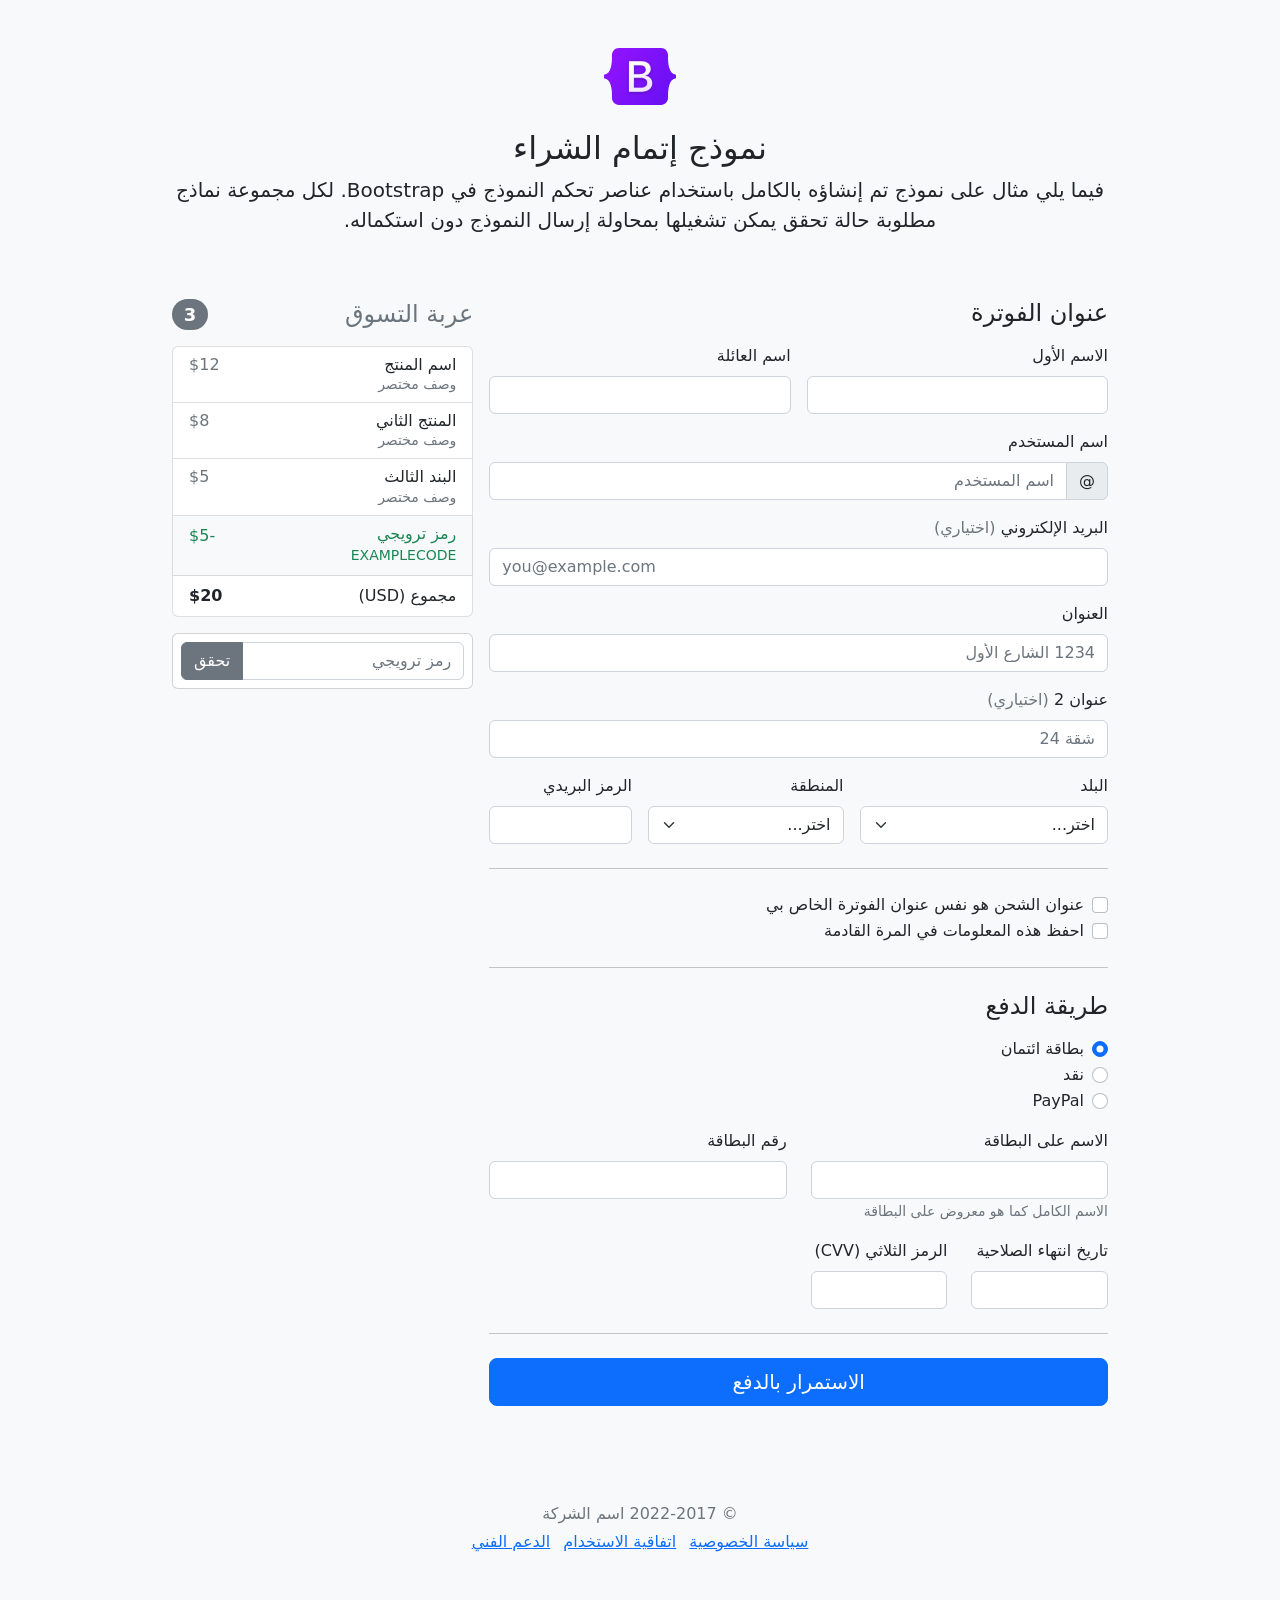
<file: lib/bootstrap-5.2.3-examples/checkout-rtl/index.html>
<!doctype html>
<html lang="ar" dir="rtl">
  <head>
    <meta charset="utf-8">
    <meta name="viewport" content="width=device-width, initial-scale=1">
    <meta name="description" content="">
    <meta name="author" content="Mark Otto, Jacob Thornton, and Bootstrap contributors">
    <meta name="generator" content="Hugo 0.104.2">
    <title>مثال إتمام الشراء · Bootstrap v5.2</title>

    <link rel="canonical" href="https://getbootstrap.com/docs/5.2/examples/checkout-rtl/">

    

    

<link href="../assets/dist/css/bootstrap.rtl.min.css" rel="stylesheet">

    <style>
      .bd-placeholder-img {
        font-size: 1.125rem;
        text-anchor: middle;
        -webkit-user-select: none;
        -moz-user-select: none;
        user-select: none;
      }

      @media (min-width: 768px) {
        .bd-placeholder-img-lg {
          font-size: 3.5rem;
        }
      }

      .b-example-divider {
        height: 3rem;
        background-color: rgba(0, 0, 0, .1);
        border: solid rgba(0, 0, 0, .15);
        border-width: 1px 0;
        box-shadow: inset 0 .5em 1.5em rgba(0, 0, 0, .1), inset 0 .125em .5em rgba(0, 0, 0, .15);
      }

      .b-example-vr {
        flex-shrink: 0;
        width: 1.5rem;
        height: 100vh;
      }

      .bi {
        vertical-align: -.125em;
        fill: currentColor;
      }

      .nav-scroller {
        position: relative;
        z-index: 2;
        height: 2.75rem;
        overflow-y: hidden;
      }

      .nav-scroller .nav {
        display: flex;
        flex-wrap: nowrap;
        padding-bottom: 1rem;
        margin-top: -1px;
        overflow-x: auto;
        text-align: center;
        white-space: nowrap;
        -webkit-overflow-scrolling: touch;
      }
    </style>

    
    <!-- Custom styles for this template -->
    <link href="../checkout/form-validation.css" rel="stylesheet">
  </head>
  <body class="bg-light">
    
<div class="container">
  <main>
    <div class="py-5 text-center">
      <img class="d-block mx-auto mb-4" src="../assets/brand/bootstrap-logo.svg" alt="" width="72" height="57">
      <h2>نموذج إتمام الشراء</h2>
      <p class="lead">فيما يلي مثال على نموذج تم إنشاؤه بالكامل باستخدام عناصر تحكم النموذج في Bootstrap. لكل مجموعة نماذج مطلوبة حالة تحقق يمكن تشغيلها بمحاولة إرسال النموذج دون استكماله.</p>
    </div>

    <div class="row g-3">
      <div class="col-md-5 col-lg-4 order-md-last">
        <h4 class="d-flex justify-content-between align-items-center mb-3">
          <span class="text-muted">عربة التسوق</span>
          <span class="badge bg-secondary rounded-pill">3</span>
        </h4>
        <ul class="list-group mb-3">
          <li class="list-group-item d-flex justify-content-between lh-sm">
            <div>
              <h6 class="my-0">اسم المنتج</h6>
              <small class="text-muted">وصف مختصر</small>
            </div>
            <span class="text-muted">$12</span>
          </li>
          <li class="list-group-item d-flex justify-content-between lh-sm">
            <div>
              <h6 class="my-0">المنتج الثاني</h6>
              <small class="text-muted">وصف مختصر</small>
            </div>
            <span class="text-muted">$8</span>
          </li>
          <li class="list-group-item d-flex justify-content-between lh-sm">
            <div>
              <h6 class="my-0">البند الثالث</h6>
              <small class="text-muted">وصف مختصر</small>
            </div>
            <span class="text-muted">$5</span>
          </li>
          <li class="list-group-item d-flex justify-content-between bg-light">
            <div class="text-success">
              <h6 class="my-0">رمز ترويجي</h6>
              <small>EXAMPLECODE</small>
            </div>
            <span class="text-success">-$5</span>
          </li>
          <li class="list-group-item d-flex justify-content-between">
            <span>مجموع (USD)</span>
            <strong>$20</strong>
          </li>
        </ul>

        <form class="card p-2">
          <div class="input-group">
            <input type="text" class="form-control" placeholder="رمز ترويجي">
            <button type="submit" class="btn btn-secondary">تحقق</button>
          </div>
        </form>
      </div>
      <div class="col-md-7 col-lg-8">
        <h4 class="mb-3">عنوان الفوترة</h4>
        <form class="needs-validation" novalidate>
          <div class="row g-3">
            <div class="col-sm-6">
              <label for="firstName" class="form-label">الاسم الأول</label>
              <input type="text" class="form-control" id="firstName" placeholder="" value="" required>
              <div class="invalid-feedback">
                يرجى إدخال اسم أول صحيح.
              </div>
            </div>

            <div class="col-sm-6">
              <label for="lastName" class="form-label">اسم العائلة</label>
              <input type="text" class="form-control" id="lastName" placeholder="" value="" required>
              <div class="invalid-feedback">
                يرجى إدخال اسم عائلة صحيح.
              </div>
            </div>

            <div class="col-12">
              <label for="username" class="form-label">اسم المستخدم</label>
              <div class="input-group has-validation">
                <span class="input-group-text">@</span>
                <input type="text" class="form-control" id="username" placeholder="اسم المستخدم" required>
              <div class="invalid-feedback">
                اسم المستخدم الخاص بك مطلوب.
                </div>
              </div>
            </div>

            <div class="col-12">
              <label for="email" class="form-label">البريد الإلكتروني <span class="text-muted">(اختياري)</span></label>
              <input type="email" class="form-control" id="email" placeholder="you@example.com">
              <div class="invalid-feedback">
                يرجى إدخال عنوان بريد إلكتروني صحيح لتصلكم تحديثات الشحن.
              </div>
            </div>

            <div class="col-12">
              <label for="address" class="form-label">العنوان</label>
              <input type="text" class="form-control" id="address" placeholder="1234 الشارع الأول" required>
              <div class="invalid-feedback">
                يرجى إدخال عنوان الشحن الخاص بك.
              </div>
            </div>

            <div class="col-12">
              <label for="address2" class="form-label">عنوان 2 <span class="text-muted">(اختياري)</span></label>
              <input type="text" class="form-control" id="address2" placeholder="شقة 24">
            </div>

            <div class="col-md-5">
              <label for="country" class="form-label">البلد</label>
              <select class="form-select" id="country" required>
                <option value="">اختر...</option>
                <option>الولايات المتحدة الأمريكية</option>
              </select>
              <div class="invalid-feedback">
                يرجى اختيار بلد صحيح.
              </div>
            </div>

            <div class="col-md-4">
              <label for="state" class="form-label">المنطقة</label>
              <select class="form-select" id="state" required>
                <option value="">اختر...</option>
                <option>كاليفورنيا</option>
              </select>
              <div class="invalid-feedback">
                يرجى اختيار اسم منطقة صحيح.
              </div>
            </div>

            <div class="col-md-3">
              <label for="zip" class="form-label">الرمز البريدي</label>
              <input type="text" class="form-control" id="zip" placeholder="" required>
              <div class="invalid-feedback">
                الرمز البريدي مطلوب.
              </div>
            </div>
          </div>

          <hr class="my-4">

          <div class="form-check">
            <input type="checkbox" class="form-check-input" id="same-address">
            <label class="form-check-label" for="same-address">عنوان الشحن هو نفس عنوان الفوترة الخاص بي</label>
          </div>

          <div class="form-check">
            <input type="checkbox" class="form-check-input" id="save-info">
            <label class="form-check-label" for="save-info">احفظ هذه المعلومات في المرة القادمة</label>
          </div>

          <hr class="my-4">

          <h4 class="mb-3">طريقة الدفع</h4>

          <div class="my-3">
            <div class="form-check">
              <input id="credit" name="paymentMethod" type="radio" class="form-check-input" checked required>
              <label class="form-check-label" for="credit">بطاقة ائتمان</label>
            </div>
            <div class="form-check">
              <input id="cash" name="paymentMethod" type="radio" class="form-check-input" required>
              <label class="form-check-label" for="cash">نقد</label>
            </div>
            <div class="form-check">
              <input id="paypal" name="paymentMethod" type="radio" class="form-check-input" required>
              <label class="form-check-label" for="paypal">PayPal</label>
            </div>
          </div>

          <div class="row gy-3">
            <div class="col-md-6">
              <label for="cc-name" class="form-label">الاسم على البطاقة</label>
              <input type="text" class="form-control" id="cc-name" placeholder="" required>
              <small class="text-muted">الاسم الكامل كما هو معروض على البطاقة</small>
              <div class="invalid-feedback">
                الاسم على البطاقة مطلوب
              </div>
            </div>

            <div class="col-md-6">
              <label for="cc-number" class="form-label">رقم البطاقة</label>
              <input type="text" class="form-control" id="cc-number" placeholder="" required>
              <div class="invalid-feedback">
                رقم بطاقة الائتمان مطلوب
              </div>
            </div>

            <div class="col-md-3">
              <label for="cc-expiration" class="form-label">تاريخ انتهاء الصلاحية</label>
              <input type="text" class="form-control" id="cc-expiration" placeholder="" required>
              <div class="invalid-feedback">
                تاريخ انتهاء الصلاحية مطلوب
              </div>
            </div>

            <div class="col-md-3">
              <label for="cc-cvv" class="form-label">الرمز الثلاثي (CVV)</label>
              <input type="text" class="form-control" id="cc-cvv" placeholder="" required>
              <div class="invalid-feedback">
                رمز الحماية مطلوب
              </div>
            </div>
          </div>

          <hr class="my-4">

          <button class="w-100 btn btn-primary btn-lg" type="submit">الاستمرار بالدفع</button>
        </form>
      </div>
    </div>
  </main>
  <footer class="my-5 pt-5 text-muted text-center text-small">
    <p class="mb-1">&copy; 2022-2017 اسم الشركة</p>
    <ul class="list-inline">
      <li class="list-inline-item"><a href="#">سياسة الخصوصية</a></li>
      <li class="list-inline-item"><a href="#">اتفاقية الاستخدام</a></li>
      <li class="list-inline-item"><a href="#">الدعم الفني</a></li>
    </ul>
  </footer>
</div>


    <script src="../assets/dist/js/bootstrap.bundle.min.js"></script>

      <script src="../checkout/form-validation.js"></script>
  </body>
</html>
</file>
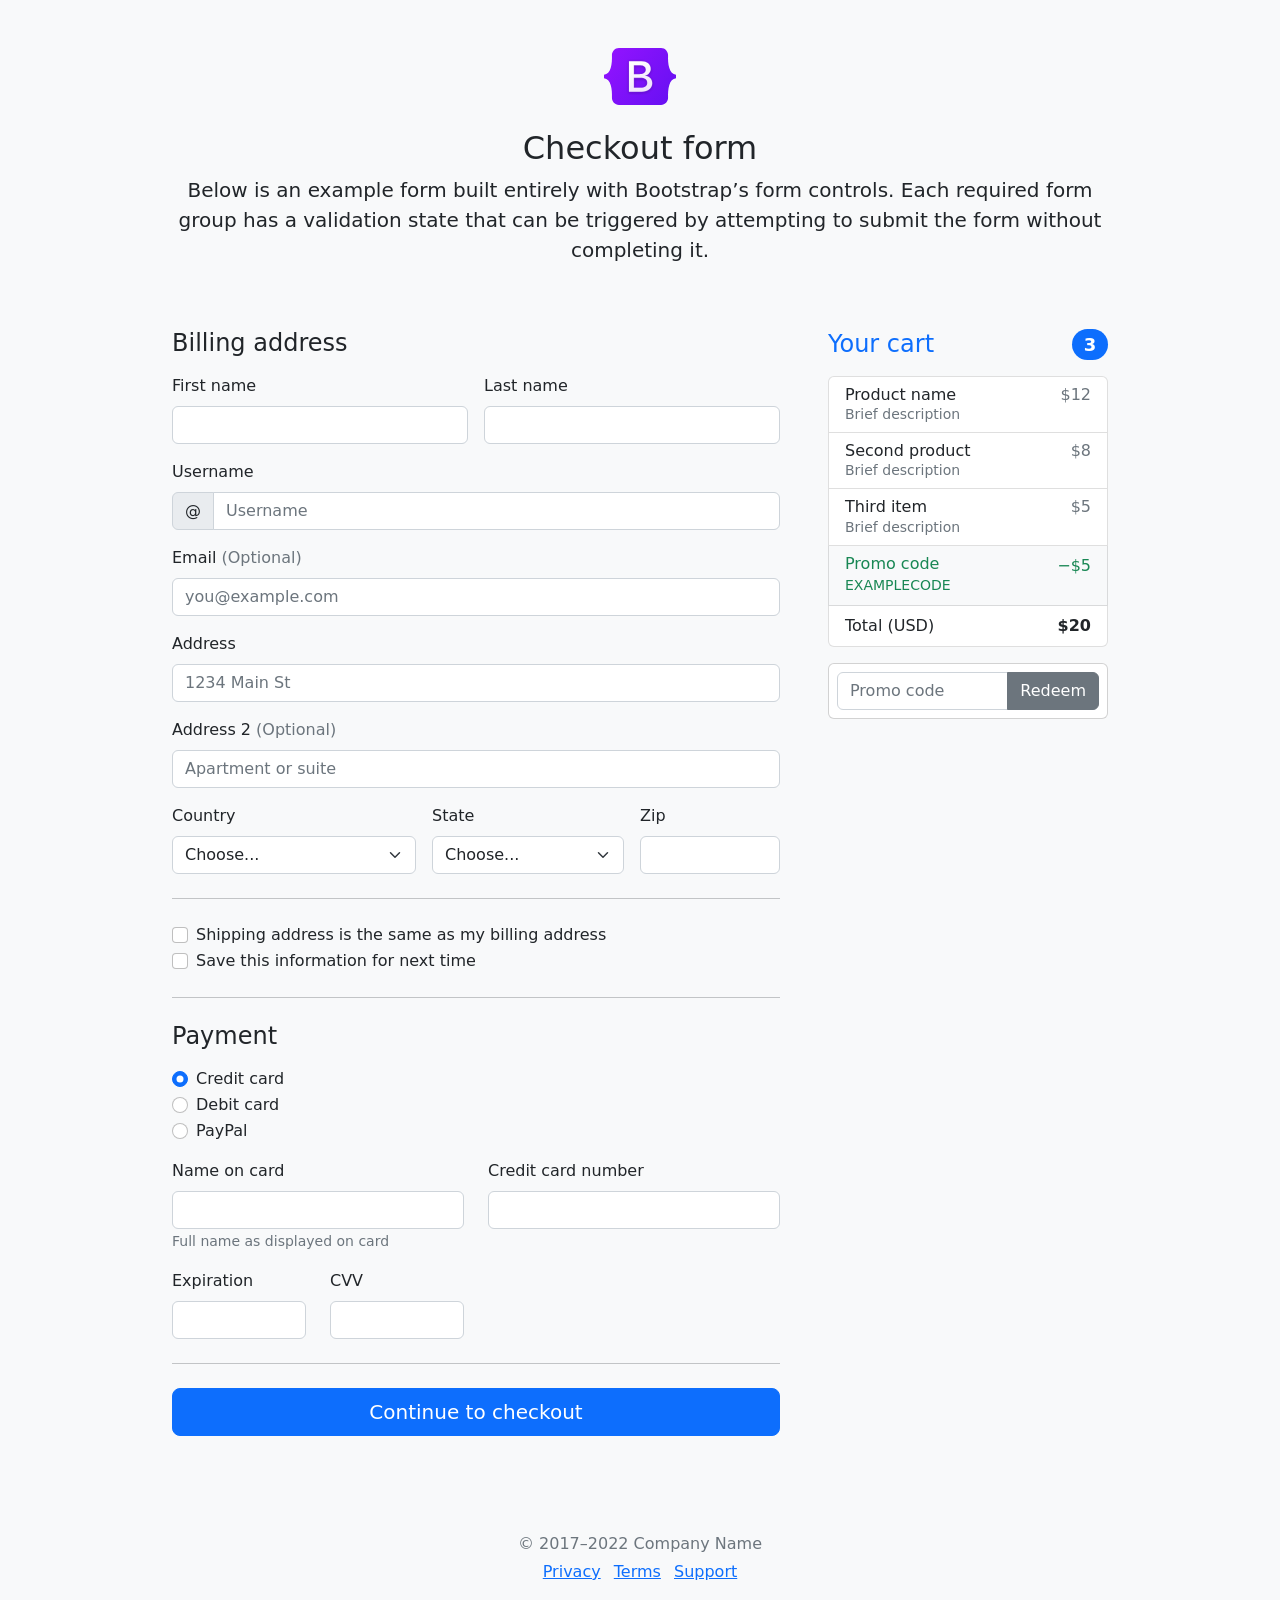
<file: lib/bootstrap-5.2.3-examples/checkout/index.html>
<!doctype html>
<html lang="en">
  <head>
    <meta charset="utf-8">
    <meta name="viewport" content="width=device-width, initial-scale=1">
    <meta name="description" content="">
    <meta name="author" content="Mark Otto, Jacob Thornton, and Bootstrap contributors">
    <meta name="generator" content="Hugo 0.104.2">
    <title>Checkout example · Bootstrap v5.2</title>

    <link rel="canonical" href="https://getbootstrap.com/docs/5.2/examples/checkout/">

    

    

<link href="../assets/dist/css/bootstrap.min.css" rel="stylesheet">

    <style>
      .bd-placeholder-img {
        font-size: 1.125rem;
        text-anchor: middle;
        -webkit-user-select: none;
        -moz-user-select: none;
        user-select: none;
      }

      @media (min-width: 768px) {
        .bd-placeholder-img-lg {
          font-size: 3.5rem;
        }
      }

      .b-example-divider {
        height: 3rem;
        background-color: rgba(0, 0, 0, .1);
        border: solid rgba(0, 0, 0, .15);
        border-width: 1px 0;
        box-shadow: inset 0 .5em 1.5em rgba(0, 0, 0, .1), inset 0 .125em .5em rgba(0, 0, 0, .15);
      }

      .b-example-vr {
        flex-shrink: 0;
        width: 1.5rem;
        height: 100vh;
      }

      .bi {
        vertical-align: -.125em;
        fill: currentColor;
      }

      .nav-scroller {
        position: relative;
        z-index: 2;
        height: 2.75rem;
        overflow-y: hidden;
      }

      .nav-scroller .nav {
        display: flex;
        flex-wrap: nowrap;
        padding-bottom: 1rem;
        margin-top: -1px;
        overflow-x: auto;
        text-align: center;
        white-space: nowrap;
        -webkit-overflow-scrolling: touch;
      }
    </style>

    
    <!-- Custom styles for this template -->
    <link href="form-validation.css" rel="stylesheet">
  </head>
  <body class="bg-light">
    
<div class="container">
  <main>
    <div class="py-5 text-center">
      <img class="d-block mx-auto mb-4" src="../assets/brand/bootstrap-logo.svg" alt="" width="72" height="57">
      <h2>Checkout form</h2>
      <p class="lead">Below is an example form built entirely with Bootstrap’s form controls. Each required form group has a validation state that can be triggered by attempting to submit the form without completing it.</p>
    </div>

    <div class="row g-5">
      <div class="col-md-5 col-lg-4 order-md-last">
        <h4 class="d-flex justify-content-between align-items-center mb-3">
          <span class="text-primary">Your cart</span>
          <span class="badge bg-primary rounded-pill">3</span>
        </h4>
        <ul class="list-group mb-3">
          <li class="list-group-item d-flex justify-content-between lh-sm">
            <div>
              <h6 class="my-0">Product name</h6>
              <small class="text-muted">Brief description</small>
            </div>
            <span class="text-muted">$12</span>
          </li>
          <li class="list-group-item d-flex justify-content-between lh-sm">
            <div>
              <h6 class="my-0">Second product</h6>
              <small class="text-muted">Brief description</small>
            </div>
            <span class="text-muted">$8</span>
          </li>
          <li class="list-group-item d-flex justify-content-between lh-sm">
            <div>
              <h6 class="my-0">Third item</h6>
              <small class="text-muted">Brief description</small>
            </div>
            <span class="text-muted">$5</span>
          </li>
          <li class="list-group-item d-flex justify-content-between bg-light">
            <div class="text-success">
              <h6 class="my-0">Promo code</h6>
              <small>EXAMPLECODE</small>
            </div>
            <span class="text-success">−$5</span>
          </li>
          <li class="list-group-item d-flex justify-content-between">
            <span>Total (USD)</span>
            <strong>$20</strong>
          </li>
        </ul>

        <form class="card p-2">
          <div class="input-group">
            <input type="text" class="form-control" placeholder="Promo code">
            <button type="submit" class="btn btn-secondary">Redeem</button>
          </div>
        </form>
      </div>
      <div class="col-md-7 col-lg-8">
        <h4 class="mb-3">Billing address</h4>
        <form class="needs-validation" novalidate>
          <div class="row g-3">
            <div class="col-sm-6">
              <label for="firstName" class="form-label">First name</label>
              <input type="text" class="form-control" id="firstName" placeholder="" value="" required>
              <div class="invalid-feedback">
                Valid first name is required.
              </div>
            </div>

            <div class="col-sm-6">
              <label for="lastName" class="form-label">Last name</label>
              <input type="text" class="form-control" id="lastName" placeholder="" value="" required>
              <div class="invalid-feedback">
                Valid last name is required.
              </div>
            </div>

            <div class="col-12">
              <label for="username" class="form-label">Username</label>
              <div class="input-group has-validation">
                <span class="input-group-text">@</span>
                <input type="text" class="form-control" id="username" placeholder="Username" required>
              <div class="invalid-feedback">
                  Your username is required.
                </div>
              </div>
            </div>

            <div class="col-12">
              <label for="email" class="form-label">Email <span class="text-muted">(Optional)</span></label>
              <input type="email" class="form-control" id="email" placeholder="you@example.com">
              <div class="invalid-feedback">
                Please enter a valid email address for shipping updates.
              </div>
            </div>

            <div class="col-12">
              <label for="address" class="form-label">Address</label>
              <input type="text" class="form-control" id="address" placeholder="1234 Main St" required>
              <div class="invalid-feedback">
                Please enter your shipping address.
              </div>
            </div>

            <div class="col-12">
              <label for="address2" class="form-label">Address 2 <span class="text-muted">(Optional)</span></label>
              <input type="text" class="form-control" id="address2" placeholder="Apartment or suite">
            </div>

            <div class="col-md-5">
              <label for="country" class="form-label">Country</label>
              <select class="form-select" id="country" required>
                <option value="">Choose...</option>
                <option>United States</option>
              </select>
              <div class="invalid-feedback">
                Please select a valid country.
              </div>
            </div>

            <div class="col-md-4">
              <label for="state" class="form-label">State</label>
              <select class="form-select" id="state" required>
                <option value="">Choose...</option>
                <option>California</option>
              </select>
              <div class="invalid-feedback">
                Please provide a valid state.
              </div>
            </div>

            <div class="col-md-3">
              <label for="zip" class="form-label">Zip</label>
              <input type="text" class="form-control" id="zip" placeholder="" required>
              <div class="invalid-feedback">
                Zip code required.
              </div>
            </div>
          </div>

          <hr class="my-4">

          <div class="form-check">
            <input type="checkbox" class="form-check-input" id="same-address">
            <label class="form-check-label" for="same-address">Shipping address is the same as my billing address</label>
          </div>

          <div class="form-check">
            <input type="checkbox" class="form-check-input" id="save-info">
            <label class="form-check-label" for="save-info">Save this information for next time</label>
          </div>

          <hr class="my-4">

          <h4 class="mb-3">Payment</h4>

          <div class="my-3">
            <div class="form-check">
              <input id="credit" name="paymentMethod" type="radio" class="form-check-input" checked required>
              <label class="form-check-label" for="credit">Credit card</label>
            </div>
            <div class="form-check">
              <input id="debit" name="paymentMethod" type="radio" class="form-check-input" required>
              <label class="form-check-label" for="debit">Debit card</label>
            </div>
            <div class="form-check">
              <input id="paypal" name="paymentMethod" type="radio" class="form-check-input" required>
              <label class="form-check-label" for="paypal">PayPal</label>
            </div>
          </div>

          <div class="row gy-3">
            <div class="col-md-6">
              <label for="cc-name" class="form-label">Name on card</label>
              <input type="text" class="form-control" id="cc-name" placeholder="" required>
              <small class="text-muted">Full name as displayed on card</small>
              <div class="invalid-feedback">
                Name on card is required
              </div>
            </div>

            <div class="col-md-6">
              <label for="cc-number" class="form-label">Credit card number</label>
              <input type="text" class="form-control" id="cc-number" placeholder="" required>
              <div class="invalid-feedback">
                Credit card number is required
              </div>
            </div>

            <div class="col-md-3">
              <label for="cc-expiration" class="form-label">Expiration</label>
              <input type="text" class="form-control" id="cc-expiration" placeholder="" required>
              <div class="invalid-feedback">
                Expiration date required
              </div>
            </div>

            <div class="col-md-3">
              <label for="cc-cvv" class="form-label">CVV</label>
              <input type="text" class="form-control" id="cc-cvv" placeholder="" required>
              <div class="invalid-feedback">
                Security code required
              </div>
            </div>
          </div>

          <hr class="my-4">

          <button class="w-100 btn btn-primary btn-lg" type="submit">Continue to checkout</button>
        </form>
      </div>
    </div>
  </main>

  <footer class="my-5 pt-5 text-muted text-center text-small">
    <p class="mb-1">&copy; 2017–2022 Company Name</p>
    <ul class="list-inline">
      <li class="list-inline-item"><a href="#">Privacy</a></li>
      <li class="list-inline-item"><a href="#">Terms</a></li>
      <li class="list-inline-item"><a href="#">Support</a></li>
    </ul>
  </footer>
</div>


    <script src="../assets/dist/js/bootstrap.bundle.min.js"></script>

      <script src="form-validation.js"></script>
  </body>
</html>
</file>
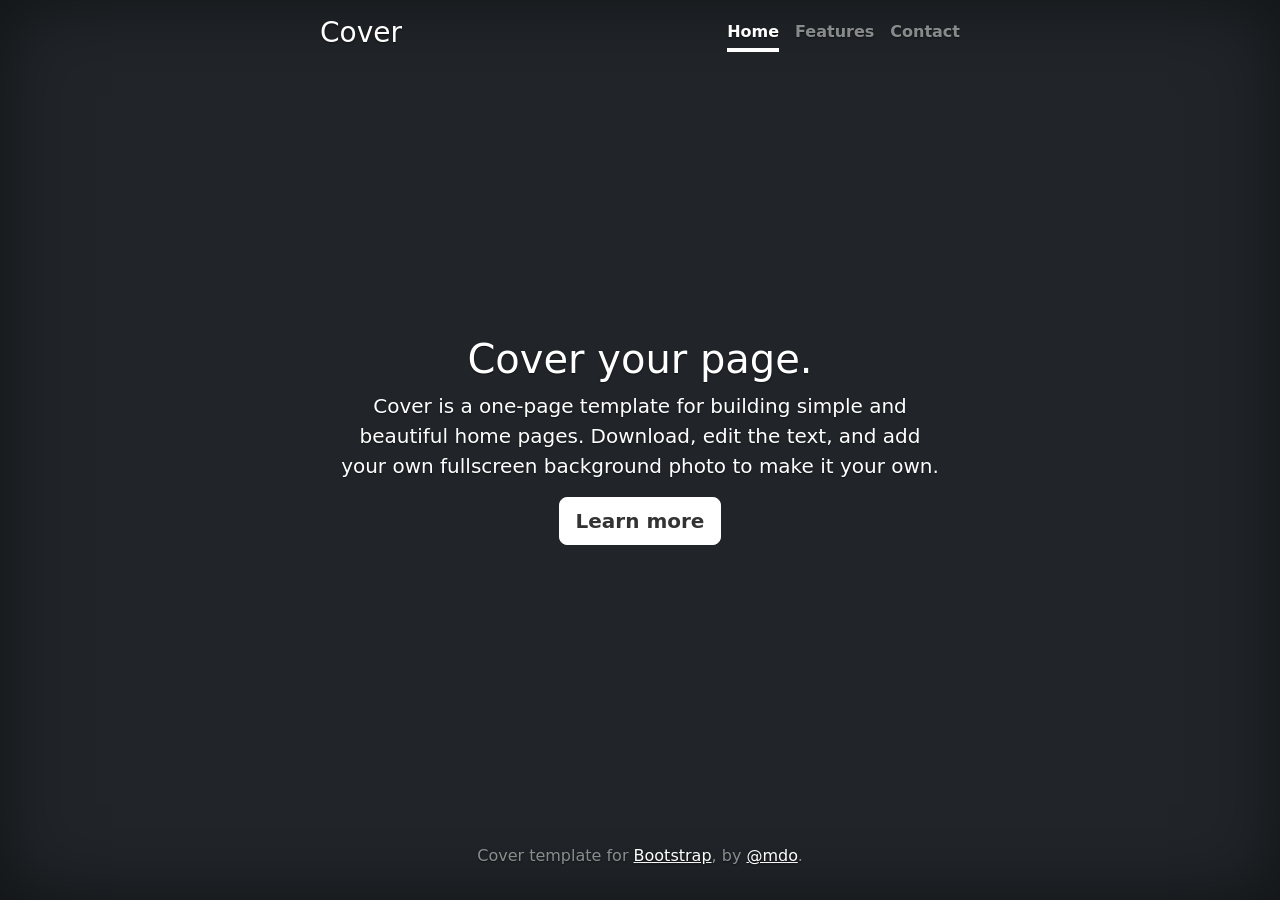
<file: lib/bootstrap-5.2.3-examples/cover/index.html>
<!doctype html>
<html lang="en" class="h-100">
  <head>
    <meta charset="utf-8">
    <meta name="viewport" content="width=device-width, initial-scale=1">
    <meta name="description" content="">
    <meta name="author" content="Mark Otto, Jacob Thornton, and Bootstrap contributors">
    <meta name="generator" content="Hugo 0.104.2">
    <title>Cover Template · Bootstrap v5.2</title>

    <link rel="canonical" href="https://getbootstrap.com/docs/5.2/examples/cover/">

    

    

<link href="../assets/dist/css/bootstrap.min.css" rel="stylesheet">

    <style>
      .bd-placeholder-img {
        font-size: 1.125rem;
        text-anchor: middle;
        -webkit-user-select: none;
        -moz-user-select: none;
        user-select: none;
      }

      @media (min-width: 768px) {
        .bd-placeholder-img-lg {
          font-size: 3.5rem;
        }
      }

      .b-example-divider {
        height: 3rem;
        background-color: rgba(0, 0, 0, .1);
        border: solid rgba(0, 0, 0, .15);
        border-width: 1px 0;
        box-shadow: inset 0 .5em 1.5em rgba(0, 0, 0, .1), inset 0 .125em .5em rgba(0, 0, 0, .15);
      }

      .b-example-vr {
        flex-shrink: 0;
        width: 1.5rem;
        height: 100vh;
      }

      .bi {
        vertical-align: -.125em;
        fill: currentColor;
      }

      .nav-scroller {
        position: relative;
        z-index: 2;
        height: 2.75rem;
        overflow-y: hidden;
      }

      .nav-scroller .nav {
        display: flex;
        flex-wrap: nowrap;
        padding-bottom: 1rem;
        margin-top: -1px;
        overflow-x: auto;
        text-align: center;
        white-space: nowrap;
        -webkit-overflow-scrolling: touch;
      }
    </style>

    
    <!-- Custom styles for this template -->
    <link href="cover.css" rel="stylesheet">
  </head>
  <body class="d-flex h-100 text-center text-bg-dark">
    
<div class="cover-container d-flex w-100 h-100 p-3 mx-auto flex-column">
  <header class="mb-auto">
    <div>
      <h3 class="float-md-start mb-0">Cover</h3>
      <nav class="nav nav-masthead justify-content-center float-md-end">
        <a class="nav-link fw-bold py-1 px-0 active" aria-current="page" href="#">Home</a>
        <a class="nav-link fw-bold py-1 px-0" href="#">Features</a>
        <a class="nav-link fw-bold py-1 px-0" href="#">Contact</a>
      </nav>
    </div>
  </header>

  <main class="px-3">
    <h1>Cover your page.</h1>
    <p class="lead">Cover is a one-page template for building simple and beautiful home pages. Download, edit the text, and add your own fullscreen background photo to make it your own.</p>
    <p class="lead">
      <a href="#" class="btn btn-lg btn-secondary fw-bold border-white bg-white">Learn more</a>
    </p>
  </main>

  <footer class="mt-auto text-white-50">
    <p>Cover template for <a href="https://getbootstrap.com/" class="text-white">Bootstrap</a>, by <a href="https://twitter.com/mdo" class="text-white">@mdo</a>.</p>
  </footer>
</div>


    
  </body>
</html>
</file>
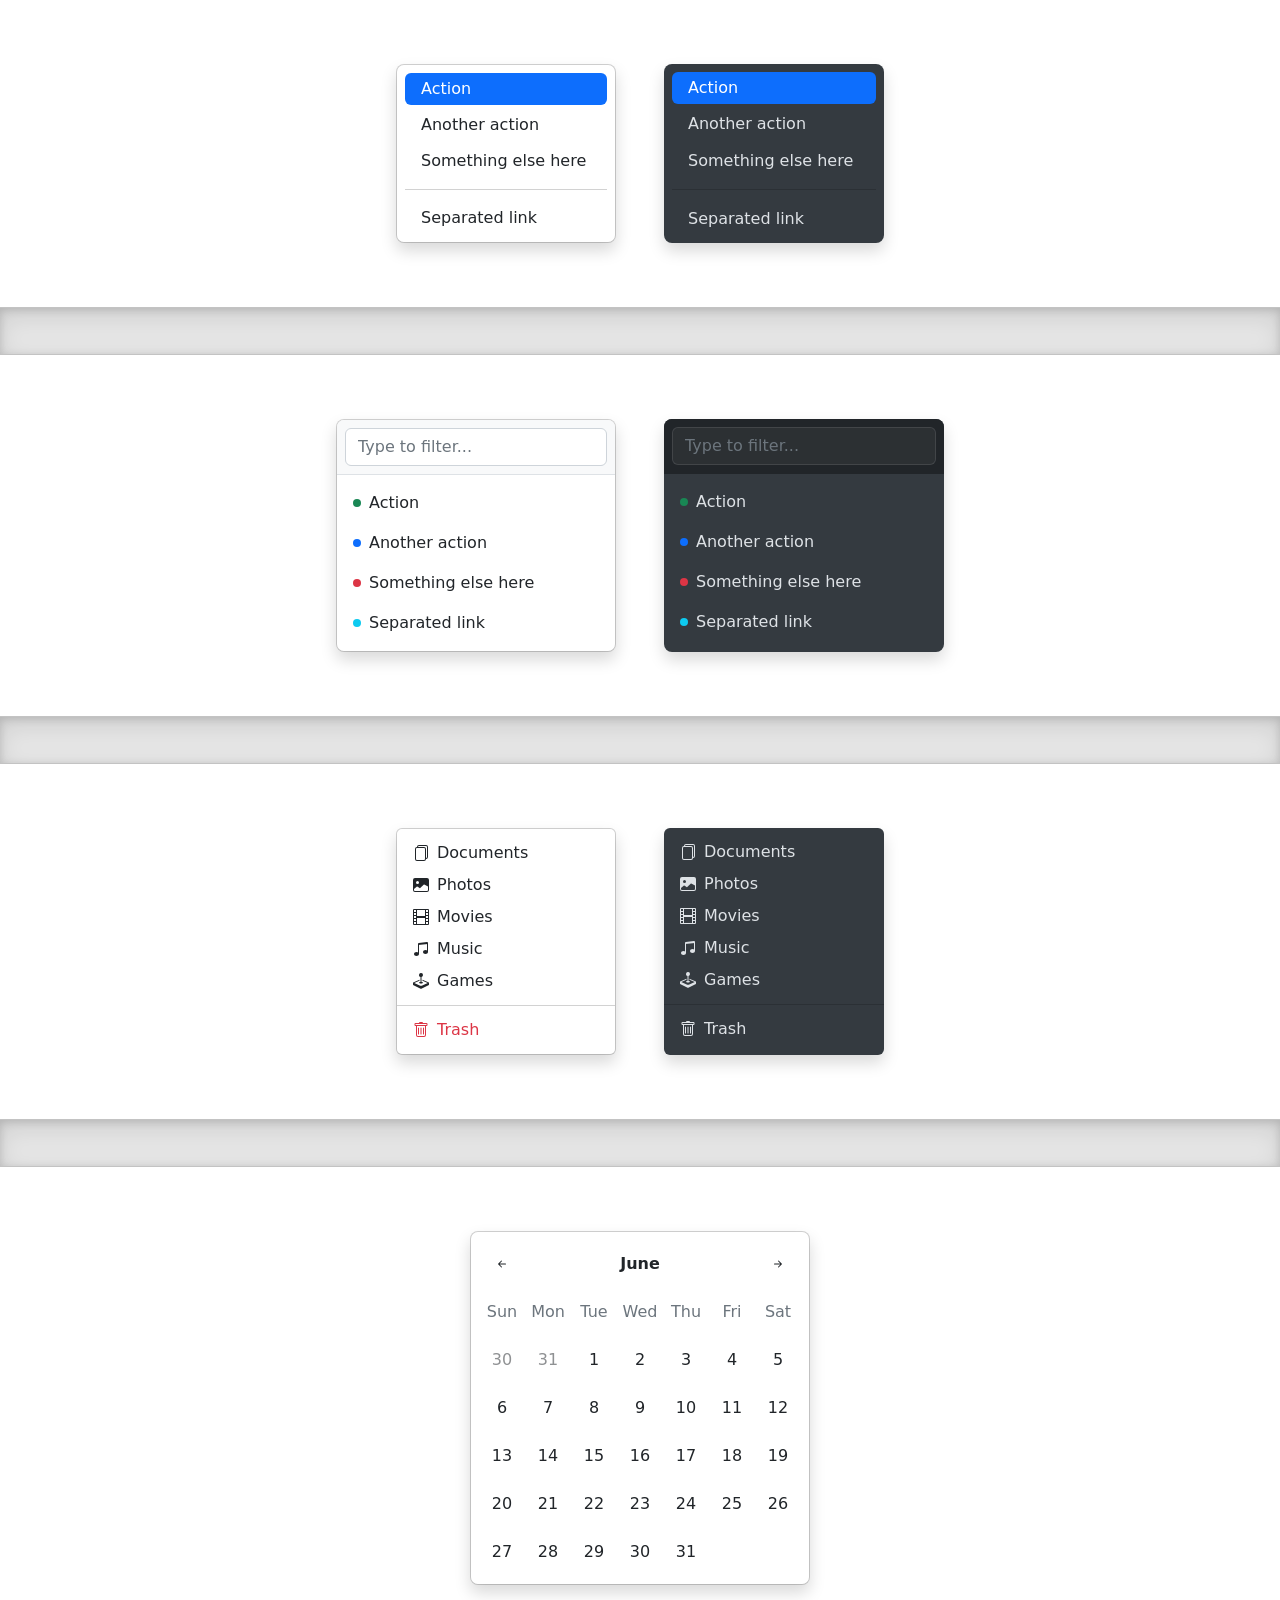
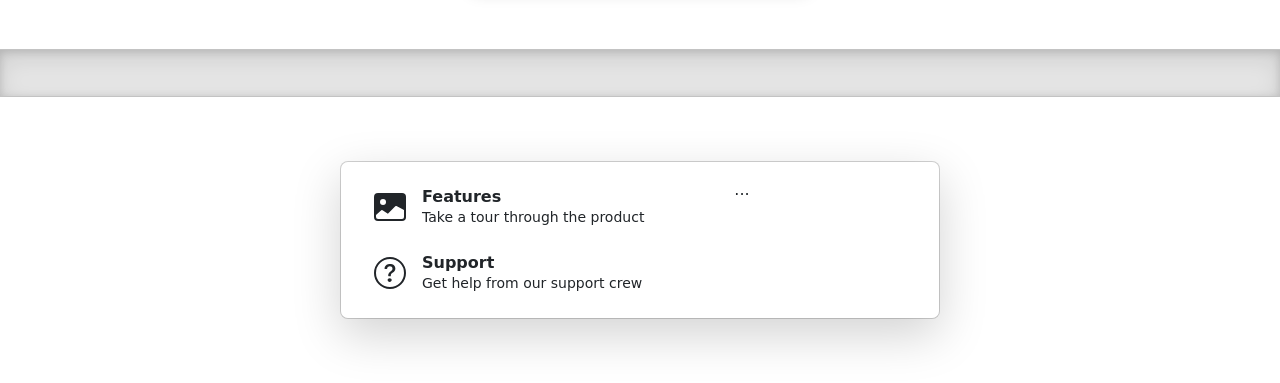
<file: lib/bootstrap-5.2.3-examples/dropdowns/index.html>
<!doctype html>
<html lang="en">
  <head>
    <meta charset="utf-8">
    <meta name="viewport" content="width=device-width, initial-scale=1">
    <meta name="description" content="">
    <meta name="author" content="Mark Otto, Jacob Thornton, and Bootstrap contributors">
    <meta name="generator" content="Hugo 0.104.2">
    <title>Dropdowns · Bootstrap v5.2</title>

    <link rel="canonical" href="https://getbootstrap.com/docs/5.2/examples/dropdowns/">

    

    

<link href="../assets/dist/css/bootstrap.min.css" rel="stylesheet">

    <style>
      .bd-placeholder-img {
        font-size: 1.125rem;
        text-anchor: middle;
        -webkit-user-select: none;
        -moz-user-select: none;
        user-select: none;
      }

      @media (min-width: 768px) {
        .bd-placeholder-img-lg {
          font-size: 3.5rem;
        }
      }

      .b-example-divider {
        height: 3rem;
        background-color: rgba(0, 0, 0, .1);
        border: solid rgba(0, 0, 0, .15);
        border-width: 1px 0;
        box-shadow: inset 0 .5em 1.5em rgba(0, 0, 0, .1), inset 0 .125em .5em rgba(0, 0, 0, .15);
      }

      .b-example-vr {
        flex-shrink: 0;
        width: 1.5rem;
        height: 100vh;
      }

      .bi {
        vertical-align: -.125em;
        fill: currentColor;
      }

      .nav-scroller {
        position: relative;
        z-index: 2;
        height: 2.75rem;
        overflow-y: hidden;
      }

      .nav-scroller .nav {
        display: flex;
        flex-wrap: nowrap;
        padding-bottom: 1rem;
        margin-top: -1px;
        overflow-x: auto;
        text-align: center;
        white-space: nowrap;
        -webkit-overflow-scrolling: touch;
      }
    </style>

    
    <!-- Custom styles for this template -->
    <link href="dropdowns.css" rel="stylesheet">
  </head>
  <body>
    
<svg xmlns="http://www.w3.org/2000/svg" style="display: none;">
  <symbol id="bootstrap" viewBox="0 0 118 94">
    <title>Bootstrap</title>
    <path fill-rule="evenodd" clip-rule="evenodd" d="M24.509 0c-6.733 0-11.715 5.893-11.492 12.284.214 6.14-.064 14.092-2.066 20.577C8.943 39.365 5.547 43.485 0 44.014v5.972c5.547.529 8.943 4.649 10.951 11.153 2.002 6.485 2.28 14.437 2.066 20.577C12.794 88.106 17.776 94 24.51 94H93.5c6.733 0 11.714-5.893 11.491-12.284-.214-6.14.064-14.092 2.066-20.577 2.009-6.504 5.396-10.624 10.943-11.153v-5.972c-5.547-.529-8.934-4.649-10.943-11.153-2.002-6.484-2.28-14.437-2.066-20.577C105.214 5.894 100.233 0 93.5 0H24.508zM80 57.863C80 66.663 73.436 72 62.543 72H44a2 2 0 01-2-2V24a2 2 0 012-2h18.437c9.083 0 15.044 4.92 15.044 12.474 0 5.302-4.01 10.049-9.119 10.88v.277C75.317 46.394 80 51.21 80 57.863zM60.521 28.34H49.948v14.934h8.905c6.884 0 10.68-2.772 10.68-7.727 0-4.643-3.264-7.207-9.012-7.207zM49.948 49.2v16.458H60.91c7.167 0 10.964-2.876 10.964-8.281 0-5.406-3.903-8.178-11.425-8.178H49.948z"></path>
  </symbol>

  <symbol id="exclamation-triangle-fill" viewBox="0 0 16 16">
    <path d="M8.982 1.566a1.13 1.13 0 0 0-1.96 0L.165 13.233c-.457.778.091 1.767.98 1.767h13.713c.889 0 1.438-.99.98-1.767L8.982 1.566zM8 5c.535 0 .954.462.9.995l-.35 3.507a.552.552 0 0 1-1.1 0L7.1 5.995A.905.905 0 0 1 8 5zm.002 6a1 1 0 1 1 0 2 1 1 0 0 1 0-2z"/>
  </symbol>

  <symbol id="check2" viewBox="0 0 16 16">
    <path d="M13.854 3.646a.5.5 0 0 1 0 .708l-7 7a.5.5 0 0 1-.708 0l-3.5-3.5a.5.5 0 1 1 .708-.708L6.5 10.293l6.646-6.647a.5.5 0 0 1 .708 0z"/>
  </symbol>

  <symbol id="check2-circle" viewBox="0 0 16 16">
    <path d="M2.5 8a5.5 5.5 0 0 1 8.25-4.764.5.5 0 0 0 .5-.866A6.5 6.5 0 1 0 14.5 8a.5.5 0 0 0-1 0 5.5 5.5 0 1 1-11 0z"/>
    <path d="M15.354 3.354a.5.5 0 0 0-.708-.708L8 9.293 5.354 6.646a.5.5 0 1 0-.708.708l3 3a.5.5 0 0 0 .708 0l7-7z"/>
  </symbol>

  <symbol id="bookmark-star" viewBox="0 0 16 16">
    <path d="M7.84 4.1a.178.178 0 0 1 .32 0l.634 1.285a.178.178 0 0 0 .134.098l1.42.206c.145.021.204.2.098.303L9.42 6.993a.178.178 0 0 0-.051.158l.242 1.414a.178.178 0 0 1-.258.187l-1.27-.668a.178.178 0 0 0-.165 0l-1.27.668a.178.178 0 0 1-.257-.187l.242-1.414a.178.178 0 0 0-.05-.158l-1.03-1.001a.178.178 0 0 1 .098-.303l1.42-.206a.178.178 0 0 0 .134-.098L7.84 4.1z"/>
    <path d="M2 2a2 2 0 0 1 2-2h8a2 2 0 0 1 2 2v13.5a.5.5 0 0 1-.777.416L8 13.101l-5.223 2.815A.5.5 0 0 1 2 15.5V2zm2-1a1 1 0 0 0-1 1v12.566l4.723-2.482a.5.5 0 0 1 .554 0L13 14.566V2a1 1 0 0 0-1-1H4z"/>
  </symbol>

  <symbol id="grid-fill" viewBox="0 0 16 16">
    <path d="M1 2.5A1.5 1.5 0 0 1 2.5 1h3A1.5 1.5 0 0 1 7 2.5v3A1.5 1.5 0 0 1 5.5 7h-3A1.5 1.5 0 0 1 1 5.5v-3zm8 0A1.5 1.5 0 0 1 10.5 1h3A1.5 1.5 0 0 1 15 2.5v3A1.5 1.5 0 0 1 13.5 7h-3A1.5 1.5 0 0 1 9 5.5v-3zm-8 8A1.5 1.5 0 0 1 2.5 9h3A1.5 1.5 0 0 1 7 10.5v3A1.5 1.5 0 0 1 5.5 15h-3A1.5 1.5 0 0 1 1 13.5v-3zm8 0A1.5 1.5 0 0 1 10.5 9h3a1.5 1.5 0 0 1 1.5 1.5v3a1.5 1.5 0 0 1-1.5 1.5h-3A1.5 1.5 0 0 1 9 13.5v-3z"/>
  </symbol>

  <symbol id="stars" viewBox="0 0 16 16">
    <path d="M7.657 6.247c.11-.33.576-.33.686 0l.645 1.937a2.89 2.89 0 0 0 1.829 1.828l1.936.645c.33.11.33.576 0 .686l-1.937.645a2.89 2.89 0 0 0-1.828 1.829l-.645 1.936a.361.361 0 0 1-.686 0l-.645-1.937a2.89 2.89 0 0 0-1.828-1.828l-1.937-.645a.361.361 0 0 1 0-.686l1.937-.645a2.89 2.89 0 0 0 1.828-1.828l.645-1.937zM3.794 1.148a.217.217 0 0 1 .412 0l.387 1.162c.173.518.579.924 1.097 1.097l1.162.387a.217.217 0 0 1 0 .412l-1.162.387A1.734 1.734 0 0 0 4.593 5.69l-.387 1.162a.217.217 0 0 1-.412 0L3.407 5.69A1.734 1.734 0 0 0 2.31 4.593l-1.162-.387a.217.217 0 0 1 0-.412l1.162-.387A1.734 1.734 0 0 0 3.407 2.31l.387-1.162zM10.863.099a.145.145 0 0 1 .274 0l.258.774c.115.346.386.617.732.732l.774.258a.145.145 0 0 1 0 .274l-.774.258a1.156 1.156 0 0 0-.732.732l-.258.774a.145.145 0 0 1-.274 0l-.258-.774a1.156 1.156 0 0 0-.732-.732L9.1 2.137a.145.145 0 0 1 0-.274l.774-.258c.346-.115.617-.386.732-.732L10.863.1z"/>
  </symbol>

  <symbol id="film" viewBox="0 0 16 16">
    <path d="M0 1a1 1 0 0 1 1-1h14a1 1 0 0 1 1 1v14a1 1 0 0 1-1 1H1a1 1 0 0 1-1-1V1zm4 0v6h8V1H4zm8 8H4v6h8V9zM1 1v2h2V1H1zm2 3H1v2h2V4zM1 7v2h2V7H1zm2 3H1v2h2v-2zm-2 3v2h2v-2H1zM15 1h-2v2h2V1zm-2 3v2h2V4h-2zm2 3h-2v2h2V7zm-2 3v2h2v-2h-2zm2 3h-2v2h2v-2z"/>
  </symbol>

  <symbol id="joystick" viewBox="0 0 16 16">
    <path d="M10 2a2 2 0 0 1-1.5 1.937v5.087c.863.083 1.5.377 1.5.726 0 .414-.895.75-2 .75s-2-.336-2-.75c0-.35.637-.643 1.5-.726V3.937A2 2 0 1 1 10 2z"/>
    <path d="M0 9.665v1.717a1 1 0 0 0 .553.894l6.553 3.277a2 2 0 0 0 1.788 0l6.553-3.277a1 1 0 0 0 .553-.894V9.665c0-.1-.06-.19-.152-.23L9.5 6.715v.993l5.227 2.178a.125.125 0 0 1 .001.23l-5.94 2.546a2 2 0 0 1-1.576 0l-5.94-2.546a.125.125 0 0 1 .001-.23L6.5 7.708l-.013-.988L.152 9.435a.25.25 0 0 0-.152.23z"/>
  </symbol>

  <symbol id="music-note-beamed" viewBox="0 0 16 16">
    <path d="M6 13c0 1.105-1.12 2-2.5 2S1 14.105 1 13c0-1.104 1.12-2 2.5-2s2.5.896 2.5 2zm9-2c0 1.105-1.12 2-2.5 2s-2.5-.895-2.5-2 1.12-2 2.5-2 2.5.895 2.5 2z"/>
    <path fill-rule="evenodd" d="M14 11V2h1v9h-1zM6 3v10H5V3h1z"/>
    <path d="M5 2.905a1 1 0 0 1 .9-.995l8-.8a1 1 0 0 1 1.1.995V3L5 4V2.905z"/>
  </symbol>

  <symbol id="files" viewBox="0 0 16 16">
    <path d="M13 0H6a2 2 0 0 0-2 2 2 2 0 0 0-2 2v10a2 2 0 0 0 2 2h7a2 2 0 0 0 2-2 2 2 0 0 0 2-2V2a2 2 0 0 0-2-2zm0 13V4a2 2 0 0 0-2-2H5a1 1 0 0 1 1-1h7a1 1 0 0 1 1 1v10a1 1 0 0 1-1 1zM3 4a1 1 0 0 1 1-1h7a1 1 0 0 1 1 1v10a1 1 0 0 1-1 1H4a1 1 0 0 1-1-1V4z"/>
  </symbol>

  <symbol id="image-fill" viewBox="0 0 16 16">
    <path d="M.002 3a2 2 0 0 1 2-2h12a2 2 0 0 1 2 2v10a2 2 0 0 1-2 2h-12a2 2 0 0 1-2-2V3zm1 9v1a1 1 0 0 0 1 1h12a1 1 0 0 0 1-1V9.5l-3.777-1.947a.5.5 0 0 0-.577.093l-3.71 3.71-2.66-1.772a.5.5 0 0 0-.63.062L1.002 12zm5-6.5a1.5 1.5 0 1 0-3 0 1.5 1.5 0 0 0 3 0z"/>
  </symbol>

  <symbol id="trash" viewBox="0 0 16 16">
    <path d="M5.5 5.5A.5.5 0 0 1 6 6v6a.5.5 0 0 1-1 0V6a.5.5 0 0 1 .5-.5zm2.5 0a.5.5 0 0 1 .5.5v6a.5.5 0 0 1-1 0V6a.5.5 0 0 1 .5-.5zm3 .5a.5.5 0 0 0-1 0v6a.5.5 0 0 0 1 0V6z"/>
    <path fill-rule="evenodd" d="M14.5 3a1 1 0 0 1-1 1H13v9a2 2 0 0 1-2 2H5a2 2 0 0 1-2-2V4h-.5a1 1 0 0 1-1-1V2a1 1 0 0 1 1-1H6a1 1 0 0 1 1-1h2a1 1 0 0 1 1 1h3.5a1 1 0 0 1 1 1v1zM4.118 4 4 4.059V13a1 1 0 0 0 1 1h6a1 1 0 0 0 1-1V4.059L11.882 4H4.118zM2.5 3V2h11v1h-11z"/>
  </symbol>

  <symbol id="question-circle" viewBox="0 0 16 16">
    <path d="M8 15A7 7 0 1 1 8 1a7 7 0 0 1 0 14zm0 1A8 8 0 1 0 8 0a8 8 0 0 0 0 16z"/>
    <path d="M5.255 5.786a.237.237 0 0 0 .241.247h.825c.138 0 .248-.113.266-.25.09-.656.54-1.134 1.342-1.134.686 0 1.314.343 1.314 1.168 0 .635-.374.927-.965 1.371-.673.489-1.206 1.06-1.168 1.987l.003.217a.25.25 0 0 0 .25.246h.811a.25.25 0 0 0 .25-.25v-.105c0-.718.273-.927 1.01-1.486.609-.463 1.244-.977 1.244-2.056 0-1.511-1.276-2.241-2.673-2.241-1.267 0-2.655.59-2.75 2.286zm1.557 5.763c0 .533.425.927 1.01.927.609 0 1.028-.394 1.028-.927 0-.552-.42-.94-1.029-.94-.584 0-1.009.388-1.009.94z"/>
  </symbol>

  <symbol id="arrow-left-short" viewBox="0 0 16 16">
    <path fill-rule="evenodd" d="M12 8a.5.5 0 0 1-.5.5H5.707l2.147 2.146a.5.5 0 0 1-.708.708l-3-3a.5.5 0 0 1 0-.708l3-3a.5.5 0 1 1 .708.708L5.707 7.5H11.5a.5.5 0 0 1 .5.5z"/>
  </symbol>

  <symbol id="arrow-right-short" viewBox="0 0 16 16">
    <path fill-rule="evenodd" d="M4 8a.5.5 0 0 1 .5-.5h5.793L8.146 5.354a.5.5 0 1 1 .708-.708l3 3a.5.5 0 0 1 0 .708l-3 3a.5.5 0 0 1-.708-.708L10.293 8.5H4.5A.5.5 0 0 1 4 8z"/>
  </symbol>
</svg>

<div class="d-flex gap-5 justify-content-center">
  <ul class="dropdown-menu position-static d-grid gap-1 p-2 rounded-3 mx-0 shadow w-220px">
    <li><a class="dropdown-item rounded-2 active" href="#">Action</a></li>
    <li><a class="dropdown-item rounded-2" href="#">Another action</a></li>
    <li><a class="dropdown-item rounded-2" href="#">Something else here</a></li>
    <li><hr class="dropdown-divider"></li>
    <li><a class="dropdown-item rounded-2" href="#">Separated link</a></li>
  </ul>
  <ul class="dropdown-menu dropdown-menu-dark position-static d-grid gap-1 p-2 rounded-3 mx-0 border-0 shadow w-220px">
    <li><a class="dropdown-item rounded-2 active" href="#">Action</a></li>
    <li><a class="dropdown-item rounded-2" href="#">Another action</a></li>
    <li><a class="dropdown-item rounded-2" href="#">Something else here</a></li>
    <li><hr class="dropdown-divider"></li>
    <li><a class="dropdown-item rounded-2" href="#">Separated link</a></li>
  </ul>
</div>

<div class="b-example-divider"></div>

<div class="d-flex gap-5 justify-content-center">
  <div class="dropdown-menu d-block position-static pt-0 mx-0 rounded-3 shadow overflow-hidden w-280px">
    <form class="p-2 mb-2 bg-light border-bottom">
      <input type="search" class="form-control" autocomplete="false" placeholder="Type to filter...">
    </form>
    <ul class="list-unstyled mb-0">
      <li><a class="dropdown-item d-flex align-items-center gap-2 py-2" href="#">
        <span class="d-inline-block bg-success rounded-circle p-1"></span>
        Action
      </a></li>
      <li><a class="dropdown-item d-flex align-items-center gap-2 py-2" href="#">
        <span class="d-inline-block bg-primary rounded-circle p-1"></span>
        Another action
      </a></li>
      <li><a class="dropdown-item d-flex align-items-center gap-2 py-2" href="#">
        <span class="d-inline-block bg-danger rounded-circle p-1"></span>
        Something else here
      </a></li>
      <li><a class="dropdown-item d-flex align-items-center gap-2 py-2" href="#">
        <span class="d-inline-block bg-info rounded-circle p-1"></span>
        Separated link
      </a></li>
    </ul>
  </div>

  <div class="dropdown-menu dropdown-menu-dark d-block position-static border-0 pt-0 mx-0 rounded-3 shadow overflow-hidden w-280px">
    <form class="p-2 mb-2 bg-dark border-bottom border-dark">
      <input type="search" class="form-control form-control-dark" autocomplete="false" placeholder="Type to filter...">
    </form>
    <ul class="list-unstyled mb-0">
      <li><a class="dropdown-item d-flex align-items-center gap-2 py-2" href="#">
        <span class="d-inline-block bg-success rounded-circle p-1"></span>
        Action
      </a></li>
      <li><a class="dropdown-item d-flex align-items-center gap-2 py-2" href="#">
        <span class="d-inline-block bg-primary rounded-circle p-1"></span>
        Another action
      </a></li>
      <li><a class="dropdown-item d-flex align-items-center gap-2 py-2" href="#">
        <span class="d-inline-block bg-danger rounded-circle p-1"></span>
        Something else here
      </a></li>
      <li><a class="dropdown-item d-flex align-items-center gap-2 py-2" href="#">
        <span class="d-inline-block bg-info rounded-circle p-1"></span>
        Separated link
      </a></li>
    </ul>
  </div>
</div>

<div class="b-example-divider"></div>

<div class="d-flex gap-5 justify-content-center">
  <ul class="dropdown-menu d-block position-static mx-0 shadow w-220px">
    <li>
      <a class="dropdown-item d-flex gap-2 align-items-center" href="#">
        <svg class="bi" width="16" height="16"><use xlink:href="#files"/></svg>
        Documents
      </a>
    </li>
    <li>
      <a class="dropdown-item d-flex gap-2 align-items-center" href="#">
        <svg class="bi" width="16" height="16"><use xlink:href="#image-fill"/></svg>
        Photos
      </a>
    </li>
    <li>
      <a class="dropdown-item d-flex gap-2 align-items-center" href="#">
        <svg class="bi" width="16" height="16"><use xlink:href="#film"/></svg>
        Movies
      </a>
    </li>
    <li>
      <a class="dropdown-item d-flex gap-2 align-items-center" href="#">
        <svg class="bi" width="16" height="16"><use xlink:href="#music-note-beamed"/></svg>
        Music
      </a>
    </li>
    <li>
      <a class="dropdown-item d-flex gap-2 align-items-center" href="#">
        <svg class="bi" width="16" height="16"><use xlink:href="#joystick"/></svg>
        Games
      </a>
    </li>
    <li><hr class="dropdown-divider"></li>
    <li>
      <a class="dropdown-item dropdown-item-danger d-flex gap-2 align-items-center" href="#">
        <svg class="bi" width="16" height="16"><use xlink:href="#trash"/></svg>
        Trash
      </a>
    </li>
  </ul>
  <ul class="dropdown-menu dropdown-menu-dark d-block position-static mx-0 border-0 shadow w-220px">
    <li>
      <a class="dropdown-item d-flex gap-2 align-items-center" href="#">
        <svg class="bi" width="16" height="16"><use xlink:href="#files"/></svg>
        Documents
      </a>
    </li>
    <li>
      <a class="dropdown-item d-flex gap-2 align-items-center" href="#">
        <svg class="bi" width="16" height="16"><use xlink:href="#image-fill"/></svg>
        Photos
      </a>
    </li>
    <li>
      <a class="dropdown-item d-flex gap-2 align-items-center" href="#">
        <svg class="bi" width="16" height="16"><use xlink:href="#film"/></svg>
        Movies
      </a>
    </li>
    <li>
      <a class="dropdown-item d-flex gap-2 align-items-center" href="#">
        <svg class="bi" width="16" height="16"><use xlink:href="#music-note-beamed"/></svg>
        Music
      </a>
    </li>
    <li>
      <a class="dropdown-item d-flex gap-2 align-items-center" href="#">
        <svg class="bi" width="16" height="16"><use xlink:href="#joystick"/></svg>
        Games
      </a>
    </li>
    <li><hr class="dropdown-divider"></li>
    <li>
      <a class="dropdown-item d-flex gap-2 align-items-center" href="#">
        <svg class="bi" width="16" height="16"><use xlink:href="#trash"/></svg>
        Trash
      </a>
    </li>
  </ul>
</div>

<div class="b-example-divider"></div>

<div class="dropdown-menu d-block position-static p-2 shadow rounded-3 w-340px">
  <div class="d-grid gap-1">
    <div class="cal">
      <div class="cal-month">
        <button class="btn cal-btn" type="button">
          <svg class="bi" width="16" height="16"><use xlink:href="#arrow-left-short"/></svg>
        </button>
        <strong class="cal-month-name">June</strong>
        <select class="form-select cal-month-name d-none">
          <option value="January">January</option>
          <option value="February">February</option>
          <option value="March">March</option>
          <option value="April">April</option>
          <option value="May">May</option>
          <option selected value="June">June</option>
          <option value="July">July</option>
          <option value="August">August</option>
          <option value="September">September</option>
          <option value="October">October</option>
          <option value="November">November</option>
          <option value="December">December</option>
        </select>
        <button class="btn cal-btn" type="button">
          <svg class="bi" width="16" height="16"><use xlink:href="#arrow-right-short"/></svg>
        </button>
      </div>
      <div class="cal-weekdays text-muted">
        <div class="cal-weekday">Sun</div>
        <div class="cal-weekday">Mon</div>
        <div class="cal-weekday">Tue</div>
        <div class="cal-weekday">Wed</div>
        <div class="cal-weekday">Thu</div>
        <div class="cal-weekday">Fri</div>
        <div class="cal-weekday">Sat</div>
      </div>
      <div class="cal-days">
        <button class="btn cal-btn" disabled type="button">30</button>
        <button class="btn cal-btn" disabled type="button">31</button>

        <button class="btn cal-btn" type="button">1</button>
        <button class="btn cal-btn" type="button">2</button>
        <button class="btn cal-btn" type="button">3</button>
        <button class="btn cal-btn" type="button">4</button>
        <button class="btn cal-btn" type="button">5</button>
        <button class="btn cal-btn" type="button">6</button>
        <button class="btn cal-btn" type="button">7</button>

        <button class="btn cal-btn" type="button">8</button>
        <button class="btn cal-btn" type="button">9</button>
        <button class="btn cal-btn" type="button">10</button>
        <button class="btn cal-btn" type="button">11</button>
        <button class="btn cal-btn" type="button">12</button>
        <button class="btn cal-btn" type="button">13</button>
        <button class="btn cal-btn" type="button">14</button>

        <button class="btn cal-btn" type="button">15</button>
        <button class="btn cal-btn" type="button">16</button>
        <button class="btn cal-btn" type="button">17</button>
        <button class="btn cal-btn" type="button">18</button>
        <button class="btn cal-btn" type="button">19</button>
        <button class="btn cal-btn" type="button">20</button>
        <button class="btn cal-btn" type="button">21</button>

        <button class="btn cal-btn" type="button">22</button>
        <button class="btn cal-btn" type="button">23</button>
        <button class="btn cal-btn" type="button">24</button>
        <button class="btn cal-btn" type="button">25</button>
        <button class="btn cal-btn" type="button">26</button>
        <button class="btn cal-btn" type="button">27</button>
        <button class="btn cal-btn" type="button">28</button>

        <button class="btn cal-btn" type="button">29</button>
        <button class="btn cal-btn" type="button">30</button>
        <button class="btn cal-btn" type="button">31</button>
      </div>
    </div>
  </div>
</div>

<div class="b-example-divider"></div>

<div class="dropdown-menu position-static d-flex align-items-stretch p-3 rounded-3 shadow-lg w-600px">
  <nav class="d-grid gap-2 col-8">
    <a href="#" class="btn btn-hover-light rounded-2 d-flex align-items-center gap-3 py-2 px-3 lh-sm text-start">
      <svg class="bi" width="32" height="32"><use xlink:href="#image-fill"/></svg>
      <div>
        <strong class="d-block">Features</strong>
        <small>Take a tour through the product</small>
      </div>
    </a>
    <a href="#" class="btn btn-hover-light rounded-2 d-flex align-items-center gap-3 py-2 px-3 lh-sm text-start">
      <svg class="bi" width="32" height="32"><use xlink:href="#question-circle"/></svg>
      <div>
        <strong class="d-block">Support</strong>
        <small>Get help from our support crew</small>
      </div>
    </a>
  </nav>
  <div class="col-4">
    ...
  </div>
</div>


    <script src="../assets/dist/js/bootstrap.bundle.min.js"></script>

      
  </body>
</html>
</file>
<file: lib/bootstrap-5.2.3-examples/blog/blog.rtl.css>
/* stylelint-disable selector-list-comma-newline-after */

.blog-header {
  border-bottom: 1px solid #e5e5e5;
}

.blog-header-logo {
  font-family: Amiri, Georgia, "Times New Roman", serif;
  font-size: 2.25rem;
}

.blog-header-logo:hover {
  text-decoration: none;
}

h1, h2, h3, h4, h5, h6 {
  font-family: Amiri, Georgia, "Times New Roman", serif;
}

.display-4 {
  font-size: 2.5rem;
}
@media (min-width: 768px) {
  .display-4 {
    font-size: 3rem;
  }
}

.flex-auto {
  flex: 0 0 auto;
}

.h-250 { height: 250px; }
@media (min-width: 768px) {
  .h-md-250 { height: 250px; }
}

/* Pagination */
.blog-pagination {
  margin-bottom: 4rem;
}

/*
 * Blog posts
 */
.blog-post {
  margin-bottom: 4rem;
}
.blog-post-title {
  font-size: 2.5rem;
}
.blog-post-meta {
  margin-bottom: 1.25rem;
  color: #727272;
}

/*
 * Footer
 */
.blog-footer {
  padding: 2.5rem 0;
  color: #727272;
  text-align: center;
  background-color: #f9f9f9;
  border-top: .05rem solid #e5e5e5;
}
.blog-footer p:last-child {
  margin-bottom: 0;
}
</file>
<file: lib/bootstrap-5.2.3-examples/blog/blog.css>
/* stylelint-disable selector-list-comma-newline-after */

.blog-header {
  border-bottom: 1px solid #e5e5e5;
}

.blog-header-logo {
  font-family: "Playfair Display", Georgia, "Times New Roman", serif/*rtl:Amiri, Georgia, "Times New Roman", serif*/;
  font-size: 2.25rem;
}

.blog-header-logo:hover {
  text-decoration: none;
}

h1, h2, h3, h4, h5, h6 {
  font-family: "Playfair Display", Georgia, "Times New Roman", serif/*rtl:Amiri, Georgia, "Times New Roman", serif*/;
}

.display-4 {
  font-size: 2.5rem;
}
@media (min-width: 768px) {
  .display-4 {
    font-size: 3rem;
  }
}

.flex-auto {
  flex: 0 0 auto;
}

.h-250 { height: 250px; }
@media (min-width: 768px) {
  .h-md-250 { height: 250px; }
}

/* Pagination */
.blog-pagination {
  margin-bottom: 4rem;
}

/*
 * Blog posts
 */
.blog-post {
  margin-bottom: 4rem;
}
.blog-post-title {
  font-size: 2.5rem;
}
.blog-post-meta {
  margin-bottom: 1.25rem;
  color: #727272;
}

/*
 * Footer
 */
.blog-footer {
  padding: 2.5rem 0;
  color: #727272;
  text-align: center;
  background-color: #f9f9f9;
  border-top: .05rem solid #e5e5e5;
}
.blog-footer p:last-child {
  margin-bottom: 0;
}
</file>
<file: lib/bootstrap-5.2.3-examples/carousel/carousel.rtl.css>
/* GLOBAL STYLES
-------------------------------------------------- */
/* Padding below the footer and lighter body text */

body {
  padding-top: 3rem;
  padding-bottom: 3rem;
  color: #5a5a5a;
}


/* CUSTOMIZE THE CAROUSEL
-------------------------------------------------- */

/* Carousel base class */
.carousel {
  margin-bottom: 4rem;
}
/* Since positioning the image, we need to help out the caption */
.carousel-caption {
  bottom: 3rem;
  z-index: 10;
}

/* Declare heights because of positioning of img element */
.carousel-item {
  height: 32rem;
}


/* MARKETING CONTENT
-------------------------------------------------- */

/* Center align the text within the three columns below the carousel */
.marketing .col-lg-4 {
  margin-bottom: 1.5rem;
  text-align: center;
}
.marketing .col-lg-4 p {
  margin-right: .75rem;
  margin-left: .75rem;
}


/* Featurettes
------------------------- */

.featurette-divider {
  margin: 5rem 0; /* Space out the Bootstrap <hr> more */
}

/* Thin out the marketing headings */

/* RESPONSIVE CSS
-------------------------------------------------- */

@media (min-width: 40em) {
  /* Bump up size of carousel content */
  .carousel-caption p {
    margin-bottom: 1.25rem;
    font-size: 1.25rem;
    line-height: 1.4;
  }

  .featurette-heading {
    font-size: 50px;
  }
}

@media (min-width: 62em) {
  .featurette-heading {
    margin-top: 7rem;
  }
}
</file>
<file: lib/bootstrap-5.2.3-examples/carousel/carousel.css>
/* GLOBAL STYLES
-------------------------------------------------- */
/* Padding below the footer and lighter body text */

body {
  padding-top: 3rem;
  padding-bottom: 3rem;
  color: #5a5a5a;
}


/* CUSTOMIZE THE CAROUSEL
-------------------------------------------------- */

/* Carousel base class */
.carousel {
  margin-bottom: 4rem;
}
/* Since positioning the image, we need to help out the caption */
.carousel-caption {
  bottom: 3rem;
  z-index: 10;
}

/* Declare heights because of positioning of img element */
.carousel-item {
  height: 32rem;
}


/* MARKETING CONTENT
-------------------------------------------------- */

/* Center align the text within the three columns below the carousel */
.marketing .col-lg-4 {
  margin-bottom: 1.5rem;
  text-align: center;
}
/* rtl:begin:ignore */
.marketing .col-lg-4 p {
  margin-right: .75rem;
  margin-left: .75rem;
}
/* rtl:end:ignore */


/* Featurettes
------------------------- */

.featurette-divider {
  margin: 5rem 0; /* Space out the Bootstrap <hr> more */
}

/* Thin out the marketing headings */
/* rtl:begin:remove */
.featurette-heading {
  letter-spacing: -.05rem;
}

/* rtl:end:remove */

/* RESPONSIVE CSS
-------------------------------------------------- */

@media (min-width: 40em) {
  /* Bump up size of carousel content */
  .carousel-caption p {
    margin-bottom: 1.25rem;
    font-size: 1.25rem;
    line-height: 1.4;
  }

  .featurette-heading {
    font-size: 50px;
  }
}

@media (min-width: 62em) {
  .featurette-heading {
    margin-top: 7rem;
  }
}
</file>
<file: lib/bootstrap-5.2.3-examples/checkout/form-validation.css>
.container {
  max-width: 960px;
}
</file>
<file: lib/bootstrap-5.2.3-examples/cover/cover.css>
/*
 * Globals
 */


/* Custom default button */
.btn-secondary,
.btn-secondary:hover,
.btn-secondary:focus {
  color: #333;
  text-shadow: none; /* Prevent inheritance from `body` */
}


/*
 * Base structure
 */

body {
  text-shadow: 0 .05rem .1rem rgba(0, 0, 0, .5);
  box-shadow: inset 0 0 5rem rgba(0, 0, 0, .5);
}

.cover-container {
  max-width: 42em;
}


/*
 * Header
 */

.nav-masthead .nav-link {
  color: rgba(255, 255, 255, .5);
  border-bottom: .25rem solid transparent;
}

.nav-masthead .nav-link:hover,
.nav-masthead .nav-link:focus {
  border-bottom-color: rgba(255, 255, 255, .25);
}

.nav-masthead .nav-link + .nav-link {
  margin-left: 1rem;
}

.nav-masthead .active {
  color: #fff;
  border-bottom-color: #fff;
}
</file>
<file: lib/bootstrap-5.2.3-examples/dropdowns/dropdowns.css>
.dropdown-menu {
  margin: 4rem auto;
}

.dropdown-item-danger {
  color: var(--bs-red);
}
.dropdown-item-danger:hover,
.dropdown-item-danger:focus {
  color: #fff;
  background-color: var(--bs-red);
}
.dropdown-item-danger.active {
  background-color: var(--bs-red);
}

.btn-hover-light {
  background-color: var(--bs-white);
}
.btn-hover-light:hover,
.btn-hover-light:focus {
  color: var(--bs-blue);
  background-color: var(--bs-light);
}

.cal-month,
.cal-days,
.cal-weekdays {
  display: grid;
  grid-template-columns: repeat(7, 1fr);
  align-items: center;
}
.cal-month-name {
  grid-column-start: 2;
  grid-column-end: 7;
  text-align: center;
}
.cal-weekday,
.cal-btn {
  display: flex;
  flex-shrink: 0;
  align-items: center;
  justify-content: center;
  height: 3rem;
  padding: 0;
}
.cal-btn:not([disabled]) {
  font-weight: 500;
}
.cal-btn:hover,
.cal-btn:focus {
  background-color: rgba(0, 0, 0, .05);
}
.cal-btn[disabled] {
  border: 0;
  opacity: .5;
}

.form-control-dark {
  background-color: rgba(255, 255, 255, .05);
  border-color: rgba(255, 255, 255, .15);
}


.w-220px {
  width: 220px;
}

.w-280px {
  width: 280px;
}

.w-340px {
  width: 340px;
}

.w-600px {
  width: 600px;
}
</file>
<file: lib/bootstrap-5.2.3-examples/cheatsheet/cheatsheet.rtl.css>
body {
  scroll-behavior: smooth;
}

/**
 * Bootstrap "Journal code" icon
 * @link https://icons.getbootstrap.com/icons/journal-code/
 */
.bd-heading a::before {
  display: inline-block;
  width: 1em;
  height: 1em;
  margin-left: .25rem;
  content: "";
  background-image: url("data:image/svg+xml,%3Csvg xmlns='http://www.w3.org/2000/svg' fill='%25230d6efd' viewBox='0 0 16 16'%3E%3Cpath d='M4 1h8a2 2 0 0 1 2 2v10a2 2 0 0 1-2 2H4a2 2 0 0 1-2-2h1a1 1 0 0 0 1 1h8a1 1 0 0 0 1-1V3a1 1 0 0 0-1-1H4a1 1 0 0 0-1 1H2a2 2 0 0 1 2-2z'/%3E%3Cpath d='M2 5v-.5a.5.5 0 0 1 1 0V5h.5a.5.5 0 0 1 0 1h-2a.5.5 0 0 1 0-1H2zm0 3v-.5a.5.5 0 0 1 1 0V8h.5a.5.5 0 0 1 0 1h-2a.5.5 0 0 1 0-1H2zm0 3v-.5a.5.5 0 0 1 1 0v.5h.5a.5.5 0 0 1 0 1h-2a.5.5 0 0 1 0-1H2z'/%3E%3Cpath fill-rule='evenodd' d='M8.646 5.646a.5.5 0 0 1 .708 0l2 2a.5.5 0 0 1 0 .708l-2 2a.5.5 0 0 1-.708-.708L10.293 8 8.646 6.354a.5.5 0 0 1 0-.708zm-1.292 0a.5.5 0 0 0-.708 0l-2 2a.5.5 0 0 0 0 .708l2 2a.5.5 0 0 0 .708-.708L5.707 8l1.647-1.646a.5.5 0 0 0 0-.708z'/%3E%3C/svg%3E");
  background-size: 1em;
}

/* stylelint-disable-next-line selector-max-universal */
.bd-heading + div > * + * {
  margin-top: 3rem;
}

/* Table of contents */
.bd-aside a {
  padding: .1875rem .5rem;
  margin-top: .125rem;
  margin-right: .3125rem;
  color: rgba(0, 0, 0, .65);
}

.bd-aside a:hover,
.bd-aside a:focus {
  color: rgba(0, 0, 0, .85);
  background-color: rgba(121, 82, 179, .1);
}

.bd-aside .active {
  font-weight: 600;
  color: rgba(0, 0, 0, .85);
}

.bd-aside .btn {
  padding: .25rem .5rem;
  font-weight: 600;
  color: rgba(0, 0, 0, .65);
}

.bd-aside .btn:hover,
.bd-aside .btn:focus {
  color: rgba(0, 0, 0, .85);
  background-color: rgba(121, 82, 179, .1);
}

.bd-aside .btn:focus {
  box-shadow: 0 0 0 1px rgba(121, 82, 179, .7);
}

.bd-aside .btn::before {
  width: 1.25em;
  line-height: 0;
  content: url("data:image/svg+xml,%3csvg xmlns='http://www.w3.org/2000/svg' width='16' height='16' viewBox='0 0 16 16'%3e%3cpath fill='none' stroke='rgba%280,0,0,.5%29' stroke-linecap='round' stroke-linejoin='round' stroke-width='2' d='M5 14l6-6-6-6'/%3e%3c/svg%3e");
  transition: transform .35s ease;
  transform: rotate(180deg) translateX(-2px);
  transform-origin: .5em 50%;
}

.bd-aside .btn[aria-expanded="true"]::before {
  transform: rotate(90deg);
}


/* Examples */
.scrollspy-example {
  height: 200px;
}

[id="modal"] .bd-example .btn,
[id="buttons"] .bd-example .btn,
[id="tooltips"] .bd-example .btn,
[id="popovers"] .bd-example .btn,
[id="dropdowns"] .bd-example .btn-group,
[id="dropdowns"] .bd-example .dropdown,
[id="dropdowns"] .bd-example .dropup,
[id="dropdowns"] .bd-example .dropend,
[id="dropdowns"] .bd-example .dropstart {
  margin: 0 0 1rem 1rem;
}

/* Layout */
@media (min-width: 1200px) {
  body {
    display: grid;
    grid-template-rows: auto;
    grid-template-columns: 1fr 4fr 1fr;
    gap: 1rem;
  }

  .bd-header {
    position: fixed;
    top: 0;
    right: 0;
    left: 0;
    z-index: 1030;
    grid-column: 1 / span 3;
  }

  .bd-aside,
  .bd-cheatsheet {
    padding-top: 4rem;
  }

  /**
   * 1. Too bad only Firefox supports subgrids ATM
   */
  .bd-cheatsheet,
  .bd-cheatsheet section,
  .bd-cheatsheet article {
    display: inherit; /* 1 */
    grid-template-rows: auto;
    grid-template-columns: 1fr 4fr;
    grid-column: 1 / span 2;
    gap: inherit; /* 1 */
  }

  .bd-aside {
    grid-area: 1 / 3;
    scroll-margin-top: 4rem;
  }

  .bd-cheatsheet section,
  .bd-cheatsheet section > h2 {
    top: 2rem;
    scroll-margin-top: 2rem;
  }

  .bd-cheatsheet section > h2::before {
    position: absolute;
    top: 0;
    right: 0;
    bottom: -2rem;
    left: 0;
    z-index: -1;
    content: "";
    background-image: linear-gradient(to bottom, rgba(255, 255, 255, 1) calc(100% - 3rem), rgba(255, 255, 255, .01));
  }

  .bd-cheatsheet article,
  .bd-cheatsheet .bd-heading {
    top: 8rem;
    scroll-margin-top: 8rem;
  }

  .bd-cheatsheet .bd-heading {
    z-index: 1;
  }
}
</file>
<file: lib/bootstrap-5.2.3-examples/cheatsheet/cheatsheet.css>
body {
  scroll-behavior: smooth;
}

/**
 * Bootstrap "Journal code" icon
 * @link https://icons.getbootstrap.com/icons/journal-code/
 */
.bd-heading a::before {
  display: inline-block;
  width: 1em;
  height: 1em;
  margin-right: .25rem;
  content: "";
  background-image: url("data:image/svg+xml,%3Csvg xmlns='http://www.w3.org/2000/svg' fill='%25230d6efd' viewBox='0 0 16 16'%3E%3Cpath d='M4 1h8a2 2 0 0 1 2 2v10a2 2 0 0 1-2 2H4a2 2 0 0 1-2-2h1a1 1 0 0 0 1 1h8a1 1 0 0 0 1-1V3a1 1 0 0 0-1-1H4a1 1 0 0 0-1 1H2a2 2 0 0 1 2-2z'/%3E%3Cpath d='M2 5v-.5a.5.5 0 0 1 1 0V5h.5a.5.5 0 0 1 0 1h-2a.5.5 0 0 1 0-1H2zm0 3v-.5a.5.5 0 0 1 1 0V8h.5a.5.5 0 0 1 0 1h-2a.5.5 0 0 1 0-1H2zm0 3v-.5a.5.5 0 0 1 1 0v.5h.5a.5.5 0 0 1 0 1h-2a.5.5 0 0 1 0-1H2z'/%3E%3Cpath fill-rule='evenodd' d='M8.646 5.646a.5.5 0 0 1 .708 0l2 2a.5.5 0 0 1 0 .708l-2 2a.5.5 0 0 1-.708-.708L10.293 8 8.646 6.354a.5.5 0 0 1 0-.708zm-1.292 0a.5.5 0 0 0-.708 0l-2 2a.5.5 0 0 0 0 .708l2 2a.5.5 0 0 0 .708-.708L5.707 8l1.647-1.646a.5.5 0 0 0 0-.708z'/%3E%3C/svg%3E");
  background-size: 1em;
}

/* stylelint-disable-next-line selector-max-universal */
.bd-heading + div > * + * {
  margin-top: 3rem;
}

/* Table of contents */
.bd-aside a {
  padding: .1875rem .5rem;
  margin-top: .125rem;
  margin-left: .3125rem;
  color: rgba(0, 0, 0, .65);
}

.bd-aside a:hover,
.bd-aside a:focus {
  color: rgba(0, 0, 0, .85);
  background-color: rgba(121, 82, 179, .1);
}

.bd-aside .active {
  font-weight: 600;
  color: rgba(0, 0, 0, .85);
}

.bd-aside .btn {
  padding: .25rem .5rem;
  font-weight: 600;
  color: rgba(0, 0, 0, .65);
}

.bd-aside .btn:hover,
.bd-aside .btn:focus {
  color: rgba(0, 0, 0, .85);
  background-color: rgba(121, 82, 179, .1);
}

.bd-aside .btn:focus {
  box-shadow: 0 0 0 1px rgba(121, 82, 179, .7);
}

.bd-aside .btn::before {
  width: 1.25em;
  line-height: 0;
  content: url("data:image/svg+xml,%3csvg xmlns='http://www.w3.org/2000/svg' width='16' height='16' viewBox='0 0 16 16'%3e%3cpath fill='none' stroke='rgba%280,0,0,.5%29' stroke-linecap='round' stroke-linejoin='round' stroke-width='2' d='M5 14l6-6-6-6'/%3e%3c/svg%3e");
  transition: transform .35s ease;

  /* rtl:raw:
  transform: rotate(180deg) translateX(-2px);
  */
  transform-origin: .5em 50%;
}

.bd-aside .btn[aria-expanded="true"]::before {
  transform: rotate(90deg)/* rtl:ignore */;
}


/* Examples */
.scrollspy-example {
  height: 200px;
}

[id="modal"] .bd-example .btn,
[id="buttons"] .bd-example .btn,
[id="tooltips"] .bd-example .btn,
[id="popovers"] .bd-example .btn,
[id="dropdowns"] .bd-example .btn-group,
[id="dropdowns"] .bd-example .dropdown,
[id="dropdowns"] .bd-example .dropup,
[id="dropdowns"] .bd-example .dropend,
[id="dropdowns"] .bd-example .dropstart {
  margin: 0 1rem 1rem 0;
}

/* Layout */
@media (min-width: 1200px) {
  body {
    display: grid;
    grid-template-rows: auto;
    grid-template-columns: 1fr 4fr 1fr;
    gap: 1rem;
  }

  .bd-header {
    position: fixed;
    top: 0;
    /* rtl:begin:ignore */
    right: 0;
    left: 0;
    /* rtl:end:ignore */
    z-index: 1030;
    grid-column: 1 / span 3;
  }

  .bd-aside,
  .bd-cheatsheet {
    padding-top: 4rem;
  }

  /**
   * 1. Too bad only Firefox supports subgrids ATM
   */
  .bd-cheatsheet,
  .bd-cheatsheet section,
  .bd-cheatsheet article {
    display: inherit; /* 1 */
    grid-template-rows: auto;
    grid-template-columns: 1fr 4fr;
    grid-column: 1 / span 2;
    gap: inherit; /* 1 */
  }

  .bd-aside {
    grid-area: 1 / 3;
    scroll-margin-top: 4rem;
  }

  .bd-cheatsheet section,
  .bd-cheatsheet section > h2 {
    top: 2rem;
    scroll-margin-top: 2rem;
  }

  .bd-cheatsheet section > h2::before {
    position: absolute;
    /* rtl:begin:ignore */
    top: 0;
    right: 0;
    bottom: -2rem;
    left: 0;
    /* rtl:end:ignore */
    z-index: -1;
    content: "";
    background-image: linear-gradient(to bottom, rgba(255, 255, 255, 1) calc(100% - 3rem), rgba(255, 255, 255, .01));
  }

  .bd-cheatsheet article,
  .bd-cheatsheet .bd-heading {
    top: 8rem;
    scroll-margin-top: 8rem;
  }

  .bd-cheatsheet .bd-heading {
    z-index: 1;
  }
}
</file>
